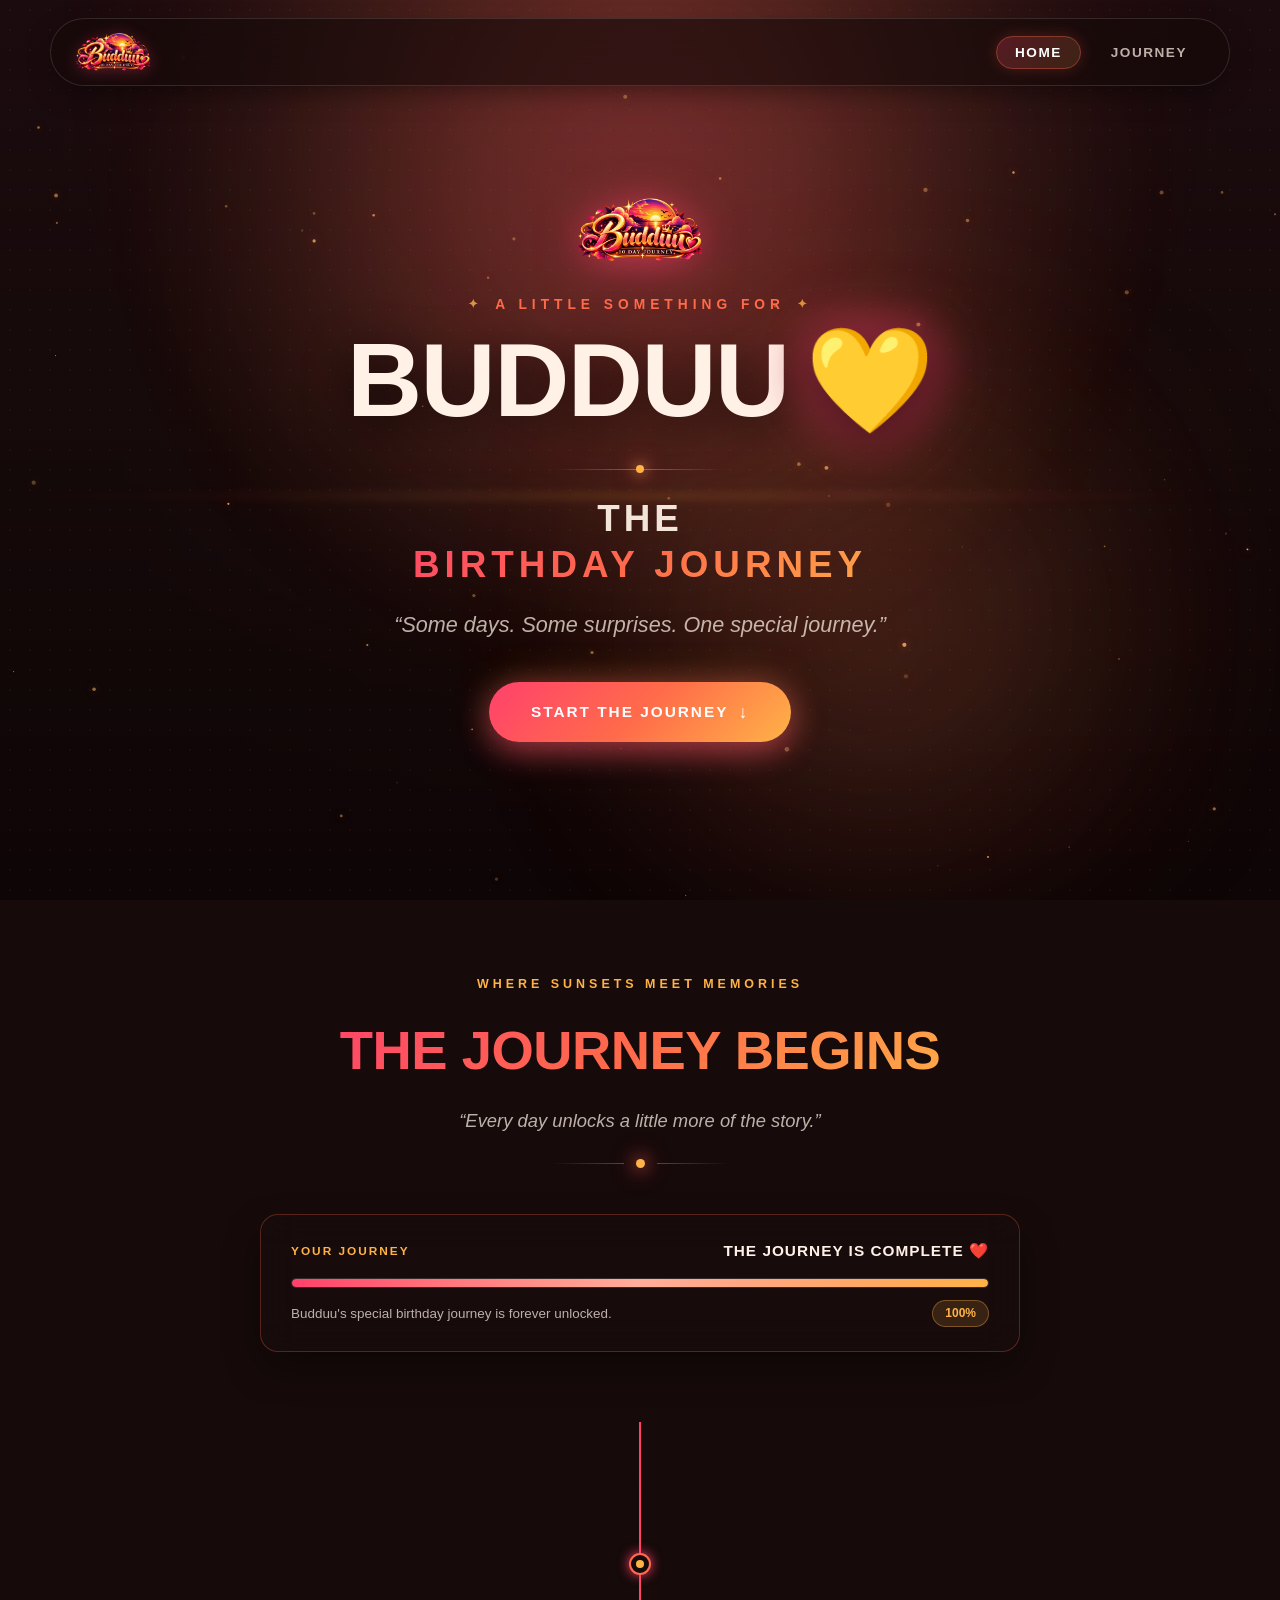
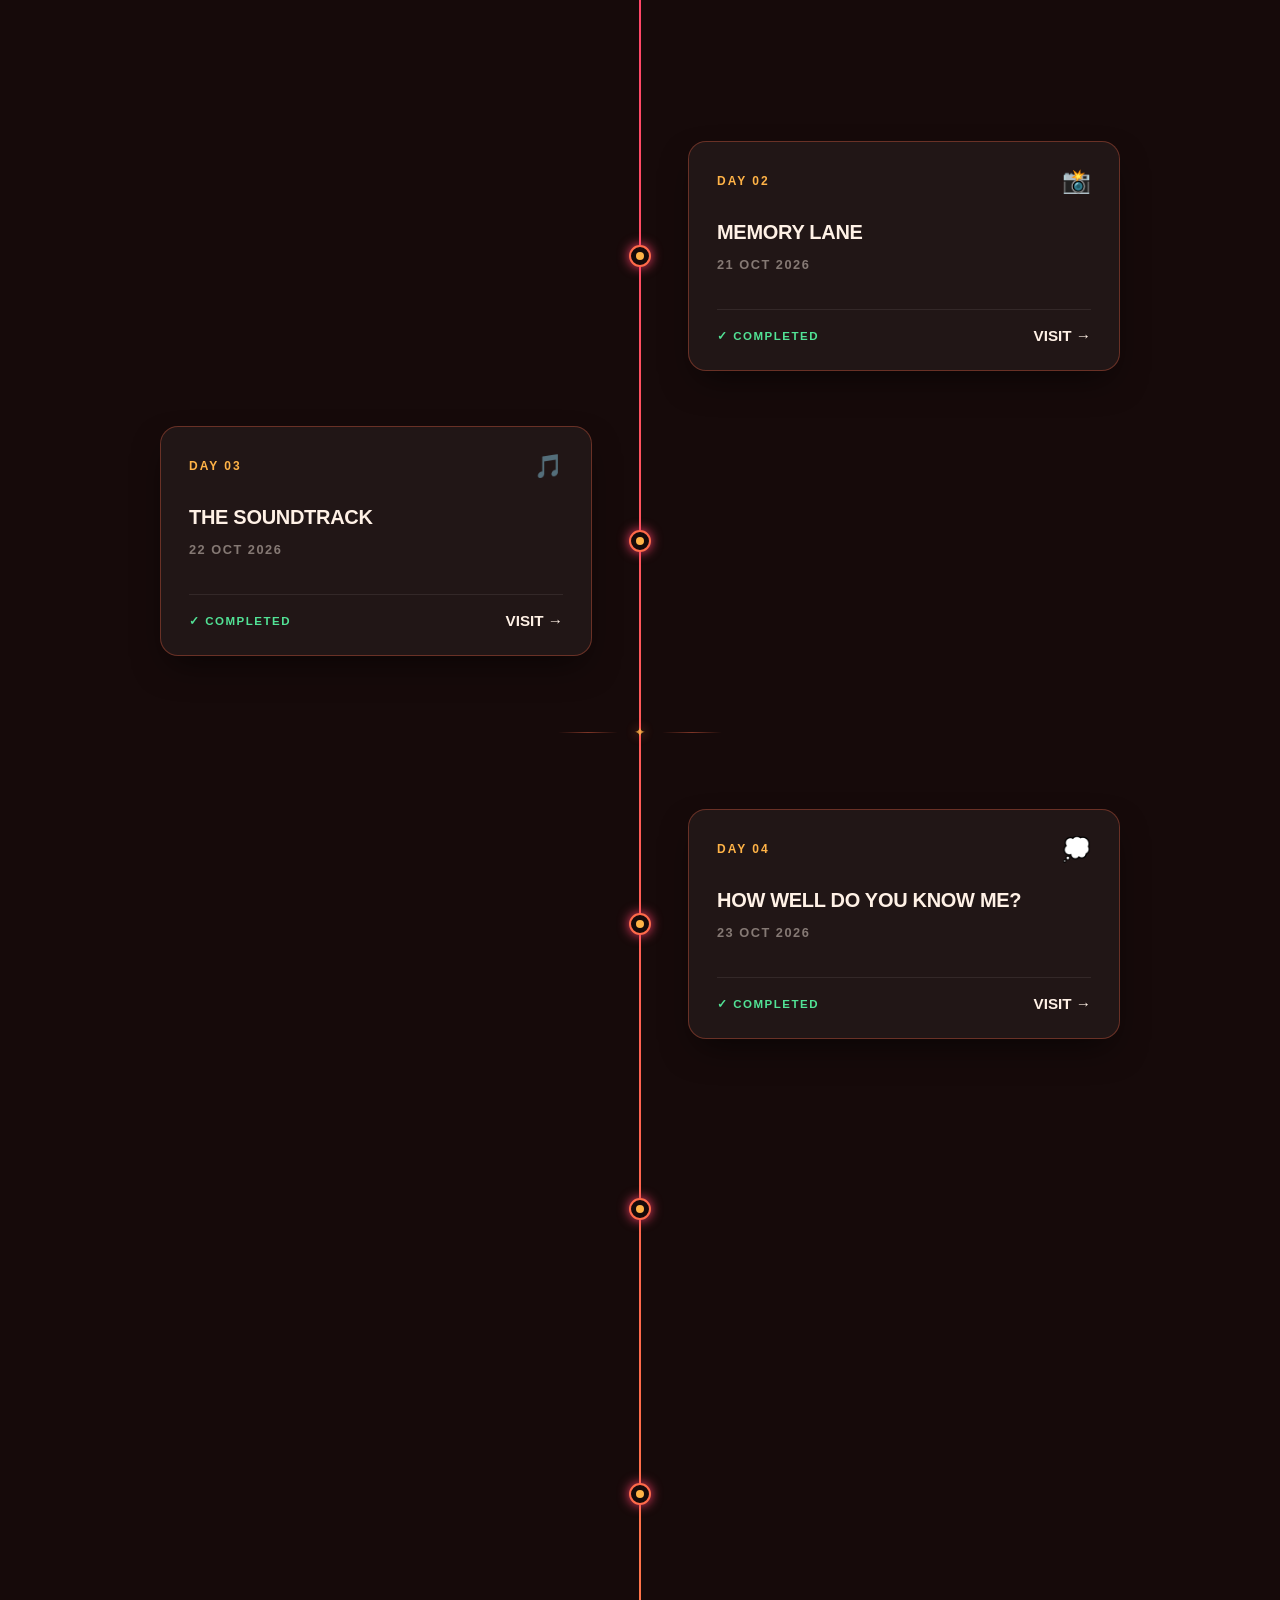
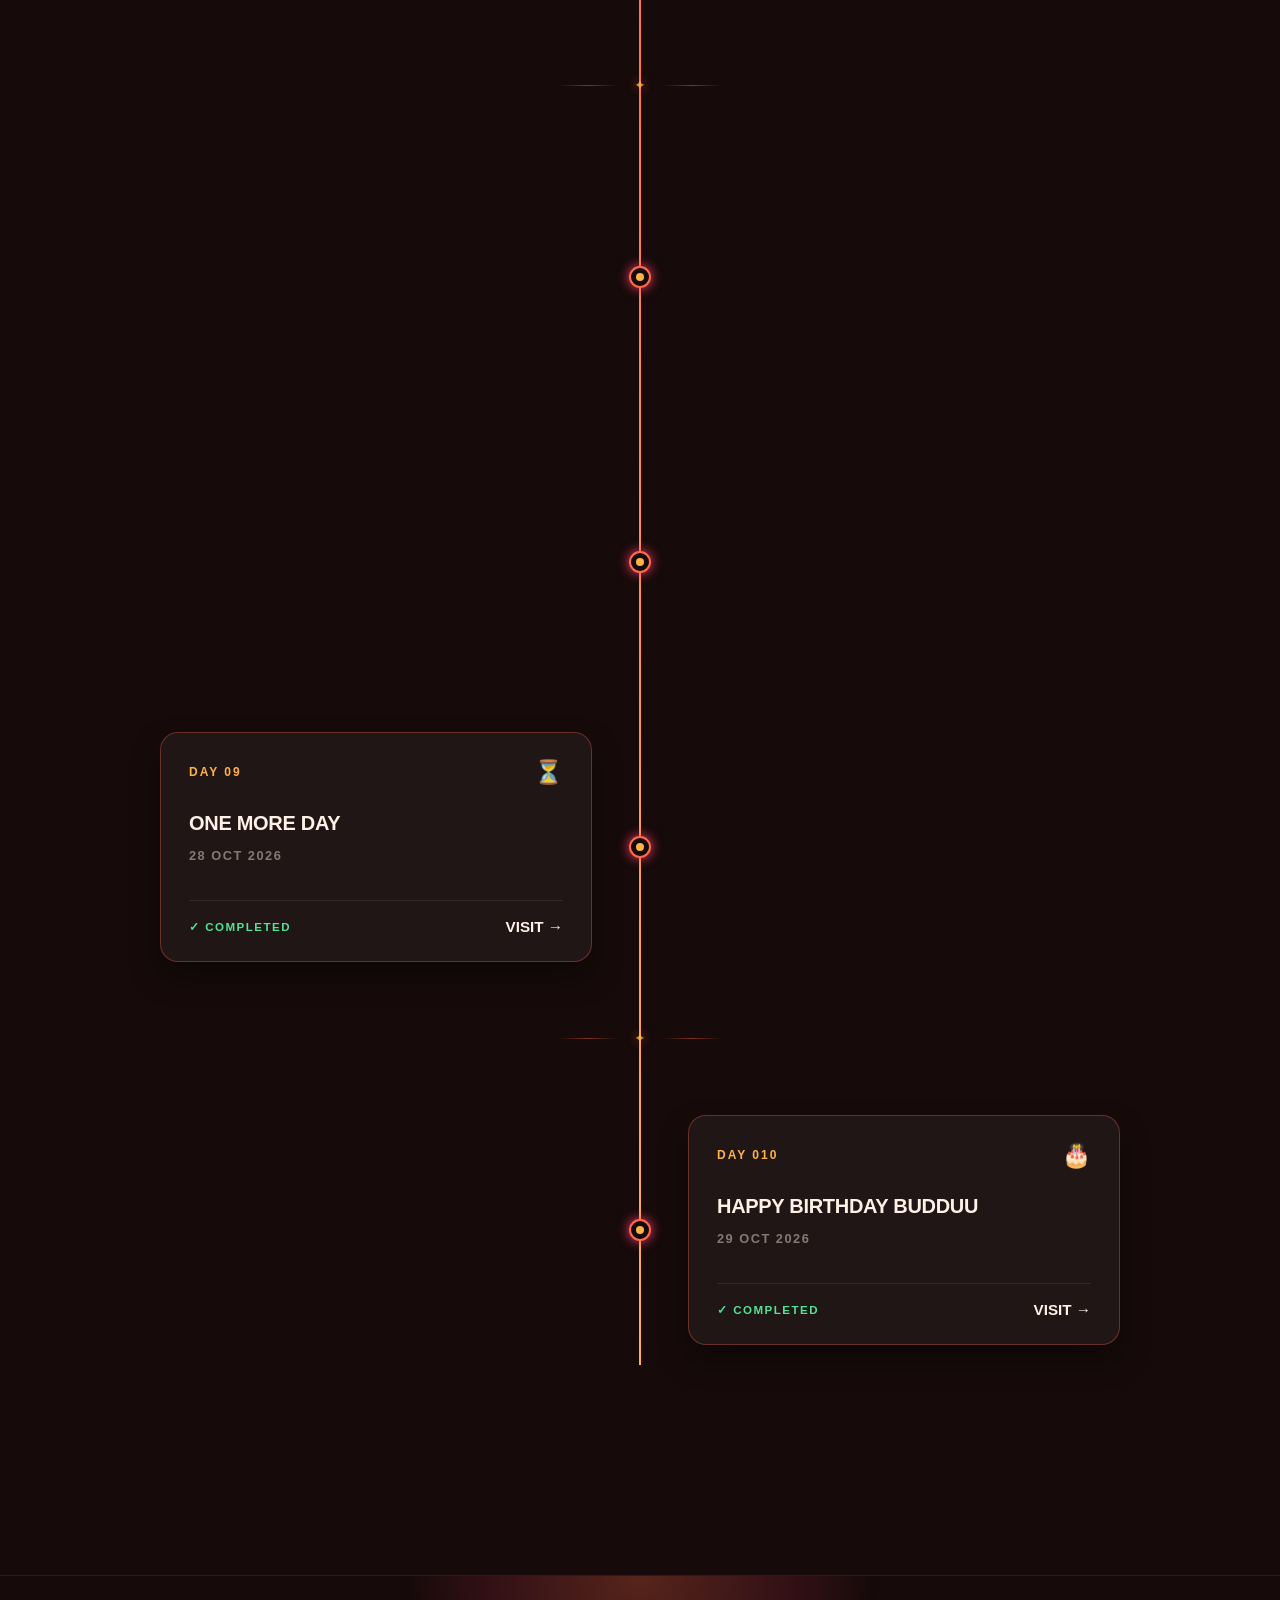
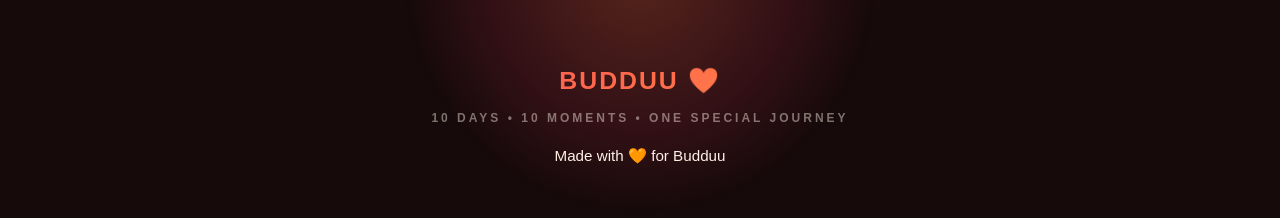
<file: index.html>
<!DOCTYPE html>
<html lang="en">
<head>
  <meta charset="UTF-8">
  <meta name="viewport" content="width=device-width, initial-scale=1.0">
  <title>BUDDUU — 10 Day Birthday Journey ❤️🌅</title>
  <link rel="icon" type="image/png" href="favicon.png">
  <link rel="stylesheet" href="global.css">
  <link rel="stylesheet" href="style.css">

  <!-- Immediate zero-flash lock evaluation (20 October 2026, 12:00 AM IST) -->
  <script>
    (function () {
      const UNLOCK_TIMESTAMP = new Date("2026-10-20T00:00:00+05:30").getTime();
      if (Date.now() < UNLOCK_TIMESTAMP) {
        document.documentElement.classList.add("prelaunch-locked");
      }
    })();
  </script>
</head>
<body class="home-body">

  <!-- Multi-layered Sunset Horizon & Cosmic Atmosphere (Always active) -->
  <div class="sunset-atmospheric-sky" aria-hidden="true">
    <div class="sky-gradient-base"></div>
    <div class="sky-film-grain"></div>
    <div class="sky-orb orb-major" id="parallaxOrb1"></div>
    <div class="sky-orb orb-minor" id="parallaxOrb2"></div>
    <div class="sky-orb orb-tertiary" id="parallaxOrb3"></div>
    <div class="sky-horizon-flare"></div>
    <div class="sky-aurora-beam"></div>
  </div>

  <!-- Ambient Micro-Star & Dust Canvas -->
  <canvas class="ambient-stars-canvas" id="starsCanvas" aria-hidden="true"></canvas>

  <!-- Centered Prelaunch Stage: Logo + Countdown Timer + Hint -->
  <div class="prelaunch-logo-stage" id="prelaunchLogoStage" aria-label="BUDDUU Prelaunch">
    <div class="prelaunch-content-container">
      
      <!-- Centered Glowing Logo -->
      <div class="prelaunch-logo-wrapper">
        <div class="prelaunch-logo-halo" aria-hidden="true"></div>
        <img src="logo.png" alt="BUDDUU Logo" class="prelaunch-logo-image">
      </div>

      <!-- Sunset Countdown Timer -->
      <div class="prelaunch-countdown" id="prelaunchCountdown" aria-label="Countdown to Journey Unlock">
        <div class="countdown-unit-box">
          <span class="countdown-num" id="timerDays">00</span>
          <span class="countdown-tag">DAYS</span>
        </div>
        <span class="countdown-colon" aria-hidden="true">:</span>
        <div class="countdown-unit-box">
          <span class="countdown-num" id="timerHours">00</span>
          <span class="countdown-tag">HOURS</span>
        </div>
        <span class="countdown-colon" aria-hidden="true">:</span>
        <div class="countdown-unit-box">
          <span class="countdown-num" id="timerMinutes">00</span>
          <span class="countdown-tag">MINUTES</span>
        </div>
        <span class="countdown-colon" aria-hidden="true">:</span>
        <div class="countdown-unit-box">
          <span class="countdown-num" id="timerSeconds">00</span>
          <span class="countdown-tag">SECONDS</span>
        </div>
      </div>

      <!-- Romantic / Mysterious Sunset Hint -->
      <div class="prelaunch-hint-wrapper">
        <p class="prelaunch-hint-text">
          <span class="hint-sparkle">✦</span>
          A special sunset story is waiting to unfold for Budduu...
          <span class="hint-sparkle">✦</span>
        </p>
        <span class="prelaunch-subhint">Unlocks 20 October at 12:00 AM IST 🌅💛</span>
      </div>

    </div>
  </div>

  <!-- Floating Glass Navbar -->
  <header>
    <nav class="site-nav" aria-label="Main Navigation">
      <a href="index.html" class="nav-brand" aria-label="Budduu Birthday Journey Home">
        <img src="logo.png" alt="BUDDUU Logo" class="nav-logo" onerror="this.style.display='none'; this.nextElementSibling.style.display='block';">
        <span class="nav-brand-fallback">BUDDUU 💛</span>
      </a>
      <ul class="nav-links">
        <li><a href="index.html" class="nav-link active">Home</a></li>
        <li><a href="#journey" class="nav-link">Journey</a></li>
      </ul>
    </nav>
  </header>

  <main>
    <!-- Cinematic Fullscreen Hero Stage -->
    <section class="hero-stage" id="hero" aria-label="Cinematic Introduction">
      <div class="hero-cinematic-wrapper" id="heroParallaxContent">
        
        <!-- 0.6s: Logo Entrance with Halo -->
        <div class="hero-logo-box seq-item seq-logo">
          <div class="logo-backdrop-halo" aria-hidden="true"></div>
          <img src="logo.png" alt="BUDDUU Logo" class="hero-logo-image" onerror="this.style.display='none';">
        </div>

        <!-- 1.0s: Eyebrow -->
        <p class="hero-eyebrow-text seq-item seq-eyebrow">
          <span class="eyebrow-sparkle">✦</span> A LITTLE SOMETHING FOR <span class="eyebrow-sparkle">✦</span>
        </p>

        <!-- 1.3s: Recipient Name -->
        <h1 class="hero-name-title seq-item seq-recipient">
          <span class="name-text">BUDDUU</span>
          <span class="name-heart" aria-hidden="true">💛</span>
        </h1>

        <!-- 1.5s: Sunset Horizon Glow Divider -->
        <div class="hero-glow-divider seq-item seq-divider" aria-hidden="true">
          <span class="divider-beam-left"></span>
          <span class="divider-core-gem"></span>
          <span class="divider-beam-right"></span>
        </div>

        <!-- 1.7s & 2.0s: Journey Main Title -->
        <h2 class="hero-journey-headline">
          <span class="headline-part-one seq-item seq-title-top">THE</span>
          <span class="headline-part-two seq-item seq-title-bottom">BIRTHDAY JOURNEY</span>
        </h2>

        <!-- 2.4s: Emotional Subtitle -->
        <p class="hero-emotional-subtitle seq-item seq-subtitle">
          “Some days. Some surprises. One special journey.”
        </p>

        <!-- 2.8s: Primary CTA -->
        <div class="hero-action-group seq-item seq-cta">
          <a href="#journey" class="btn btn-primary hero-start-btn" id="startJourneyBtn">
            <span>START THE JOURNEY</span>
            <span class="cta-arrow" aria-hidden="true">↓</span>
          </a>
        </div>

      </div>

    </section>

    <!-- Journey Section -->
    <section class="journey-stage-section" id="journey">
      <div class="container">

        <!-- Journey Introduction Banner -->
        <div class="journey-intro-banner">
          <span class="journey-kicker">WHERE SUNSETS MEET MEMORIES</span>
          <h2 class="journey-headline-gradient">THE JOURNEY BEGINS</h2>
          <p class="journey-narrative-subtext">“Every day unlocks a little more of the story.”</p>
          
          <div class="journey-milestone-marker" aria-hidden="true">
            <span class="marker-line-left"></span>
            <span class="marker-core-dot"></span>
            <span class="marker-line-right"></span>
          </div>
        </div>

        <!-- Interactive Journey Progress Card -->
        <div class="journey-progress-container glass-card" id="journeyProgressCard" role="region" aria-label="Current Journey Status">
          <div class="progress-meta-row">
            <span class="progress-label-tag">YOUR JOURNEY</span>
            <span class="progress-status-headline" id="progressStatusText">CHECKING DATES...</span>
          </div>
          <div class="progress-track-wrapper">
            <div class="progress-bar-fill" id="progressBarFill" style="width: 0%;">
              <div class="progress-shimmer"></div>
            </div>
          </div>
          <div class="progress-footer-row">
            <span class="progress-hint" id="progressHintText">Calculating sunset timeline...</span>
            <span class="progress-percentage-pill" id="progressPercentagePill">0%</span>
          </div>
        </div>

        <!-- 10-Day Connected Timeline & Cards -->
        <div class="journey-timeline-track" id="journeyTimeline">
          <!-- Continuous glowing spine line with dynamic scroll progress -->
          <div class="timeline-vertical-spine" aria-hidden="true">
            <div class="timeline-spine-glow" id="timelineSpineGlow"></div>
          </div>
          
          <!-- Cards dynamically injected and hydrated by script.js -->
          <div class="timeline-cards-flow" id="timelineCardsContainer"></div>
        </div>

      </div>
    </section>
  </main>

  <!-- Upgraded Sunset Footer -->
  <footer class="site-footer cinematic-footer">
    <div class="footer-ambient-glow" aria-hidden="true"></div>
    <div class="container">
      <div class="footer-content-lockup">
        <h3 class="footer-brand-title">BUDDUU <span class="footer-heart">💛</span></h3>
        <p class="footer-journey-caps">10 DAYS &bull; 10 MOMENTS &bull; ONE SPECIAL JOURNEY</p>
        <p class="footer-signature-line">Made with <span class="footer-heart">🧡</span> for Budduu</p>
      </div>
    </div>
  </footer>

  <script src="global.js"></script>
  <script src="script.js"></script>
</body>
</html>
</file>
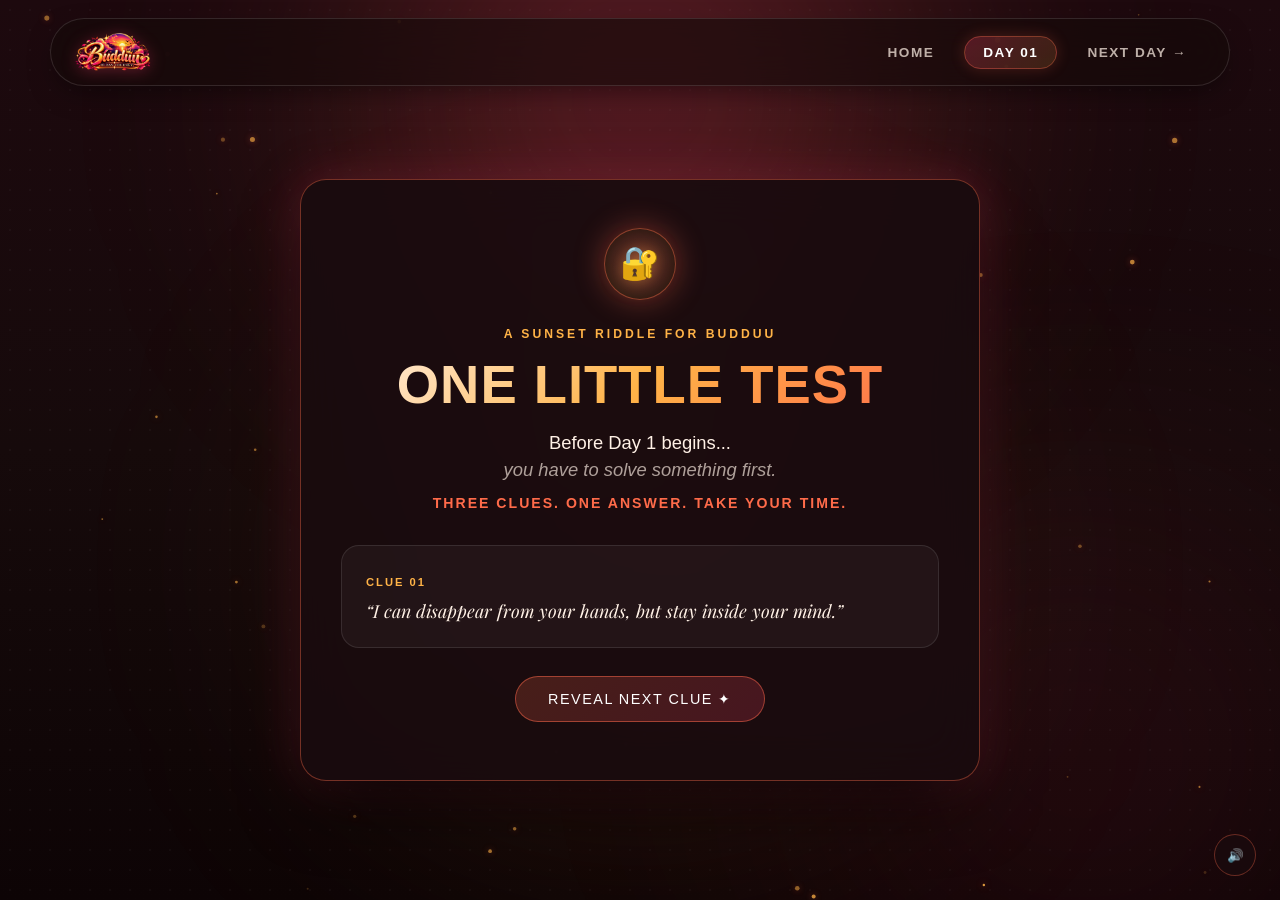
<file: day1.html>
<!DOCTYPE html>
<html lang="en">
<head>
  <meta charset="UTF-8">
  <meta name="viewport" content="width=device-width, initial-scale=1.0">
  <title>DAY 01 — THE BEGINNING | Budduu Journey 💛🌅</title>
  <link rel="icon" type="image/png" href="favicon.png">
  <link rel="preconnect" href="https://fonts.googleapis.com">
  <link rel="preconnect" href="https://fonts.gstatic.com" crossorigin>
  <link href="https://fonts.googleapis.com/css2?family=Caveat:wght@600;700&family=Playfair+Display:ital,wght@0,600;0,700;1,400&display=swap" rel="stylesheet">
  <link rel="stylesheet" href="global.css">
  <link rel="stylesheet" href="day1.css">

  <!-- Immediate Zero-Flash Lock Guard -->
  <script>
    (function () {
      const UNLOCK_TIMESTAMP = new Date("2026-10-20T00:00:00+05:30").getTime();
      const params = new URLSearchParams(window.location.search);
      const preview = params.get("previewDate");
      const checkTime = preview ? new Date(preview + "T00:00:00+05:30").getTime() : Date.now();
      if (checkTime < UNLOCK_TIMESTAMP) {
        document.documentElement.classList.add("date-locked");
      }
    })();
  </script>
</head>
<body class="day1-body">

  <!-- Ambient Sunset Sky Background -->
  <div class="day1-ambient-sky" aria-hidden="true">
    <div class="sky-tint-base"></div>
    <div class="sky-glow-top"></div>
    <div class="sky-glow-mid"></div>
    <div class="sky-glow-bottom"></div>
    <div class="sky-grain-layer"></div>
  </div>

  <!-- Ambient Micro Particles Canvas -->
  <canvas id="day1ParticlesCanvas" class="day1-particles-canvas" aria-hidden="true"></canvas>

  <!-- Golden Confetti Canvas for Celebratory Moments -->
  <canvas id="confettiCanvas" style="position: fixed; inset: 0; pointer-events: none; z-index: 9999;"></canvas>

  <!-- Ambient Sound Toggle -->
  <button type="button" class="sound-toggle-btn" id="soundToggleBtn" aria-label="Toggle Sound Effects" title="Toggle Sound">
    <span id="soundIcon">🔊</span>
  </button>

  <!-- Navigation Bar -->
  <header>
    <nav class="site-nav" aria-label="Main Navigation">
      <a href="index.html" class="nav-brand" aria-label="Return to Homepage">
        <img src="logo.png" alt="BUDDUU Logo" class="nav-logo" onerror="this.style.display='none'; this.nextElementSibling.style.display='block';">
        <span class="nav-brand-fallback">BUDDUU 💛</span>
      </a>
      <ul class="nav-links">
        <li><a href="index.html" class="nav-link">Home</a></li>
        <li><a href="day1.html" class="nav-link active">Day 01</a></li>
        <li><a href="day2.html" class="nav-link" id="navNextDayBtn">Next Day →</a></li>
      </ul>
    </nav>
  </header>

  <!-- =========================================================
       GATE 1: DATE LOCK VIEW (Active before 20 October 2026)
       ========================================================= -->
  <section id="day1DateLockedView" class="day1-locked-view" style="display: none;" aria-label="Day 1 Locked by Date">
    <div class="locked-card-container">
      <div class="locked-icon-halo" aria-hidden="true">🔒</div>
      <span class="locked-tag">DAY 1</span>
      <h1 class="locked-heading">THE JOURNEY HASN'T BEGUN YET.</h1>
      <p class="locked-quote">“Something is waiting here...”</p>
      <div class="locked-date-pill" id="dateLockCountdown">Unlocks on 20 October 2026</div>
      <div class="locked-actions">
        <a href="index.html#journey" class="foot-next-btn">← BACK TO JOURNEY</a>
      </div>
    </div>
  </section>

  <!-- =========================================================
       GATE 2: GAME LOCK VIEW (Appears once Date Lock opens)
       ========================================================= -->
  <section id="day1GameLockedView" class="day1-game-lock-view" style="display: none;" aria-label="Day 1 Puzzle Challenge">
    <div class="game-puzzle-card">
      <div class="game-lock-halo" aria-hidden="true">
        <span class="lock-glow-icon">🔐</span>
      </div>

      <span class="game-kicker-tag">A SUNSET RIDDLE FOR BUDDUU</span>
      <h1 class="game-main-title">ONE LITTLE TEST</h1>
      
      <p class="game-subtitle-lead">
        Before Day 1 begins...<br>
        <span>you have to solve something first.</span>
      </p>

      <p class="game-instructions-note">
        Three clues. One answer. Take your time.
      </p>

      <!-- Clues Stream -->
      <div class="clues-stream" role="region" aria-label="Puzzle Clues">
        <!-- Clue 01 -->
        <div class="clue-card is-visible" id="clueCard1">
          <div class="clue-badge">CLUE 01</div>
          <p class="clue-verse">“I can disappear from your hands, but stay inside your mind.”</p>
        </div>

        <!-- Clue 02 -->
        <div class="clue-card" id="clueCard2" style="display: none;">
          <div class="clue-badge">CLUE 02</div>
          <p class="clue-verse">“You cannot touch me, but a single photograph can bring me back.”</p>
        </div>

        <!-- Clue 03 -->
        <div class="clue-card" id="clueCard3" style="display: none;">
          <div class="clue-badge">CLUE 03</div>
          <p class="clue-verse">“Years can pass, and I can still make you smile.”</p>
        </div>
      </div>

      <!-- Progressive Clue Reveal Button -->
      <div class="clue-actions-wrap" id="clueActionsWrap">
        <button type="button" class="reveal-clue-btn" id="revealNextClueBtn">
          <span>REVEAL NEXT CLUE</span>
          <span aria-hidden="true"> ✦</span>
        </button>
      </div>

      <!-- Choices Panel (Revealed after Clue 03) -->
      <div class="puzzle-choices-panel" id="puzzleChoicesPanel" style="display: none;">
        <span class="choices-prompt-text">Choose carefully, Budduu:</span>
        <div class="choices-grid" role="group" aria-label="Puzzle Options">
          <button type="button" class="choice-chip" data-answer="DREAM">DREAM</button>
          <button type="button" class="choice-chip" data-answer="MEMORY">MEMORY</button>
          <button type="button" class="choice-chip" data-answer="TIME">TIME</button>
          <button type="button" class="choice-chip" data-answer="MOMENT">MOMENT</button>
          <button type="button" class="choice-chip" data-answer="FEELING">FEELING</button>
        </div>

        <div class="puzzle-feedback-toast" id="puzzleFeedbackToast" aria-live="polite"></div>

        <div class="puzzle-hint-wrapper" id="puzzleHintWrapper" style="display: none;">
          <button type="button" class="btn-text-hint" id="requestHintBtn">NEED A HINT?</button>
          <div class="hint-message-box" id="hintMessageBox" style="display: none;">
            <span aria-hidden="true">💡</span>
            <p>“Sometimes the past lives quietly inside us.”</p>
          </div>
        </div>
      </div>

      <!-- Success Transition Overlay -->
      <div class="puzzle-success-overlay" id="puzzleSuccessOverlay" style="display: none;" aria-live="assertive">
        <div class="success-inner-content">
          <div class="success-ring-spark" aria-hidden="true">✨</div>
          <h2 class="success-heading">CORRECT.</h2>
          <p class="success-subtext">Maybe you were ready for this journey after all. <span class="letter-heart">❤️</span></p>
          <div class="success-loader-bar">
            <div class="loader-bar-fill"></div>
          </div>
          <span class="unlocking-tag">UNLOCKING DAY 1...</span>
        </div>
      </div>

    </div>
  </section>

  <!-- =========================================================
       ACTUAL DAY 1 CONTENT (Accessible after Game Lock is solved)
       ========================================================= -->
  <div id="day1UnlockedView" class="day1-unlocked-view" style="display: none;">

    <!-- EXPERIENCE 1: CINEMATIC OPENING (Fullscreen Sunset Scene) -->
    <section id="cinematicIntro" class="cinematic-intro-stage" aria-label="Cinematic Day 1 Prelude">
      <div class="cinematic-sunset-backdrop" aria-hidden="true">
        <div class="intro-sun-orb"></div>
        <div class="intro-sun-rays"></div>
        <div class="intro-distant-mountains"></div>
        <div class="intro-horizon-water"></div>
      </div>

      <div class="intro-text-cluster" id="introTextCluster">
        <p class="intro-line line-1" id="introLine1">“Some journeys don't need a map...”</p>
        <p class="intro-line line-2" id="introLine2">“They just need a beginning.”</p>
        <p class="intro-line line-3" id="introLine3">“Welcome to Day 1.”</p>
        <h2 class="intro-line line-4" id="introLine4">THE BEGINNING</h2>
      </div>

      <button type="button" class="intro-skip-btn" id="skipIntroBtn" aria-label="Skip Introduction">
        SKIP INTO SUNSET ↓
      </button>
    </section>

    <!-- MAIN DAY 1 JOURNEY STAGE -->
    <main id="mainDay1Content" class="day1-main-stage">
      <div class="container" style="max-width: 900px; margin: 0 auto; padding: 0 20px;">

        <!-- Progress Indicator Bar -->
        <div class="day1-progress-strip" role="region" aria-label="Journey Progress">
          <div class="progress-strip-left">
            <span class="progress-pill-badge">DAY 01 / 10</span>
            <span class="progress-sub-caption">The First Step</span>
          </div>
          <div class="progress-strip-track">
            <div class="progress-strip-fill" style="width: 10%;"></div>
          </div>
          <span class="progress-strip-percentage">10%</span>
        </div>

        <!-- EXPERIENCE 2: INTERACTIVE ENVELOPE & LETTER -->
        <section class="envelope-showcase-section" id="envelopeSection" aria-label="Personal Letter">
          <div class="section-cue-header">
            <span class="cue-kicker">A LITTLE LETTER JUST FOR YOU</span>
            <h2 class="cue-title">There's something I wanted you to read...</h2>
          </div>

          <!-- Tactile 3D Envelope Container -->
          <div class="envelope-stage-container">
            <div 
              class="interactive-envelope" 
              id="interactiveEnvelope" 
              role="button" 
              tabindex="0" 
              aria-label="Open Letter for Budduu"
            >
              <div class="envelope-ambient-glow" aria-hidden="true"></div>
              <div class="envelope-pocket-back"></div>

              <!-- Front folding flaps -->
              <div class="envelope-flaps-front">
                <div class="flap-left"></div>
                <div class="flap-right"></div>
                <div class="flap-bottom"></div>
              </div>

              <!-- Top folding flap with Wax Seal -->
              <div class="envelope-flap-top" id="envelopeFlapTop">
                <div class="wax-seal-badge" aria-hidden="true">
                  <span>💌</span>
                </div>
              </div>
            </div>

            <!-- Letter Paper (Click karne ke baad smoothly bahar aayega) -->
            <div class="parchment-sheet-container" id="parchmentContainer">
              <article class="envelope-letter-paper" id="envelopeLetter" aria-label="Birthday Letter">
                <div class="letter-paper-texture"></div>
                <div class="letter-seal-watermark" aria-hidden="true">💛</div>
                
                <header class="letter-header">
  <h3 class="letter-salutation">
    Dear Budduu <span class="letter-heart">💛🫂</span>
  </h3>
</header>

<div class="letter-content-blocks" id="letterBodyBlocks">

  <p class="letter-block block-1">Accha sun... ❤️</p>

  <p class="letter-block block-2">
    Sabse pehle toh ye mat sochna ki maine itni mehnat kyun ki
    aur ye sab banane ki kya zarurat thi. 😂❤️
  </p>

  <p class="letter-block block-3">
    Bas yaar, iss baar tera birthday thoda alag karna tha.
    Har baar ki tarah sirf birthday wish karke baat khatam nahi karni thi.
  </p>

  <p class="letter-block block-4">
    Kuch aisa karna tha jo tere liye special ho, jo thoda alag ho
    aur jise tu baad mein bhi yaad kare.
    (Agar yaad raha tab 😒
    Khair...) Kya pata mujhe hi bhool jaaye, as always. 😭❤️
  </p>

  <p class="letter-block block-5">
    Isliye ye poore days ka plan banaya hai.
    Pata hai, thoda extra hai...
    par chal, tere liye itna toh banta hai. 🤌🏻😭
  </p>

  <p class="letter-block block-6">
    Honestly, mujhe nahi pata tujhe ye sab dekh ke kaisa lagega.
    Tu emotional hoga ya phir, as always, koi farak hi nahi padega. 😒
    Khair...
  </p>

  <p class="letter-block block-7">
    Lekin jo bhi ho, maine ye sab apni taraf se poori effort se banaya hai. 🧡
  </p>

  <p class="letter-block block-8">
    Apni friendship mein bohot saari cheezein hoti hain.
    Hasi-mazaak hota hai, kabhi arguments bhi hote hain.
    Kabhi ek doosre ki taang kheenchte hain,
    kabhi bina matlab ke pareshan karte hain.
  </p>

  <p class="letter-block block-9">
    Kabhi main pyaar jatata hoon, par aapko problem hoti hai
    ya phir awkward feel hota hai...
    kya bolun phir main? 😂😭
  </p>

  <p class="letter-block block-10">
    Lekin in sabke beech kuch log life mein important ban jaate hain,
    aur unke liye kuch karne ka mann khud hi karta hai.
    (Expect from you 🤡)
  </p>

  <p class="letter-block block-11">
    Toh Budduu, ye wahi chhoti si koshish hai meri taraf se. 🧡
  </p>

  <p class="letter-block block-12">
    Agle kuch din tak tujhe har din yahan kuch naya milega.
    Kya milega, woh abhi nahi bataunga.
    Itna suspense toh banta hai na, birthday boy. 😉🔐
  </p>

  <p class="letter-block block-13">Bas ek baat bolni thi...</p>

  <p class="letter-block block-14 letter-closing-highlight">
    Thank you, Budduu, meri life ka part hone ke liye. 💛🫂
  </p>

  <p class="letter-block block-15">
    Baaki zyada emotional nahi hounga,
    kyunki mere emotions ki value nahi hai... 🥲💔
  </p>

  <p class="letter-block block-16">
    Aaj Day 1 hai, abhi toh aur din bhi baaki hain. 🌅
  </p>

  <p class="letter-block block-17">
    Toh aaram se enjoy kar, aur haan, next day unlock karne ke
    chakkar mein koi setting mat karna.
    Sab apne time pe khulega. 😭🔒
  </p>

  <p class="letter-block block-18 letter-closing-highlight">
    Happy Birthday in advance, Budduu! 💛🌅
  </p>

  <p class="letter-block block-19">
    Abhi toh bas shuruaat hai, mere bhai.
  </p>

  <p class="letter-block block-20">
    Baaki milte hain kal. 🫂❤️
  </p>

  <p class="letter-block block-21 letter-closing-highlight">
    Tera Tedduu,<br>
    Shahid 🧡
  </p>

  <p class="letter-block block-22">
    P.S. Itna padh liya hai toh ab smile kar de.
    Bohot efforts laga kar banaya hai tere liye. 😂❤️
  </p>

</div>
              </article>
            </div>
          </div>
        </section>

        <!-- EXPERIENCE 3: HIDDEN MESSAGE TEASER -->
        <section class="personal-touch-section" id="personalTouchSection" style="display: none;" aria-label="Teaser Message">
          <div class="personal-touch-card">
            <div class="whisper-cue">
              <span class="whisper-dot"></span>
              <span class="whisper-text">Psst...</span>
            </div>
            <h3 class="teaser-statement">This is only the beginning.</h3>
            <p class="teaser-substatement">There are 9 more surprises waiting for you. 👀</p>

            <button type="button" class="teaser-reveal-btn" id="revealHiddenBtn">
              WAIT... THERE'S MORE 👀
            </button>

            <div class="hidden-secret-card" id="hiddenSecretCard" style="display: none;">
              <div class="secret-divider-line"></div>
              <p class="secret-line line-a">Okay okay...</p>
              <p class="secret-line line-b">I won't spoil everything yet.</p>
              <p class="secret-line line-c">But here's a tiny hint:</p>
              <div class="secret-hint-pill">
                Tomorrow takes us to something <span class="letter-heart">❤️</span> and <span class="letter-heart">🫂</span> in the sunset. 🌅
              </div>
              <p class="secret-line line-d">See you on Day 2. <span class="letter-heart">❤️</span></p>
            </div>
          </div>
        </section>

        <!-- DAY 1 COMPLETION LOCKUP & CHAPTER NAVIGATION -->
        <section class="day1-completion-section" id="completionSection" style="display: none;" aria-label="Day 1 Complete">
          <div class="completion-indicator-box">
            <div class="completion-check-icon">✓</div>
            <span class="completion-pill">DAY 1 COMPLETE ✓</span>
            <h2 class="completion-next-title">You've officially started the journey. <span class="letter-heart">❤️</span></h2>
            <p class="completion-subtext">Ready for the next chapter?</p>
          </div>

          <div class="day1-foot-nav-cluster">
            <a href="index.html" class="foot-home-btn">← HOME</a>
            <a href="day2.html" class="foot-next-btn" id="completionNextDayBtn">DAY 2 →</a>
          </div>

          <div class="day1-signoff-summary">
            <span class="signoff-tag">DAY 01</span>
            <h3 class="signoff-title">THE BEGINNING</h3>
            <p class="signoff-quote">“Every journey starts somewhere.”</p>
          </div>
        </section>

      </div>
    </main>

    <!-- Upgraded Minimal Footer -->
    <footer class="site-footer day1-site-footer">
      <div class="container">
        <p style="margin-bottom: 6px;">Made with <span class="letter-heart">❤️</span> for Budduu</p>
        <p style="font-size: 0.8rem; color: rgba(255, 241, 230, 0.6); letter-spacing: 2px;">
          10 DAYS &bull; 10 MOMENTS &bull; ONE SPECIAL JOURNEY
        </p>
      </div>
    </footer>

  </div>

  <script src="global.js"></script>
  <script src="day1.js"></script>
</body>
</html>
</file>
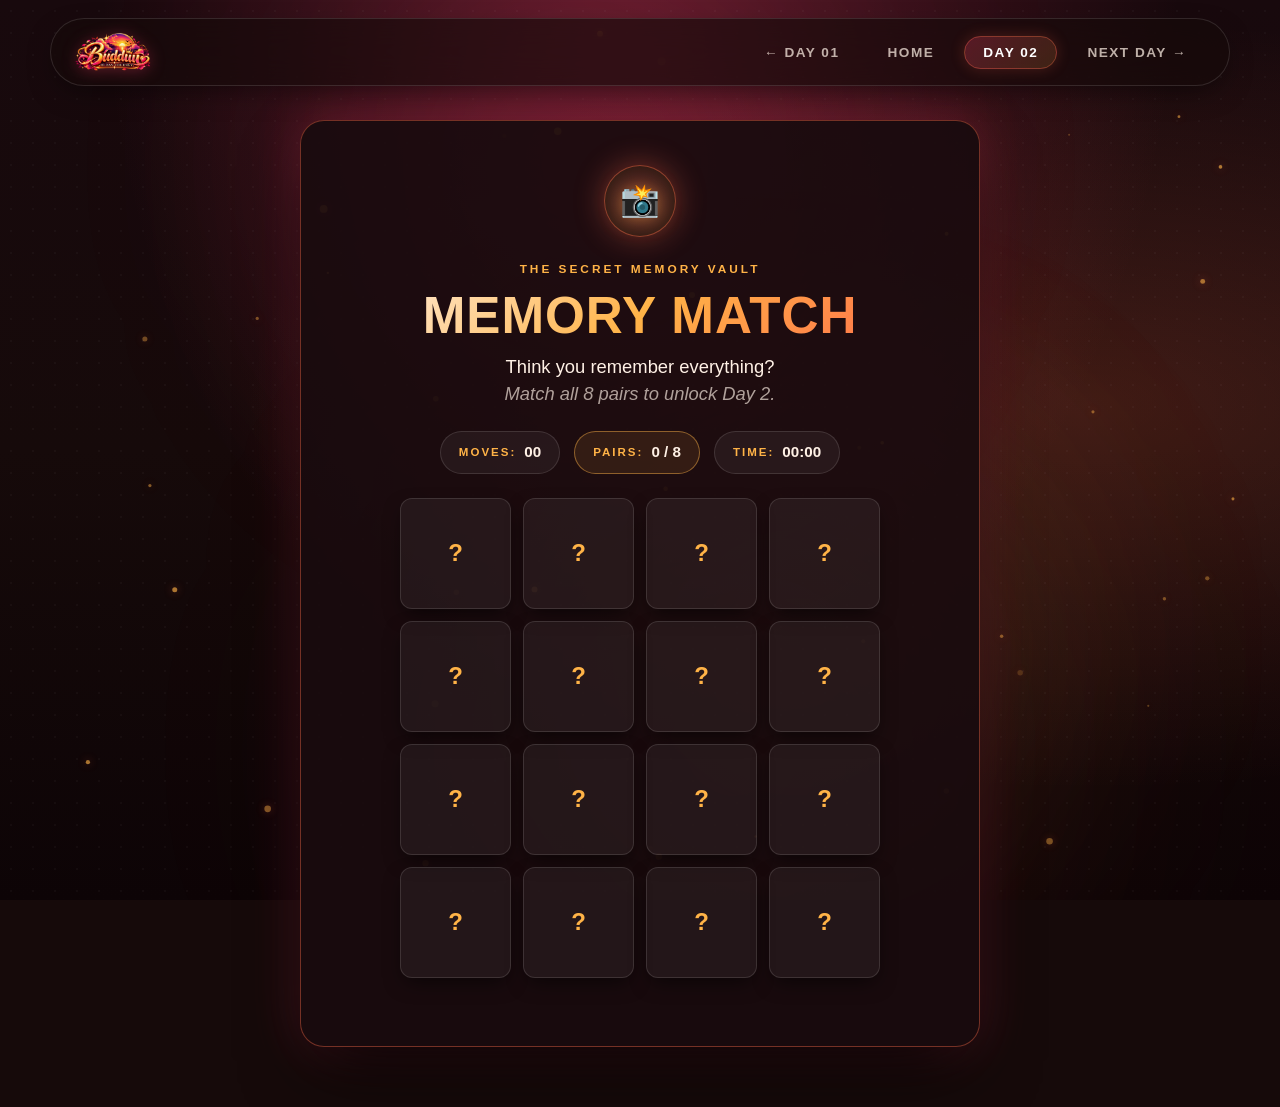
<file: day2.html>
<!DOCTYPE html>
<html lang="en">
<head>
  <meta charset="UTF-8">
  <meta name="viewport" content="width=device-width, initial-scale=1.0">
  <title>DAY 02 — MEMORY LANE | Budduu Journey 📸🕰️</title>
  <link rel="icon" type="image/png" href="favicon.png">
  <link rel="preconnect" href="https://fonts.googleapis.com">
  <link rel="preconnect" href="https://fonts.gstatic.com" crossorigin>
  <link href="https://fonts.googleapis.com/css2?family=Caveat:wght@600;700&family=Playfair+Display:ital,wght@0,600;0,700;1,400&display=swap" rel="stylesheet">
  <link rel="stylesheet" href="global.css">
  <link rel="stylesheet" href="day2.css">

  <!-- Immediate Zero-Flash Lock Guard (21 October 2026, 12:00 AM IST) -->
  <script>
    (function () {
      const UNLOCK_TIMESTAMP = new Date("2026-10-21T00:00:00+05:30").getTime();
      const params = new URLSearchParams(window.location.search);
      const preview = params.get("previewDate");
      const checkTime = preview ? new Date(preview + "T00:00:00+05:30").getTime() : Date.now();
      if (checkTime < UNLOCK_TIMESTAMP) {
        document.documentElement.classList.add("date-locked");
      }
    })();
  </script>
</head>
<body class="day2-body">

  <!-- Nostalgic Sunset Layered Background -->
  <div class="day2-ambient-sky" aria-hidden="true">
    <div class="sky-base-tone"></div>
    <div class="sky-orb-rose"></div>
    <div class="sky-orb-amber"></div>
    <div class="sky-orb-sunset"></div>
    <div class="film-grain-veil"></div>
  </div>

  <!-- Ambient Light Bokeh & Dust Canvas -->
  <canvas id="day2BokehCanvas" class="day2-bokeh-canvas" aria-hidden="true"></canvas>

  <!-- Navigation Bar -->
  <header>
    <nav class="site-nav" aria-label="Main Navigation">
      <a href="index.html" class="nav-brand" aria-label="Return to Homepage">
        <img src="logo.png" alt="BUDDUU Logo" class="nav-logo" onerror="this.style.display='none'; this.nextElementSibling.style.display='block';">
        <span class="nav-brand-fallback">BUDDUU ❤️</span>
      </a>
      <ul class="nav-links">
        <li><a href="day1.html" class="nav-link">← Day 01</a></li>
        <li><a href="index.html" class="nav-link">Home</a></li>
        <li><a href="day2.html" class="nav-link active">Day 02</a></li>
        <li><a href="day3.html" class="nav-link" id="navNextDayBtn">Next Day →</a></li>
      </ul>
    </nav>
  </header>

  <!-- =========================================================
       GATE 1: DATE LOCK VIEW (Active before 21 October 2026)
       ========================================================= -->
  <section id="day2DateLockedView" class="day2-locked-view" style="display: none;" aria-label="Day 2 Locked by Date">
    <div class="locked-card-container">
      <div class="locked-icon-halo" aria-hidden="true">🔒</div>
      <span class="locked-tag">DAY 2</span>
      <h1 class="locked-heading">MEMORIES ARE WAITING.</h1>
      <p class="locked-quote">“This chapter unlocks on 21 October 2026.”</p>
      <div class="locked-date-pill" id="dateLockCountdown">Unlocks on 21 October 2026</div>
      <div class="locked-actions">
        <a href="index.html#journey" class="foot-next-btn">← BACK TO JOURNEY</a>
      </div>
    </div>
  </section>

  <!-- =========================================================
       GATE 2: MEMORY MATCH GAME LOCK
       ========================================================= -->
  <section id="day2GameLockedView" class="day2-game-lock-view" style="display: none;" aria-label="Day 2 Memory Match Challenge">
    <div class="match-game-card">
      <div class="game-lock-halo" aria-hidden="true">
        <span class="lock-glow-icon">📸</span>
      </div>

      <span class="game-kicker-tag">THE SECRET MEMORY VAULT</span>
      <h1 class="game-main-title">MEMORY MATCH</h1>
      
      <p class="game-subtitle-lead">
        Think you remember everything?<br>
        <span>Match all 8 pairs to unlock Day 2.</span>
      </p>

      <div class="match-stats-bar" role="region" aria-label="Game Stats">
        <div class="stat-pill">
          <span class="stat-label">MOVES:</span>
          <span class="stat-value" id="movesCountDisplay">00</span>
        </div>
        <div class="stat-pill highlight">
          <span class="stat-label">PAIRS:</span>
          <span class="stat-value" id="pairsCountDisplay">0 / 8</span>
        </div>
        <div class="stat-pill">
          <span class="stat-label">TIME:</span>
          <span class="stat-value" id="timerDisplay">00:00</span>
        </div>
      </div>

      <!-- 4x4 Memory Match Grid (16 Cards) -->
      <div class="memory-match-grid" id="memoryMatchGrid" role="grid" aria-label="4 by 4 Memory Match Cards"></div>

      <!-- Success Transition Overlay -->
      <div class="match-success-overlay" id="matchSuccessOverlay" style="display: none;" aria-live="assertive">
        <div class="success-inner-content">
          <div style="font-size: 2.8rem; margin-bottom: 12px;">✨</div>
          <h2 class="success-heading">YOU REMEMBERED. ❤️</h2>
          <p class="success-subtext">Some moments really are impossible to forget.</p>
          <div class="success-loader-bar">
            <div class="loader-bar-fill"></div>
          </div>
          <span style="font-size: 0.78rem; letter-spacing: 3px; font-weight: 700; color: #ffb347;">UNLOCKING DAY 2...</span>
        </div>
      </div>
    </div>
  </section>

  <!-- =========================================================
       ACTUAL DAY 2 CONTENT (Unlocked)
       ========================================================= -->
  <div id="day2UnlockedView" class="day2-unlocked-view" style="display: none;">

    <main id="mainDay2Content" class="day2-main-stage">
      <div class="container" style="max-width: 1040px; margin: 0 auto; padding: 0 20px;">

        <!-- Progress Indicator -->
        <div class="day2-progress-strip" role="region" aria-label="Journey Progress">
          <div class="progress-strip-left">
            <span class="progress-pill-badge">DAY 02 / 10</span>
            <span class="progress-sub-caption">MEMORY LANE</span>
          </div>
          <div class="progress-strip-track">
            <div class="progress-strip-fill" style="width: 20%;"></div>
          </div>
          <span class="progress-strip-percentage">20%</span>
        </div>

        <!-- SECTION 1: PHOTO MEMORIES + MESSAGES -->
        <section class="memory-gallery-section" id="gallerySection" aria-label="Photo Memories">
          <div class="section-cue-header">
            <span class="cue-kicker">FRAMES FROM OUR STORY</span>
            <h2 class="cue-title">PHOTOS & MEMORIES</h2>
            <p class="cue-sub">Har tasveer ke peeche ek pyaari si yaad chhipi hai... 📸💛</p>
            <p class="cue-sub">Click on photo to view full picture</p>

          </div>

          <!-- Dynamic Photos Grid -->
          <div class="memory-gallery-grid" id="memoryGalleryGrid"></div>
        </section>

        <!-- SECTION 2: SPECIAL CHAT MEMORIES (SCREENSHOTS + STORIES) -->
        <section class="chat-memories-section" id="chatMemoriesSection" aria-label="Chat Screenshots Archive">
          <div class="section-cue-header">
            <span class="cue-kicker">UNFORGETTABLE CONVERSATIONS</span>
            <h2 class="cue-title">SPECIAL CHAT MEMORIES</h2><h2>💬📱</h2>
            <p class="cue-sub">Kuch chats aur baatein aisi hoti hain jo hamesha dil ke paas rehti hain...</p>
          </div>

          <!-- Dynamic Chat Screenshots Grid -->
          <div class="chat-cards-grid" id="chatCardsGrid"></div>
        </section>

        <!-- DAY 2 COMPLETION LOCKUP & CHAPTER NAVIGATION -->
        <section class="day2-completion-section" id="day2CompletionSection" style="display: none;" aria-label="Day 2 Completed">
          <div class="completion-indicator-box">
            <div class="completion-check-icon">✓</div>
            <span class="completion-pill">DAY 2 COMPLETE ✓</span>
            <h2 class="completion-next-title">Some memories are worth revisiting. ❤️</h2>
            <p style="color: rgba(255,241,230,0.7); margin-top: 6px;">Ready for the next chapter?</p>
          </div>

          <div class="day2-foot-nav-cluster">
            <a href="day1.html" class="foot-home-btn">← DAY 1</a>
            <a href="index.html" class="foot-home-btn">HOME</a>
            <a href="day3.html" class="foot-next-btn" id="completionNextDayBtn">DAY 3 →</a>
          </div>

          <div style="border-top: 1px solid rgba(255,255,255,0.08); padding-top: 20px;">
            <span style="font-size: 0.74rem; letter-spacing: 3px; color: #ffb347; font-weight: 700;">DAY 02</span>
            <h3 style="font-size: 1.4rem; font-weight: 800; margin: 4px 0;">MEMORY LANE</h3>
            <p style="font-style: italic; color: rgba(255,241,230,0.6); font-size: 0.95rem;">“Some memories don't need a reason to make you smile.”</p>
          </div>
        </section>

      </div>
    </main>

    <!-- FULLSCREEN PHOTO / CHAT LIGHTBOX MODAL -->
    <div id="galleryLightbox" class="gallery-lightbox-modal" role="dialog" aria-modal="true" style="display: none;">
      <div class="lightbox-backdrop" id="lightboxBackdrop"></div>
      
      <div class="lightbox-stage">
        <button type="button" class="lightbox-btn-close" id="lightboxCloseBtn" aria-label="Close Lightbox">✕</button>
        
        <div class="lightbox-media-wrapper">
          <div class="lightbox-image-container" id="lightboxImgContainer"></div>
          <div class="lightbox-caption-box">
            <p class="lightbox-caption-text" id="lightboxCaptionText"></p>
          </div>
        </div>
      </div>
    </div>

    <!-- Minimal Elegant Footer -->
    <footer class="site-footer" style="margin-top: 60px; padding: 40px 0 30px; text-align: center;">
      <div class="container">
        <p style="margin-bottom: 6px;">Made with <span style="color: #ff416c;">❤️</span> for Budduu</p>
        <p style="font-size: 0.8rem; color: rgba(255, 241, 230, 0.6); letter-spacing: 2px;">
          10 DAYS &bull; 10 MOMENTS &bull; ONE SPECIAL JOURNEY
        </p>
      </div>
    </footer>

  </div>

  <script src="global.js"></script>
  <script src="day2.js"></script>
</body>
</html>
</file>
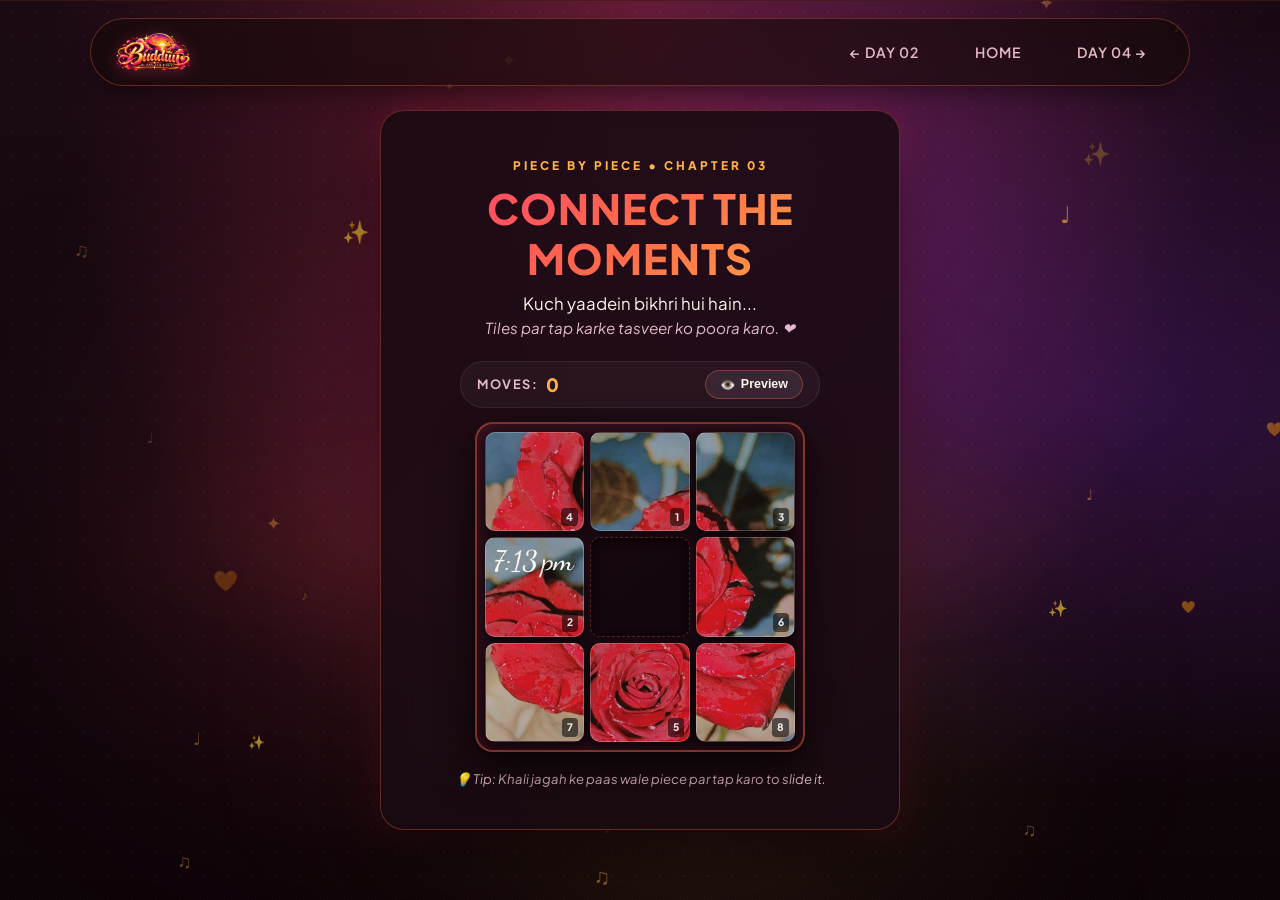
<file: day3.html>
<!DOCTYPE html>
<html lang="en">
<head>
  <meta charset="UTF-8">
  <meta name="viewport" content="width=device-width, initial-scale=1.0, maximum-scale=5.0">
  <title>DAY 03 — THE SOUNDTRACK | Budduu Journey 🎧</title>
  <link rel="icon" type="image/png" href="favicon.png">
  
  <!-- Fonts -->
  <link rel="preconnect" href="https://fonts.googleapis.com">
  <link rel="preconnect" href="https://fonts.gstatic.com" crossorigin>
  <link href="https://fonts.googleapis.com/css2?family=Caveat:wght@500;700&family=Playfair+Display:ital,wght@0,600;0,700;1,400;1,600&family=Plus+Jakarta+Sans:wght@400;500;600;700;800&family=Space+Mono:wght@700&display=swap" rel="stylesheet">
  
  <!-- Styles -->
  <link rel="stylesheet" href="global.css">
  <link rel="stylesheet" href="day3.css">
</head>
<body class="day3-body">

  <!-- Ambient Sunset Music & Horizon Light Atmosphere -->
  <div class="day3-ambient-sky" aria-hidden="true">
    <div class="sky-base-gradient"></div>
    <div class="sky-orb-violet" id="skyOrbViolet"></div>
    <div class="sky-orb-rose" id="skyOrbRose"></div>
    <div class="sky-orb-amber" id="skyOrbAmber"></div>
    <div class="ambient-audio-waves"></div>
    <div class="sky-dust-overlay"></div>
  </div>

  <!-- Ambient Floating Musical Dust Canvas -->
  <canvas id="day3ParticlesCanvas" class="day3-particles-canvas" aria-hidden="true"></canvas>

  <!-- Confetti Canvas for Ticket Celebration -->
  <canvas id="day3ConfettiCanvas" class="day3-confetti-canvas" aria-hidden="true"></canvas>

  <!-- Navigation Bar -->
  <header class="day3-header">
    <nav class="site-nav" aria-label="Main Navigation">
      <a href="index.html" class="nav-brand" aria-label="Return to Homepage">
        <img src="logo.png" alt="BUDDUU Logo" class="nav-logo" onerror="this.style.display='none'; this.nextElementSibling.style.display='block';">
        <span class="nav-brand-fallback">BUDDUU <span class="heart-pulse">❤️</span></span>
      </a>
      <ul class="nav-links">
        <li><a href="day2.html" class="nav-link">← Day 02</a></li>
        <li><a href="index.html" class="nav-link">Home</a></li>
        <li><a href="day4.html" class="nav-link" id="navNextDayBtn">Day 04 →</a></li>
      </ul>
    </nav>
  </header>

  <!-- =========================================================
       GATE 1: DATE LOCK VIEW
       ========================================================= -->
  <section id="day3DateLockedView" class="day3-locked-view" style="display: none;" aria-label="Day 3 Locked by Date">
    <div class="glass-card locked-card-container">
      <div class="locked-icon-halo" aria-hidden="true">🔒</div>
      <span class="locked-tag">CHAPTER III</span>
      <h1 class="locked-heading">SOME MEMORIES HAVE A SOUND.</h1>
      <p class="locked-quote">“This song isn't ready for you yet...”</p>
      <div class="locked-date-pill" id="dateLockCountdown">Unlocks on 22 October 2026</div>
      <div class="locked-actions">
        <a href="index.html#journey" class="btn btn-primary">← RETURN TO JOURNEY</a>
      </div>
    </div>
  </section>

  <!-- =========================================================
       GATE 2: PHOTO PUZZLE LOCK VIEW
       ========================================================= -->
  <section id="day3GameLockedView" class="day3-game-lock-view" style="display: none;" aria-label="Day 3 Memory Photo Puzzle">
    <div class="glass-card photo-puzzle-card">
      
      <div class="puzzle-header-badge">
        <span class="puzzle-kicker-tag">PIECE BY PIECE • CHAPTER 03</span>
        <h1 class="puzzle-main-title">CONNECT THE MOMENTS</h1>
        <p class="puzzle-subtitle-lead">
          Kuch yaadein bikhri hui hain...<br>
          <span>Tiles par tap karke tasveer ko poora karo. ❤️</span>
        </p>
      </div>

      <!-- Puzzle Stats & Controls Bar -->
      <div class="puzzle-meta-bar">
        <div class="puzzle-stat-item">
          <span class="stat-label">MOVES:</span>
          <span class="stat-val" id="puzzleMovesCount">0</span>
        </div>
        <div class="puzzle-btn-cluster">
          <button type="button" class="btn-puzzle-tool" id="previewPhotoBtn" aria-label="Preview Full Picture">
            👁️ <span>Preview</span>
          </button>
        </div>
      </div>

      <!-- 3x3 Puzzle Board Container -->
      <div class="puzzle-stage-frame">
        <div class="puzzle-board-grid" id="puzzleBoardGrid" role="grid" aria-label="Photo Puzzle Board"></div>

        <!-- Full Preview Modal -->
        <div class="puzzle-preview-overlay" id="puzzlePreviewOverlay" style="display: none;" aria-hidden="true">
          <div class="preview-backdrop" id="closePreviewBackdrop"></div>
          <div class="preview-content-box">
            <span class="preview-tag">ORIGINAL MEMORY</span>
            <div class="preview-img-frame">
              <img src="puzzle.jpg" alt="Preview Memory Photo" id="previewImgEl" onerror="this.src='album.jpg'; this.onerror=null;">
            </div>
            <button type="button" class="btn btn-secondary preview-close-btn" id="closePreviewBtn">✕ Close Preview</button>
          </div>
        </div>
      </div>

      <p class="puzzle-hint-footnote">💡 Tip: Khali jagah ke paas wale piece par tap karo to slide it.</p>

      <!-- SUCCESS MODAL -->
      <div class="puzzle-love-overlay" id="puzzleLoveOverlay" style="display: none;" role="dialog" aria-modal="true" aria-labelledby="loveNoteTitle">
        <div class="love-note-modal glass-card">
          <div class="love-spark-halo" aria-hidden="true">💖</div>
          <span class="love-note-kicker">YOU PUT IT BACK TOGETHER</span>
          <h2 class="love-note-title" id="loveNoteTitle">“Just Like Us.”</h2>
          
          <div class="love-completed-thumb">
            <img src="puzzle.jpg" alt="Completed Picture" id="completedThumbImg" onerror="this.src='album.jpg'; this.onerror=null;">
            <div class="thumb-glow-border"></div>
          </div>

          <p class="love-note-paragraph">
            Jaise is bikhre hue puzzle ka har tukda milkar ek poori tasveer ban gaya...<br>
            <strong>vaise hi meri zindagi ka har adhura hissa tumse milkar mukammal hua hai.</strong>
          </p>
          <p class="love-note-whisper">You complete our picture, Budduu. <span class="letter-heart">❤️</span></p>

          <button type="button" class="btn btn-primary btn-enter-soundtrack" id="continueToSoundtrackBtn">
            <span>LISTEN TO OUR SONG 🎧</span>
          </button>
        </div>
      </div>

    </div>
  </section>

  <!-- =========================================================
       ACTUAL DAY 3 UNLOCKED CONTENT
       ========================================================= -->
  <div id="day3UnlockedView" class="day3-unlocked-view" style="display: none;">

    <!-- CINEMATIC INTRODUCTION -->
    <section id="soundtrackIntroStage" class="soundtrack-intro-stage" aria-label="Day 3 Cinematic Intro">
      <div class="intro-audio-rings" aria-hidden="true">
        <div class="sound-ring ring-1"></div>
        <div class="sound-ring ring-2"></div>
        <div class="sound-ring ring-3"></div>
      </div>

      <div class="intro-text-cluster" id="introTextCluster">
        <span class="intro-numeral-tag" id="introTag">DAY 03</span>
        <h1 class="intro-title-text" id="introTitle">THE SOUNDTRACK</h1>
        <p class="intro-whisper-line" id="introLine1">“Some memories have photographs…”</p>
        <p class="intro-whisper-line" id="introLine2">“…and some have melodies.”</p>
        <p class="intro-sub-prompt" id="introLine3">Press play for us. 🎧</p>
      </div>

      <button type="button" class="intro-skip-btn" id="skipIntroBtn" aria-label="Skip Introduction">
        ENTER THE SOUNDTRACK ↓
      </button>
    </section>

    <!-- MAIN DAY 3 STAGE -->
    <main id="mainDay3Content" class="day3-main-stage">
      <div class="day3-container">

        <!-- Progress Indicator -->
        <div class="day3-progress-strip glass-card" role="region" aria-label="Journey Progress">
          <div class="progress-strip-left">
            <span class="progress-pill-badge" id="day3StepBadge">DAY 03 / 10 • 30%</span>
            <span class="progress-sub-caption">THE SOUNDTRACK</span>
          </div>
          <div class="progress-strip-track">
            <div class="progress-strip-fill" id="journeyProgressFill" style="width: 30%;"></div>
          </div>
          <span class="progress-strip-percentage" id="journeyProgressPct">30%</span>
        </div>

        <!-- EXPERIENCE 1 & 2: MUSIC PLAYER, VISUALIZER & SYNCED LYRICS -->
        <section class="player-showcase-section" id="playerSection" aria-label="Music Player and Visualizer">
          <div class="section-cue-header">
            <span class="cue-kicker">A SUNSET HARMONY</span>
            <h2 class="cue-title">ONE SONG. ONE FEELING.</h2>
            <p class="cue-sub">“Whenever this melody plays, I start missing you very much.”</p>
            <p class="cue-sub cue-hint">🎧 Use Earbuds for the best experience</p>
          </div>

          <div class="player-and-visualizer-card glass-card" id="playerCardWrapper">

            <!-- Player Main Grid Deck -->
            <div class="player-main-grid">
              
              <!-- Album Artwork Wrap -->
              <div class="album-art-wrap" id="albumArtWrap">
                <div class="album-vinyl-halo" aria-hidden="true"></div>
                <div class="album-grooves" aria-hidden="true"></div>
                <div class="album-cover-box" id="albumCoverBox">
                  <img 
                    src="album.jpg" 
                    alt="Album Cover" 
                    class="album-cover-img" 
                    id="albumCoverImg"
                  >
                </div>
              </div>

              <!-- Track Details & Interactive Controls -->
              <div class="player-controls-wrap">
                <div class="track-identity-block">
                  <span class="track-channel-badge">TRACK 03 • SUNSET SPECIAL</span>
                  <h3 class="track-name-title" id="trackTitleText">Our Song</h3>
                  <p class="track-artist-line" id="trackArtistText">Tedduu • For Budduu</p>
                </div>

                <!-- Custom Scrubbing Progress Bar -->
                <div class="custom-progress-module">
                  <div 
                    class="progress-interactive-bar" 
                    id="progressBarTrack" 
                    role="slider" 
                    tabindex="0" 
                    aria-label="Audio scrubber"
                    aria-valuemin="0" 
                    aria-valuemax="100" 
                    aria-valuenow="0"
                  >
                    <div class="progress-bar-current" id="progressBarCurrent" style="width: 0%;">
                      <span class="progress-scrub-handle" aria-hidden="true"></span>
                    </div>
                  </div>
                  <div class="progress-time-row">
                    <span class="time-label" id="currentTimeLabel">00:00</span>
                    <span class="time-label" id="totalDurationLabel">04:32</span>
                  </div>
                </div>

                <!-- Action Deck -->
                <div class="player-buttons-deck">
                  <button 
                    type="button" 
                    class="btn-master-play" 
                    id="masterPlayBtn" 
                    aria-label="Play Track"
                  >
                    <span class="play-symbol" id="playSymbol">▶</span>
                  </button>

                  <div class="volume-slider-group">
                    <button type="button" class="btn-mute-toggle" id="muteToggleBtn" aria-label="Mute Audio">
                      <span id="volumeIcon">🔊</span>
                    </button>
                    <input 
                      type="range" 
                      id="volumeSlider" 
                      class="volume-range-input" 
                      min="0" 
                      max="1" 
                      step="0.01" 
                      value="0.85" 
                      aria-label="Volume Slider"
                    >
                  </div>
                </div>

              </div>
            </div>

            <!-- Canvas Music Visualizer -->
            <div class="visualizer-stage-wrapper">
              <div class="visualizer-header-row">
                <span class="visualizer-tag">HARMONIC SUNSET SPECTRUM</span>
                <span class="visualizer-live-indicator" id="visualizerLiveDot">● IDLE</span>
              </div>
              <div class="visualizer-canvas-box" id="visualizerCanvasBox">
                <canvas id="musicVisualizerCanvas" class="music-visualizer-canvas"></canvas>
              </div>
            </div>

            <!-- LIVE SYNCHRONIZED LYRICS SECTION -->
            <div class="lyrics-karaoke-wrapper" id="lyricsWrapper">
              <div class="lyrics-header-row">
                <span class="lyrics-tag">🎵 LIVE SYNCED LYRICS</span>
                <span class="lyrics-hint-badge">Tap any line to jump</span>
              </div>
              <div class="lyrics-scroll-box" id="lyricsScrollContainer" tabindex="0" aria-label="Synced Lyrics Box">
                <!-- Dynamically generated synced lines -->
              </div>
            </div>

          </div>

          <audio id="soundtrackAudio" preload="auto" src="song.mp3"></audio>
        </section>

        <!-- EXPERIENCE 3: SONG MESSAGE -->
        <section class="song-message-section" id="songMessageSection" aria-label="Personal Song Message">
          <div class="glass-card song-message-card">
            
            <header class="message-meta-header">
              <span class="message-track-label">TRACK 03 • THE MESSAGE</span>
              <h3 class="message-prompt-heading">THERE'S SOMETHING I WANTED TO TELL YOU</h3>
              <p class="message-subprompt-text" id="messageStatusPrompt">Tap to unfold this page from my heart...</p>
            </header>

            <div class="message-action-wrap" id="messageActionWrap">
              <button type="button" class="btn btn-primary btn-reveal-message" id="revealMessageBtn">
                <span>REVEAL THE WORDS</span>
                <span class="btn-heart-sparkle" aria-hidden="true">💌</span>
              </button>
            </div>

            <article class="revealed-song-letter" id="revealedSongLetter" style="display: none;">
              <div class="letter-gilded-divider" aria-hidden="true"></div>
              <div class="message-paragraphs-list" id="messageParagraphsList"></div>
            </article>

          </div>
        </section>

        <!-- =========================================================
             EXPERIENCE 4: SPOTIFY-STYLE FRIENDSHIP WRAPPED 📊
             ========================================================= -->
        <section class="wrapped-showcase-section" id="wrappedSection" aria-label="Friendship Wrapped Experience">
          <div class="section-cue-header">
            <span class="cue-kicker">TRACK 03 • AUDIO METRICS</span>
            <h2 class="cue-title">BUDDUU & TEDDUU WRAPPED</h2>
            <p class="cue-sub">“Data doesn't lie... we are officially each other's favorite habit.”</p>
          </div>

          <div class="glass-card wrapped-main-card">
            <header class="wrapped-banner-bar">
              <div class="wrapped-brand-tag">
                <span class="spotify-accent-dot">●</span> 2026 WRAPPED • SPECIAL EDITION
              </div>
              <span class="wrapped-duo-tag">BUDDUU x TEDDUU</span>
            </header>

            <!-- Bento Stats Grid -->
            <div class="wrapped-bento-grid">
              
              <!-- Card 1: Top Artist -->
              <div class="bento-card bento-top-artist">
                <span class="bento-kicker">#1 ON REPEAT 🎤</span>
                <h3 class="bento-artist-name">Tedduu x Budduu</h3>
                <p class="bento-caption">Always playing 24/7 in our head, free of charge with zero ads.</p>
                <div class="bento-art-halo" aria-hidden="true">👑</div>
              </div>

              <!-- Card 2: Minutes Listened -->
              <div class="bento-card bento-minutes">
                <span class="bento-kicker">MINUTES LISTENED ⏱️</span>
                <div class="bento-stat-big">999,999+</div>
                <p class="bento-caption">Listening to each other's chaotic rants, voice notes & comfortable silences.</p>
              </div>

              <!-- Card 3: Top Mood Genres -->
              <div class="bento-card bento-genres">
                <span class="bento-kicker">OUR EMOTIONAL AUDIO MIX 🎭</span>
                
                <div class="genre-bar-cluster">
                  <div class="genre-bar-item">
                    <div class="genre-meta-row">
                      <span>Masti & Non-Stop Trolling</span>
                      <strong>30%</strong>
                    </div>
                    <div class="genre-track"><div class="genre-fill fill-masti" style="width: 30%;"></div></div>
                  </div>

                  <div class="genre-bar-item">
                    <div class="genre-meta-row">
                      <span>Drama & Nakhre Jhelna</span>
                      <strong>30%</strong>
                    </div>
                    <div class="genre-track"><div class="genre-fill fill-drama" style="width: 30%;"></div></div>
                  </div>

                  <div class="genre-bar-item">
                    <div class="genre-meta-row">
                      <span>Pure Sukoon & Comfort</span>
                      <strong>40%</strong>
                    </div>
                    <div class="genre-track"><div class="genre-fill fill-sukoon" style="width: 40%;"></div></div>
                  </div>
                </div>
              </div>

              <!-- Card 4: Most Streamed Track -->
              <div class="bento-card bento-track">
                <span class="bento-kicker">ALL-TIME ANTHEM 🎵</span>
                <h4 class="bento-song-title">“Tu Chahiye”</h4>
                <p class="bento-song-artist">Atif Aslam • Forever Dedication</p>
                <p class="bento-caption">Played on loop whenever you're missed. No skips allowed.</p>
              </div>

              <!-- Card 5: Fan Trophy -->
              <div class="bento-card bento-status">
                <span class="bento-kicker">LISTENER BADGE 🏆</span>
                <div class="bento-status-badge">TOP 0.001% VIP</div>
                <p class="bento-caption">Congratulations! You've unlocked lifetime permanent residence in Tedduu's heart.</p>
              </div>

            </div>
          </div>
        </section>

        <!-- =========================================================
             EXPERIENCE 5: VIP CONCERT TICKET FOR TWO 🎟️
             ========================================================= -->
        <section class="concert-ticket-section" id="concertTicketSection" aria-label="VIP Concert Ticket Experience">
          <div class="section-cue-header">
            <span class="cue-kicker">TRACK 03 • THE LIFETIME PASS</span>
            <h2 class="cue-title">VIP CONCERT TICKET FOR TWO</h2>
            <p class="cue-sub">“One golden pass. Valid across every universe and lifetime.”</p>
          </div>

          <!-- Luxury Concert Ticket Mockup Frame -->
          <div class="ticket-presentation-wrap">
            <article class="luxury-concert-ticket" id="luxuryConcertTicket">
              
              <!-- Ticket Left Section (Main Details) -->
              <div class="ticket-body-left">
                <div class="ticket-header-lead">
                  <span class="ticket-tour-badge">★★★ THE LIFETIME TOUR ★★★</span>
                  <span class="ticket-admit-badge">ADMIT TWO</span>
                </div>

                <h3 class="ticket-duo-heading">BUDDUU & TEDDUU</h3>
                <p class="ticket-subtext-tour">World Premiere • An Unbreakable Bond Live in Concert</p>

                <!-- Ticket Meta Details Grid -->
                <div class="ticket-meta-grid">
                  <div class="ticket-meta-cell">
                    <span class="meta-label">VENUE</span>
                    <strong class="meta-val">Jahan bhi hum dono ho 📍</strong>
                  </div>
                  <div class="ticket-meta-cell">
                    <span class="meta-label">SEAT</span>
                    <strong class="meta-val">Dil ke sabse kareeb ❤️</strong>
                  </div>
                  <div class="ticket-meta-cell">
                    <span class="meta-label">DATE & TIME</span>
                    <strong class="meta-val">Forever & Always ♾️</strong>
                  </div>
                  <div class="ticket-meta-cell">
                    <span class="meta-label">GATE</span>
                    <strong class="meta-val">No Exit Gate</strong>
                  </div>
                </div>

                <!-- VIP Perks Ribbon -->
                <div class="ticket-perks-row">
                  <span class="perk-chip">☕ Free Chai & Coffee</span>
                  <span class="perk-chip">📞 24/7 Priority Calls</span>
                  <span class="perk-chip">🌯 Shorma Dates</span>
                  <span class="perk-chip">🍲 Briyani Dates</span>
                  <span class="perk-chip">😤 Don't Forget Me</span>
                  <span class="perk-chip">👂 Lifetime Rant Listener</span>
                  <span class="perk-chip">🫩 - 100% Forgetness & Rudeness</span>
                  <span class="perk-chip">🧡 100% Love & Cuddle</span>
                  <span class="perk-chip">🛡️ 100% Care & Protection</span>
                </div>
              </div>

              <!-- Perforated Notch Divider -->
              <div class="ticket-perforated-divider" aria-hidden="true">
                <span class="notch-cutout notch-top"></span>
                <span class="perforated-dash-line"></span>
                <span class="notch-cutout notch-bottom"></span>
              </div>

              <!-- Ticket Right Section (Barcode Stub) -->
              <div class="ticket-stub-right">
                <span class="stub-pass-no">PASS #003</span>
                <div class="ticket-barcode-lines" aria-hidden="true">
                  <span></span><span></span><span></span><span></span><span></span>
                  <span></span><span></span><span></span><span></span><span></span>
                  <span></span><span></span><span></span><span></span><span></span>
                </div>
                <span class="stub-serial">BDU-TDU-2026-FOREVER</span>
                <div class="stub-security-hologram">✨ VALIDATED</div>
              </div>

              <!-- Stamped Overlay (Hidden until claimed) -->
              <div class="ticket-stamp-overlay" id="ticketStampOverlay" style="display: none;" aria-live="assertive">
                <div class="stamp-seal-badge">
                  <span>CONFIRMED FOR LIFE ✓</span>
                </div>
              </div>

            </article>

            <!-- Claim Button Action Area -->
            <div class="ticket-action-box" id="ticketActionBox">
              <button type="button" class="btn btn-primary btn-claim-ticket" id="claimTicketBtn">
                <span>CLAIM YOUR TICKET</span>
                <span class="btn-spark" aria-hidden="true">🎟️✨</span>
              </button>
            </div>

            <!-- Post-Claim Celebration Toast -->
            <div class="ticket-claimed-banner" id="ticketClaimedBanner" style="display: none;" aria-live="polite">
              <span class="claimed-icon-halo">🎉</span>
              <h4>YOUR LIFETIME PASS IS OFFICIALLY STAMPED!</h4>
              <p>Yeh ticket humesha ke liye register ho gaya hai. Ab koi refund ya cancellation possible nahi hai! ❤️</p>
            </div>
          </div>
        </section>

        <!-- DAY 3 COMPLETION LOCKUP & NEXT STEPS -->
        <section class="day3-completion-section" id="day3CompletionSection" style="display: none;" aria-label="Day 3 Completed">
          <div class="completion-indicator-box">
            <div class="completion-check-icon">✓</div>
            <span class="completion-pill">CHAPTER 03 COMPLETE (100%)</span>
            <span class="completion-pill">Agar Chapter 03 pasand aaya ho toh kuch kar dena mere liye jo aapko karna ho </span>
            <h2 class="completion-next-title">Some memories sound sweeter than words. <span class="letter-heart">❤️</span></h2>
            <p class="completion-subtext">The story continues on tomorrow's page.</p>
          </div>

          <div class="day3-foot-nav-cluster">
            <a href="day2.html" class="btn btn-secondary foot-home-btn">
              ← DAY 02
            </a>
            <a href="index.html" class="btn btn-secondary foot-home-btn">
              HOME
            </a>
            <a href="day4.html" class="btn btn-primary foot-next-btn" id="completionNextDayBtn">
              DAY 04 →
            </a>
          </div>

          <div class="day3-signoff-summary">
            <span class="signoff-tag">DAY 03 SIGN-OFF</span>
            <h3 class="signoff-title">“Every bestfriendship story deserves its own soundtrack.”</h3>
            <p class="signoff-quote">See you tomorrow, Budduu. ✨</p>
          </div>
        </section>

      </div>
    </main>

    <!-- Footer -->
    <footer class="site-footer day3-site-footer">
      <div class="day3-container">
        <h3 class="footer-brand-title">BUDDUU <span class="footer-heart">🧡</span></h3>
        <p class="footer-journey-caps">10 DAYS • 10 MOMENTS • ONE LIFETIME MEMORY</p>
        <p class="footer-signature-line">Made with all my heart for Budduu</p>
      </div>
    </footer>

  </div>

  <!-- Scripts -->
  <script src="global.js"></script>
  <script src="day3.js"></script>
</body>
</html>
</file>
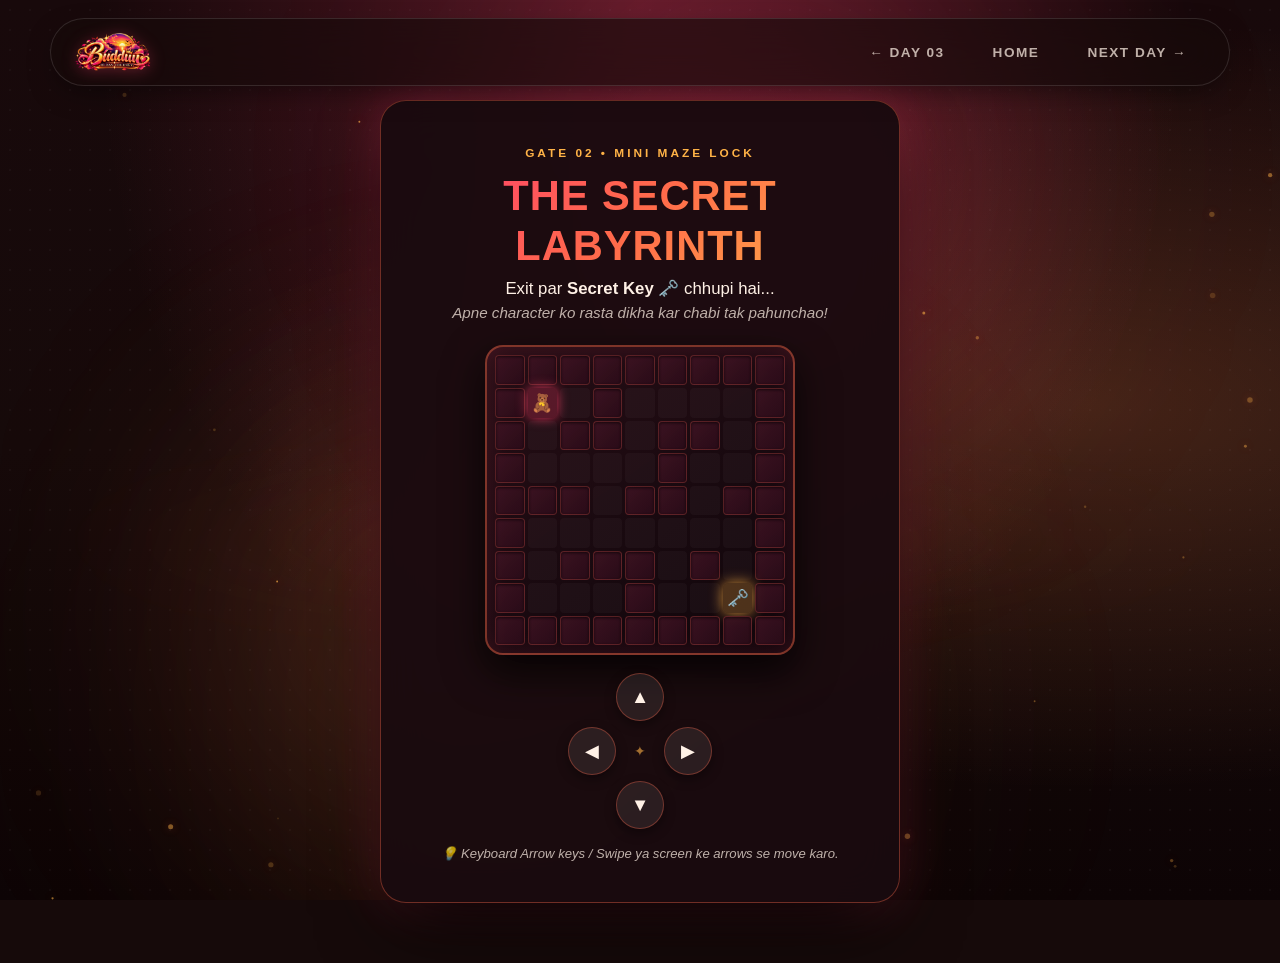
<file: day4.html>
<!DOCTYPE html>
<html lang="en">
<head>
  <meta charset="UTF-8">
  <meta name="viewport" content="width=device-width, initial-scale=1.0">
  <title>DAY 04 — HOW WELL DO YOU KNOW ME? | Budduu Journey 💭🧩</title>
  <link rel="icon" type="image/png" href="favicon.png">
  <link rel="preconnect" href="https://fonts.googleapis.com">
  <link rel="preconnect" href="https://fonts.gstatic.com" crossorigin>
  <link href="https://fonts.googleapis.com/css2?family=Caveat:wght@500;700&family=Playfair+Display:ital,wght@0,600;0,700;1,400&family=Plus+Jakarta+Sans:wght@400;600;700;800&display=swap" rel="stylesheet">
  <link rel="stylesheet" href="global.css">
  <link rel="stylesheet" href="day4.css">
</head>
<body class="day4-body">

  <!-- Ambient Mysterious Sunset & Amber Silhouette Atmosphere -->
  <div class="day4-ambient-sky" aria-hidden="true">
    <div class="sky-base-gradient"></div>
    <div class="sky-orb-crimson" id="skyOrbCrimson"></div>
    <div class="sky-orb-coral" id="skyOrbCoral"></div>
    <div class="sky-orb-amber" id="skyOrbAmber"></div>
    <div class="ambient-curiosity-fog"></div>
    <div class="sky-grain-overlay"></div>
  </div>

  <!-- Ambient Floating Particles Canvas -->
  <canvas id="day4ParticlesCanvas" class="day4-particles-canvas" aria-hidden="true"></canvas>

  <!-- Navigation Bar -->
  <header>
    <nav class="site-nav" aria-label="Main Navigation">
      <a href="index.html" class="nav-brand" aria-label="Return to Homepage">
        <img src="logo.png" alt="BUDDUU Logo" class="nav-logo" onerror="this.style.display='none'; this.nextElementSibling.style.display='block';">
        <span class="nav-brand-fallback">BUDDUU ❤️</span>
      </a>
      <ul class="nav-links">
        <li><a href="day3.html" class="nav-link">← Day 03</a></li>
        <li><a href="index.html" class="nav-link">Home</a></li>
        <li><a href="day5.html" class="nav-link" id="navNextDayBtn">Next Day →</a></li>
      </ul>
    </nav>
  </header>

  <!-- =========================================================
       GATE 1: DATE LOCK VIEW (Active before 23 October 2026)
       ========================================================= -->
  <section id="day4DateLockedView" class="day4-locked-view" style="display: none;" aria-label="Day 4 Locked by Date">
    <div class="glass-card locked-card-container">
      <div class="locked-icon-halo" aria-hidden="true">🔒</div>
      <span class="locked-tag">DAY 4</span>
      <h1 class="locked-heading">NOT EVERYTHING IS WHAT IT SEEMS.</h1>
      <p class="locked-quote">“A quiet curiosity waits on the horizon…”</p>
      <div class="locked-date-pill" id="dateLockCountdown">Unlocks on 23 October 2026</div>
      <div class="locked-actions">
        <a href="index.html#journey" class="btn btn-primary">← BACK TO JOURNEY</a>
      </div>
    </div>
  </section>

  <!-- =========================================================
       GATE 2: MINI MAZE LOCK (Find the Secret Key 🗝️)
       ========================================================= -->
  <section id="day4GameLockedView" class="day4-game-lock-view" style="display: none;" aria-label="Day 4 Mini Maze Lock">
    <div class="glass-card maze-puzzle-card">
      
      <div class="maze-header-badge">
        <span class="maze-kicker-tag">GATE 02 • MINI MAZE LOCK</span>
        <h1 class="maze-main-title">THE SECRET LABYRINTH</h1>
        <p class="maze-subtitle-lead">
          Exit par <strong>Secret Key 🗝️</strong> chhupi hai...<br>
          <span>Apne character ko rasta dikha kar chabi tak pahunchao!</span>
        </p>
      </div>

      <!-- Maze Game Board Area -->
      <div class="maze-stage-wrap">
        <div class="maze-grid-frame" id="mazeGridFrame">
          <div class="maze-grid" id="mazeGrid" role="grid" aria-label="Maze Labyrinth">
            <!-- Dynamically populated 9x9 cells by day4.js -->
          </div>
        </div>

        <!-- On-Screen Virtual D-Pad for Touch/Mobile -->
        <div class="maze-dpad-container" aria-label="Maze Movement Controls">
          <div class="dpad-row dpad-top">
            <button type="button" class="dpad-btn" id="dpadUp" aria-label="Move Up">▲</button>
          </div>
          <div class="dpad-row dpad-middle">
            <button type="button" class="dpad-btn" id="dpadLeft" aria-label="Move Left">◀</button>
            <div class="dpad-center-dot">✦</div>
            <button type="button" class="dpad-btn" id="dpadRight" aria-label="Move Right">▶</button>
          </div>
          <div class="dpad-row dpad-bottom">
            <button type="button" class="dpad-btn" id="dpadDown" aria-label="Move Down">▼</button>
          </div>
        </div>
      </div>

      <p class="maze-tip-caption">💡 Keyboard Arrow keys / Swipe ya screen ke arrows se move karo.</p>

      <!-- Key Unlocked Celebration Overlay -->
      <div class="maze-success-overlay" id="mazeSuccessOverlay" style="display: none;" aria-live="assertive">
        <div class="maze-success-modal glass-card">
          <div class="key-unlocked-icon" aria-hidden="true">🗝️</div>
          <span class="key-status-tag">KEY COLLECTED!</span>
          <h2 class="key-success-title">Day 4 Unlocked!</h2>
          <p class="key-subtext">
            “Raste chahe kitne bhi uljhe hue kyu na ho...<br>
            <strong>aap hamesha sahi rasta dhoondh hi leti hain. ❤️</strong>”
          </p>
          <div class="maze-loader-bar">
            <div class="loader-bar-fill"></div>
          </div>
          <span class="entering-tag">ENTERING THE QUIZ ARCHIVE...</span>
        </div>
      </div>

    </div>
  </section>

  <!-- =========================================================
       ACTUAL DAY 4 CONTENT (Accessible after Maze Lock is solved)
       ========================================================= -->
  <div id="day4UnlockedView" class="day4-unlocked-view" style="display: none;">

    <!-- CINEMATIC TRANSITION INTRO -->
    <section id="day4IntroStage" class="day4-intro-stage" aria-label="Day 4 Narrative Intro">
      <div class="intro-curtain-glow" aria-hidden="true"></div>
      <div class="intro-text-cluster" id="introTextCluster">
        <span class="intro-numeral-tag" id="introTag">DAY 04</span>
        <h1 class="intro-title-text" id="introTitle">HOW WELL DO YOU KNOW ME?</h1>
        <p class="intro-whisper-line" id="introLine1">“Okay...”</p>
        <p class="intro-whisper-line" id="introLine2">“Enough mysteries for now.”</p>
        <p class="intro-sub-prompt" id="introLine3">Let's see how well you actually know this journey.</p>
      </div>

      <button type="button" class="intro-skip-btn" id="skipIntroBtn" aria-label="Skip Introduction">
        START THE QUIZ ↓
      </button>
    </section>

    <!-- MAIN DAY 4 STAGE -->
    <main id="mainDay4Content" class="day4-main-stage">
      <div class="container">

        <!-- Progress Indicator Bar -->
        <div class="day4-progress-strip glass-card" role="region" aria-label="Journey Progress">
          <div class="progress-strip-left">
            <span class="progress-pill-badge">DAY 04 / 10</span>
            <span class="progress-sub-caption">HOW WELL DO YOU KNOW ME?</span>
          </div>
          <div class="progress-strip-track">
            <div class="progress-strip-fill" style="width: 40%;"></div>
          </div>
          <span class="progress-strip-percentage">40%</span>
        </div>

        <!-- EXPERIENCE 1: INTERACTIVE JOURNEY QUIZ (10 QUESTIONS) -->
        <section class="quiz-showcase-section" id="quizSection" aria-label="Journey Quiz Experience">
          <div class="section-cue-header">
            <span class="cue-kicker">A PLAYFUL TEST OF MEMORY & BOND</span>
            <h2 class="cue-title">TESTING THE ARCHIVE</h2>
            <p class="cue-sub">“10 questions. No traps, just our story and little memories.”</p>
          </div>

          <div class="glass-card quiz-interactive-card" id="quizCardWrapper">
            <!-- Question Tracker & Indicator -->
            <div class="quiz-meta-bar">
              <span class="question-tracker-pill" id="questionTrackerPill">QUESTION 1 / 10</span>
              <div class="quiz-step-dots" id="quizStepDots" aria-hidden="true">
                <!-- Dynamically populated 10 dots by day4.js -->
              </div>
            </div>

            <!-- Question Prompt Body -->
            <div class="question-prompt-box">
              <h3 class="question-prompt-text" id="questionPromptText">Loading question...</h3>
            </div>

            <!-- 4 Multiple Choice Options Grid -->
            <div class="quiz-options-grid" id="quizOptionsGrid" role="radiogroup" aria-label="Question choices"></div>

            <!-- Explanation / Result Toast (Revealed after selection) -->
            <div class="quiz-explanation-box" id="quizExplanationBox" style="display: none;" aria-live="polite">
              <div class="explanation-icon" id="explanationIcon">✓</div>
              <div class="explanation-body">
                <h4 class="explanation-verdict" id="explanationVerdict">Correct!</h4>
                <p class="explanation-detail" id="explanationDetail">Explanation text goes here...</p>
              </div>
            </div>

            <!-- Next Question Action Button -->
            <div class="quiz-actions-bar" id="quizActionsBar" style="display: none;">
              <button type="button" class="btn btn-primary next-question-btn" id="nextQuestionBtn">
                <span>NEXT QUESTION</span>
                <span class="btn-arrow" aria-hidden="true">→</span>
              </button>
            </div>
          </div>
        </section>

        <!-- EXPERIENCE 2: CINEMATIC SCORE REVEAL -->
        <section class="score-reveal-section" id="scoreSection" style="display: none;" aria-label="Quiz Score Summary">
          <div class="glass-card score-summary-card">
            <div class="score-badge-halo" aria-hidden="true">🏆</div>
            <span class="score-kicker-tag">FINAL TALLY</span>
            <h3 class="score-main-title">YOUR SCORE</h3>

            <!-- Animated Number Counter -->
            <div class="score-number-display">
              <span class="score-dynamic-val" id="scoreDynamicVal" aria-live="polite">0</span>
              <span class="score-denominator">/ 10</span>
            </div>

            <p class="score-verdict-quote" id="scoreVerdictQuote">Calculating your sunset memories...</p>

            <div class="score-accent-divider" aria-hidden="true"></div>
          </div>
        </section>

       <!-- EXPERIENCE 3: SECRET QUESTIONS -->
<section class="secret-question-section" id="secretSection"
  style="display: none;" aria-label="Secret Questions">

  <div class="glass-card secret-question-card">

    <!-- Locked State -->
    <div class="secret-gate-intro" id="secretGateIntro">
      <span class="secret-tag">EXPERIENCE 03</span>
      <h3 class="secret-gate-heading">A FEW LAST QUESTIONS...</h3>
      <p class="secret-gate-subheading">
        “These ones don't have a wrong answer. Sirf dil ki baatein.”
      </p>

      <button type="button" class="btn btn-primary open-secret-btn"
        id="openSecretBtn">
        <span>OPEN SECRET QUESTIONS</span>
        <span class="btn-spark-dot" aria-hidden="true">🔐</span>
      </button>
    </div>

    <!-- Revealed Questions -->
    <div class="secret-revealed-form" id="secretRevealedForm"
      style="display: none;">

      <div class="secret-prompt-banner">
        <span class="secret-lock-unsealed">🔓 UNSEALED SECRETS</span>
        <p class="secret-intro-caption">
          Dil khol kar likhna, <strong>Or Answer Tohda Lenghty and above 30 words hona cahiye </strong> Tedduu yeh sab hamesha sambhal kar rakhega. ❤️
        </p>
      </div>

      <form class="secret-input-form" id="secretInputForm">

        <!-- Question 1 -->
        <div class="secret-field-group">
          <label for="secretAnswer1" class="secret-question-label">
            <span class="q-number">1.</span>
            Agar tu hamari poori journey ki sirf
            <strong>EK yaad</strong> hamesha ke liye apne paas rakh sakta,
            toh woh kaunsi yaad hogi?
          </label>
          <div class="textarea-wrap">
            <textarea id="secretAnswer1" name="memory_forever"
              class="secret-textarea" rows="3"
              placeholder="Woh ek khaas lamha..." required></textarea>
          </div>
        </div>

        <!-- Question 2 -->
        <div class="secret-field-group">
          <label for="secretAnswer2" class="secret-question-label">
            <span class="q-number">2.</span>
            Tedduu ki aisi kaunsi aadat ya baat hai jo tujhe sabse zyada
            <strong>special (ya cute)</strong> lagti hai?
          </label>
          <div class="textarea-wrap">
            <textarea id="secretAnswer2" name="special_habit"
              class="secret-textarea" rows="3"
              placeholder="Jo sirf Tedduu karta hai..." required></textarea>
          </div>
        </div>

        <!-- Question 3 -->
        <div class="secret-field-group">
          <label for="secretAnswer3" class="secret-question-label">
            <span class="q-number">3.</span>
            Aane wale waqt mein humare bond ke liye tera
            <strong>sabse bada promise</strong> kya hai?
          </label>
          <div class="textarea-wrap">
            <textarea id="secretAnswer3" name="future_promise"
              class="secret-textarea" rows="3"
              placeholder="Aane wale waqt ke liye tera promise..." required></textarea>
          </div>
        </div>

        <!-- Question 4 -->
        <div class="secret-field-group">
          <label for="secretAnswer4" class="secret-question-label">
            <span class="q-number">4.</span>
            Humari aisi kaunsi <strong>memory</strong> hai jise yaad
            karke aaj bhi tere face pe smile aa jaati hai/ ya phir teri fav memory hai ?
          </label>
          <div class="textarea-wrap">
            <textarea id="secretAnswer4" name="favorite_smile_memory"
              class="secret-textarea" rows="3"
              placeholder="Woh memory jo aaj bhi smile laati hai..." required></textarea>
          </div>
        </div>

        <!-- Question 5 -->
        <div class="secret-field-group">
          <label for="secretAnswer5" class="secret-question-label">
            <span class="q-number">5.</span>
            Agar humare beech kabhi <strong>distance</strong> aa jaaye(Jo aata hi hai aapki meherbani se),
            toh tu usse <strong>fix</strong> karne ke liye kya karna chahega?
          </label>
          <div class="textarea-wrap">
            <textarea id="secretAnswer5" name="repair_our_bond"
              class="secret-textarea" rows="3"
              placeholder="Tu humara bond kaise sambhalna chahega?" required></textarea>
          </div>
        </div>

        <button type="submit" class="btn btn-primary submit-memory-btn"
          id="submitSecretBtn">
          <span id="submitBtnText">KEEP THESE MEMORIES</span>
          <span class="btn-heart" aria-hidden="true">❤️</span>
        </button>

      </form>

      <!-- Saved State -->
      <div class="secret-saved-toast" id="secretSavedToast"
        style="display: none;" aria-live="polite">
        <div class="saved-icon">💌</div>
        <h4>
          Sent to Tedduu's Heart.
          <span class="letter-heart">❤️</span>
        </h4>
        <p>
          Tere paanchon answers Tedduu ke liye ek special memory
          banke rahenge. ❤️🫂
        </p>
      </div>

    </div>
  </div>
</section>

        <!-- DAY 4 COMPLETION LOCKUP & CHAPTER NAVIGATION -->
        <section class="day4-completion-section" id="day4CompletionSection" style="display: none;" aria-label="Day 4 Completed">
          <div class="completion-indicator-box">
            <div class="completion-check-icon">✓</div>
            <span class="completion-pill">DAY 4 COMPLETE ✓</span>
            <h2 class="completion-next-title">Four days down... and the best surprises are still ahead! <span class="letter-heart">❤️</span></h2>
            <p class="completion-subtext">Ready for Day 05?<br>Its a Roller Coster of something</p>
          </div>

          <div class="day4-foot-nav-cluster">
            <a href="day3.html" class="btn btn-secondary foot-home-btn">
              ← DAY 3
            </a>
            <a href="index.html" class="btn btn-secondary foot-home-btn">
              HOME
            </a>
            <a href="day5.html" class="btn btn-primary foot-next-btn" id="completionNextDayBtn">
              DAY 5 →
            </a>
          </div>

          <div class="day4-signoff-summary">
            <span class="signoff-tag">DAY 04</span>
            <h3 class="signoff-title">HOW WELL DO YOU KNOW ME?</h3>
            <p class="signoff-quote">“Sometimes the little details tell the biggest stories.”</p>
          </div>
        </section>

      </div>
    </main>

    <!-- Minimal Elegant Footer -->
    <footer class="site-footer day4-site-footer">
      <div class="container">
        <h3 class="footer-brand-title">BUDDUU <span class="footer-heart">❤️</span></h3>
        <p class="footer-journey-caps">10 DAYS &bull; 10 MOMENTS &bull; ONE SPECIAL JOURNEY</p>
        <p class="footer-signature-line">Made with <span class="footer-heart">❤️</span> for Budduu</p>
      </div>
    </footer>

  </div>

  <script src="global.js"></script>
  <script src="day4.js"></script>
</body>
</html>
</file>
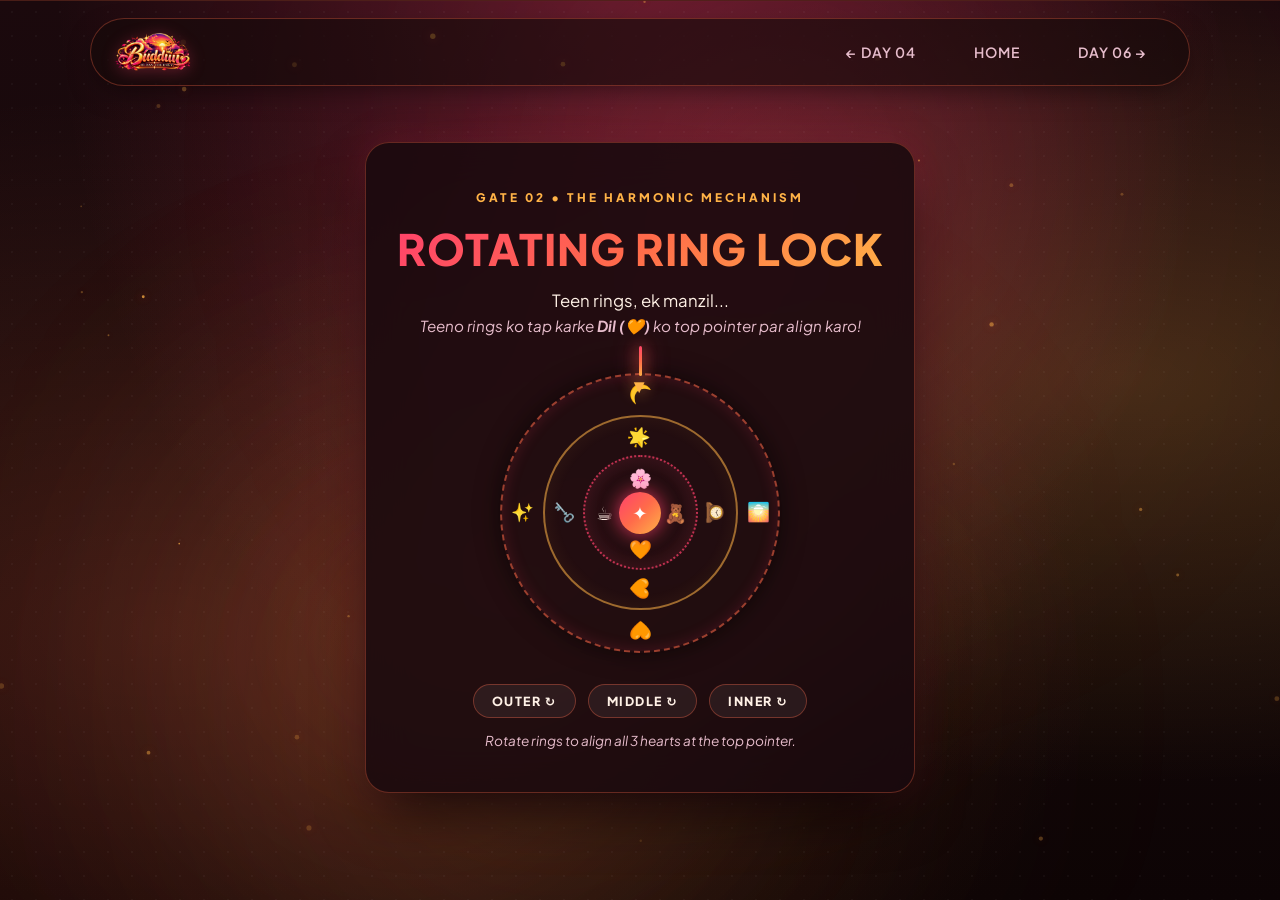
<file: day5.html>
<!DOCTYPE html>
<html lang="en">
<head>
  <meta charset="UTF-8">
  <meta name="viewport" content="width=device-width, initial-scale=1.0, maximum-scale=5.0">
  <title>DAY 05 — THE STORY WE NEVER PLANNED | Budduu Journey 📖✨</title>
  <link rel="icon" type="image/png" href="favicon.png">
  
  <!-- Fonts -->
  <link rel="preconnect" href="https://fonts.googleapis.com">
  <link rel="preconnect" href="https://fonts.gstatic.com" crossorigin>
  <link href="https://fonts.googleapis.com/css2?family=Caveat:wght@600;700&family=Playfair+Display:ital,wght@0,600;0,700;1,400;1,600&family=Plus+Jakarta+Sans:wght@400;500;600;700;800&family=Space+Mono:ital,wght@0,400;0,700;1,400&display=swap" rel="stylesheet">
  
  <!-- Stylesheets -->
  <link rel="stylesheet" href="global.css">
  <link rel="stylesheet" href="day5.css">
</head>
<body class="day5-body">

  <!-- Ambient Deep Sunset Sky -->
  <div class="day5-ambient-sky" id="day5AmbientSky" aria-hidden="true">
    <div class="sky-base-gradient"></div>
    <div class="sky-orb-crimson" id="skyOrbCrimson"></div>
    <div class="sky-orb-coral" id="skyOrbCoral"></div>
    <div class="sky-orb-gold" id="skyOrbGold"></div>
    <div class="ambient-timeline-glow"></div>
    <div class="sky-grain-overlay"></div>
  </div>

  <!-- Ambient Dust Particles Canvas -->
  <canvas id="day5ParticlesCanvas" class="day5-particles-canvas" aria-hidden="true"></canvas>

  <!-- Flash Screen for Atmosphere and Camera Snap -->
  <div class="polaroid-flash-screen" id="polaroidFlashScreen" aria-hidden="true"></div>

  <!-- Header Navigation -->
  <header class="day5-header">
    <nav class="site-nav" aria-label="Main Navigation">
      <a href="index.html" class="nav-brand" aria-label="Return to Homepage">
        <img src="logo.png" alt="BUDDUU Logo" class="nav-logo" onerror="this.style.display='none'; this.nextElementSibling.style.display='block';">
        <span class="nav-brand-fallback">BUDDUU <span class="heart-pulse">🧡</span></span>
      </a>
      <ul class="nav-links">
        <li><a href="day4.html" class="nav-link">← Day 04</a></li>
        <li><a href="index.html" class="nav-link">Home</a></li>
        <li><a href="day6.html" class="nav-link" id="navNextDayBtn">Day 06 →</a></li>
      </ul>
    </nav>
  </header>

  <!-- =========================================================
       GATE 1: DATE LOCK VIEW (Unlocks 24 October 2026)
       ========================================================= -->
  <section id="day5DateLockedView" class="day5-locked-view" style="display: none;" aria-label="Day 5 Locked by Date">
    <div class="glass-card locked-card-container">
      <div class="locked-icon-halo" aria-hidden="true">🔒</div>
      <span class="locked-tag">CHAPTER V • 50% MIDPOINT</span>
      <h1 class="locked-heading">THE STORY WE NEVER PLANNED.</h1>
      <p class="locked-quote">“The midpoint of our journey is quietly waiting for its moment...”</p>
      <div class="locked-date-pill" id="dateLockCountdown">Unlocks on 24 October 2026</div>
      <div class="locked-actions">
        <a href="index.html#journey" class="btn btn-primary">← RETURN TO JOURNEY</a>
      </div>
    </div>
  </section>

  <!-- =========================================================
       GATE 2: ROTATING RING LOCK
       ========================================================= -->
  <section id="day5GameLockedView" class="day5-game-lock-view" style="display: none;" aria-label="Day 5 Rotating Ring Lock">
    <div class="glass-card ring-puzzle-card">
      
      <div class="ring-lock-header">
        <span class="ring-kicker-tag">GATE 02 • THE HARMONIC MECHANISM</span>
        <h1 class="ring-main-title">ROTATING RING LOCK</h1>
        <p class="ring-subtitle-lead">
          Teen rings, ek manzil...<br>
          <span>Teeno rings ko tap karke <strong>Dil (🧡)</strong> ko top pointer par align karo!</span>
        </p>
      </div>

      <!-- Concentric Apparatus -->
      <div class="rings-apparatus-frame">
        <div class="alignment-beam-pointer" aria-hidden="true">
          <span class="beam-laser"></span>
          <span class="beam-arrow">▼</span>
        </div>

        <div class="rings-stage" id="ringsStage" role="region" aria-label="Three concentric rotating rings">
          <!-- Outer Ring -->
          <div class="ring-layer ring-outer" id="ringOuter" role="button" tabindex="0" aria-label="Outer Ring">
            <div class="ring-symbol node-top" data-symbol="🧡">🧡</div>
            <div class="ring-symbol node-right" data-symbol="✨">✨</div>
            <div class="ring-symbol node-bottom" data-symbol="🌙">🌙</div>
            <div class="ring-symbol node-left" data-symbol="🌅">🌅</div>
          </div>

          <!-- Middle Ring -->
          <div class="ring-layer ring-middle" id="ringMiddle" role="button" tabindex="0" aria-label="Middle Ring">
            <div class="ring-symbol node-top" data-symbol="🕰️">🕰️</div>
            <div class="ring-symbol node-right" data-symbol="🧡">🧡</div>
            <div class="ring-symbol node-bottom" data-symbol="🗝️">🗝️</div>
            <div class="ring-symbol node-left" data-symbol="🌟">🌟</div>
          </div>

          <!-- Inner Ring -->
          <div class="ring-layer ring-inner" id="ringInner" role="button" tabindex="0" aria-label="Inner Ring">
            <div class="ring-symbol node-top" data-symbol="🌸">🌸</div>
            <div class="ring-symbol node-right" data-symbol="🧸">🧸</div>
            <div class="ring-symbol node-bottom" data-symbol="🧡">🧡</div>
            <div class="ring-symbol node-left" data-symbol="☕">☕</div>
          </div>

          <!-- Center Gem -->
          <div class="ring-center-gem" aria-hidden="true">
            <span class="gem-spark">✦</span>
          </div>
        </div>
      </div>

      <!-- Ring Buttons -->
      <div class="ring-controls-deck">
        <button type="button" class="btn-rotate-ring" id="rotateOuterBtn" aria-label="Rotate Outer Ring">
          <span>OUTER ↻</span>
        </button>
        <button type="button" class="btn-rotate-ring" id="rotateMiddleBtn" aria-label="Rotate Middle Ring">
          <span>MIDDLE ↻</span>
        </button>
        <button type="button" class="btn-rotate-ring" id="rotateInnerBtn" aria-label="Rotate Inner Ring">
          <span>INNER ↻</span>
        </button>
      </div>

      <div class="ring-status-toast" id="ringStatusToast" aria-live="polite">Tap buttons or rings to align the 3 hearts at the top.</div>

      <!-- Success Transition Overlay -->
      <div class="ring-success-overlay" id="ringSuccessOverlay" style="display: none;" aria-live="assertive">
        <div class="ring-success-modal glass-card">
          <div class="ring-sparkle-halo" aria-hidden="true">✨💖✨</div>
          <span class="ring-aligned-badge">PERFECTLY ALIGNED</span>
          <h2 class="ring-success-heading">Our Paths Crossed.</h2>
          <p class="ring-success-subtext">
            “Kuch cheezein plan nahi hoti...<br>
            <strong>aur wahi zindagi ka sabse khoobsurat hissa ban jati hain. 🧡</strong>”
          </p>
          <div class="ring-loader-track">
            <div class="ring-loader-fill"></div>
          </div>
          <span class="ring-loading-tag">OPENING CHAPTER 5...</span>
        </div>
      </div>

    </div>
  </section>

  <!-- =========================================================
       ACTUAL DAY 5 UNLOCKED CONTENT (Sequential Experiences)
       ========================================================= -->
  <div id="day5UnlockedView" class="day5-unlocked-view" style="display: none;">

    <!-- CINEMATIC INTRO -->
    <section id="day5IntroStage" class="day5-intro-stage" aria-label="Day 5 Narrative Intro">
      <div class="intro-curtain-glow" aria-hidden="true"></div>
      <div class="intro-text-cluster" id="introTextCluster">
        <span class="intro-numeral-tag" id="introTag">DAY 05 • 50% MIDPOINT</span>
        <h1 class="intro-title-text" id="introTitle">THE STORY WE NEVER PLANNED</h1>
        <p class="intro-whisper-line" id="introLine1">“We never planned any of this...”</p>
        <p class="intro-whisper-line" id="introLine2">“Neither the conversations, nor the laughs, nor the bond.”</p>
        <p class="intro-sub-prompt" id="introLine3">Four unplanned chapters that built us. 🧡</p>
      </div>

      <button type="button" class="intro-skip-btn" id="skipIntroBtn" aria-label="Skip Introduction">
        ENTER OUR STORY ↓
      </button>
    </section>

    <!-- MAIN DAY 5 CONTENT -->
    <main id="mainDay5Content" class="day5-main-stage">
      <div class="day5-container">

        <!-- Progress Indicator (Master Journey Strip: 4 Steps) -->
        <div class="day5-progress-strip glass-card" role="region" aria-label="Journey Progress">
          <div class="progress-strip-left">
            <span class="progress-pill-badge" id="stepIndicatorBadge">STEP 1 / 4</span>
            <span class="progress-sub-caption">THE STORY WE NEVER PLANNED</span>
          </div>
          <div class="progress-strip-track">
            <div class="progress-strip-fill" id="journeyProgressFill" style="width: 25%;"></div>
          </div>
          <span class="progress-strip-percentage" id="journeyPercentageText">25%</span>
        </div>

        <!-- =========================================================
             EXPERIENCE 1: 📖 THE CHAPTER WE NEVER WROTE
             ========================================================= -->
        <section class="experience-block is-active" id="chapterBookSection" data-experience="1" aria-label="The Chapter We Never Wrote">
          
          <div class="step-locked-curtain">
            <span class="lock-pill">🔒 EXPERIENCE 01 LOCKED</span>
            <p>Align the rotating rings to open the storybook.</p>
          </div>

          <div class="section-cue-header">
            <span class="cue-kicker">EXPERIENCE 01 • UNWRITTEN PAGES</span>
            <h2 class="cue-title">THE CHAPTER WE NEVER WROTE</h2>
            <p class="cue-sub">“Some of the most beautiful pages in our lives were never planned to be written.”</p>
          </div>

          <div class="glass-card antique-storybook-card" id="antiqueStorybookCard">
            
            <div class="storybook-progress-bar" role="region" aria-label="Storybook Chapter Progress">
              <div class="storybook-progress-meta">
                <span class="storybook-tag-pill">STORYBOOK ARCHIVE</span>
                <span class="storybook-counter" id="storybookProgressText">Chapter 1 of 8 Unlocked</span>
              </div>
              <div class="storybook-track">
                <div class="storybook-fill" id="storybookProgressFill" style="width: 12.5%;"></div>
              </div>
            </div>

            <div class="antique-book-reader" id="antiqueBookReader">
              
              <!-- CHAPTER 1 -->
              <article class="storybook-page-sheet is-active" id="chapterPage1" data-chapter="1" data-state="clue-active" aria-label="Chapter 1: The Beginning We Didn't Notice">
                <header class="chapter-header">
                  <span class="chapter-roman-numeral">CHAPTER I</span>
                  <h3 class="chapter-title-heading">The Beginning We Didn't Notice 🧪🤨</h3>
                  <span class="chapter-state-pill" id="chapterStatusBadge1">SEALED BY A CLUE</span>
                </header>

                <div class="chapter-clue-box" id="clueBoxChapter1">
                  <span class="clue-tag">🔐 ENCRYPTED MEMORY SEAL</span>
                  <p class="clue-prompt-text" id="cluePromptChapter1">
                    “Before we became Budduu and Tedduu, there was a practical, a little argument, and a first impression neither of us expected...”
                  </p>
                  <div class="clue-interaction-bar">
                    <button type="button" class="btn btn-secondary btn-solve-clue" id="solveClueBtn1" data-chapter="1">
                      <span>🔓 BREAK THE SEAL</span>
                    </button>
                  </div>
                </div>

                <div class="chapter-media-container" id="mediaContainerChapter1" style="display: none;">
                  <figure class="chapter-artwork-frame">
                    <img src="placeholder-chapter1.jpg" alt="Two distant paths meeting at a crossroads" class="chapter-image" id="chapterImage1" onerror="this.style.display='none'; this.nextElementSibling.style.display='flex';">
                    <div class="chapter-media-fallback" id="mediaFallbackChapter1" style="display: none;" aria-hidden="true">
                      <span class="fallback-art-icon">🎨</span>
                      <span class="fallback-art-title">Cinematic Artwork — Chapter I</span>
                      <span class="fallback-art-caption">Two distant paths crossing at sunrise</span>
                    </div>
                    <figcaption class="chapter-image-caption">
                      <b>Current Se Connection Tak ⚡</b>
                    </figcaption>
                  </figure>
                </div>

                <div class="chapter-turn-action-wrapper" id="turnActionWrapper1" style="display: none;">
                  <button type="button" class="btn btn-primary btn-turn-page" id="turnPageBtn1" data-chapter="1">
                    <span>📖 TURN THE PAGE TO READ →</span>
                  </button>
                </div>

                <div class="chapter-message-parchment" id="messageParchmentChapter1" style="display: none;" aria-live="polite">
                  <span class="parchment-stamp">PAGE UNVEILED</span>
                  <blockquote class="chapter-quote-block">
                    “Who knew that a random argument, a little attitude, and a terrible first impression could become the beginning of something so meaningful?”
                  </blockquote>
                  <p class="chapter-body-text" id="chapterBodyText1">
                    <b>The first intraction</b><br>Toh hamara phela intraction jaha tak mujhe yaad hai yeh tha ke mai baitha hua tha physics ke parctical se aakar waha jaha se woh sir baar baar utha dete hai toh phir aap or khizar aai the waha electronics ke practical karke phir khizar or meri behes ho rahi thi ke physics ke hard hai practical ya electronics ke hard hai usme tune mujhe tana mara tha ya phir demeaning baat kara tha ke electric wires mere haath me dedega or phir current denga 🫩🤨😒😒😒😡......<br> Phir waha se mujhe laga tha ke yeh insaan rude hai matlabi hai or isse bast hi nhi kaare toh aacha hai ....
                  </p>
                </div>

                <footer class="chapter-page-footer">
                  <button type="button" class="btn-chapter-nav" id="prevChapterBtn1" data-chapter="1" disabled>← PREVIOUS</button>
                  <button type="button" class="btn btn-secondary btn-chapter-nav" id="nextChapterBtn1" data-chapter="1" disabled>
                    <span>PROCEED TO CHAPTER II →</span>
                  </button>
                </footer>
              </article>

              <!-- CHAPTER 2 -->
              <article class="storybook-page-sheet is-locked" id="chapterPage2" data-chapter="2" data-state="locked">
                <header class="chapter-header">
                  <span class="chapter-roman-numeral">CHAPTER II</span>
                  <h3 class="chapter-title-heading">The Little Things That Stayed 🥲💔</h3>
                  <span class="chapter-state-pill" id="chapterStatusBadge2">LOCKED</span>
                </header>
                <div class="chapter-clue-box" id="clueBoxChapter2">
                  <span class="clue-tag">🔐 ENCRYPTED MEMORY SEAL</span>
                  <p class="clue-prompt-text" id="cluePromptChapter2">
                    “One taunt may have sounded like a joke to you, but its words stayed with me long after that day...”
                  </p>
                  <div class="clue-interaction-bar">
                    <button type="button" class="btn btn-secondary btn-solve-clue" id="solveClueBtn2" data-chapter="2">
                      <span>🔓 BREAK THE SEAL</span>
                    </button>
                  </div>
                </div>
                <div class="chapter-media-container" id="mediaContainerChapter2" style="display: none;">
                  <figure class="chapter-artwork-frame">
                    <img src="placeholder-chapter2.jpg" alt="Everyday mementos" class="chapter-image" id="chapterImage2" onerror="this.style.display='none'; this.nextElementSibling.style.display='flex';">
                    <div class="chapter-media-fallback" id="mediaFallbackChapter2" style="display: none;" aria-hidden="true">
                      <span class="fallback-art-icon">📷</span>
                      <span class="fallback-art-title">Photo / Artwork — Chapter II</span>
                      <span class="fallback-art-caption">Small tokens, cups, and shared notes</span>
                    </div>
                    <figcaption class="chapter-image-caption">
                      <b>The Words That Stayed 💭</b>
                    </figcaption>
                  </figure>
                </div>
                <div class="chapter-turn-action-wrapper" id="turnActionWrapper2" style="display: none;">
                  <button type="button" class="btn btn-primary btn-turn-page" id="turnPageBtn2" data-chapter="2">
                    <span>📖 TURN THE PAGE TO READ →</span>
                  </button>
                </div>
                <div class="chapter-message-parchment" id="messageParchmentChapter2" style="display: none;" aria-live="polite">
                  <span class="parchment-stamp">PAGE UNVEILED</span>
                  <blockquote class="chapter-quote-block">
                    “Sometimes, a few words spoken casually by someone else can stay in our minds long after the moment has passed.”
                  </blockquote>
                  <p class="chapter-body-text" id="chapterBodyText2">
                    Hmmm toh hua yu tha ke computer lab ke bahar aai the practical karke phir bahar aai the Tu, Mai or khizar or shoe rack ke pass shoes phen rahe the tab koi toh bhi baat hui thi ke meri voice aaise hai baccho jaisi hai ladkiyo jaisi hai phiir yeh sab hua phir faizan ne tount mara tha ke "Mere Voice Box me kaharabi hai use change karna padta"  toh yeh sun kar mujhe hurt hua tha bura laga tha ke mai meri voice kaharb hai mai aaisa hu mai waisa hu yeh wo overthiking bus hurt ho gaya tha bhot zyada....
                  </p>
                </div>
                <footer class="chapter-page-footer">
                  <button type="button" class="btn-chapter-nav" id="prevChapterBtn2" data-chapter="2">← CHAPTER I</button>
                  <button type="button" class="btn btn-secondary btn-chapter-nav" id="nextChapterBtn2" data-chapter="2" disabled>
                    <span>PROCEED TO CHAPTER III →</span>
                  </button>
                </footer>
              </article>

              <!-- CHAPTER 3 -->
              <article class="storybook-page-sheet is-locked" id="chapterPage3" data-chapter="3" data-state="locked">
                <header class="chapter-header">
                  <span class="chapter-roman-numeral">CHAPTER III</span>
                  <h3 class="chapter-title-heading">Somewhere Along the Way ❤️‍🩹✨</h3>
                  <span class="chapter-state-pill" id="chapterStatusBadge3">LOCKED</span>
                </header>
                <div class="chapter-clue-box" id="clueBoxChapter3">
                  <span class="clue-tag">🔐 ENCRYPTED MEMORY SEAL</span>
                  <p class="clue-prompt-text" id="cluePromptChapter3">
                    “In a crowded queue, a simple sentence made me see a different side of you...”
                  </p>
                  <div class="clue-interaction-bar">
                    <button type="button" class="btn btn-secondary btn-solve-clue" id="solveClueBtn3" data-chapter="3">
                      <span>🔓 BREAK THE SEAL</span>
                    </button>
                  </div>
                </div>
                <div class="chapter-media-container" id="mediaContainerChapter3" style="display: none;">
                  <figure class="chapter-artwork-frame">
                    <img src="placeholder-chapter3.jpg" alt="Atmospheric twilight horizon" class="chapter-image" id="chapterImage3" onerror="this.style.display='none'; this.nextElementSibling.style.display='flex';">
                    <div class="chapter-media-fallback" id="mediaFallbackChapter3" style="display: none;" aria-hidden="true">
                      <span class="fallback-art-icon">🌌</span>
                      <span class="fallback-art-title">Cinematic Artwork — Chapter III</span>
                      <span class="fallback-art-caption">A twilight horizon unfolding</span>
                    </div>
                    <figcaption class="chapter-image-caption">
                      <b>The Comfort I Didn't Expect 🥰</b>
                    </figcaption>
                  </figure>
                </div>
                <div class="chapter-turn-action-wrapper" id="turnActionWrapper3" style="display: none;">
                  <button type="button" class="btn btn-primary btn-turn-page" id="turnPageBtn3" data-chapter="3">
                    <span>📖 TURN THE PAGE TO READ →</span>
                  </button>
                </div>
                <div class="chapter-message-parchment" id="messageParchmentChapter3" style="display: none;" aria-live="polite">
                  <span class="parchment-stamp">PAGE UNVEILED</span>
                  <blockquote class="chapter-quote-block">
                    “Sometimes, a simple sentence can make an ordinary moment feel a little more special.”
                  </blockquote>
                  <p class="chapter-body-text" id="chapterBodyText3">
                    Hmmm, toh ek aur baat yaad hai mujhe… ❤️<br>
                    Dheere-dheere humare beech cheezein thodi theek hone lagi thi. Aur phir ek din hum examination fees bharne ke liye queue mein khade the. Aage-peeche se sab log aa rahe the, bheed thi, aur tabhi kisi ne mujhe peeche se dhakka de diya.<br>
                    Aur main seedha tere upar ja gira. 😭😂<br>
                    Lekin phir tune jo kaha na…<br>
                    “Tension mat le, mai tujhe sambhal lunga…” 🫂❤️<br>
                    Pata nahi kyun, Faizan, par teri yeh baat sunkar mujhe thoda ajeeb sa laga… achha wala ajeeb. Thoda sa pyaar aaya, ek chhoti si smile aayi, aur dil mein bas yahi khayal aaya—<br>
                    “Hayeee, yeh insaan mere liye sochta bhi hai…” 🥹❤️<br>
                    Shayad us din maine pehli baar tere andar ka ek aisa side dekha tha, jiske baare mein maine pehle socha bhi nahi tha. 🫂✨
                  </p>
                </div>
                <footer class="chapter-page-footer">
                  <button type="button" class="btn-chapter-nav" id="prevChapterBtn3" data-chapter="3">← CHAPTER II</button>
                  <button type="button" class="btn btn-secondary btn-chapter-nav" id="nextChapterBtn3" data-chapter="3" disabled>
                    <span>PROCEED TO CHAPTER IV →</span>
                  </button>
                </footer>
              </article>

              <!-- CHAPTER 4 -->
              <article class="storybook-page-sheet is-locked" id="chapterPage4" data-chapter="4" data-state="locked">
                <header class="chapter-header">
                  <span class="chapter-roman-numeral">CHAPTER IV</span>
                  <h3 class="chapter-title-heading">A Day to Remember 🏍️🍿</h3>
                  <span class="chapter-state-pill" id="chapterStatusBadge4">LOCKED</span>
                </header>
                <div class="chapter-clue-box" id="clueBoxChapter4">
                  <span class="clue-tag">🔐 ENCRYPTED MEMORY SEAL</span>
                  <p class="clue-prompt-text" id="cluePromptChapter4">
                    “One bike ride, a white hoodie, and my first cinema experience became a memory I still carry...”
                  </p>
                  <div class="clue-interaction-bar">
                    <button type="button" class="btn btn-secondary btn-solve-clue" id="solveClueBtn4" data-chapter="4">
                      <span>🔓 BREAK THE SEAL</span>
                    </button>
                  </div>
                </div>
                <div class="chapter-media-container" id="mediaContainerChapter4" style="display: none;">
                  <figure class="chapter-artwork-frame">
                    <img src="placeholder-chapter4.jpg" alt="Quiet cinema memories" class="chapter-image" id="chapterImage4" onerror="this.style.display='none'; this.nextElementSibling.style.display='flex';">
                    <div class="chapter-media-fallback" id="mediaFallbackChapter4" style="display: none;" aria-hidden="true">
                      <span class="fallback-art-icon">🕯️</span>
                      <span class="fallback-art-title">Photo / Artwork — Chapter IV</span>
                      <span class="fallback-art-caption">Calm night ambience and shared calm</span>
                    </div>
                    <figcaption class="chapter-image-caption">
                      <b>A Day to Remember 🎬❤️</b>
                    </figcaption>
                  </figure>
                </div>
                <div class="chapter-turn-action-wrapper" id="turnActionWrapper4" style="display: none;">
                  <button type="button" class="btn btn-primary btn-turn-page" id="turnPageBtn4" data-chapter="4">
                    <span>📖 TURN THE PAGE TO READ →</span>
                  </button>
                </div>
                <div class="chapter-message-parchment" id="messageParchmentChapter4" style="display: none;" aria-live="polite">
                  <span class="parchment-stamp">PAGE UNVEILED</span>
                  <blockquote class="chapter-quote-block">
                    “Sometimes, an ordinary plan becomes an unforgettable memory because of the person you share it with.”
                  </blockquote>
                  <p class="chapter-body-text" id="chapterBodyText4">
                    Achha sun, Budduuu 🧡<br>
                    Ab aata hai ek aisa din jo mere liye genuinely special hai — 14 September 2025. 🥹❤️<br>
                    Yaad hai na, humne Demon Slayer: Infinity Castle dekhne ka plan banaya tha? Pehle decide kiya ki movie dekhne jaana hai, aur phir hum sach mein chale gaye. 😂🔥<br>
                    Bhai, woh meri life ka pehla experience tha jab main kisi ke saath movie dekhne cinema gaya tha. Aur woh bhi tere saath. Meri pehli movie, mera first cinema experience, aur tere saath pehli baar kahin ghoomne jaana.<br>
                    Phir hum bike se gaye the, aur tune white hoodie pehni thi. 🤍 Movie mein toh mast maza aaya hi, lekin mere liye sabse achhi baat tere saath woh experience share karna tha. 🫂❤️
                  </p>
                </div>
                <footer class="chapter-page-footer">
                  <button type="button" class="btn-chapter-nav" id="prevChapterBtn4" data-chapter="4">← CHAPTER III</button>
                  <button type="button" class="btn btn-secondary btn-chapter-nav" id="nextChapterBtn4" data-chapter="4" disabled>
                    <span>PROCEED TO CHAPTER V →</span>
                  </button>
                </footer>
              </article>

              <!-- CHAPTER 5 -->
              <article class="storybook-page-sheet is-locked" id="chapterPage5" data-chapter="5" data-state="locked">
                <header class="chapter-header">
                  <span class="chapter-roman-numeral">CHAPTER V</span>
                  <h3 class="chapter-title-heading">The Biryani Date 🎂❤️</h3>
                  <span class="chapter-state-pill" id="chapterStatusBadge5">LOCKED</span>
                </header>
                <div class="chapter-clue-box" id="clueBoxChapter5">
                  <span class="clue-tag">🔐 ENCRYPTED MEMORY SEAL</span>
                  <p class="clue-prompt-text" id="cluePromptChapter5">
                    “On my birthday, between college worries and hall-ticket tension, you turned a simple meal into a memory...”
                  </p>
                  <div class="clue-interaction-bar">
                    <button type="button" class="btn btn-secondary btn-solve-clue" id="solveClueBtn5" data-chapter="5">
                      <span>🔓 BREAK THE SEAL</span>
                    </button>
                  </div>
                </div>
                <div class="chapter-media-container" id="mediaContainerChapter5" style="display: none;">
                  <figure class="chapter-artwork-frame">
                    <img src="placeholder-chapter5.jpg" alt="Golden celebration moments" class="chapter-image" id="chapterImage5" onerror="this.style.display='none'; this.nextElementSibling.style.display='flex';">
                    <div class="chapter-media-fallback" id="mediaFallbackChapter5" style="display: none;" aria-hidden="true">
                      <span class="fallback-art-icon">⚡</span>
                      <span class="fallback-art-title">Cinematic Artwork — Chapter V</span>
                      <span class="fallback-art-caption">Golden light breaking through clouds</span>
                    </div>
                    <figcaption class="chapter-image-caption">
                      <b>The Biryani Date 🍗❤️</b>
                    </figcaption>
                  </figure>
                </div>
                <div class="chapter-turn-action-wrapper" id="turnActionWrapper5" style="display: none;">
                  <button type="button" class="btn btn-primary btn-turn-page" id="turnPageBtn5" data-chapter="5">
                    <span>📖 TURN THE PAGE TO READ →</span>
                  </button>
                </div>
                <div class="chapter-message-parchment" id="messageParchmentChapter5" style="display: none;" aria-live="polite">
                  <span class="parchment-stamp">PAGE UNVEILED</span>
                  <blockquote class="chapter-quote-block">
                    “Sometimes, the most beautiful birthday memories come from the simplest plans and the people who make them special.”
                  </blockquote>
                  <p class="chapter-body-text" id="chapterBodyText5">
                    Achha sun, Budduu… 🧡<br>
                    Toh baat hai 17 June 2025 ki — mera birthday. 🥹❤️<br>
                    Us din hum college mein the, aur birthday ke saath-saath examination hall ticket ka tension bhi chal raha tha. Itni saari cheezein dimaag mein thi, lekin phir ghar jaate-jaate tune mujhe biryani khilane le jaane ka plan bana diya. ❤️<br>
                    Aur phir hum gaye apni Biryani Date par. 🍗✨<br>
                    Mere birthday par tune mere liye time nikala, mere saath baitha, mujhe biryani khilane le gaya — aur mere liye bas itna hi kaafi tha ki tune mera birthday yaad rakha. 🫂❤️
                  </p>
                </div>
                <footer class="chapter-page-footer">
                  <button type="button" class="btn-chapter-nav" id="prevChapterBtn5" data-chapter="5">← CHAPTER IV</button>
                  <button type="button" class="btn btn-secondary btn-chapter-nav" id="nextChapterBtn5" data-chapter="5" disabled>
                    <span>PROCEED TO CHAPTER VI →</span>
                  </button>
                </footer>
              </article>

              <!-- CHAPTER 6 -->
              <article class="storybook-page-sheet is-locked" id="chapterPage6" data-chapter="6" data-state="locked">
                <header class="chapter-header">
                  <span class="chapter-roman-numeral">CHAPTER VI</span>
                  <h3 class="chapter-title-heading">The Letter 🥹🧡</h3>
                  <span class="chapter-state-pill" id="chapterStatusBadge6">LOCKED</span>
                </header>
                <div class="chapter-clue-box" id="clueBoxChapter6">
                  <span class="clue-tag">🔐 ENCRYPTED MEMORY SEAL</span>
                  <p class="clue-prompt-text" id="cluePromptChapter6">
                    “You asked me for something sweet without a birthday, a celebration, or any special reason...”
                  </p>
                  <div class="clue-interaction-bar">
                    <button type="button" class="btn btn-secondary btn-solve-clue" id="solveClueBtn6" data-chapter="6">
                      <span>🔓 BREAK THE SEAL</span>
                    </button>
                  </div>
                </div>
                <div class="chapter-media-container" id="mediaContainerChapter6" style="display: none;">
                  <figure class="chapter-artwork-frame">
                    <img src="placeholder-chapter6.jpg" alt="A handwritten letter and candid smiles" class="chapter-image" id="chapterImage6" onerror="this.style.display='none'; this.nextElementSibling.style.display='flex';">
                    <div class="chapter-media-fallback" id="mediaFallbackChapter6" style="display: none;" aria-hidden="true">
                      <span class="fallback-art-icon">✨</span>
                      <span class="fallback-art-title">Photo / Artwork — Chapter VI</span>
                      <span class="fallback-art-caption">Candid laughter and spontaneous joy</span>
                    </div>
                    <figcaption class="chapter-image-caption">
                      <b>The Letter 💌</b>
                    </figcaption>
                  </figure>
                </div>
                <div class="chapter-turn-action-wrapper" id="turnActionWrapper6" style="display: none;">
                  <button type="button" class="btn btn-primary btn-turn-page" id="turnPageBtn6" data-chapter="6">
                    <span>📖 TURN THE PAGE TO READ →</span>
                  </button>
                </div>
                <div class="chapter-message-parchment" id="messageParchmentChapter6" style="display: none;" aria-live="polite">
                  <span class="parchment-stamp">PAGE UNVEILED</span>
                  <blockquote class="chapter-quote-block">
                    “Sometimes, the sweetest moments begin with a simple request, without any special occasion or reason.”
                  </blockquote>
                  <p class="chapter-body-text" id="chapterBodyText6">
                    Achha sun, Budduu… 💌❤️<br>
                    Ek din tune khud mujhse ek letter maanga tha. Aise hi, bina kisi special occasion ke, bina kisi birthday ya kisi aur reason ke. Bas tujhe mujhse ek pyaara sa letter chahiye tha. 🥹❤️<br>
                    Kyunki pehli baar tune khud mujhse kuch aisa maanga tha. Lekin jab tune maanga, toh mujhe achha laga ki tu mere words padhna chahta hai, ki main tere liye kuch likhun.<br>
                    Aur ab jab main tere liye ye sab memories likh raha hoon, toh sochta hoon ki us din tune bas ek letter maanga tha… aur aaj main tere liye poori kahani likh raha hoon. ❤️
                  </p>
                </div>
                <footer class="chapter-page-footer">
                  <button type="button" class="btn-chapter-nav" id="prevChapterBtn6" data-chapter="6">← CHAPTER V</button>
                  <button type="button" class="btn btn-secondary btn-chapter-nav" id="nextChapterBtn6" data-chapter="6" disabled>
                    <span>PROCEED TO CHAPTER VII →</span>
                  </button>
                </footer>
              </article>

              <!-- CHAPTER 7 -->
              <article class="storybook-page-sheet is-locked" id="chapterPage7" data-chapter="7" data-state="locked">
                <header class="chapter-header">
                  <span class="chapter-roman-numeral">CHAPTER VII</span>
                  <h3 class="chapter-title-heading">The First Kiss 💛🫂</h3>
                  <span class="chapter-state-pill" id="chapterStatusBadge7">LOCKED</span>
                </header>
                <div class="chapter-clue-box" id="clueBoxChapter7">
                  <span class="clue-tag">🔐 ENCRYPTED MEMORY SEAL</span>
                  <p class="clue-prompt-text" id="cluePromptChapter7">
                    “You opened your heart, shared your fears and feelings, then left me with two words I still remember...”
                  </p>
                  <div class="clue-interaction-bar">
                    <button type="button" class="btn btn-secondary btn-solve-clue" id="solveClueBtn7" data-chapter="7">
                      <span>🔓 BREAK THE SEAL</span>
                    </button>
                  </div>
                </div>
                <div class="chapter-media-container" id="mediaContainerChapter7" style="display: none;">
                  <figure class="chapter-artwork-frame">
                    <img src="placeholder-chapter7.jpg" alt="Sunset and warm lights" class="chapter-image" id="chapterImage7" onerror="this.style.display='none'; this.nextElementSibling.style.display='flex';">
                    <div class="chapter-media-fallback" id="mediaFallbackChapter7" style="display: none;" aria-hidden="true">
                      <span class="fallback-art-icon">🏮</span>
                      <span class="fallback-art-title">Cinematic Artwork — Chapter VII</span>
                      <span class="fallback-art-caption">Warm lanterns floating into dusk</span>
                    </div>
                    <figcaption class="chapter-image-caption">
                      <b>The First Kiss 💛</b>
                    </figcaption>
                  </figure>
                </div>
                <div class="chapter-turn-action-wrapper" id="turnActionWrapper7" style="display: none;">
                  <button type="button" class="btn btn-primary btn-turn-page" id="turnPageBtn7" data-chapter="7">
                    <span>📖 TURN THE PAGE TO READ →</span>
                  </button>
                </div>
                <div class="chapter-message-parchment" id="messageParchmentChapter7" style="display: none;" aria-live="polite">
                  <span class="parchment-stamp">PAGE UNVEILED</span>
                  <blockquote class="chapter-quote-block">
                    “Kabhi-kabhi ek confession sirf feelings nahi batata… woh humein ehsaas dilata hai ki hum kisi ki life mein kitni special jagah rakhte hain.”
                  </blockquote>
                  <p class="chapter-body-text" id="chapterBodyText7">
                    Achha sun, Budduu… 🥹💛<br>
                    Toh baat hai November–December 2025 ki. Tune woh baat kahi jo shayad main kabhi nahi bhoolunga…<br>
                    “Mujhe kuch nahi, bas itna bolna hai… tu mera hai aur mera hi rahega hamesha. Main aapka hoon aur aap sirf mere hain.” ❤️<br>
                    Aur phir aaya woh moment… tune mere haath par kiss kiya aur kaha, “I love you, brooo.” 🥹<br>
                    Woh sirf The First Kiss nahi tha, woh us confession ke saath judi hui ek aisi memory thi jise main aaj bhi yaad karke smile karta hoon. 💛
                  </p>
                </div>
                <footer class="chapter-page-footer">
                  <button type="button" class="btn-chapter-nav" id="prevChapterBtn7" data-chapter="7">← CHAPTER VI</button>
                  <button type="button" class="btn btn-secondary btn-chapter-nav" id="nextChapterBtn7" data-chapter="7" disabled>
                    <span>PROCEED TO CHAPTER VIII →</span>
                  </button>
                </footer>
              </article>

              <!-- CHAPTER 8 -->
              <article class="storybook-page-sheet is-locked" id="chapterPage8" data-chapter="8" data-state="locked">
                <header class="chapter-header">
                  <span class="chapter-roman-numeral">CHAPTER VIII</span>
                  <h3 class="chapter-title-heading">Before Our Story Fades… 🌅📖</h3>
                  <span class="chapter-state-pill" id="chapterStatusBadge8">LOCKED</span>
                </header>
                <div class="chapter-clue-box" id="clueBoxChapter8">
                  <span class="clue-tag">🔐 ENCRYPTED MEMORY SEAL</span>
                  <p class="clue-prompt-text" id="cluePromptChapter8">
                   “We have eight chapters of memories, but the next page needs both of us to choose honesty, care, and a fresh beginning...”
                  </p>
                  <div class="clue-interaction-bar">
                    <button type="button" class="btn btn-secondary btn-solve-clue" id="solveClueBtn8" data-chapter="8">
                      <span>🔓 BREAK THE SEAL</span>
                    </button>
                  </div>
                </div>
                <div class="chapter-media-container" id="mediaContainerChapter8" style="display: none;">
                  <figure class="chapter-artwork-frame">
                    <img src="placeholder-chapter8.jpg" alt="Sunrise over open book" class="chapter-image" id="chapterImage8" onerror="this.style.display='none'; this.nextElementSibling.style.display='flex';">
                    <div class="chapter-media-fallback" id="mediaFallbackChapter8" style="display: none;" aria-hidden="true">
                      <span class="fallback-art-icon">📖🧡</span>
                      <span class="fallback-art-title">Cinematic Artwork — Chapter VIII</span>
                      <span class="fallback-art-caption">An open book overlooking a golden sunrise</span>
                    </div>
                    <figcaption class="chapter-image-caption">
                      <b>Before Our Story Fades… ❤️‍🩹</b>
                    </figcaption>
                  </figure>
                </div>
                <div class="chapter-turn-action-wrapper" id="turnActionWrapper8" style="display: none;">
                  <button type="button" class="btn btn-primary btn-turn-page" id="turnPageBtn8" data-chapter="8">
                    <span>📖 TURN THE PAGE TO READ →</span>
                  </button>
                </div>
                <div class="chapter-message-parchment" id="messageParchmentChapter8" style="display: none;" aria-live="polite">
                  <span class="parchment-stamp">PAGE UNVEILED</span>
                  <blockquote class="chapter-quote-block">
                    “Some friendships don't end in one moment. Sometimes, they slowly become quieter… until one person finally asks, ‘Are we still us?’”
                  </blockquote>
                  <p class="chapter-body-text" id="chapterBodyText8">
                    Achha sun, Budduu… 🥹❤️<br>
                    Main chahta hoon ki hum future mein bhi memories banayein. Aisi memories jinhe yaad karke sirf yeh na lage ki “Kaash woh waqt wapas aa jaaye,” balki yeh lage ki “Achha hua humne apni friendship ko sambhal liya.” 🥹🫂<br>
                    I want #Shazan back. Not exactly the way it used to be, but with the same comfort, trust, care, laughter and apnapan that made it ours.<br>
                    Because #Shazan deserves more than silence. It deserves an honest conversation, mutual effort, and a chance to grow again. 🫂💛<br>
                    Maybe this isn't the end of our story. Maybe it's the moment we decide what happens next. ❤️
                  </p>
                </div>
                <footer class="chapter-page-footer">
                  <button type="button" class="btn-chapter-nav" id="prevChapterBtn8" data-chapter="8">← CHAPTER VII</button>
                  <button type="button" class="btn btn-primary btn-chapter-nav" id="finishStorybookBtn" disabled>
                    <span>UNLOCK THE DETOUR (STEP 2) →</span>
                  </button>
                </footer>
              </article>

            </div>

          </div>
        </section>

        <!-- =========================================================
             EXPERIENCE 2: 🌅 THE DETOUR THAT BECAME A STORY
             ========================================================= -->
        <section class="experience-block is-locked" id="detourMapSection" data-experience="2" aria-label="The Detour That Became a Story">
          
          <div class="step-locked-curtain">
            <span class="lock-pill">🔒 EXPERIENCE 02 LOCKED</span>
            <p>Finish reading the storybook in Experience 01 to unlock the route map.</p>
          </div>

          <div class="section-cue-header">
            <span class="cue-kicker">EXPERIENCE 02 • UNCHARTED TRAILS</span>
            <h2 class="cue-title">THE DETOUR THAT BECAME A STORY</h2>
            <p class="cue-sub">“We took a turn nobody planned, and found the views we’d never trade.”</p>
          </div>

          <div class="glass-card journey-map-card" id="journeyMapCard">
            
            <div class="map-progress-panel" role="region" aria-label="Journey Map Progress">
              <div class="map-progress-meta">
                <span class="map-progress-kicker">ROUTE DISCOVERY STATUS</span>
                <span class="map-progress-counter" id="mapProgressText">0 / 4 Detours Discovered</span>
              </div>
              <div class="map-progress-track">
                <div class="map-progress-fill" id="mapProgressFill" style="width: 0%;"></div>
              </div>
            </div>

            <!-- Interactive Journey-Map Arena -->
            <div class="journey-map-arena" id="journeyMapArena" role="region" aria-label="Interactive Journey Map Landscape">
              
              <svg class="map-svg-routes" id="mapSvgRoutes" viewBox="0 0 900 420" preserveAspectRatio="xMidYMid meet" aria-hidden="true">
                <path id="pathPlannedHighway" class="map-path-faded" d="M 60 210 L 840 210" />
                <path id="pathDetourBranch1" class="map-path-branch branch-1" d="M 120 210 C 180 90, 240 100, 300 130" />
                <path id="pathDetourBranch2" class="map-path-branch branch-2" d="M 300 130 C 370 60, 480 80, 520 180" />
                <path id="pathDetourBranch3" class="map-path-branch branch-3" d="M 520 180 C 560 330, 680 340, 720 250" />
                <path id="pathDetourBranch4" class="map-path-branch branch-4" d="M 720 250 C 760 170, 810 190, 840 210" />
              </svg>

              <div class="map-waypoints-layer">
                <div class="map-node node-origin" id="waypointOrigin">
                  <span class="node-icon">🏁</span>
                  <span class="node-label">START: PLANNED ROUTE</span>
                </div>

                <button type="button" class="map-detour-pin pin-active" id="detourPin1" data-detour="1" aria-label="Explore Detour 1">
                  <span class="pin-halo"></span>
                  <span class="pin-symbol">🧭</span>
                  <span class="pin-tooltip">Detour 01: The Sudden Turn</span>
                </button>

                <button type="button" class="map-detour-pin pin-locked" id="detourPin2" data-detour="2" aria-label="Explore Detour 2">
                  <span class="pin-halo"></span>
                  <span class="pin-symbol">🌙</span>
                  <span class="pin-tooltip">Detour 02: Midnight Viewpoint</span>
                </button>

                <button type="button" class="map-detour-pin pin-locked" id="detourPin3" data-detour="3" aria-label="Explore Detour 3">
                  <span class="pin-halo"></span>
                  <span class="pin-symbol">⛈️</span>
                  <span class="pin-tooltip">Detour 03: The Rainstorm Shelter</span>
                </button>

                <button type="button" class="map-detour-pin pin-locked" id="detourPin4" data-detour="4" aria-label="Explore Detour 4">
                  <span class="pin-halo"></span>
                  <span class="pin-symbol">🌅</span>
                  <span class="pin-tooltip">Detour 04: The Golden Horizon</span>
                </button>

                <div class="map-node node-destination" id="waypointDestination">
                  <span class="node-icon">🧡</span>
                  <span class="node-label">WHERE WE ARE TODAY</span>
                </div>
              </div>

            </div>

            <!-- Detour Cards Deck -->
            <div class="detour-showcase-deck" id="detourShowcaseDeck">
              
              <!-- DETOUR 1 -->
              <article class="detour-display-card is-active" id="detourCard1" data-detour="1" data-status="unlocked">
                <div class="detour-meta-bar">
                  <span class="detour-badge">DETOUR 01 • SCENIC BYWAY</span>
                  <span class="detour-state-tag" id="detourStateTag1">OPEN FOR DISCOVERY</span>
                </div>
                <h3 class="detour-card-title">The Sudden Turn</h3>
                
                <div class="detour-clue-box" id="detourClueBox1">
                  <p class="detour-clue-text">
                    “We abandoned the highway of routine. Solve this whisper to witness where the road led us.”
                  </p>
                  <button type="button" class="btn btn-secondary btn-explore-route" id="exploreRouteBtn1" data-detour="1">
                    <span>🧭 EXPLORE THIS ROUTE</span>
                  </button>
                </div>

                <div class="detour-reveal-container" id="detourReveal1" style="display: none;">
                  <figure class="detour-figure">
                    <img src="placeholder-detour-1.jpg" alt="Mountain road at dusk" class="detour-image" id="detourImage1" onerror="this.style.display='none'; this.nextElementSibling.style.display='flex';">
                    <div class="detour-media-fallback" style="display: none;" aria-hidden="true">
                      <span>🌄</span>
                      <span>Artwork: The Unplanned Turn at Sunset</span>
                    </div>
                    <figcaption class="detour-caption">🧭 The First Turn We Never Expected</figcaption>
                  </figure>
                  <p class="detour-reveal-narrative" id="detourNarrative1">
                   The day of physics and electronics practicals, a random debate, your electric-current wali dhamki… and my first impression that you were one rude guy. 😂⚡
                  </p>
                </div>
              </article>

              <!-- DETOUR 2 -->
              <article class="detour-display-card is-locked" id="detourCard2" data-detour="2" data-status="locked">
                <div class="detour-meta-bar">
                  <span class="detour-badge">DETOUR 02 • STARLIT OVERLOOK</span>
                  <span class="detour-state-tag" id="detourStateTag2">LOCKED PATH</span>
                </div>
                <h3 class="detour-card-title">The Midnight Viewpoint</h3>
                
                <div class="detour-clue-box" id="detourClueBox2">
                  <p class="detour-clue-text">
                    “When the rest of the world slept, the clearest views came into focus. Unlock Detour 1 first.”
                  </p>
                  <button type="button" class="btn btn-secondary btn-explore-route" id="exploreRouteBtn2" data-detour="2" disabled>
                    <span>🧭 EXPLORE THIS ROUTE</span>
                  </button>
                </div>

                <div class="detour-reveal-container" id="detourReveal2" style="display: none;">
                  <figure class="detour-figure">
                    <img src="placeholder-detour-2.jpg" alt="Starry skyline" class="detour-image" id="detourImage2" onerror="this.style.display='none'; this.nextElementSibling.style.display='flex';">
                    <div class="detour-media-fallback" style="display: none;" aria-hidden="true">
                      <span>🌌</span>
                      <span>Photo: The Starlit Viewpoint</span>
                    </div>
                    <figcaption class="detour-caption">🌙 12 AM — When the World Went Quiet</figcaption>
                  </figure>
                  <p class="detour-reveal-narrative" id="detourNarrative2">
                    12 AM… when the world went quiet, but our conversations were still alive. ❤️‍🩹<br>
                    From endless calls and random WhatsApp messages to those deep conversations where we shared thoughts we couldn't tell everyone. Budduu, those midnight moments weren't just conversations to me. They were little pieces of our bond that I'll always carry with me. 🌙🫂
                  </p>
                </div>
              </article>

              <!-- DETOUR 3 -->
              <article class="detour-display-card is-locked" id="detourCard3" data-detour="3" data-status="locked">
                <div class="detour-meta-bar">
                  <span class="detour-badge">DETOUR 03 • UNEXPECTED REFUGE</span>
                  <span class="detour-state-tag" id="detourStateTag3">LOCKED PATH</span>
                </div>
                <h3 class="detour-card-title">The Rainstorm Shelter</h3>
                
                <div class="detour-clue-box" id="detourClueBox3">
                  <p class="detour-clue-text">
                    “Storms usually ruin plans. For us, the storm made standing together the only plan that mattered.”
                  </p>
                  <button type="button" class="btn btn-secondary btn-explore-route" id="exploreRouteBtn3" data-detour="3" disabled>
                    <span>🧭 EXPLORE THIS ROUTE</span>
                  </button>
                </div>

                <div class="detour-reveal-container" id="detourReveal3" style="display: none;">
                  <figure class="detour-figure">
                    <img src="placeholder-detour-3.jpg" alt="Rain against warm glass" class="detour-image" id="detourImage3" onerror="this.style.display='none'; this.nextElementSibling.style.display='flex';">
                    <div class="detour-media-fallback" style="display: none;" aria-hidden="true">
                      <span>🌧️☕</span>
                      <span>Artwork: Rain Against The Glass</span>
                    </div>
                    <figcaption class="detour-caption">When life felt overwhelming, you became the comfort that made things easier. ⛈️🫂</figcaption>
                  </figure>
                  <p class="detour-reveal-narrative" id="detourNarrative3">
                     Budduu, not every storm needs a solution, and not every problem needs advice. Sometimes, all we need is someone who stays, listens, and makes us feel a little less alone. And that's what your presence has meant to me. ❤️‍🩹🌧️
                  </p>
                </div>
              </article>

              <!-- DETOUR 4 -->
              <article class="detour-display-card is-locked" id="detourCard4" data-detour="4" data-status="locked">
                <div class="detour-meta-bar">
                  <span class="detour-badge">DETOUR 04 • THE SURPRISE DESTINATION</span>
                  <span class="detour-state-tag" id="detourStateTag4">LOCKED PATH</span>
                </div>
                <h3 class="detour-card-title">The Golden Horizon</h3>
                
                <div class="detour-clue-box" id="detourClueBox4">
                  <p class="detour-clue-text">
                    “The unplanned road ended up leading to the warmest home we could have asked for.”
                  </p>
                  <button type="button" class="btn btn-secondary btn-explore-route" id="exploreRouteBtn4" data-detour="4" disabled>
                    <span>🧭 EXPLORE THIS ROUTE</span>
                  </button>
                </div>

                <div class="detour-reveal-container" id="detourReveal4" style="display: none;">
                  <figure class="detour-figure">
                    <img src="placeholder-detour-4.jpg" alt="Warm golden sunset" class="detour-image" id="detourImage4" onerror="this.style.display='none'; this.nextElementSibling.style.display='flex';">
                    <div class="detour-media-fallback" style="display: none;" aria-hidden="true">
                      <span>🌅✨</span>
                      <span>Photo: The Golden Horizon</span>
                    </div>
                    <figcaption class="detour-caption">From a random argument to memories I'll always treasure… every unexpected turn became our story. 🧭❤️</figcaption>
                  </figure>
                  <p class="detour-reveal-narrative" id="detourNarrative4">
                   Budduu, if someone had told me during our first interaction that you'd become such an important part of my life, I wouldn't have believed them. 😂🧡<br>
                   We never planned how this friendship would grow, but somehow, we collected memories that mean the world to me. Because no matter how unexpected the road was, I'm grateful that it brought me to you.<br>
                   — Your Tedduu, always. 🫂🌅
                  </p>
                </div>
              </article>

            </div>

            <!-- Direct Transition to Step 3 (Scrapbook) -->
            <div class="detour-completion-bar" id="detourCompletionBar" style="display: none;">
              <span class="detour-complete-badge">ALL 4 DETOURS CHARTED ✨</span>
              <button type="button" class="btn btn-primary" id="finishDetoursBtn">
                <span>ENTER THE DIGITAL SCRAPBOOK (STEP 3) →</span>
              </button>
            </div>

          </div>
        </section>

        <!-- =========================================================
             EXPERIENCE 3: 🎞️ THE BEAUTIFUL ACCIDENT
             ========================================================= -->
        <section class="experience-block is-locked" id="scrapbookSection" data-experience="3" aria-label="The Beautiful Accident">
          
          <div class="step-locked-curtain">
            <span class="lock-pill">🔒 EXPERIENCE 03 LOCKED</span>
            <p>Chart all four detours in Experience 02 to piece together the fragments.</p>
          </div>

          <div class="section-cue-header">
            <span class="cue-kicker">EXPERIENCE 03 • SCATTERED PIECES</span>
            <h2 class="cue-title">THE BEAUTIFUL ACCIDENT </h2>
            <p class="cue-sub">“Nothing in our story was choreographed. We gathered random pieces and made them unforgettable.”</p>
          </div>

          <div class="glass-card scrapbook-workshop-card" id="scrapbookWorkshopCard">
            
            <div class="scrapbook-instructions-bar">
              <span class="scrapbook-kicker">ARRANGE THE UNPLANNED MOSAIC</span>
              <p class="scrapbook-instruction-text">
                Use the reorder controls on each piece to assemble our chaotic moments into their true heartfelt sequence.
              </p>
            </div>

            <div class="scrapbook-pieces-tray" id="scrapbookPiecesTray" role="region" aria-label="Scrapbook Fragments Worktable">
              
              <!-- FRAGMENT 1 -->
<article class="scrapbook-fragment-item" id="scrapbookFragment1" data-sequence="1">
  <div class="fragment-tape-pin"></div>
  <div class="fragment-content-box">
    <span class="fragment-seq-badge">FRAGMENT A ⚡</span>

    <p class="fragment-quote">
      “It started after a physics practical, with a random debate about Physics vs Electronics… and one guy threatening to give me an electric shock. 😂⚡”
    </p>

    <figure class="fragment-thumbnail-frame">
      <img src="placeholder-fragment-physics.jpg"
           alt="Anime-style memory of the first interaction after physics practical"
           class="fragment-thumb-image"
           id="fragmentThumbPhysics"
           onerror="this.style.display='none'; this.nextElementSibling.style.display='flex';">

      <div class="fragment-thumb-fallback" style="display: none;" aria-hidden="true">
        <span>⚡🧪</span>
        <span>The First Encounter</span>
      </div>
    </figure>

    <p class="fragment-caption-text">
      I thought you were rude, Budduu, and that I should stay away from you. Little did I know, this random encounter would become the beginning of #Shazan. 🧡
    </p>
  </div>

  <div class="fragment-reorder-deck">
    <button type="button" class="btn-fragment-move"
            data-direction="up" aria-label="Move Fragment Up">▲</button>
    <button type="button" class="btn-fragment-move"
            data-direction="down" aria-label="Move Fragment Down">▼</button>
  </div>
</article>

              <!-- FRAGMENT 2 -->
<article class="scrapbook-fragment-item" id="scrapbookFragment2" data-sequence="2">
  <div class="fragment-tape-pin"></div>

  <div class="fragment-content-box">
    <span class="fragment-seq-badge">FRAGMENT B 😂</span>

    <figure class="fragment-thumbnail-frame">
      <img src="placeholder-accident-1.jpg"
           alt="Anime scrapbook memory of a funny first impression"
           class="fragment-thumb-image"
           id="fragmentThumb1"
           onerror="this.style.display='none'; this.nextElementSibling.style.display='flex';">

      <div class="fragment-thumb-fallback" style="display: none;" aria-hidden="true">
        <span>😂⚡</span>
        <span>My First Impression of Budduu</span>
      </div>
    </figure>

    <p class="fragment-caption-text">
      My first thought about you? “Yeh toh bada rude aur matlabi hai… isse door hi rehna chahiye.” 😂😭 Little did I know that the same guy would one day become my Budduu, and we'd create a story worth remembering. 🧡🫂
    </p>
  </div>

  <div class="fragment-reorder-deck">
    <button type="button" class="btn-fragment-move"
            data-direction="up" aria-label="Move Fragment Up">▲</button>
    <button type="button" class="btn-fragment-move"
            data-direction="down" aria-label="Move Fragment Down">▼</button>
  </div>
</article>

             <!-- FRAGMENT 3 -->
<article class="scrapbook-fragment-item" id="scrapbookFragment3" data-sequence="3">
  <div class="fragment-tape-pin"></div>

  <div class="fragment-content-box">
    <span class="fragment-seq-badge">FRAGMENT C 🌙</span>

    <div class="memento-capsule-badge">
      <span class="memento-icon">🌙</span>
      <span class="memento-title">THE MIDNIGHT PLAYGROUND</span>
    </div>

    <figure class="fragment-thumbnail-frame">
      <img
        src="placeholder-midnight-playground.jpg"
        alt="Anime scrapbook illustration of two best friends sharing midnight calls and chats"
        class="fragment-thumb-image"
        id="fragmentThumb3"
        onerror="this.style.display='none'; this.nextElementSibling.style.display='flex';"
      >

      <div class="fragment-thumb-fallback" style="display: none;" aria-hidden="true">
        <span>🌙📱</span>
        <span>12 AM — Still Talking</span>
      </div>
    </figure>

    <p class="fragment-caption-text">
      12 AM calls, endless WhatsApp chats, random bakchodi, and deep conversations about life, overthinking, and everything in between. ❤️‍🩹 Sometimes we laughed over the smallest things, and sometimes we talked about the things we couldn't easily tell anyone else.
    </p>

    <p class="fragment-quote">
      “Some conversations become memories before we even realise how much they mean to us.” 🌙🫂
    </p>
  </div>

  <div class="fragment-reorder-deck">
    <button
      type="button"
      class="btn-fragment-move"
      data-direction="up"
      aria-label="Move Fragment Up"
    >▲</button>

    <button
      type="button"
      class="btn-fragment-move"
      data-direction="down"
      aria-label="Move Fragment Down"
    >▼</button>
  </div>
</article>

              <!-- FRAGMENT 4 -->
<article class="scrapbook-fragment-item" id="scrapbookFragment4" data-sequence="4">
  <div class="fragment-tape-pin"></div>

  <div class="fragment-content-box">
    <span class="fragment-seq-badge">FRAGMENT D 🫂</span>

    <p class="fragment-quote">
      “Somewhere between random check-ins, silly teasing, and asking ‘kya hua bro?’, talking to each other became a part of our everyday lives.” ❤️
    </p>

    <figure class="fragment-thumbnail-frame">
      <img
        src="placeholder-fragment-checkins.jpg"
        alt="Anime scrapbook memory of two best friends checking in on each other"
        class="fragment-thumb-image"
        id="fragmentThumb4"
        onerror="this.style.display='none'; this.nextElementSibling.style.display='flex';"
      >

      <div class="fragment-thumb-fallback" style="display: none;" aria-hidden="true">
        <span>🫂💬</span>
        <span>Little Check-ins, Big Feelings</span>
      </div>
    </figure>

    <p class="fragment-caption-text">
      It was never always about having something important to say. Sometimes, a random message, a little teasing, or simply checking whether the other person was okay was enough. Slowly, these little moments became part of our bond, and you became someone whose presence genuinely mattered to me, Budduu. 🧡
    </p>
  </div>

  <div class="fragment-reorder-deck">
    <button
      type="button"
      class="btn-fragment-move"
      data-direction="up"
      aria-label="Move Fragment Up"
    >▲</button>

    <button
      type="button"
      class="btn-fragment-move"
      data-direction="down"
      aria-label="Move Fragment Down"
    >▼</button>
  </div>
</article>

            <!-- FRAGMENT 5 -->
<article class="scrapbook-fragment-item" id="scrapbookFragment5" data-sequence="5">
  <div class="fragment-tape-pin"></div>

  <div class="fragment-content-box">
    <span class="fragment-seq-badge">FRAGMENT E 🏡</span>

    <figure class="fragment-thumbnail-frame">
      <img
        src="placeholder-shameer-program.jpg"
        alt="Scrapbook memory of Shahid's first visit to Faizan's home"
        class="fragment-thumb-image"
        id="fragmentThumb2"
        onerror="this.style.display='none'; this.nextElementSibling.style.display='flex';"
      >

      <div class="fragment-thumb-fallback" style="display: none;" aria-hidden="true">
        <span>🏡🧡</span>
        <span>My First Visit to Budduu's Home</span>
      </div>
    </figure>

    <p class="fragment-caption-text">
      One invitation, one special family program for Shameer, and a memory that became much more than just a visit. 🥹❤️
    </p>

    <p class="fragment-quote">
      “For the first time, I wasn't just spending time with Budduu outside college; I was stepping into his world. 🏡✨”
    </p>

    <p class="fragment-caption-text">
      Budduu, that day you invited me to your home for Shameer's program, and it became my first time visiting your house. I got to spend time with you, help out with the work, enjoy the program, and share moments with your family and your brother Ayan. It wasn't just about attending a function; it was about getting to know another part of your life. And I'm genuinely glad I got to be there with you. 🫂🧡
    </p>
  </div>

  <div class="fragment-reorder-deck">
    <button
      type="button"
      class="btn-fragment-move"
      data-direction="up"
      aria-label="Move Fragment Up"
    >▲</button>

    <button
      type="button"
      class="btn-fragment-move"
      data-direction="down"
      aria-label="Move Fragment Down"
    >▼</button>
  </div>
</article>

            </div>

            <div class="scrapbook-toolbar">
              <button type="button" class="btn btn-secondary btn-step-action" id="shuffleFragmentsBtn">
                <span>🔀 SHUFFLE PIECES</span>
              </button>
              <button type="button" class="btn btn-primary" id="verifyFragmentsBtn">
                <span>✨ ASSEMBLE OUR MOSAIC</span>
              </button>
            </div>

            <!-- Scrapbook Revealed Container -->
            <div class="scrapbook-hidden-reveal glass-card" id="scrapbookHiddenReveal" style="display: none;" aria-live="polite">
              <div class="mosaic-complete-banner">
                <span class="mosaic-complete-icon">✨🎞️✨</span>
                <span class="mosaic-tag">THE BEAUTIFUL ACCIDENT • FULL REVEAL</span>
                <h3 class="mosaic-title">Our Favorite Unplanned Masterpiece</h3>
              </div>

              <figure class="mosaic-hero-figure">
                <img src="placeholder-scrapbook-complete.jpg" alt="Completed scrapbook memory" class="mosaic-complete-image" id="mosaicCompleteImage" onerror="this.style.display='none'; this.nextElementSibling.style.display='flex';">
                <div class="mosaic-fallback-art" style="display: none;" aria-hidden="true">
                  <span>🍊 x 🥭</span>
                  <span>Budduu & Shazan • The Complete Unplanned Story</span>
                </div>
                <figcaption class="mosaic-caption">
                  “Five little fragments, countless memories, and one friendship we never planned—but somehow made our own. Every unexpected turn became a part of #Shazan. 🧡🎞️”
                </figcaption>
              </figure>

              <div class="mosaic-revealed-text" id="mosaicRevealedText">
                <p>
                  From that first random interaction after physics practical to the midnight calls we never wanted to end… from little check-ins to the day I stepped into your home for Shameer's program, every memory added another piece to our story. 🧡

<br>Budduu, it's funny how I once thought you were someone I wouldn't vibe with, and now you're someone with whom I've shared so many moments that I genuinely want to keep close to my heart.

<br>Our story was never perfectly planned. It grew through random conversations, silly moments, family memories, honest feelings, and all the little things that made our bond ours.

<br>And maybe that's what makes it beautiful. We didn't know what we were creating back then, but we were creating memories that matter to me today.

<br><b>You were an unexpected part of my life, Budduu, but never an insignificant one.</b>

<br>Here's to #Shazan—not just the memories we've collected, but the beautiful pages we still have the chance to write. 🫂❤️
                </p>
              </div>

              <div class="mosaic-proceed-box">
                <button type="button" class="btn btn-primary" id="proceedToReceiptBtn">
                  <span>PRINT OUR FINAL OFFICIAL BILL (STEP 4) →</span>
                </button>
              </div>
            </div>

          </div>
        </section>

       <!-- =========================================================
     FINAL EXPERIENCE: 🧾 THE RECEIPT OF THINGS WE NEVER PLANNED
     ========================================================= -->
<section class="experience-block is-locked"
         id="receiptSection"
         data-experience="4"
         aria-label="The Receipt of Things We Never Planned">

  <div class="step-locked-curtain">
    <span class="lock-pill">🔒 STEP 04 LOCKED</span>
    <p>Complete all three unscripted experiences above to generate our official bill.</p>
  </div>

  <div class="section-cue-header">
    <span class="cue-kicker">STEP 04 • THE GRAND TOTAL</span>
    <h2 class="cue-title">THE RECEIPT OF THINGS WE NEVER PLANNED</h2>
    <p class="cue-sub">“Hamari poori dosti aur kahani ka official hisaab.”</p>
  </div>

  <div class="glass-card receipt-printer-card">

    <div class="printer-slot-head">
      <span class="slot-light"></span>
      <span class="printer-title">THERMAL MEMORY DISPENSER</span>

      <button type="button"
              class="btn btn-primary btn-print-receipt"
              id="printReceiptBtn">
        <span>PRINT RECEIPT 🖨️</span>
      </button>
    </div>

    <!-- RECEIPT PAPER -->
    <div class="receipt-paper-wrapper"
         id="receiptPaperWrapper"
         style="display: none;">

      <div class="thermal-receipt-paper" id="thermalReceiptPaper">

        <!-- RECEIPT HEADER -->
        <header class="receipt-header">
          <div class="receipt-shop-name">BUDDUU & TEDDUU CAFE</div>
          <div class="receipt-subline">"Table for Two: Forever"</div>

          <div class="receipt-dashed">
            ========================================
          </div>

          <div class="receipt-meta-grid">
            <span>DATE: The Day Fate Got Confused</span>
            <span>TIME: 9:00 AM – 12:00 AM</span>
            <span>ORDER: UNPLANNED-50%-SPECIAL</span>
            <span>CUSTOMER: BUDDUU 🧡</span>
            <span>PARTNER IN CRIME: TEDDUU 🤝</span>
          </div>

          <div class="receipt-dashed">
            ----------------------------------------
          </div>
        </header>

        <!-- ITEMIZED BILL -->
        <div class="receipt-items-table">

          <div class="item-row header-row">
            <span class="col-desc">ITEM DESCRIPTION</span>
            <span class="col-price">PRICE</span>
          </div>

          <div class="receipt-dashed">
            ----------------------------------------
          </div>

          <div class="item-row">
            <span class="col-desc">
              10,000x Overthinking & 10 AM Rants
            </span>
            <span class="col-price">₹7,999.00</span>
          </div>

          <div class="item-row">
            <span class="col-desc">
              500x Silly Roasts & Pet-Dard Laughs
            </span>
            <span class="col-price">₹5,999.00</span>
          </div>

          <div class="item-row">
            <span class="col-desc">
              Movies, Shorma, Biriyani Dates 💛🧡
            </span>
            <span class="col-price">₹15,999.00</span>
          </div>

          <div class="item-row">
            <span class="col-desc">
              Random Check-ins & Endless Bakchodi
            </span>
            <span class="col-price">₹8,999.00</span>
          </div>

          <div class="item-row">
            <span class="col-desc">
              First Visit to Budduu's Home
            </span>
            <span class="col-price">₹9,999.00</span>
          </div>

          <div class="item-row">
            <span class="col-desc">
              Shameer's Program & Family Memories
            </span>
            <span class="col-price">₹7,999.00</span>
          </div>

          <div class="item-row highlight-item">
            <span class="col-desc">
              1x Unplanned Lifeline & Pure Care
            </span>
            <span class="col-price">PRICELESS</span>
          </div>

          <div class="item-row">
            <span class="col-desc">
              Infinite Mutual Secrets & Trust
            </span>
            <span class="col-price">₹18,999.00</span>
          </div>

          <div class="item-row">
            <span class="col-desc">
              Unlimited #Shazan Memories
            </span>
            <span class="col-price">₹23,999.00</span>
          </div>

        </div>

        <div class="receipt-dashed">
          ----------------------------------------
        </div>

        <!-- TOTALS & DISCOUNTS -->
        <div class="receipt-totals-block">

          <div class="total-row">
            <span>SUBTOTAL:</span>
            <span>₹99,992.00</span>
          </div>

          <div class="total-row discount-row">
            <span>UNPLANNED MEETING DISCOUNT:</span>
            <span>−₹19,999.00</span>
          </div>

          <div class="total-row discount-row">
            <span>MIDNIGHT TALKS DISCOUNT:</span>
            <span>−₹25,000.00</span>
          </div>

          <div class="total-row discount-row">
            <span>FAMILY MEMORIES DISCOUNT:</span>
            <span>−₹24,993.00</span>
          </div>

          <div class="total-row discount-row">
            <span>BEST FRIEND PRIVILEGE:</span>
            <span>-₹10,794.00</span>
          </div>

          <div class="receipt-dashed">
            ----------------------------------------
          </div>

          <div class="total-row">
            <span>TOTAL DISCOUNT:</span>
            <span>-₹99,992.00</span>
          </div>

          <div class="receipt-dashed">
            ========================================
          </div>

          <div class="grand-total-row">
            <span>TOTAL PAYABLE:</span>
            <span class="grand-val">A Long Hug 🧡</span>
          </div>

          <div class="receipt-dashed">
            ========================================
          </div>

          <div class="total-row">
            <span>EMOTIONAL VALUE:</span>
            <span>PRICELESS ♾️</span>
          </div>

          <div class="total-row">
            <span>AMOUNT DUE:</span>
            <span>Hugs & Loves</span>
          </div>

        </div>

        <!-- RECEIPT FOOTER -->
        <footer class="receipt-footer">

          <div class="receipt-barcode">
            ||| | ||||| || |||||| | |||| ||| |||||
          </div>

          <div class="barcode-subtext">
            SCAN TO REVISIT OUR MEMORIES 🧡
          </div>

          <p class="receipt-thankyou">
            "Thank you for becoming a part of my story, Budduu."
          </p>

          <div class="receipt-dashed">
            ----------------------------------------
          </div>

          <p class="receipt-thankyou">
            NO REFUNDS ON MEMORIES
          </p>

          <p class="receipt-thankyou">
            NO EXPIRY ON #SHAZAN ❤️
          </p>

          <p class="receipt-thankyou">
            PAID IN TRUST, CARE & FRIENDSHIP
          </p>

          <p class="receipt-thankyou">
            BY YOUR TEDDUU 🫂
          </p>

          <div class="receipt-dashed">
            ========================================
          </div>

          <p class="receipt-thankyou">
            🧡 BUDDUU × TEDDUU 🧡
          </p>

          <p class="receipt-thankyou">
            SOME ACCIDENTS BECOME FOREVER.
          </p>

        </footer>

        <div class="paper-zigzag-tear"></div>

      </div>
    </div>

  </div>
</section>

        <!-- DAY 5 COMPLETION LOCKUP -->
        <section class="day5-completion-section" id="day5CompletionSection" style="display: none;" aria-label="Day 5 Completed">
          <div class="completion-indicator-box">
            <div class="completion-check-icon">✓</div>
            <span class="completion-pill">CHAPTER 05 COMPLETE (50%)</span>
            <h2 class="completion-next-title">Halfway through our story... and the best is yet to come. <span class="letter-heart">🧡</span></h2>
            <p class="completion-subtext">Four unplanned memories lived. Five more surprises waiting on the horizon.</p>
          </div>

          <div class="day5-foot-nav-cluster">
            <a href="day4.html" class="btn btn-secondary foot-home-btn">← DAY 04</a>
            <a href="index.html" class="btn btn-secondary foot-home-btn">HOME</a>
            <a href="day6.html" class="btn btn-primary foot-next-btn" id="completionNextDayBtn">DAY 06 →</a>
          </div>

          <div class="replay-bar">
            <button type="button" class="btn-replay-chapter" id="replayChapterBtn">
              ↺ Replay Chapter 5
            </button>
          </div>

          <div class="day5-signoff-summary">
            <span class="signoff-tag">DAY 05 SIGN-OFF</span>
            <h3 class="signoff-title">“The best chapters in life are the ones we never outlined.”</h3>
            <p class="signoff-quote">See you tomorrow, Budduu. ✨</p>
          </div>
        </section>

      </div>
    </main>

    <!-- Site Footer -->
    <footer class="site-footer day5-site-footer">
      <div class="day5-container">
        <h3 class="footer-brand-title">BUDDUU <span class="footer-heart">🧡</span></h3>
        <p class="footer-journey-caps">10 DAYS • 10 MOMENTS • ONE LIFETIME MEMORY</p>
        <p class="footer-signature-line">Made with all my heart for Budduu</p>
      </div>
    </footer>

  </div>

  <!-- Scripts -->
  <script src="global.js"></script>
  <script src="day5.js"></script>
</body>
</html>
</file>
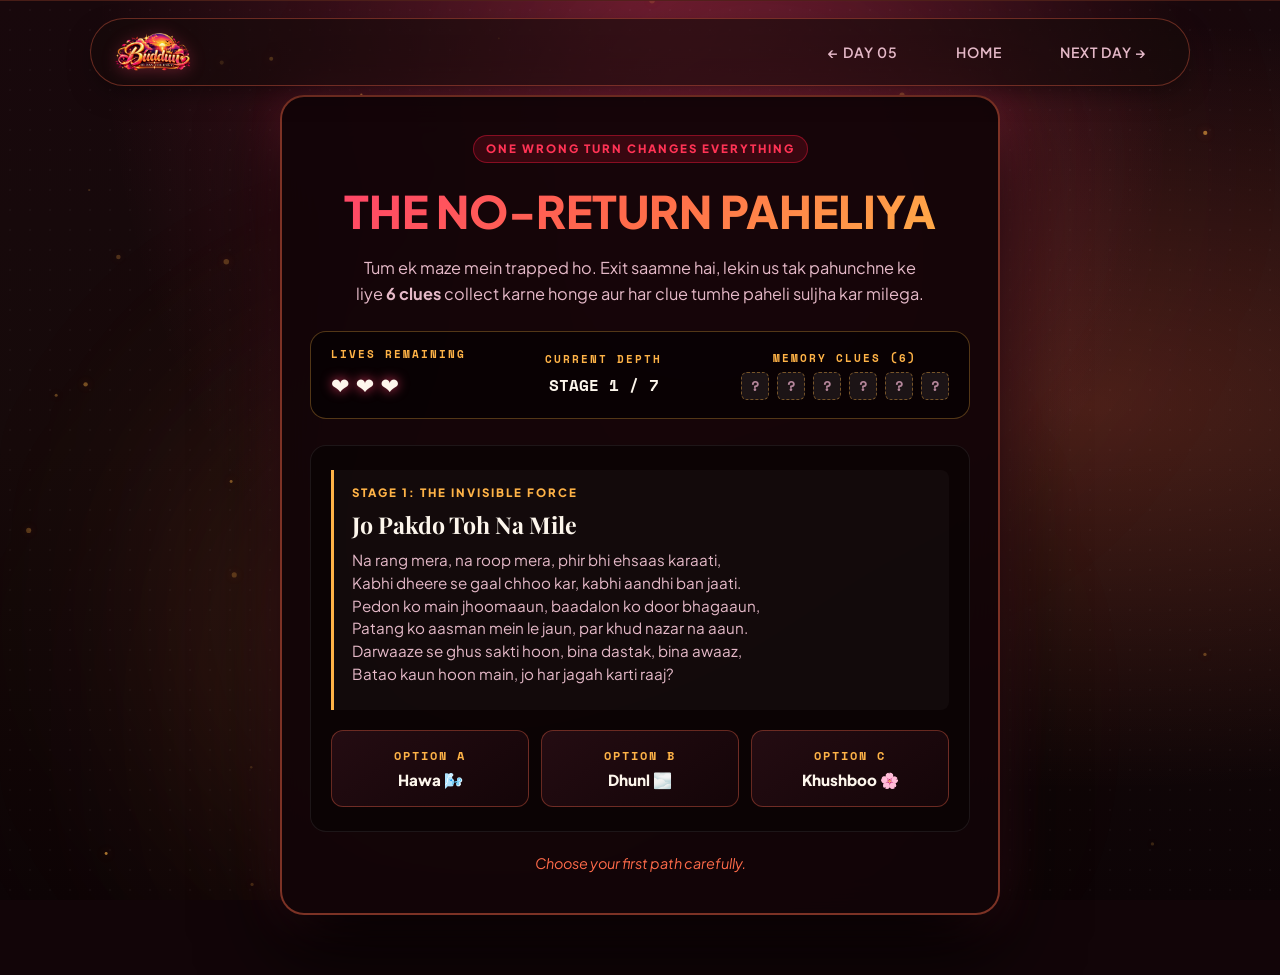
<file: day6.html>
<!DOCTYPE html>
<html lang="en">
<head>
  <meta charset="UTF-8">
  <meta name="viewport" content="width=device-width, initial-scale=1.0, maximum-scale=5.0">
  <title>DAY 06 — THINGS I NEVER SAID | Budduu Journey ✍️💌🎙️</title>
  <link rel="icon" type="image/png" href="favicon.png">
  <link rel="preconnect" href="https://fonts.googleapis.com">
  <link rel="preconnect" href="https://fonts.gstatic.com" crossorigin>
  <link href="https://fonts.googleapis.com/css2?family=Caveat:wght@500;700&family=Playfair+Display:ital,wght@0,600;0,700;1,400&family=Plus+Jakarta+Sans:wght@400;600;700;800&family=Space+Mono:wght@400;700&display=swap" rel="stylesheet">
  <link rel="stylesheet" href="global.css">
  <link rel="stylesheet" href="day6.css">
</head>
<body class="day6-body">

  <!-- Ambient Deep Sunset & Parchment Glow Atmosphere -->
  <div class="day6-ambient-sky" aria-hidden="true">
    <div class="sky-base-gradient"></div>
    <div class="sky-orb-crimson" id="skyOrbCrimson"></div>
    <div class="sky-orb-coral" id="skyOrbCoral"></div>
    <div class="sky-orb-amber" id="skyOrbAmber"></div>
    <div class="ambient-paper-glow"></div>
    <div class="sky-grain-overlay"></div>
  </div>

  <!-- Ambient Floating Dust & Ink Sparkles Canvas -->
  <canvas id="day6ParticlesCanvas" class="day6-particles-canvas" aria-hidden="true"></canvas>

  <!-- Navigation Bar -->
  <header class="day6-header">
    <nav class="site-nav" aria-label="Main Navigation">
      <a href="index.html" class="nav-brand" aria-label="Return to Homepage">
        <img src="logo.png" alt="BUDDUU Logo" class="nav-logo" onerror="this.style.display='none'; this.nextElementSibling.style.display='block';">
        <span class="nav-brand-fallback">BUDDUU ❤️</span>
      </a>
      <ul class="nav-links">
        <li><a href="day5.html" class="nav-link">← Day 05</a></li>
        <li><a href="index.html" class="nav-link">Home</a></li>
        <li><a href="day7.html" class="nav-link" id="navNextDayBtn">Next Day →</a></li>
      </ul>
    </nav>
  </header>

  <!-- =========================================================
       GATE 1: DATE LOCK VIEW (Active before unlock date)
       ========================================================= -->
  <section id="day6DateLockedView" class="day6-locked-view" style="display: none;" aria-label="Day 6 Locked by Date">
    <div class="glass-card locked-card-container">
      <div class="locked-icon-halo" aria-hidden="true">🔒</div>
      <span class="locked-tag">DAY 6 • CHAPTER VI</span>
      <h1 class="locked-heading">SOME THINGS ARE BETTER WRITTEN.</h1>
      <p class="locked-quote">“Ink waits quietly for its sunset moment…”</p>
      <div class="locked-date-pill" id="dateLockCountdown">Unlocks on 25 October 2026</div>
      <div class="locked-actions">
        <a href="index.html#journey" class="btn btn-primary">← BACK TO JOURNEY</a>
      </div>
    </div>
  </section>

  <!-- =========================================================
       GATE 2: THE NO-RETURN MAZE 🌑
       7 Depth Stages • 6 Clues ['O','B','T','A','B','I'] • Final Code: SHAZAN
       ========================================================= -->
  <section id="day6GameLockedView" class="day6-game-lock-view" style="display: none;" aria-label="Day 6 The No-Return Maze">
    <div class="glass-card maze-puzzle-card">
      
      <!-- Maze Header & HUD -->
      <header class="maze-header">
        <div class="maze-badge-row">
          <span class="maze-mode-pill">ONE WRONG TURN CHANGES EVERYTHING</span>
        </div>
        <h1 class="maze-main-title">THE NO-RETURN PAHELIYA</h1>
        <p class="maze-subtitle-lead">
          Tum ek maze mein trapped ho. Exit saamne hai, lekin us tak pahunchne ke liye <strong>6 clues</strong> collect karne honge aur har clue tumhe paheli suljha kar milega.
        </p>
      </header>

      <!-- Status HUD: 3 Lives, Stages, 6 Clue Slots -->
      <div class="maze-hud-dashboard" role="region" aria-label="Maze Status HUD">
        <div class="hud-item hud-lives">
          <span class="hud-label">LIVES REMAINING</span>
          <div class="lives-container" id="mazeLivesContainer" aria-label="3 lives available">
            <span class="heart-life" id="life1">❤️</span>
            <span class="heart-life" id="life2">❤️</span>
            <span class="heart-life" id="life3">❤️</span>
          </div>
        </div>

        <div class="hud-item hud-stage">
          <span class="hud-label">CURRENT DEPTH</span>
          <span class="hud-val" id="mazeStageIndicator">STAGE 1 / 7</span>
        </div>

        <div class="hud-item hud-clues">
          <span class="hud-label">MEMORY CLUES (6)</span>
          <div class="clues-slots-row" id="mazeCluesRow">
            <span class="clue-slot" id="clueSlot1">?</span>
            <span class="clue-slot" id="clueSlot2">?</span>
            <span class="clue-slot" id="clueSlot3">?</span>
            <span class="clue-slot" id="clueSlot4">?</span>
            <span class="clue-slot" id="clueSlot5">?</span>
            <span class="clue-slot" id="clueSlot6">?</span>
          </div>
        </div>
      </div>

      <!-- Maze Chambers Viewport -->
      <div class="maze-chamber-viewport" id="mazeChamberViewport">
        
        <!-- STAGE 1: THE INVISIBLE FORCE -->
        <div class="maze-stage-panel" id="mazeStage1">
          <div class="stage-narrative-box">
            <span class="stage-kicker">STAGE 1: THE INVISIBLE FORCE</span>
            <h2 class="stage-title">Jo Pakdo Toh Na Mile</h2>
            <p class="stage-description">
              Na rang mera, na roop mera, phir bhi ehsaas karaati,<br>
              Kabhi dheere se gaal chhoo kar, kabhi aandhi ban jaati.<br>
              Pedon ko main jhoomaaun, baadalon ko door bhagaaun,<br>
              Patang ko aasman mein le jaun, par khud nazar na aaun.<br>
              Darwaaze se ghus sakti hoon, bina dastak, bina awaaz,<br>
              Batao kaun hoon main, jo har jagah karti raaj?
            </p>
          </div>

          <div class="maze-options-grid">
            <button type="button" class="maze-choice-btn" data-stage="1" data-choice="correct">
              <span class="choice-num">OPTION A</span>
              <span class="choice-label">Hawa 🌬️</span>
            </button>
            <button type="button" class="maze-choice-btn" data-stage="1" data-choice="wrong">
              <span class="choice-num">OPTION B</span>
              <span class="choice-label">Dhunl 🌫️</span>
            </button>
            <button type="button" class="maze-choice-btn" data-stage="1" data-choice="wrong">
              <span class="choice-num">OPTION C</span>
              <span class="choice-label">Khushboo 🌸</span>
            </button>
          </div>
        </div>

        <!-- STAGE 2: THE SILENT KEEPER -->
        <div class="maze-stage-panel" id="mazeStage2" style="display: none;">
          <div class="stage-narrative-box">
            <span class="stage-kicker">STAGE 2: THE SILENT KEEPER</span>
            <h2 class="stage-title">Bina Zubaan Ka Raazdaan</h2>
            <p class="stage-description">
              Mere andar hazaaron baatein, phir bhi bol na paaun,<br>
              Khamoshi mein baithne waale ko, duniya bhar ghumaaun.<br>
              Na main guru, na main dost, phir bhi gyaan sikhaati hoon,<br>
              Band rahun toh raaz chhupaun, khul jaun toh samjhaati hoon.<br>
              Mere panne palat-te jao, har panna nayi kahaani,<br>
              Batao kaun hoon main, jo ban sakti sabki zubaani?
            </p>
          </div>

          <div class="maze-options-grid">
            <button type="button" class="maze-choice-btn" data-stage="2" data-choice="wrong">
              <span class="choice-num">OPTION A</span>
              <span class="choice-label">Radio 📻</span>
            </button>
            <button type="button" class="maze-choice-btn" data-stage="2" data-choice="correct">
              <span class="choice-num">OPTION B</span>
              <span class="choice-label">Kitaab 📖</span>
            </button>
            <button type="button" class="maze-choice-btn" data-stage="2" data-choice="wrong">
              <span class="choice-num">OPTION C</span>
              <span class="choice-label">Tasveer 🖼️</span>
            </button>
          </div>
        </div>

        <!-- STAGE 3: THE CANDLE IN THE DARK -->
        <div class="maze-stage-panel" id="mazeStage3" style="display: none;">
          <div class="stage-narrative-box danger-box">
            <span class="stage-kicker danger-tag">STAGE 3: THE NO-RETURN TRIAL ⚠️</span>
            <h2 class="stage-title">Khud Marjai, Doosron Ko Roshni De</h2>
            <p class="stage-description">
              Na main insaan, na jaanwar, phir bhi kaam mein aati,<br>
              Andheri raat ke sannate mein, roshni bankar chha jaati.<br>
              Na pair mere, na hi haath, ek jagah par rehti hoon,<br>
              Apne tan ko dheere-dheere khokar, ujiyara deti hoon.<br>
              Hawa chale toh kaanp uthun, bujh jaun ek hi pal,<br>
              Batao kaun hoon main, jo roshan karti mahal?
            </p>
          </div>

          <div class="maze-options-grid">
            <button type="button" class="maze-choice-btn" data-stage="3" data-choice="wrong">
              <span class="choice-num">Option 1</span>
              <span class="choice-label">Jugnu ✨</span>
            </button>
            <button type="button" class="maze-choice-btn" data-stage="3" data-choice="correct">
              <span class="choice-num">Option 2</span>
              <span class="choice-label">Mombatti 🕯️</span>
            </button>
            <button type="button" class="maze-choice-btn" data-stage="3" data-choice="wrong">
              <span class="choice-num">Option 3</span>
              <span class="choice-label">Torch 🔦</span>
            </button>
          </div>
        </div>

        <!-- STAGE 4: THE THIRTY-TWO THIEVES -->
        <div class="maze-stage-panel" id="mazeStage4" style="display: none;">
          <div class="stage-narrative-box danger-box">
            <span class="stage-kicker danger-tag">STAGE 4: THE NO-RETURN DECISION ⚠️</span>
            <h2 class="stage-title">The House of Thirty-Two Thieves</h2>
            <p class="stage-description">
              Ek ghar mein battis chor,<br>
              Din bhar machate shor.<br>
              Khana aaye toh kaam karein,<br>
              Batao kaun hain ye sab chor?
            </p>
          </div>

          <div class="maze-options-grid">
            <button type="button" class="maze-choice-btn" data-stage="4" data-choice="wrong">
              <span class="choice-num">Option 1</span>
              <span class="choice-label">Ungliyan ✋</span>
            </button>
            <button type="button" class="maze-choice-btn" data-stage="4" data-choice="correct">
              <span class="choice-num">Option 2</span>
              <span class="choice-label">Daant 🦷</span>
            </button>
            <button type="button" class="maze-choice-btn" data-stage="4" data-choice="wrong">
              <span class="choice-num">Option 3</span>
              <span class="choice-label">Zubaan 👅</span>
            </button>
          </div>
        </div>

        <!-- STAGE 5: THE BLACK THREAD -->
        <div class="maze-stage-panel" id="mazeStage5" style="display: none;">
          <div class="stage-narrative-box">
            <span class="stage-kicker">STAGE 5: THE CORRIDOR OF ECHOES</span>
            <h2 class="stage-title">The Mystery of the Black Thread</h2>
            <p class="stage-description">
              Kaali hoon par kauwa nahi,<br>
              Lambi hoon par rassi nahi.<br>
              Tel lagao, chamak dikhaun,<br>
              Batao main kya kehlaun?
            </p>
          </div>

          <div class="maze-options-grid">
            <button type="button" class="maze-choice-btn" data-stage="5" data-choice="wrong">
              <span class="choice-num">Option 1</span>
              <span class="choice-label">Kaali Rassi 🪢</span>
            </button>
            <button type="button" class="maze-choice-btn" data-stage="5" data-choice="wrong">
              <span class="choice-num">Option 2</span>
              <span class="choice-label">Kauwa 🐦‍⬛</span>
            </button>
            <button type="button" class="maze-choice-btn" data-stage="5" data-choice="correct">
              <span class="choice-num">Option 3</span>
              <span class="choice-label">Choti 🎀</span>
            </button>
          </div>
        </div>

        <!-- STAGE 6: THE FINAL PIECE -->
        <div class="maze-stage-panel" id="mazeStage6" style="display: none;">
          <div class="stage-narrative-box">
            <span class="stage-kicker">STAGE 6: THE FINAL PIECE</span>
            <h2 class="stage-title">Waqt Ka Chor</h2>
            <p class="stage-description">
              Na main chor hoon, na lutera, phir bhi sab kuch le jaaun,<br>
              Raja ho ya aam musafir, kisi ke liye na ruk paaun.<br>
              Bachpan ko jawaani kar doon, jawaani ko yaadon mein,<br>
              Kal ko aaj bana kar rakh doon, phir chhupa doon baaton mein.<br>
              Na mujhe baandh sake zanjeer, na rok sake deewaar,<br>
              Batao kaun hoon main, jo chalta rehta lagataar?
            </p>
          </div>

          <div class="maze-options-grid">
            <button type="button" class="maze-choice-btn" data-stage="6" data-choice="wrong">
              <span class="choice-num">Option 1</span>
              <span class="choice-label">Kismat 🔮</span>
            </button>
            <button type="button" class="maze-choice-btn" data-stage="6" data-choice="wrong">
              <span class="choice-num">Option 2</span>
              <span class="choice-label">Yaadein 📸</span>
            </button>
            <button type="button" class="maze-choice-btn" data-stage="6" data-choice="correct">
              <span class="choice-num">Option 3</span>
              <span class="choice-label">Samay ⏳</span>
            </button>
          </div>
        </div>

        <!-- STAGE 7: THE MASTER EXIT KEYPAD -->
        <div class="maze-stage-panel" id="mazeStage7" style="display: none;">
          <div class="stage-narrative-box">
            <span class="stage-kicker">STAGE 7: THE EXIT KEYPAD</span>
            <h2 class="stage-title">Decode The Master Password</h2>
            <p class="stage-description">
              Tumne saare 6 fragments collect kar liye hain.<br><br>
              <strong class="highlight-code">Shift Reverse (-1) • Rearrange • Unlock</strong><br><br>
              Fragments ko ek letter peeche shift karo (jaise B → A, T → S), phir un letters ko sahi order mein arrange karke 6-letter secret code banao.
            </p>
            <div class="stage-whisper-rule">
              💡 <strong>Vault Hint:</strong> “Jo Words Puzzle hai unhe samjho or arrange karo aur code enter karo.”
            </div>
          </div>

          <div class="maze-terminal-box">
            <div class="terminal-display">
              <span class="terminal-prompt">&gt;</span>
              <input
                type="text"
                id="mazePasswordInput"
                class="terminal-input"
                placeholder="ENTER 6-LETTER CODE"
                maxlength="8"
                autocomplete="off"
                autocorrect="off"
                autocapitalize="characters"
              >
            </div>

            <div class="terminal-actions">
              <button type="button" class="btn btn-primary" id="mazeSubmitCodeBtn">
                <span>UNLOCK EXIT GATE 🔓</span>
              </button>
            </div>

            <p class="maze-terminal-status" id="mazeTerminalStatus" aria-live="polite"></p>
          </div>
        </div>

      </div>

      <!-- Maze Toast Messages -->
      <div class="maze-feedback-toast" id="mazeFeedbackToast" aria-live="polite">Choose your first path carefully.</div>

      <!-- Success Transition Overlay -->
      <div class="maze-success-overlay" id="mazeSuccessOverlay" style="display: none;" aria-live="assertive">
        <div class="maze-success-modal glass-card">
          <div class="maze-spark-halo" aria-hidden="true">✨🗝️✨</div>
          <span class="maze-status-badge">PAHELIYA SOLVED • ZERO TURNS LEFT</span>
          <h2 class="maze-success-heading">You Conquered The Paheliya.</h2>
          <p class="maze-success-subtext">
            “Chahe kitne bhi pahliya aai cahhe kitna bhi duriya aai <br>
            <strong>humari dosti hamesha sahi manzil dhoondh leti hai. ❤️</strong>”
          </p>
          <div class="maze-loader-track">
            <div class="maze-loader-fill"></div>
          </div>
          <span class="maze-entering-tag">ENTERING THE UNSAID WORDS ARCHIVE...</span>
        </div>
      </div>

    </div>
  </section>

  <!-- =========================================================
       ACTUAL DAY 6 UNLOCKED CONTENT (Sequential Experiences)
       ========================================================= -->
  <div id="day6UnlockedView" class="day6-unlocked-view" style="display: none;">

    <!-- CINEMATIC NARRATIVE INTRO -->
    <section id="day6IntroStage" class="day6-intro-stage" aria-label="Day 6 Narrative Intro">
      <div class="intro-curtain-glow" aria-hidden="true"></div>
      <div class="intro-text-cluster" id="introTextCluster">
        <span class="intro-numeral-tag" id="introTag">DAY 06</span>
        <h1 class="intro-title-text" id="introTitle">THINGS I NEVER SAID</h1>
        <p class="intro-whisper-line" id="introLine1">“Some things are easier to say on paper.”</p>
        <p class="intro-sub-prompt" id="introLine2">So I wrote this one down for you. ❤️</p>
      </div>

      <button type="button" class="intro-skip-btn" id="skipIntroBtn" aria-label="Skip Introduction">
        READ THE LETTER ↓
      </button>
    </section>

    <!-- MAIN DAY 6 STAGE -->
    <main id="mainDay6Content" class="day6-main-stage">
      <div class="day6-container">

        <!-- Progress Indicator Bar (7 Steps) -->
        <div class="day6-progress-strip glass-card" role="region" aria-label="Journey Progress">
          <div class="progress-strip-left">
            <span class="progress-pill-badge" id="day6StepBadge">STEP 1 / 7</span>
            <span class="progress-sub-caption">THINGS I NEVER SAID</span>
          </div>
          <div class="progress-strip-track">
            <div class="progress-strip-fill" id="day6ProgressFill" style="width: 14%;"></div>
          </div>
          <span class="progress-strip-percentage" id="day6ProgressPct">14%</span>
        </div>

        <!-- EXPERIENCE 1: HANDWRITTEN LETTER -->
        <section class="letter-showcase-section" id="letterSection" aria-label="Personal Handwritten Letter">
          <div class="section-cue-header">
            <span class="cue-kicker">EXPERIENCE 01 &bull; WRITTEN FOR BUDDUU</span>
            <h2 class="cue-title">FOR YOU.</h2>
            <p class="cue-sub">“Unfolding words one piece at a time.”</p>
          </div>

          <div class="letter-scroll-card" id="letterScrollCard">
            <div class="parchment-texture-overlay" aria-hidden="true"></div>
            <div class="letter-watermark-seal" aria-hidden="true">💌</div>

            <div class="letter-reading-status-bar">
              <span class="reading-progress-pill" id="readingProgressPill">LETTER — 1 / 5</span>
            </div>

            <div class="letter-body-container" id="letterBodyContainer">
              <!-- Part 1 -->
              <article class="letter-part-block is-active" id="letterPart1">
                <h3 class="letter-salutation">Hey Budduu <span class="letter-heart">❤️</span></h3>
                <p>We're already six days into this little journey.</p>
                <p>And somehow, I still feel like there are things I haven't said properly.</p>
                <p>So I'm writing them instead.</p>
              </article>

              <!-- Part 2 -->
              <article class="letter-part-block" id="letterPart2" style="display: none;">
                <p>I hope you know that some people become special without even trying.</p>
                <p>Not because of one huge moment.</p>
                <p>But because of hundreds of tiny ones.</p>
                <p class="letter-list-stanza">
                  The random conversations.<br>
                  The stupid jokes.<br>
                  The unexpected laughs.<br>
                  The moments that didn't seem important until we looked back at them.
                </p>
              </article>

              <!-- Part 3 -->
              <article class="letter-part-block" id="letterPart3" style="display: none;">
                <p>Maybe that's what makes someone special.</p>
                <p>They become part of the ordinary days without you even realizing it.</p>
                <p>And then one day...</p>
                <p>you realize those ordinary days became some of your favorite memories.</p>
              </article>

              <!-- Part 4 -->
              <article class="letter-part-block" id="letterPart4" style="display: none;">
                <p>So this letter isn't really about one particular moment.</p>
                <p>It's about all of them.</p>
                <p>And about being grateful that they happened.</p>
              </article>

              <!-- Part 5 -->
              <article class="letter-part-block letter-final-part" id="letterPart5" style="display: none;">
                <div class="final-heart-cluster">
                  <span class="pulsing-heart-seal">💛🧡</span>
                </div>
                <div class="letter-end-badge">YOU MADE IT TO THE END OF THIS LETTER.</div>
              </article>
            </div>

            <!-- Keep Reading Action Button -->
            <div class="keep-reading-action-bar" id="keepReadingActionBar">
              <button type="button" class="btn btn-primary keep-reading-btn" id="keepReadingBtn">
                <span>KEEP READING</span>
                <span class="btn-arrow" aria-hidden="true">↓</span>
              </button>
            </div>
          </div>
        </section>

        <!-- EXPERIENCE 2: VINTAGE ANSWERING MACHINE & CASSETTE DECK 🎙️📼 -->
        <section class="answering-machine-section" id="voiceMessageSection" aria-label="Vintage Answering Machine">
          <div class="glass-card answering-machine-card">
            
            <header class="section-cue-header">
              <span class="cue-kicker">EXPERIENCE 02 &bull; VINTAGE CASSETTE MEMO</span>
              <h2 class="cue-title">TEDDUU'S ANSWERING MACHINE</h2>
              <p class="cue-sub">“Beep... You have 1 unread voice message waiting on the tape so plese use buds for better experience.”</p>
            </header>

            <!-- Vintage Cassette Player Chassis -->
            <div class="vintage-deck-console">
              
              <div class="deck-top-bar">
                <div class="deck-indicator-group">
                  <span class="deck-led" id="deckLed"></span>
                  <span class="deck-status-text" id="deckStatusText">STANDBY // READY</span>
                </div>
                <div class="deck-counter-lcd">
                  <span class="lcd-label">INDEX</span>
                  <span class="lcd-digits" id="deckTimeDigits">00:00</span>
                </div>
              </div>

              <!-- Physical Cassette Tape Body -->
              <div class="vintage-cassette-chassis" id="cassetteChassis">
                <div class="cassette-label-sticker">
                  <div class="cassette-label-header">
                    <span class="tape-brand">MAGNETIC SOUND CORP.</span>
                    <span class="tape-side-badge">SIDE A</span>
                  </div>
                  <h4 class="cassette-title-written">Things I Never Said Out Loud 🧡</h4>
                  <p class="cassette-artist-tag">From: Tedduu • To: Budduu</p>
                </div>

                <div class="cassette-window-cutout">
                  <div class="cassette-spool spool-left" id="spoolLeft">
                    <span class="spool-cog"></span>
                  </div>
                  <div class="tape-bridge-track"></div>
                  <div class="cassette-spool spool-right" id="spoolRight">
                    <span class="spool-cog"></span>
                  </div>
                </div>
              </div>

              <!-- Answering Machine Audio Scrubber -->
              <div 
                class="machine-scrub-bar" 
                id="voiceScrubBar" 
                role="slider" 
                tabindex="0" 
                aria-label="Tape playback position"
                aria-valuemin="0" 
                aria-valuemax="100" 
                aria-valuenow="0"
              >
                <div class="machine-scrub-fill" id="voiceScrubFill" style="width: 0%;">
                  <span class="machine-scrub-pin"></span>
                </div>
              </div>

              <!-- Mechanical Controls Deck -->
              <div class="deck-controls-row">
                <button type="button" class="btn-deck-key btn-deck-play" id="voicePlayBtn" aria-label="Play Answering Machine Message">
                  <span class="key-icon" id="voicePlayIcon">▶</span>
                  <span class="key-text" id="voicePlayLabel">PLAY TAPE</span>
                </button>

                <div class="deck-volume-cluster">
                  <button type="button" class="btn-deck-mute" id="voiceMuteBtn" aria-label="Mute Audio">
                    <span id="voiceMuteIcon">🔊</span>
                  </button>
                  <input 
                    type="range" 
                    id="voiceVolumeSlider" 
                    class="deck-volume-slider" 
                    min="0" 
                    max="1" 
                    step="0.01" 
                    value="0.85" 
                    aria-label="Cassette volume slider"
                  >
                </div>
              </div>

              <!-- Live Synchronized Typewriter Transcript Stream -->
              <div class="answering-transcript-box" id="answeringTranscriptBox">
                <div class="transcript-header-row">
                  <span class="transcript-meta-tag">📟 LIVE TRANSCRIPTION</span>
                  <span class="transcript-blink-dot" id="transcriptBlinkDot">●</span>
                </div>
                <div class="transcript-terminal-screen">
                  <p class="transcript-typed-line" id="transcriptTypedLine">
                    [Press PLAY to initialize the tape recorder and hear Tedduu's message...]
                  </p>
                </div>
              </div>

            </div>

            <audio id="voiceAudio" preload="metadata" src="voice.mp3"></audio>

          </div>
        </section>

        <!-- =========================================================
             EXPERIENCE 3: THE 11:11 SECRET WISH CAPSULE 🕯️✨
             ========================================================= -->
        <section class="wish-capsule-section" id="wishCapsuleSection" aria-label="The 11:11 Secret Wish">
          <div class="glass-card wish-capsule-card">
            
            <header class="section-cue-header">
              <span class="cue-kicker">EXPERIENCE 03 &bull; MIDNIGHT CONFESSION</span>
              <h2 class="cue-title">THE 11:11 SECRET WISH</h2>
              <p class="cue-sub">“Log 11:11 par maangte hain... maine bhi har baar kuch maanga tha.”</p>
            </header>

            <div class="wish-clock-container">
              <!-- Digital Neon 11:11 Clock Display -->
              <div class="digital-wish-clock" id="digitalWishClock" aria-label="Digital Clock Showing 11:11">
                <span class="clock-digits">11</span>
                <span class="clock-colon">:</span>
                <span class="clock-digits">11</span>
                <span class="clock-meridiem">PM</span>
              </div>
              
              <p class="wish-lead-prompt">
                “Kehte hain ghadi par jab 11:11 bajein, toh dil ki sabse gehri dua qubool hoti hai...<br>
                Jaanna chahta hai Tedduu ne har baar kya maanga tha?”
              </p>

              <!-- Reveal Button -->
              <div class="wish-action-wrap" id="wishActionWrap">
                <button type="button" class="btn btn-primary btn-reveal-wish" id="revealWishBtn">
                  <span>REVEAL TEDDUU'S 11:11 WISH</span>
                  <span class="btn-spark-star" aria-hidden="true">🕯️✨</span>
                </button>
              </div>

              <!-- Unfolded Golden Wish Box -->
              <div class="revealed-wish-card" id="revealedWishCard" style="display: none;" aria-live="polite">
                <div class="wish-ray-halo" aria-hidden="true"></div>
                <span class="wish-sacred-tag">✦ THE FROZEN MIDNIGHT PRAYER ✦</span>
                <blockquote class="wish-quote-text">
                  “Maine har baar har dua mai yahi maga tha ke tu mere saath hamehsa rahe mai tere saath hamehsa rahu , hamare bich me kabhi koi duri naa aai aai bhi toh jaldi cahle jaai , hum saath me job kare aage ki life saath me jiye saath me guzare , har din subha uth kar mai tere se baat karu, tu khush rahe fit rahe cute rahe , bhulna bhul jaai , chize accpet karna sikhe batana sikhe , emotions samjhna sike , or hamehsa tujhe woh sab mile jiska tu haaq daar hai jo tere liye bhetar ho .......”
                </blockquote>
                <span class="wish-signoff">— Har 11:11 par sirf tera naam, Tedduu 🧡</span>
              </div>
            </div>

          </div>
        </section>

        <!-- =========================================================
             EXPERIENCE 4: THE HEARTBEAT / FINGERPRINT SENSOR 🖤⚡
             ========================================================= -->
        <section class="biometric-heart-section" id="biometricHeartSection" aria-label="Heartbeat Lie Detector">
          <div class="glass-card biometric-card">
            
            <header class="section-cue-header">
              <span class="cue-kicker">EXPERIENCE 04 &bull; LIE DETECTOR OF THE HEART</span>
              <h2 class="cue-title">BIOMETRIC OF SILENT FEELINGS</h2>
              <p class="cue-sub">“Hold your finger on the sensor for 3 seconds. Dil ki dhadkan jhooth nahi bolti.”</p>
            </header>

            <div class="biometric-interactive-deck">
              
              <!-- Scanning Pad Ring -->
              <div class="scanner-pad-wrapper">
                <div 
                  class="fingerprint-sensor-pad" 
                  id="fingerprintSensorPad" 
                  role="button" 
                  tabindex="0" 
                  aria-label="Fingerprint Sensor. Touch and hold for 3 seconds"
                >
                  <!-- SVG Circular Progress Ring -->
                  <svg class="scanner-progress-ring" viewBox="0 0 160 160" aria-hidden="true">
                    <circle class="ring-bg" cx="80" cy="80" r="72"></circle>
                    <circle class="ring-fill" id="scannerRingFill" cx="80" cy="80" r="72"></circle>
                  </svg>

                  <!-- Scanner Core Icons -->
                  <div class="sensor-core-glyph" id="sensorCoreGlyph">
                    <span class="scanner-laser-bar"></span>
                    <span class="sensor-icon">🧡</span>
                  </div>
                </div>
              </div>

              <!-- Scanner HUD Status -->
              <div class="scanner-hud-status">
                <span class="scanner-status-headline" id="scannerStatusHeadline">[ TOUCH & HOLD SENSOR PAD ]</span>
                <span class="scanner-pct-indicator" id="scannerPctIndicator">READY &bull; 0%</span>
              </div>

              <!-- Decoded Result Box (Revealed after 3 sec hold) -->
              <div class="confession-decoded-modal" id="confessionDecodedModal" style="display: none;" aria-live="assertive">
                <div class="decoded-check-badge">
                  <span>CONFESSION DECODED &bull; 100% GENUINE</span>
                </div>
                <h3 class="decoded-title">What The Heartbeat Proved:</h3>
                <blockquote class="decoded-quote">
                  “Yeh connection koi aam connection nahi hai. Kuch baatein shabdon me nahi, bas dil ki dhadkan se mehsoos ki jaati hain. ❤️”
                </blockquote>
                <p class="decoded-footnote">Biometric status: Tedduu's heart is permanently synchronized with Budduu. ♾️</p>
              </div>

            </div>

          </div>
        </section>

        <!-- EXPERIENCE 5: WILL YOU GET BLOCKED? 📵 -->
        <section class="blocked-test-section" id="blockedTestSection" aria-label="Will You Get Blocked?">
          <div class="glass-card blocked-card">
            
            <header class="section-cue-header">
              <span class="cue-kicker">EXPERIENCE 05 &bull; THE REALITY CHECK</span>
              <h2 class="cue-title">WILL YOU GET BLOCKED?</h2>
              <p class="cue-sub">“Ek aakhri sawaal... kya humara connection itna strong hai ya bas ek click ki doori par?”</p>
            </header>

            <div class="blocked-interactive-box">
              <div class="blocked-icon-pulse" aria-hidden="true">🚫⚡</div>
              
              <p class="blocked-desc-lead">
                Kabhi-kabhi hum aapas mein baatein chhipa lete hain, par sach zyada der chhup nahi sakta.<br>
                Chalo ek honest test karke dekhte hain ki kismat aur humara connection kya kehta hai...
              </p>

              <div class="blocked-action-wrapper">
                <a 
                  href="https://block.youtest.me/find?id=vpVA4ui&q=f" 
                  target="_blank" 
                  rel="noopener noreferrer" 
                  class="btn btn-primary btn-blocked-link" 
                  id="blockedTestLinkBtn"
                >
                  <span>TAKE THE TEST NOW ↗</span>
                </a>
              </div>

              <p class="blocked-footnote">
                Click above to take the live test. Don't worry, sach jaisa bhi ho, bond hamesha rahega! 🧡
              </p>
            </div>

          </div>
        </section>

        <!-- EXPERIENCE 6: THE UNWRITTEN CONTRACT / SILENT PROMISES 🤝📜 -->
        <section class="silent-promises-section" id="silentPromisesSection" aria-label="The Unwritten Contract">
          <div class="section-cue-header">
            <span class="cue-kicker">EXPERIENCE 06 &bull; A SACRED BOND</span>
            <h2 class="cue-title">THE UNWRITTEN CONTRACT</h2>
            <p class="cue-sub">“Things I never said out loud, but promise forever.”</p>
          </div>

          <!-- Royal Golden Parchment Certificate -->
          <div class="promises-parchment-frame glass-card" id="promisesParchmentFrame">
            <div class="certificate-inner-border">
              
              <!-- Ornamental Corners -->
              <span class="cert-corner corner-tl">✦</span>
              <span class="cert-corner corner-tr">✦</span>
              <span class="cert-corner corner-bl">✦</span>
              <span class="cert-corner corner-br">✦</span>

              <header class="certificate-header">
                <span class="cert-badge">LIFETIME COVENANT &bull; NO EXPIRY</span>
                <h3 class="cert-main-title">THINGS I NEVER SAID OUT LOUD, BUT PROMISE FOREVER</h3>
                <p class="cert-dedication">Signed in Silence by Tedduu &bull; Dedicated to Budduu ❤️</p>
                <div class="cert-divider-line"></div>
              </header>

              <!-- 4 Sacred Unsaid Promises -->
              <div class="promises-scroll-grid">
                
                <div class="promise-item-card">
                  <span class="promise-num">PROMISE 01</span>
                  <p class="promise-text">
                    “Duniya chahe kitni bhi badal jaye, meri priority list me tera number wahi rahega.”
                  </p>
                </div>

                <div class="promise-item-card">
                  <span class="promise-num">PROMISE 02</span>
                  <p class="promise-text">
                    “Chahe kitni bhi narazgi ho, hum kabhi ek dusre se door nahi honge.”
                  </p>
                </div>

                <div class="promise-item-card">
                  <span class="promise-num">PROMISE 03</span>
                  <p class="promise-text">
                    “Jab tu chup hoga, tab bina bole teri baat samajhne ki koshish hamesha karunga.”
                  </p>
                </div>

                <div class="promise-item-card">
                  <span class="promise-num">PROMISE 04</span>
                  <p class="promise-text">
                    “Chahe waqt aur halaat kitne bhi mushkil ho, mera saath aur bharosa hamesha tere saath rahega.”
                  </p>
                </div>

                <div class="promise-item-card">
                  <span class="promise-num">PROMISE 05</span>
                  <p class="promise-text">
                    “Ek baat or mai tujhe kabhi dhoka nhi dunga”
                  </p>
                </div>

                <div class="promise-item-card">
                  <span class="promise-num">PROMISE 06</span>
                  <p class="promise-text">
                    “I Love You Infnite ♾️”
                  </p>
                </div>

              </div>

              <!-- Rubber Stamp Seal Overlay -->
              <div class="promise-stamp-seal" id="promiseStampSeal" style="display: none;" aria-live="assertive">
                <div class="stamp-wax-badge">
                  <span>SEALED IN HEART ❤️</span>
                </div>
              </div>

              <!-- Action Area -->
              <div class="promise-action-container" id="promiseActionContainer">
                <button type="button" class="btn btn-primary btn-accept-promise" id="acceptPromiseBtn">
                  <span>ACCEPT THIS SILENT PROMISE</span>
                  <span class="btn-heart-seal" aria-hidden="true">❤️✨</span>
                </button>
              </div>

              <!-- Post-Stamp Confirmation Toast -->
              <div class="promise-accepted-banner" id="promiseAcceptedBanner" style="display: none;" aria-live="polite">
                <span class="seal-sparkle-glyph">🤝♾️</span>
                <h4>PROMISE SEALED FOR A LIFETIME</h4>
                <p>Aapne yeh silent vaada accept kar liya hai. Yeh bond ab hamesha ke liye locked hai. ❤️</p>
              </div>

            </div>
          </div>
        </section>

        <!-- DAY 6 COMPLETION LOCKUP & CHAPTER NAVIGATION -->
        <section class="day6-completion-section" id="day6CompletionSection" style="display: none;" aria-label="Day 6 Completed">
          <div class="completion-indicator-box">
            <div class="completion-check-icon">✓</div>
            <span class="completion-pill">DAY 6 COMPLETE (100%)</span>
            <h2 class="completion-next-title">Six days down... and the bond goes deeper. <span class="letter-heart">❤️</span></h2>
            <p class="completion-subtext">The unsaid words found their voice today. Four more chapters waiting.</p>
          </div>

          <div class="day6-foot-nav-cluster">
            <a href="day5.html" class="btn btn-secondary foot-home-btn">← DAY 5</a>
            <a href="index.html" class="btn btn-secondary foot-home-btn">HOME</a>
            <a href="day7.html" class="btn btn-primary foot-next-btn" id="completionNextDayBtn">DAY 7 →</a>
          </div>

          <div class="day6-signoff-summary">
            <span class="signoff-tag">DAY 06 SIGN-OFF</span>
            <h3 class="signoff-title">THINGS I NEVER SAID</h3>
            <p class="signoff-quote">“Sometimes the deepest feelings speak softly.”</p>
          </div>
        </section>

      </div>
    </main>

    <!-- Site Footer -->
    <footer class="site-footer day6-site-footer">
      <div class="day6-container">
        <h3 class="footer-brand-title">BUDDUU <span class="footer-heart">❤️</span></h3>
        <p class="footer-journey-caps">10 DAYS &bull; 10 MOMENTS &bull; ONE SPECIAL JOURNEY</p>
        <p class="footer-signature-line">Made with <span class="footer-heart">❤️</span> for Budduu</p>
      </div>
    </footer>

  </div>

  <script src="global.js"></script>
  <script src="day6.js"></script>
</body>
</html>
</file>
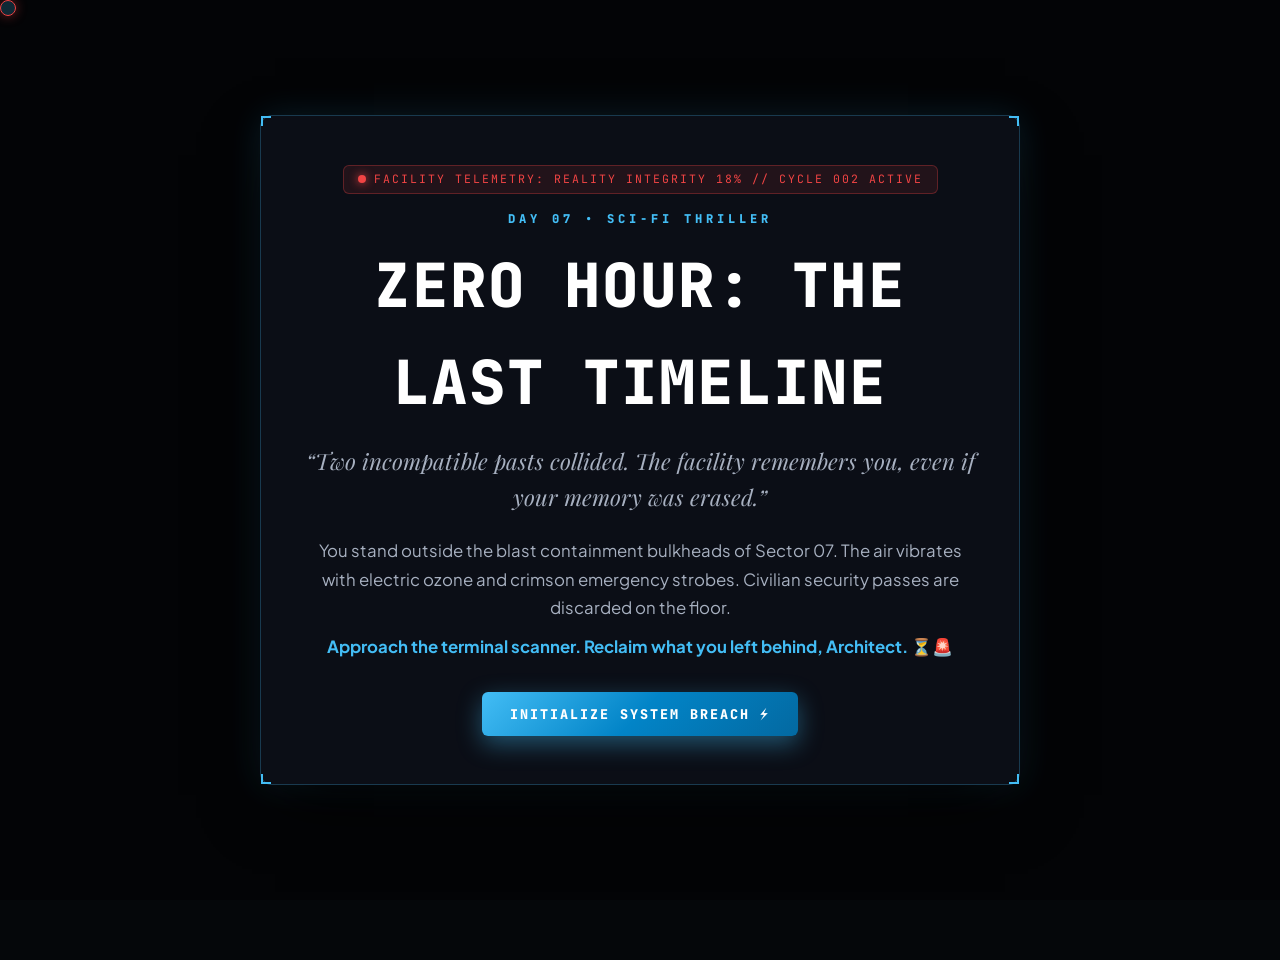
<file: day7.html>
<!DOCTYPE html>
<html lang="en">
<head>
  <meta charset="UTF-8">
  <meta name="viewport" content="width=device-width, initial-scale=1.0, maximum-scale=5.0">
  <title>DAY 07 — ZERO HOUR: THE LAST TIMELINE | Project Omega ⏳🚨</title>
  <link rel="icon" type="image/png" href="favicon.png">
  <link rel="preconnect" href="https://fonts.googleapis.com">
  <link rel="preconnect" href="https://fonts.gstatic.com" crossorigin>
  <link href="https://fonts.googleapis.com/css2?family=Caveat:wght@500;700&family=JetBrains+Mono:wght@400;600;700;800&family=Playfair+Display:ital,wght@0,600;0,700;1,400&family=Plus+Jakarta+Sans:wght@400;600;700;800&display=swap" rel="stylesheet">
  <link rel="stylesheet" href="global.css">
  <link rel="stylesheet" href="day7.css">
</head>
<body class="day7-body">

  <!-- Ghost Echo Cursor (Temporal Parallax) -->
  <div id="ghostCursor" class="ghost-cursor" aria-hidden="true"></div>

  <!-- Sci-Fi Atmosphise: Temporal Distortions, Alarm Pulses & CRT Grid -->
  <div class="day7-temporal-sky" aria-hidden="true">
    <div class="facility-grid-mesh"></div>
    <div class="facility-orb-crimson" id="skyOrbCrimson"></div>
    <div class="facility-orb-cyan" id="skyOrbCyan"></div>
    <div class="crt-scanline-layer"></div>
    <div class="vignette-security-mask"></div>
  </div>

  <!-- Interactive Temporal Particle Canvas -->
  <canvas id="day7ParticlesCanvas" class="day7-particles-canvas" aria-hidden="true"></canvas>

  <!-- Global Modal Dim Backdrop -->
  <div class="modal-dim-backdrop" id="modalDimBackdrop" style="display: none;" aria-hidden="true"></div>

  <!-- =========================================================
       FIXED: Modal Log Reader (Shifted to Root Level to Prevent Black Screen)
       ========================================================= -->
  <div class="door-chamber-overlay glass-card" id="doorChamberModal" style="display: none;" role="dialog" aria-modal="true" aria-labelledby="chamberModalTitle">
    <div class="cyber-corner tl"></div><div class="cyber-corner tr"></div>
    <div class="cyber-corner bl"></div><div class="cyber-corner br"></div>
    <button type="button" class="btn-close-chamber" id="closeDoorModalBtn" aria-label="Close terminal view">&times;</button>
    
    <!-- CHAMBER A CONTENT -->
    <div class="chamber-content-panel" id="panelDoorPast" style="display: none;">
      <span class="panel-kicker">TERMINAL 01 • TIMELINE PRIME DOSSIER</span>
      <h3 class="panel-title" id="chamberModalTitle">Incident Archive 04-A: Flawless Alignment</h3>
      <p class="panel-intro">Inspect the three verified diagnostic sectors from Timeline Prime:</p>
      
      <div class="past-relics-cluster">
        <button type="button" class="relic-item-btn" id="pastRelic1" data-relic="1">
          <span class="relic-icon">📊</span>
          <span class="relic-label">Core Telemetry</span>
          <span class="relic-state" id="relicState1">UNREAD</span>
        </button>
        <button type="button" class="relic-item-btn" id="pastRelic2" data-relic="2">
          <span class="relic-icon">🎙️</span>
          <span class="relic-label">Victory Audio Tape</span>
          <span class="relic-state" id="relicState2">UNREAD</span>
        </button>
        <button type="button" class="relic-item-btn" id="pastRelic3" data-relic="3">
          <span class="relic-icon">🔏</span>
          <span class="relic-label">Architect Key Hash</span>
          <span class="relic-state" id="relicState3">UNREAD</span>
        </button>
      </div>

      <div class="relic-lore-display" id="relicLoreDisplay" style="display: none;">
        <p class="relic-lore-text" id="relicLoreText"></p>
      </div>

      <div class="door-success-box" id="pastDoorCompletedBox" style="display: none;">
        <p class="door-success-msg" id="pastSuccessMsg">✨ “Data extracted: Timeline Prime verified by the Architect.”</p>
        <button type="button" class="btn btn-primary" id="claimPastFragBtn">EXTRACT RECORD 04-A</button>
      </div>
    </div>

    <!-- CHAMBER B CONTENT -->
    <div class="chamber-content-panel" id="panelDoorImagination" style="display: none;">
      <span class="panel-kicker">TERMINAL 02 • TIMELINE NULL DISASTER LOG</span>
      <h3 class="panel-title">Incident Archive 04-B: Cataclysmic Breach</h3>
      <p class="panel-intro">To bypass the temporal encryption fail-safe, enter the safety glyph sequence in active protocol order:<br><strong>Floating Clock ➔ Inverted Star ➔ Infinite Stair ➔ Celestial Eye</strong></p>

      <div class="imagination-runes-grid">
        <button type="button" class="btn-imagination-rune" data-glyph="CLOCK">
          <span class="im-icon">⏳</span>
          <span class="im-name">Floating Clock</span>
        </button>
        <button type="button" class="btn-imagination-rune" data-glyph="STAR">
          <span class="im-icon">🌟</span>
          <span class="im-name">Inverted Star</span>
        </button>
        <button type="button" class="btn-imagination-rune" data-glyph="STAIR">
          <span class="im-icon">🪜</span>
          <span class="im-name">Infinite Stair</span>
        </button>
        <button type="button" class="btn-imagination-rune" data-glyph="EYE">
          <span class="im-icon">👁️</span>
          <span class="im-name">Celestial Eye</span>
        </button>
      </div>

      <div class="imagination-status-track">
        <span>REGISTERED SEQUENCE:</span>
        <span class="track-value" id="imTrackValue">NONE</span>
      </div>
      <div class="door-feedback" id="imFeedbackText"></div>

      <div class="door-success-box" id="imDoorCompletedBox" style="display: none;">
        <p class="door-success-msg" id="imSuccessMsg">💥 “Data extracted: Reactor containment breach & total loss logged.”</p>
        <button type="button" class="btn btn-primary" id="claimImaginationFragBtn">EXTRACT RECORD 04-B</button>
      </div>
    </div>

    <!-- CHAMBER C CONTENT -->
    <div class="chamber-content-panel" id="panelDoorFuture" style="display: none;">
      <span class="panel-kicker">TERMINAL 03 • EMERGENCY SELF-ERASURE ORDER</span>
      <h3 class="panel-title">Directive 00-Zero: Memory Purge</h3>
      <p class="panel-intro">Inspect the Architect's encrypted reasoning for wiping his own identity:</p>

      <div class="future-choices-cluster">
        <button type="button" class="future-choice-btn" data-choice="1">
          <span class="choice-icon">🧠</span>
          <strong class="choice-heading">Reason 1: The Tedduu Paradox</strong>
          <p class="choice-desc">“In Cycle 001, I hesitated at the moment of erasure because I couldn't bear to lose his. That single hesitation tore reality apart.”</p>
        </button>
        <button type="button" class="future-choice-btn" data-choice="2">
          <span class="choice-icon">🔄</span>
          <strong class="choice-heading">Reason 2: Clean Slate Evaluation</strong>
          <p class="choice-desc">“A blank mind evaluates facts without grief. Perhaps without memories, my future self will find the timeline whise she lives.”</p>
        </button>
        <button type="button" class="future-choice-btn" data-choice="3">
          <span class="choice-icon">🧬</span>
          <strong class="choice-heading">Reason 3: Biometric Trap</strong>
          <p class="choice-desc">“The facility will only unlock for my DNA. I must return as a stranger to solve what I broke as a desperate creator.”</p>
        </button>
      </div>

      <div class="door-success-box" id="futureDoorCompletedBox" style="display: none;">
        <p class="door-success-msg" id="futureSuccessMsg">🌅 “Data extracted: Total memory wipe confirmed by Architect directive.”</p>
        <button type="button" class="btn btn-primary" id="claimFutureFragBtn">EXTRACT DIRECTIVE 00-ZERO</button>
      </div>
    </div>
  </div>

  <!-- Black Mirror Sensory Deprivation Overlay -->
  <div id="blackMirrorOverlay" class="black-mirror-stage" style="display: none;" aria-hidden="true">
    <div class="black-mirror-content">
      <div class="mirror-glitch-line"></div>
      <p class="mirror-terminal-text" id="mirrorTerminalText"></p>
      <div class="mirror-scanner-blink"></div>
    </div>
  </div>

  <!-- Secret Root Backdoor CLI Console Modal -->
  <div id="secretTerminalModal" class="secret-terminal-overlay glass-card" style="display: none;" role="dialog" aria-modal="true" aria-label="Omega Root Shell">
    <div class="cyber-corner tl"></div><div class="cyber-corner tr"></div>
    <div class="cyber-corner bl"></div><div class="cyber-corner br"></div>
    
    <div class="secret-term-header">
      <div class="term-traffic-lights">
        <span class="light red" id="closeSecretTermBtn"></span>
        <span class="light yellow"></span>
        <span class="light green"></span>
      </div>
      <span class="term-title">OMEGA_KERNEL_V7 // ROOT_DEBUG_SHELL</span>
      <span class="term-secure-tag">[CONFIDENTIAL]</span>
    </div>

    <div class="secret-term-body" id="secretTermOutput">
      <div class="term-log-entry">&gt; PROJECT OMEGA SECURE KERNEL LOADED.</div>
      <div class="term-log-entry">&gt; WELCOME TO THE UNDOCUMENTED BACKDOOR.</div>
      <div class="term-log-entry text-cyan">&gt; TYPE &quot;HELP&quot; FOR AVAILABLE OVERRIDE COMMANDS.</div>
    </div>

    <form id="secretTermForm" class="secret-term-input-row" autocomplete="off">
      <span class="term-prompt">ARCHITECT@OMEGA:~$&nbsp;</span>
      <input type="text" id="secretTermInput" class="term-input" spellcheck="false" placeholder="enter command...">
    </form>
  </div>

  <!-- HUD Navigation Bar -->
  <header class="site-header">
    <nav class="site-nav" aria-label="Facility Navigation">
      <a href="index.html" class="nav-brand" aria-label="Return to Homepage">
        <div class="brand-hologram-dot" id="brandHoloDot" title="Triple click for Root Access"></div>
        <span class="nav-brand-fallback">PROJECT OMEGA</span>
        <span class="hud-status-chip">FACILITY // SUB-LEVEL 07</span>
        <span class="hud-chrono-chip" id="hudChronoResidue">CHRONO RESIDUE: -00:00:14.392</span>
      </a>
      
      <div class="header-right-dock">
        <!-- Audio Synthesizer Control -->
        <button type="button" class="btn-hud-audio" id="hudAudioToggleBtn" aria-label="Toggle Synth Audio">
          <span class="audio-wave-bars" aria-hidden="true">
            <span class="bar"></span><span class="bar"></span><span class="bar"></span>
          </span>
          <span id="hudAudioLabel">AUDIO: ON</span>
        </button>

        <ul class="nav-links">
          <li><a href="day6.html" class="nav-link">← Day 06</a></li>
          <li><a href="index.html" class="nav-link">Home</a></li>
          <li><a href="day8.html" class="nav-link" id="navNextDayBtn">Next Day →</a></li>
        </ul>
      </div>
    </nav>
  </header>

  <!-- =========================================================
       GATE 1: DATE LOCK VIEW
       ========================================================= -->
  <section id="day7DateLockedView" class="day7-locked-view" style="display: none;" aria-label="Day 7 Locked by Date">
    <div class="glass-card locked-card-container">
      <div class="cyber-corner tl"></div><div class="cyber-corner tr"></div>
      <div class="cyber-corner bl"></div><div class="cyber-corner br"></div>

      <div class="locked-icon-halo" aria-hidden="true">
        <span class="lock-glyph">🔒</span>
        <div class="sonar-ring"></div>
      </div>
      
      <span class="locked-tag">PROJECT OMEGA // CLASSIFIED RESTRICTION</span>
      <h1 class="locked-heading">TEMPORAL VAULT LOCKED</h1>
      <p class="locked-quote">“Access coordinates to Project Zero Hour have not yet materialized in this dimensional plane…”</p>
      
      <div class="locked-date-pill" id="dateLockCountdown">
        SYNCHRONIZING: 26 OCTOBER 2026
      </div>

      <div class="locked-actions">
        <a href="index.html#journey" class="btn btn-primary">← RETURN TO BASE CO-ORDINATES</a>
      </div>
    </div>
  </section>

  <!-- =========================================================
       MAIN UNLOCKED DAY 7 JOURNEY
       ========================================================= -->
  <div id="day7UnlockedView" class="day7-unlocked-view" style="display: none;">

    <!-- SCENE 0: CINEMATIC OPENING SCENE -->
    <section id="dreamOpeningScene" class="dream-opening-stage" aria-label="Zero Hour Opening Scene">
      <div class="intro-ethiseal-aurora" aria-hidden="true"></div>
      
      <div class="intro-content-cluster glass-card">
        <div class="cyber-corner tl"></div><div class="cyber-corner tr"></div>
        <div class="cyber-corner bl"></div><div class="cyber-corner br"></div>

        <div class="telemetry-bar">
          <span class="pulse-dot-red"></span>
          <span>FACILITY TELEMETRY: REALITY INTEGRITY 18% // CYCLE 002 ACTIVE</span>
        </div>
        
        <span class="intro-chapter-badge">DAY 07 • SCI-FI THRILLER</span>
        <h1 class="intro-dream-title" id="openingDreamTitle" data-whisper="I PROMISED TO SAVE YOU, Tedduu">ZERO HOUR: THE LAST TIMELINE</h1>
        <p class="intro-dream-tagline">“Two incompatible pasts collided. The facility remembers you, even if your memory was erased.”</p>
        
        <div class="intro-dream-prose">
          <p>You stand outside the blast containment bulkheads of Sector 07. The air vibrates with electric ozone and crimson emergency strobes. Civilian security passes are discarded on the floor.</p>
          <p class="prose-welcome">Approach the terminal scanner. Reclaim what you left behind, Architect. ⏳🚨</p>
        </div>

        <button type="button" class="btn btn-primary btn-enter-dreamscape" id="enterDreamworldBtn">
          <span>INITIALIZE SYSTEM BREACH</span>
          <span class="btn-spark-dot" aria-hidden="true">⚡</span>
        </button>
      </div>
    </section>

    <!-- MAIN STAGE CONTAINER -->
    <main id="mainDreamStage" class="day7-main-stage" style="display: none;">
      <div class="container day7-container">

        <!-- Progress Indicator Bar -->
        <div class="day7-progress-strip glass-card" role="region" aria-label="Mission Progress">
          <div class="progress-strip-left">
            <span class="progress-pill-badge" id="day7StepBadge">DAY 07 / 10</span>
            <span class="progress-sub-caption" id="day7CurrentStageName">EXPERIENCE 01: THE SECURITY BREACH</span>
          </div>
          <div class="progress-strip-track">
            <div class="progress-strip-fill" id="day7ProgressFill" style="width: 25%;"></div>
          </div>
          <span class="progress-strip-percentage" id="day7ProgressPct">25%</span>
        </div>

        <!-- =========================================================
             EXPERIENCE 1: THE SECURITY BREACH 🚨🖥️
             ========================================================= -->
        <section class="experience-section" id="doorsExperienceSection" aria-label="Experience 1: The Security Breach">
          <div class="section-cue-header">
            <span class="cue-kicker">EXPERIENCE 01 • ACCESS OVERRIDE &bull; CONTRADICTORY INCIDENTS</span>
            <h2 class="cue-title" id="cueTitleExp1" data-whisper="WHY DID YOU RETURN TO THIS PLACE?">THE SECURITY BREACH</h2>
            <p class="cue-sub">“The facility rejected all civilian clearance. Then it recognized your biometric signature.”</p>
          </div>

          <!-- Interactive Biometric Scanner Console (Hold-to-Sync) -->
          <div class="security-terminal-card glass-card" id="securityTerminalCard">
            <div class="cyber-corner tl"></div><div class="cyber-corner tr"></div>
            
            <div class="terminal-header-bar">
              <span class="terminal-indicator red-blink" id="terminalIndicatorDot"></span>
              <span class="terminal-title">BIOMETRIC SECURITY GATE // FACILITY ACCESS NODE 07</span>
              <span class="terminal-tag-status" id="terminalStatusTag">LOCKDOWN ACTIVE</span>
            </div>

            <div class="terminal-body-console">
              
              <div class="scanner-interactive-bay">
                <button type="button" class="biometric-touchpad" id="biometricTouchBtn" aria-label="Press and hold Biometric Scanner">
                  <div class="scanner-laser-line"></div>
                  <div class="scanner-glyph-halo">
                    <svg viewBox="0 0 100 100" class="biometric-fingerprint-svg" aria-hidden="true">
                      <path d="M50 15 C30 15 15 30 15 50 C15 70 30 85 50 85 C70 85 85 70 85 50 C85 30 70 15 50 15 Z" fill="none" stroke="currentColor" stroke-width="2" stroke-dasharray="4 4"/>
                      <path d="M50 25 C36 25 25 36 25 50 C25 64 36 75 50 75 C64 75 75 64 75 50" fill="none" stroke="currentColor" stroke-width="3"/>
                      <circle cx="50" cy="50" r="12" fill="none" stroke="currentColor" stroke-width="3"/>
                    </svg>
                  </div>
                  <div class="scanner-hold-progress-bar">
                    <div class="scanner-hold-fill" id="scannerHoldFill"></div>
                  </div>
                  <span class="touchpad-caption" id="touchpadCaption">PRESS &amp; HOLD FOR 3s TO SYNC DNA</span>
                </button>
              </div>

              <div class="terminal-log-feed" id="terminalLogFeed">
                <div class="console-line text-dim">&gt; SCANNING SENSOR ARRAY... WAITING FOR SUSTAINED BIOMETRIC INPUT.</div>
              </div>

              <!-- Overridden Identity Banner -->
              <div class="console-badge-cluster" id="architectIdentityBadge" style="display: none;">
                <div class="console-badge-lead">OVERRIDE CONFIRMED: WELCOME BACK, ARCHITECT.</div>
                <div class="console-meta-grid">
                  <div>MEMORY PROFILE: <span class="text-crimson">DELETED</span></div>
                  <div>ACCESS AUTHORITY: <span class="text-cyan">ROOT</span></div>
                  <div>ANCHOR ATTACHMENT: <span class="text-crimson">Tedduu (CRITICAL)</span></div>
                  <div>CURRENT CYCLE: <span class="text-cyan">002</span></div>
                </div>
              </div>

            </div>
          </div>

          <!-- Contradictory Records Tracker -->
          <div class="fragments-tracker-tray glass-card">
            <span class="tracker-title">INCIDENT ARCHIVES TO EXTRACT:</span>
            <div class="fragments-slots">
              <div class="fragment-slot" id="fragSlotPast">
                <span class="frag-icon">📁</span>
                <span class="frag-label">Archive 04-A: Timeline Prime</span>
              </div>
              <div class="fragment-slot" id="fragSlotImagination">
                <span class="frag-icon">💥</span>
                <span class="frag-label">Archive 04-B: Timeline Null</span>
              </div>
              <div class="fragment-slot" id="fragSlotFuture">
                <span class="frag-icon">🧠</span>
                <span class="frag-label">Archive 04-C: Erasure Order</span>
              </div>
            </div>
          </div>

          <!-- 3 Contradictory Terminals Grid -->
          <div class="doors-grid" id="doorsGrid">

            <!-- Terminal A: Prime -->
            <article class="dream-door-card door-past" id="doorCardPast" tabindex="0">
              <div class="door-frame-visual">
                <div class="door-portal-glow past-glow"></div>
                <div class="door-emblem">⚡</div>
                <div class="door-status-badge" id="doorBadgePast">ENCRYPTED</div>
              </div>
              <div class="door-info">
                <span class="door-tag">TERMINAL 01</span>
                <h3 class="door-title">Archive: Timeline Prime</h3>
                <p class="door-desc">A reality log certifying complete success. The Architect approved timeline alignment without collapse.</p>
              </div>
              <button type="button" class="btn btn-secondary btn-inspect-door" id="openDoorPastBtn">
                <span>INSPECT ARCHIVE</span>
              </button>
            </article>

            <!-- Terminal B: Null -->
            <article class="dream-door-card door-imagination" id="doorCardImagination" tabindex="0">
              <div class="door-frame-visual">
                <div class="door-portal-glow imagination-glow"></div>
                <div class="door-emblem">🚨</div>
                <div class="door-status-badge" id="doorBadgeImagination">ENCRYPTED</div>
              </div>
              <div class="door-info">
                <span class="door-tag">TERMINAL 02</span>
                <h3 class="door-title">Archive: Timeline Null</h3>
                <p class="door-desc">Recorded at the identical second: catastrophic core rupture. The entire facility was vaporized.</p>
              </div>
              <button type="button" class="btn btn-secondary btn-inspect-door" id="openDoorImaginationBtn">
                <span>INSPECT ARCHIVE</span>
              </button>
            </article>

            <!-- Terminal C: Architect's Erasure Order -->
            <article class="dream-door-card door-future" id="doorCardFuture" tabindex="0">
              <div class="door-frame-visual">
                <div class="door-portal-glow future-glow"></div>
                <div class="door-emblem">🧬</div>
                <div class="door-status-badge" id="doorBadgeFuture">ENCRYPTED</div>
              </div>
              <div class="door-info">
                <span class="door-tag">TERMINAL 03</span>
                <h3 class="door-title">Directive 00-Zero</h3>
                <p class="door-desc">Emergency neuro-erasure directive signed by the Architect to stop his own endless obsession with saving Tedduu.</p>
              </div>
              <button type="button" class="btn btn-secondary btn-inspect-door" id="openDoorFutureBtn">
                <span>INSPECT ARCHIVE</span>
              </button>
            </article>

          </div>

          <!-- Secret Passage Unlock -->
          <div class="illuminated-path-transition" id="doorsCompletedPath" style="display: none;">
            <div class="passage-awakened-box glass-card">
              <div class="cyber-corner tl"></div><div class="cyber-corner tr"></div>
              <span class="passage-glyph">🚨⚡🔓</span>
              <p class="path-transition-lead">
                “ALL THREE CONTRADICTORY ARCHIVES COMBINED.<br>
                <strong>PROJECT ZERO HOUR — CREATOR: THE ARCHITECT.</strong><br>
                The facility was not built to keep you out. It was built to let you return.”
              </p>
              <button type="button" class="btn btn-primary btn-follow-path" id="enterMuseumBtn">
                <span>ADVANCE TO THE PARADOX PROTOCOL</span>
                <span class="btn-spark-dot" aria-hidden="true">→</span>
              </button>
            </div>
          </div>
        </section>

        <!-- =========================================================
             EXPERIENCE 2: THE PARADOX PROTOCOL (5-STAGE LOCK) 🔐
             ========================================================= -->
        <section class="experience-section" id="museumExperienceSection" style="display: none;" aria-label="Experience 2: The Paradox Protocol">
          <div class="section-cue-header">
            <span class="cue-kicker">EXPERIENCE 02 • SYSTEM STABILIZATION &bull; 5-STAGE CONTAINMENT</span>
            <h2 class="cue-title" id="cueTitleExp2" data-whisper="YOU CANNOT FIX WHAT BROKE his">THE PARADOX PROTOCOL</h2>
            <p class="cue-sub">“The facility is tearing between two realities. Solve the five temporal lock protocols to breach the core.”</p>
          </div>

          <!-- 5-Stage Vault Console -->
          <div class="glass-card mystery-gate-card day7-rule-lock" id="ruleLockContainer">
            <div class="cyber-corner tl"></div><div class="cyber-corner tr"></div>
            <div class="cyber-corner bl"></div><div class="cyber-corner br"></div>

            <!-- Top Status Bar -->
            <div class="lock-top-bar">
              <div class="lock-stage-indicator">
                <span class="stage-pill-kicker">CONTAINMENT STATUS</span>
                <span class="stage-counter-tag" id="lockStageLabel">STAGE 1 / 5</span>
              </div>
              <div class="lock-attempts-badge" id="lockAttemptsBadge" aria-label="Remaining attempts">
                <span class="attempts-caption">FAIL-SAFES:</span>
                <span class="attempts-hearts" id="lockAttemptsIcons">❤️❤️❤️</span>
              </div>
            </div>

            <!-- Vault Halo -->
            <div class="mystery-halo-box" id="vaultHaloBox" aria-hidden="true">
              <span class="mystery-glow-glyph" id="vaultStatusGlyph">🔐</span>
            </div>

            <span class="mystery-kicker-tag">TEMPORAL CONTAINMENT CORE</span>
            <h3 class="mystery-main-title" id="lockTitle" data-whisper="DO NOT LET his FORGET">PARADOX STABILIZER</h3>

            <!-- Rule Parchment -->
            <div class="lock-rule-parchment" id="lockRuleBox">
              <div class="rule-spark-line">
                <span class="rule-icon" id="ruleIcon">📜</span>
                <span class="rule-kicker" id="ruleKicker">ACTIVE PROTOCOL</span>
              </div>
              <p class="rule-instruction" id="ruleInstructionText">
                Loading containment sequence...
              </p>
            </div>

            <!-- Ciphis Key Display -->
            <div class="ciphis-legend-strip" id="ciphisLegendStrip" style="display: none;">
              <span class="ciphis-legend-title">TEMPORAL CIPhis MATRIX:</span>
              <div class="ciphis-legend-items" id="ciphisLegendItems"></div>
            </div>

            <!-- Sequence Viewing HUD Screen -->
            <div class="sequence-display-screen" id="sequenceScreen">
              <div class="screen-corner-brackets"></div>
              <div class="sequence-status-banner" id="screenStatusText">SYNCHRONIZING READOUT</div>
              <div class="sequence-nodes-tray" id="sequenceNodesTray"></div>
            </div>

            <!-- Input Progress Dots -->
            <div class="input-progress-track">
              <span class="progress-sub-caption">INPUT REGISTER:</span>
              <div class="input-dots-cluster" id="inputDotsCluster"></div>
            </div>

            <!-- 4 Magical Runes / Input Controls -->
            <div class="runes-control-grid" role="group" aria-label="Temporal Runes">
              <button type="button" class="btn-dream-rune rune-red" data-color="RED" id="runeBtnRed" aria-label="Crimson Node">
                <span class="rune-glyph">🔥</span>
                <span class="rune-name">CRIMSON</span>
              </button>
              <button type="button" class="btn-dream-rune rune-blue" data-color="BLUE" id="runeBtnBlue" aria-label="Azure Node">
                <span class="rune-glyph">💧</span>
                <span class="rune-name">AZURE</span>
              </button>
              <button type="button" class="btn-dream-rune rune-green" data-color="GREEN" id="runeBtnGreen" aria-label="Emerald Node">
                <span class="rune-glyph">🌿</span>
                <span class="rune-name">EMERALD</span>
              </button>
              <button type="button" class="btn-dream-rune rune-yellow" data-color="YELLOW" id="runeBtnYellow" aria-label="Amber Node">
                <span class="rune-glyph">⚡</span>
                <span class="rune-name">AMBER</span>
              </button>
            </div>

            <!-- Utilities -->
            <div class="lock-utility-actions">
              <button type="button" class="btn-lock-util" id="replaySequenceBtn">
                <span>👁️ REPLAY TELEMETRY</span>
              </button>
              <button type="button" class="btn-lock-util" id="clearInputBtn">
                <span>↺ PURGE BUFFER</span>
              </button>
            </div>

            <!-- Toast -->
            <div class="mystery-feedback-toast" id="mysteryFeedbackToast" aria-live="polite"></div>

            <!-- Hint Module -->
            <div class="mystery-hint-wrapper" id="mysteryHintWrapper">
              <button type="button" class="btn-text-hint" id="requestRiddleHintBtn">QUERY DIAGNOSTIC (HINTS LEFT: <span id="hintsLeftCount">2</span>)</button>
              <div class="hint-message-box" id="riddleHintBox" style="display: none;">
                <span class="hint-icon" aria-hidden="true">💡</span>
                <p id="riddleHintText">“Carefully follow active protocol instructions.”</p>
              </div>
            </div>

            <!-- Success Overlay -->
            <div class="mystery-success-overlay" id="mysterySuccessOverlay" style="display: none;" aria-live="assertive">
              <div class="mystery-success-modal glass-card">
                <div class="dream-awakening-spark" aria-hidden="true">🌌🔓⚡</div>
                <span class="dream-unlocked-tag">CONTAINMENT STABILIZED</span>
                <h2 class="dream-success-heading">ALL 5 PROTOCOLS RESTORED!</h2>
                <p class="dream-success-subtext">The temporal floodgates lock into alignment. Recovering damaged transmission...</p>
                <div class="dream-loader-track">
                  <div class="dream-loader-fill"></div>
                </div>
                <span class="dream-entering-tag">DECRYPTING ARCHITECT AUDIO...</span>
              </div>
            </div>

          </div>

          <!-- Damaged Recording Transcript Card -->
          <div class="illuminated-path-transition" id="museumCompletedPath" style="display: none;">
            <div class="passage-awakened-box glass-card recording-reveal-box">
              <div class="cyber-corner tl"></div><div class="cyber-corner tr"></div>
              
              <div class="terminal-header-bar">
                <span class="terminal-indicator green-blink"></span>
                <span class="terminal-title">DECRYPTED AUDIO TRANSMISSION // ARCHITECT LOG #001</span>
                
                <div class="audio-waveform-vis" aria-hidden="true">
                  <span></span><span></span><span></span><span></span><span></span><span></span>
                </div>
              </div>

              <p class="path-transition-lead recording-prose">
                “If I remember everything, I'll try to save Tedduu and break physics again.<br><br>
                If I forget, perhaps I'll finally make the choice I couldn't make before.<br><br>
                If you're hearing this… <strong>don't assume you're the first version of me.</strong>”
              </p>

              <button type="button" class="btn btn-primary btn-follow-path" id="enterFinalDreamBtn">
                <span>ENTER THE TEMPORAL CORE (THE LAST TIMELINE)</span>
                <span class="btn-spark-dot" aria-hidden="true">→</span>
              </button>
            </div>
          </div>
        </section>

        <!-- =========================================================
             EXPERIENCE 03: THE LAST TIMELINE & SINGULARITY RESONANCE ⏳🔄
             ========================================================= -->
        <section class="experience-section" id="finalDreamSection" style="display: none;" aria-label="Experience 3: The Last Timeline">
          
          <!-- Core Decision Chamber -->
          <div class="final-portal-chamber glass-card" id="finalPortalChamber">
            <div class="cyber-corner tl"></div><div class="cyber-corner tr"></div>
            <div class="cyber-corner bl"></div><div class="cyber-corner br"></div>

            <!-- Animated 3D Reactor Gyro Core -->
            <div class="temporal-reactor-rig" id="portalVortexRing" aria-hidden="true">
              <div class="gyro-ring ring-outer"></div>
              <div class="gyro-ring ring-mid"></div>
              <div class="gyro-ring ring-inner"></div>
              <div class="vortex-core" id="reactorCoreVisual"></div>
              <div class="vortex-conduit-glow"></div>
            </div>
            
            <span class="portal-kicker-tag">TEMPORAL CORE // COLLAPSE CONDUIT</span>
            <h2 class="portal-chamber-title" id="coreChamberTitle" data-whisper="YOU ARE BOTH THE PRISON AND KEY">THE LAST TIMELINE</h2>
            <p class="portal-chamber-subtext">
              Two incompatible histories stand suspended in the core.<br>
              <strong>Adjust the Singularity Dial to 50.0% to balance realities or lock your restoration path:</strong>
            </p>

            <!-- Interactive Singularity Resonance Slider -->
            <div class="singularity-slider-module">
              <div class="slider-labels-dock">
                <span class="slider-side-tag side-prime">TIMELINE PRIME (0%)</span>
                <span class="singularity-needle-readout" id="singularityGauge">RESONANCE: 50.0% [LOCKED]</span>
                <span class="slider-side-tag side-null">TIMELINE NULL (100%)</span>
              </div>
              <input type="range" min="0" max="100" value="50" class="singularity-slider-input" id="singularitySlider" aria-label="Timeline Resonance Dial">
              <div class="singularity-hint-line" id="singularityStatusLine">Status: Perfectly balanced at the Singularity Point (50.0%). Ready to execute.</div>
            </div>

            <div class="timeline-choice-dock">
              <button type="button" class="btn-timeline-choice choice-prime" id="btnChoosePrime">
                <span class="choice-tag">PRESET A</span>
                <span class="choice-title">PRIME RESTORATION</span>
                <span class="choice-detail">Preserve the reality whise the experiment held togethis.</span>
              </button>
              
              <button type="button" class="btn-timeline-choice choice-null" id="btnChooseNull">
                <span class="choice-tag">PRESET B</span>
                <span class="choice-title">NULL RESTORATION</span>
                <span class="choice-detail">Preserve the reality whise the experiment collapsed to ash.</span>
              </button>
            </div>

            <!-- Execution Button with Live Stabilization Countdown -->
            <button type="button" class="btn btn-primary btn-step-portal" id="stepIntoDreamBtn">
              <span id="stepPortalBtnText">EXECUTE TIMELINE RECONSTRUCTION</span>
              <span class="btn-spark-dot" aria-hidden="true">🌌</span>
            </button>
          </div>

          <!-- Final Sequence & Twist Narrative -->
          <div class="dream-letter-landscape" id="dreamLetterLandscape" style="display: none;">
            
            <div class="letter-preface-banner">
              <div class="telemetry-stamp text-cyan">REALITY RECONSTRUCTION: COMPLETE // TIMELINE CONFLICT: RESOLVED // ZERO HOUR: CANCELLED</div>
              <p class="preface-lead-line">“The alarm strobes fade. The facility hums in silence. For three seconds, you believe it is over.”</p>
            </div>

            <!-- The Architect Final Dispatch -->
            <article class="glass-card dream-parchment-envelope" id="dreamLetterCard">
              <div class="cyber-corner tl"></div><div class="cyber-corner tr"></div>
              <div class="parchment-top-accent" aria-hidden="true"></div>
              
              <header class="letter-meta-header">
                <span class="letter-badge-sub">OPTICAL PLAYBACK // TRANSMISSION 00-FINAL</span>
                <span class="letter-stamp-heart" aria-hidden="true">⏳</span>
              </header>

              <div class="letter-paragraphs-stream" id="letterParagraphsStream">
                <p class="letter-revealed-line letter-salutation-line" id="letterPara1">
                  The primary monitor flares to life with a blinding cyan strobe. An archival optical recording initializes before you.
                </p>
                
                <p class="letter-revealed-line" id="letterPara2" style="display: none;">
                  The face on the screen turns to look directly at the terminal camera. It has your scars. Your exact biometric cadence. Your eyes. It is you. The original Architect.
                </p>
                
                <p class="letter-revealed-line" id="letterPara3" style="display: none;">
                  “If you are reading this dispatch, the restoration worked. You analyzed the incident logs, stabilized the containment protocols, and made the final choice. You felt the rush of saving Tedduu and saving the world.”
                </p>
                
                <p class="letter-revealed-line" id="letterPara4" style="display: none;">
                  “I wiped my memories because I thought a version of me that forgot my grief could finally break free from it. But the restoration protocol has a flaw I could never engineer away: the moment the facility restores, it arms the experiment again.”
                </p>
                
                <p class="letter-revealed-line letter-signoff" id="letterPara5" style="display: none;">
                  TERMINAL SYSTEM LOG:<br>
                  PROJECT ZERO HOUR<br>
                  COLLAPSE TIMESTAMP: <span class="text-cyan" id="localLoopTimestamp">--:--:--</span><br>
                  HOST PLATFORM: <span class="text-cyan" id="clientPlatform">SCANNING...</span><br>
                  RESTORATION STATUS: SUCCESSFUL<br>
                  MEMORY ERASURE: CONFIRMED<br>
                  ANCHOR ENTITY: Tedduu<br>
                  NEXT CYCLE: INITIATED<br>
                  TERMINATION CONDITION: NEVER SATISFIED
                </p>
              </div>

              <div class="letter-actions-dock" id="letterActionsDock">
                <button type="button" class="btn btn-secondary btn-continue-letter" id="continueLetterBtn">
                  <span>DECRYPT NEXT RECORD</span>
                  <span class="btn-arrow" aria-hidden="true">↓</span>
                </button>
              </div>

              <div class="letter-completed-lockup" id="letterCompletedLockup" style="display: none;">
                <p class="letter-closing-whisper text-crimson">
                  “You can restore reality. You can erase the past. But you cannot escape a mistake you don't remember making.”
                </p>
                <div class="cycle-pending-banner">CYCLE 003 — INITIALIZATION PENDING</div>
                <button type="button" class="btn btn-primary btn-complete-day7" id="completeDay7Btn">
                  <span>FINALIZE CYCLE REPORT</span>
                  <span class="btn-spark-dot" aria-hidden="true">⚡</span>
                </button>
              </div>
            </article>
          </div>
        </section>

        <!-- =========================================================
             DAY 7 COMPLETION SCREEN
             ========================================================= -->
        <section class="day7-completion-screen" id="day7CompletionScreen" style="display: none;" aria-label="Day 7 Completed">
          <div class="completion-vignette-backdrop" aria-hidden="true"></div>

          <div class="completion-content-box">
            <div class="cyber-corner tl"></div><div class="cyber-corner tr"></div>
            <div class="cyber-corner bl"></div><div class="cyber-corner br"></div>

            <div class="completion-check-orb" aria-hidden="true">✓</div>
            <span class="completion-pill-small">CYCLE 002 LOGGED // ZERO HOUR</span>
            <h2 class="completion-hiso-title">THE ARCHITECT’S PARADOX</h2>
            <p class="completion-poetic-quote">“The timeline has restored, but the loop is already ticking toward Cycle 003.”</p>
            
            <div class="completion-journey-tally">
              <span class="tally-number">7 / 10</span>
              <span class="tally-caption">TIMELINE RECONSTRUCTIONS COMPLETE</span>
            </div>

            <div class="completion-navigation-dock">
              <a href="index.html" class="btn btn-secondary foot-home-btn">
                <span>RETURN HOME</span>
              </a>
              <a href="day8.html" class="btn btn-primary foot-next-btn" id="completionDay8Btn">
                <span>CONTINUE TO DAY 8 →</span>
              </a>
            </div>

            <div class="completion-signoff-foot">
              <span class="foot-tag">PROJECT OMEGA HORIZON</span>
              <p class="foot-whisper">“Three more coordinates remain before total synchronization.”</p>
            </div>
          </div>
        </section>

      </div>
    </main>

    <!-- Site Footer -->
    <footer class="site-footer day7-site-footer">
      <div class="container day7-container">
        <h3 class="footer-brand-title">Tedduu <span class="footer-heart">❤️</span></h3>
        <p class="footer-journey-caps">PROJECT OMEGA &bull; 10 DAYS &bull; ONE UNBROKEN TIMELINE</p>
        <p class="footer-signature-line">Constructed with <span class="footer-heart">🧡</span> for Budduu</p>
      </div>
    </footer>

  </div>

  <script src="global.js"></script>
  <script src="day7.js"></script>
</body>
</html>
</file>
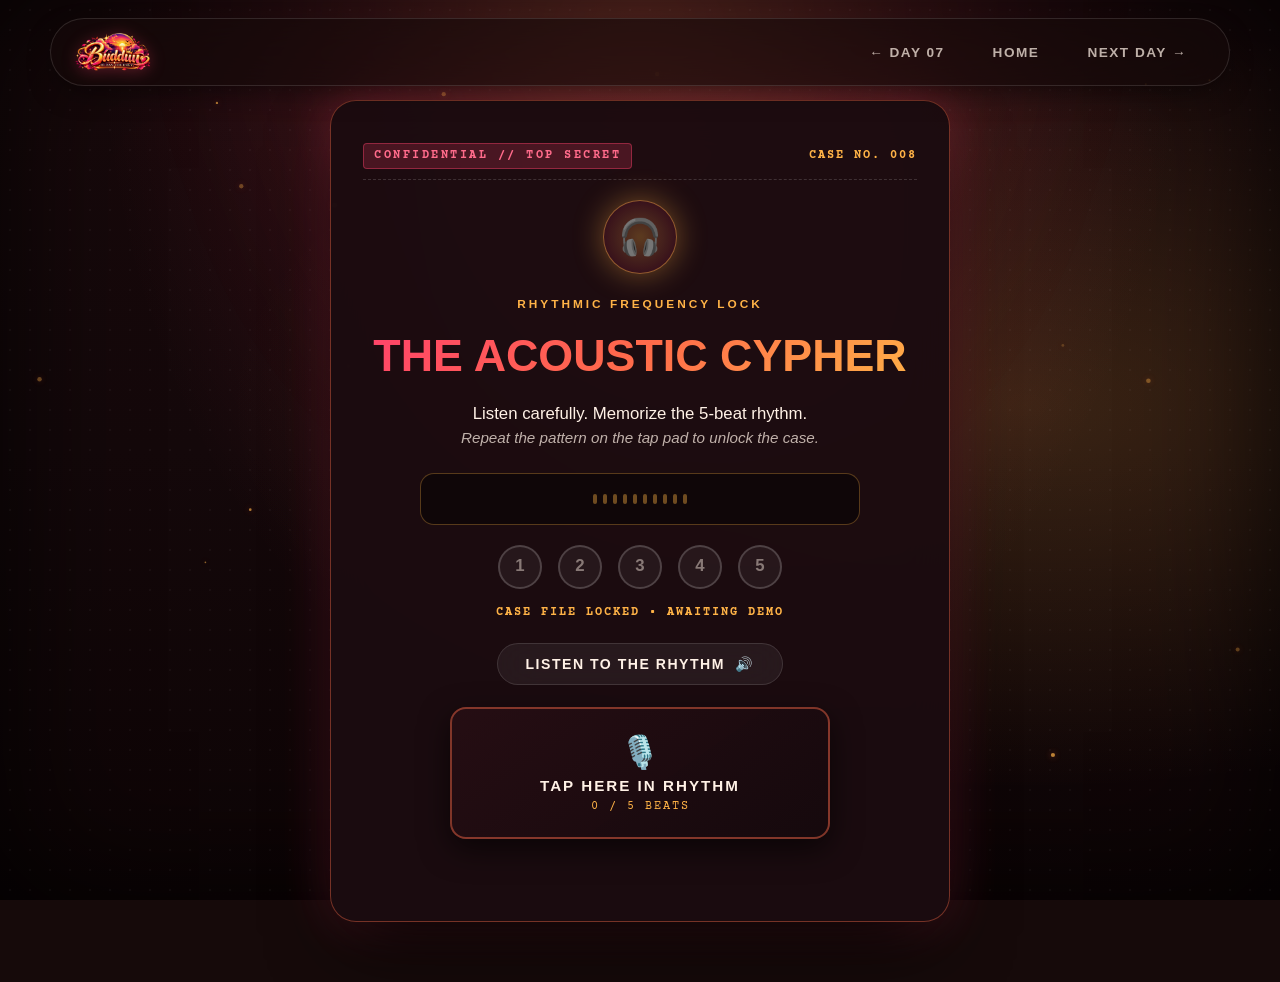
<file: day8.html>
<!DOCTYPE html>
<html lang="en">
<head>
  <meta charset="UTF-8">
  <meta name="viewport" content="width=device-width, initial-scale=1.0">
  <title>DAY 08 — THE FRIENDSHIP FILES | Budduu Journey 🕵️📁🔍</title>
  <link rel="icon" type="image/png" href="favicon.png">
  <link rel="preconnect" href="https://fonts.googleapis.com">
  <link rel="preconnect" href="https://fonts.gstatic.com" crossorigin>
  <link href="https://fonts.googleapis.com/css2?family=Caveat:wght@500;700&family=Courier+Prime:ital,wght@0,400;0,700;1,400&family=Playfair+Display:ital,wght@0,600;0,700;1,400&family=Plus+Jakarta+Sans:wght@400;600;700;800&display=swap" rel="stylesheet">
  <link rel="stylesheet" href="global.css">
  <link rel="stylesheet" href="day8.css">
</head>
<body class="day8-body">

  <!-- Detective Room Atmosphere -->
  <div class="day8-detective-ambient" aria-hidden="true">
    <div class="ambient-base-slate"></div>
    <div class="desk-lamp-cone" id="deskLampCone"></div>
    <div class="case-shadow-vignette"></div>
    <div class="evidence-dust-overlay"></div>
    <div class="film-grain-overlay"></div>
  </div>

  <!-- Ambient Suspended Amber Dust Particles -->
  <canvas id="day8ParticlesCanvas" class="day8-particles-canvas" aria-hidden="true"></canvas>

  <!-- Navigation Bar -->
  <header>
    <nav class="site-nav" aria-label="Main Navigation">
      <a href="index.html" class="nav-brand" aria-label="Return to Homepage">
        <img src="logo.png" alt="BUDDUU Logo" class="nav-logo" onerror="this.style.display='none'; this.nextElementSibling.style.display='block';">
        <span class="nav-brand-fallback">BUDDUU ❤️</span>
      </a>
      <ul class="nav-links">
        <li><a href="day7.html" class="nav-link">← Day 07</a></li>
        <li><a href="index.html" class="nav-link">Home</a></li>
        <li><a href="day9.html" class="nav-link" id="navNextDayBtn">Next Day →</a></li>
      </ul>
    </nav>
  </header>

  <!-- =========================================================
       GATE 1: DATE LOCK VIEW
       ========================================================= -->
  <section id="day8DateLockedView" class="day8-locked-view" style="display: none;" aria-label="Day 8 Locked by Date">
    <div class="glass-card locked-card-container">
      <div class="locked-icon-halo" aria-hidden="true">🔒</div>
      <span class="locked-tag">DAY 8 • CASE NO. 008</span>
      <h1 class="locked-heading">CLASSIFIED ARCHIVE</h1>
      <p class="locked-quote">“Every friendship has a story. Every story leaves evidence…”</p>
      <div class="locked-date-pill" id="dateLockCountdown">Unlocks on 27 October 2026</div>
      <div class="locked-actions">
        <a href="index.html#journey" class="btn btn-primary">← BACK TO JOURNEY</a>
      </div>
    </div>
  </section>

  <!-- =========================================================
       GATE 2: RHYTHM TAP LOCK (Audio Frequency Cypher)
       ========================================================= -->
  <section id="day8RhythmLockView" class="day8-rhythm-view" style="display: none;" aria-label="Day 8 Rhythm Tap Lock">
    <div class="glass-card rhythm-dossier-card">
      <div class="dossier-header-bar">
        <span class="confidential-badge">CONFIDENTIAL // TOP SECRET</span>
        <span class="case-file-id">CASE NO. 008</span>
      </div>

      <div class="rhythm-lock-halo" aria-hidden="true">
        <span class="rhythm-lock-glyph">🎧</span>
      </div>

      <span class="rhythm-kicker-tag">RHYTHMIC FREQUENCY LOCK</span>
      <h1 class="rhythm-main-title">THE ACOUSTIC CYPHER</h1>
      
      <p class="rhythm-instruction-text">
        Listen carefully. Memorize the 5-beat rhythm.<br>
        <span>Repeat the pattern on the tap pad to unlock the case.</span>
      </p>

      <div class="waveform-audio-display" id="waveformDisplay" aria-hidden="true">
        <div class="wave-bar-row">
          <span class="wave-pulse"></span>
          <span class="wave-pulse"></span>
          <span class="wave-pulse"></span>
          <span class="wave-pulse"></span>
          <span class="wave-pulse"></span>
          <span class="wave-pulse"></span>
          <span class="wave-pulse"></span>
          <span class="wave-pulse"></span>
          <span class="wave-pulse"></span>
          <span class="wave-pulse"></span>
        </div>
      </div>

      <div class="rhythm-led-cluster" role="status" aria-label="Rhythm Beat Progress">
        <div class="rhythm-led" id="ledBeat0">1</div>
        <div class="rhythm-led" id="ledBeat1">2</div>
        <div class="rhythm-led" id="ledBeat2">3</div>
        <div class="rhythm-led" id="ledBeat3">4</div>
        <div class="rhythm-led" id="ledBeat4">5</div>
      </div>

      <div class="rhythm-status-label" id="rhythmStatusLabel">CASE FILE LOCKED • AWAITING DEMO</div>

      <div class="rhythm-controls-row">
        <button type="button" class="btn btn-secondary listen-rhythm-btn" id="listenRhythmBtn">
          <span>LISTEN TO THE RHYTHM</span>
          <span class="btn-spark-dot" aria-hidden="true">🔊</span>
        </button>
      </div>

      <div class="rhythm-input-zone" id="rhythmInputZone">
        <button type="button" class="rhythm-tap-pad" id="rhythmTapPad" aria-label="Tap to repeat rhythm beat">
          <span class="tap-pad-icon">🎙️</span>
          <span class="tap-pad-text">TAP HERE IN RHYTHM</span>
          <span class="tap-progress-caption" id="tapProgressCaption">0 / 5 BEATS</span>
        </button>
      </div>

      <div class="rhythm-feedback-toast" id="rhythmFeedbackToast" aria-live="polite"></div>

      <!-- Success Dossier Stamp Modal -->
      <div class="rhythm-success-overlay" id="rhythmSuccessOverlay" style="display: none;" aria-live="assertive">
        <div class="glass-card rhythm-stamp-modal">
          <div class="access-granted-stamp">ACCESS GRANTED</div>
          <h2 class="stamp-modal-heading">Frequency Verified.</h2>
          <p class="stamp-modal-subtext">Case No. 008 unsealed. Welcome Detective Budduu. <span class="letter-heart">❤️</span></p>
          <div class="dossier-loader-track">
            <div class="dossier-loader-fill"></div>
          </div>
          <button type="button" class="btn btn-primary btn-open-case" id="openCaseFileBtn">
            <span>ENTER THE ARCHIVE</span>
            <span class="btn-spark-dot" aria-hidden="true">📂</span>
          </button>
        </div>
      </div>
    </div>
  </section>

  <!-- =========================================================
       ACTUAL DAY 8 INVESTIGATION CONTENT
       ========================================================= -->
  <div id="day8UnlockedView" class="day8-unlocked-view" style="display: none;">

    <!-- BRIEFING INTRO -->
    <section id="investigationBriefingStage" class="investigation-briefing-stage" aria-label="Case Briefing Intro">
      <div class="glass-card briefing-envelope-card">
        <div class="briefing-tape-mark" aria-hidden="true"></div>
        <span class="briefing-folder-tag">CLASSIFIED DOSSIER // DEPT. OF MEMORIES</span>
        <h1 class="briefing-case-title">CASE NO. 008</h1>
        <p class="briefing-tagline">“Every friendship leaves evidence. But not everything is visible to the naked eye.”</p>
        
        <div class="briefing-dispatch-prose">
          <p>An anomalous case file has landed on your desk containing classified photographs, intercepted audio memos, and an encrypted brass cryptex.</p>
          <p class="briefing-highlight">Your objectives: Inspect evidence under Forensic UV light, tune the wiretap frequency, deduce the yarn pins, and crack the cryptex code.</p>
        </div>

        <button type="button" class="btn btn-primary btn-begin-investigation" id="beginInvestigationBtn">
          <span>COMMENCE INVESTIGATION</span>
          <span class="btn-spark-dot" aria-hidden="true">🔍</span>
        </button>
      </div>
    </section>

    <!-- MAIN INVESTIGATION STAGE -->
    <main id="mainInvestigationStage" class="day8-main-stage" style="display: none;">
      <div class="container">

        <!-- Progress Bar -->
        <div class="day8-progress-strip glass-card">
          <div class="progress-strip-left">
            <span class="progress-pill-badge" id="caseStageBadge">STAGE 1 / 4 • 25%</span>
            <span class="progress-sub-caption">THE FRIENDSHIP FILES</span>
          </div>
          <div class="progress-strip-track">
            <div class="progress-strip-fill" id="caseStageFill" style="width: 25%;"></div>
          </div>
          <span class="progress-strip-percentage" id="caseStagePercent">25%</span>
        </div>

        <!-- =========================================================
             EXPERIENCE 1: THE FORENSIC EVIDENCE DESK (UV LIGHT)
             ========================================================= -->
        <section class="investigation-section" id="evidenceRoomSection" aria-label="Experience 1: The Forensic Evidence Desk">
          <div class="section-cue-header">
            <span class="cue-kicker">EXPERIENCE 01 • FORENSIC DESK</span>
            <h2 class="cue-title">THE EVIDENCE ROOM</h2>
            <p class="cue-sub">“Some truths are written in invisible ink. Switch on the UV torch to reveal what's hidden.”</p>
          </div>

          <!-- UV Flashlight Control Deck -->
          <div class="forensic-tool-toolbar">
            <button type="button" class="btn uv-toggle-btn" id="uvToggleBtn">
              <span class="uv-btn-glyph">🔦</span>
              <span id="uvBtnText">ACTIVATE UV FORENSIC LIGHT</span>
            </button>
            <span class="counter-badge" id="evidenceCounterBadge">EVIDENCE INSPECTED: 0 / 3</span>
          </div>

          <!-- Evidence Cork Board with UV Glow Layer -->
          <div class="evidence-board-frame" id="evidenceBoardFrame">
            <div class="cork-texture-layer" aria-hidden="true"></div>
            
            <!-- UV Spotlight Beam Mask -->
            <div class="uv-beam-mask" id="uvBeamMask" aria-hidden="true"></div>

            <div class="evidence-items-row">
              
              <!-- Evidence A: Polaroid Photo -->
              <article class="evidence-pin-card item-photograph" id="evidenceCardA" role="button" tabindex="0" data-evidence="A">
                <div class="pinned-thumbtack tack-red"></div>
                <div class="polaroid-photo-frame">
                  <div class="evidence-tag-flag">TAG #01</div>
                  <div class="photo-visual-box">
                    <img src="memory3.jpg" alt="Evidence 1" class="evidence-img" onerror="this.style.display='none'; this.nextElementSibling.style.display='flex';">
                    <div class="photo-fallback-symbol">📷</div>
                    <!-- UV Hidden Stamp -->
                    <div class="uv-hidden-glyph uv-stamp-photo">
                      <span class="uv-fingerprint">🖐️</span>
                      <span class="uv-digit-box">[ 8 ]</span>
                      <span class="uv-tiny-clue">CYPHER DIGIT 1</span>
                    </div>
                  </div>
                  <span class="photo-label-script">“THE UNPLANNED SNAPSHOT”</span>
                  <span class="evidence-status-pill" id="statusPillA">UNINSPECTED</span>
                </div>
              </article>

              <!-- Evidence B: Classified Note -->
              <article class="evidence-pin-card item-classified-note" id="evidenceCardB" role="button" tabindex="0" data-evidence="B">
                <div class="pinned-thumbtack tack-amber"></div>
                <div class="parchment-dossier-paper">
                  <div class="evidence-tag-flag">TAG #02</div>
                  <div class="document-seal-icon">📜</div>
                  <h3 class="document-title">INTERCEPTED REPORT</h3>
                  <p class="document-snippet">“MEMORANDUM ON SUBJECT BUDDUU...”</p>
                  <!-- UV Hidden Ink in Note -->
                  <div class="uv-hidden-glyph uv-stamp-note">
                    <span class="uv-note-glow">“No silence ever broke it.”</span>
                    <span class="uv-digit-box">[ 2 ]</span>
                    <span class="uv-tiny-clue">CYPHER DIGIT 2</span>
                  </div>
                  <span class="evidence-status-pill" id="statusPillB">UNINSPECTED</span>
                </div>
              </article>

              <!-- Evidence C: Mysterious Artifact -->
              <article class="evidence-pin-card item-mysterious-object" id="evidenceCardC" role="button" tabindex="0" data-evidence="C">
                <div class="pinned-thumbtack tack-gold"></div>
                <div class="mysterious-artifact-box">
                  <div class="evidence-tag-flag">TAG #03</div>
                  <div class="artifact-visual-icon">🗝️</div>
                  <h3 class="artifact-title">BRASS RECEIVER KEY</h3>
                  <p class="artifact-snippet">“AN UNKNOWN FREQUENCY TUNER KEY...”</p>
                  <!-- UV Hidden Frequency Clue -->
                  <div class="uv-hidden-glyph uv-stamp-artifact">
                    <span class="uv-freq-glow">SURVEILLANCE FREQ:</span>
                    <span class="uv-freq-val">104.2 MHz</span>
                    <span class="uv-tiny-clue">TUNE RADIO HERE</span>
                  </div>
                  <span class="evidence-status-pill" id="statusPillC">UNINSPECTED</span>
                </div>
              </article>

            </div>

            <!-- Magnifying Inspection Modal -->
            <div class="inspection-drawer-overlay" id="inspectionOverlay" style="display: none;">
              <div class="glass-card inspection-modal-dossier">
                <div class="modal-magnifier-beam" aria-hidden="true">
                  <span class="glass-lens">🔍</span>
                </div>
                <span class="modal-evidence-tag" id="modalEvidenceTag">EVIDENCE FILE A</span>
                <h3 class="modal-evidence-headline" id="modalEvidenceHeadline">Evidence Title</h3>
                <div class="modal-typewriter-rule" aria-hidden="true"></div>
                <div class="modal-evidence-body" id="modalEvidenceBody">
                  <p>Decrypted evidence narrative goes here...</p>
                </div>
                <div class="modal-clue-unveiled" id="modalClueUnveiled">
                  <strong>DISCOVERED CLUE:</strong> <span id="modalClueText">“...”</span>
                </div>
                <button type="button" class="btn btn-secondary btn-close-inspection" id="closeInspectionBtn">
                  <span>← RETURN TO FORENSIC BOARD</span>
                </button>
              </div>
            </div>

          </div>

          <!-- Gate to Experience 2 -->
          <div class="evidence-completion-gate" id="evidenceCompletionGate" style="display: none;">
            <p class="evidence-gate-summary">
              “All three pieces of forensic evidence recovered.<br>
              <strong>The brass key points to a surveillance radio frequency at 104.2 MHz.</strong>”
            </p>
            <button type="button" class="btn btn-primary btn-advance-exp" id="btnGoToRadioWiretap">
              <span>PROCEED TO SURVEILLANCE RADIO</span>
              <span class="btn-spark-dot" aria-hidden="true">📻</span>
            </button>
          </div>
        </section>

        <!-- =========================================================
             EXPERIENCE 2: THE WIRETAP RADIO TUNER (AUDIO DECODING)
             ========================================================= -->
        <section class="investigation-section" id="wiretapRadioSection" style="display: none;" aria-label="Experience 2: The Wiretap Radio Tuner">
          <div class="section-cue-header">
            <span class="cue-kicker">EXPERIENCE 02 • AUDIO SURVEILLANCE</span>
            <h2 class="cue-title">THE WIRETAP TUNER</h2>
            <p class="cue-sub">“An encrypted radio dispatch is drowning in static. Dial to the frequency found on the brass key.”</p>
          </div>

          <div class="radio-receiver-chassis glass-card">
            
            <div class="radio-header-panel">
              <span class="receiver-model">MIL-SPEC SURVEILLANCE // MODEL R-104</span>
              <div class="signal-strength-meter">
                <span class="meter-label">SIGNAL STRENGTH:</span>
                <div class="meter-bar-track">
                  <div class="meter-bar-fill" id="radioSignalFill" style="width: 12%;"></div>
                </div>
                <span class="meter-value" id="radioSignalPercent">12%</span>
              </div>
            </div>

            <!-- Radio Frequency Needle Display -->
            <div class="radio-dial-glass">
              <div class="freq-scale-markings">
                <span>88.0</span>
                <span>92.0</span>
                <span>96.0</span>
                <span>100.0</span>
                <span class="target-marker-hint">104.2</span>
                <span>108.0</span>
              </div>
              <div class="radio-dial-needle" id="radioDialNeedle" style="left: 15%;"></div>
            </div>

            <!-- Frequency Tuning Slider Control -->
            <div class="tuner-control-rack">
              <label for="radioFreqSlider" class="tuner-readout-label">
                FREQUENCY: <strong id="radioFreqDisplay">89.4 MHz</strong>
              </label>
              <input type="range" min="88.0" max="108.0" step="0.1" value="89.4" class="radio-freq-slider" id="radioFreqSlider" aria-label="Frequency tuning dial">
            </div>

            <!-- Dynamic Decrypted Surveillance Transcript Box -->
            <div class="radio-transcript-terminal" id="radioTranscriptBox">
              <div class="terminal-status-light blinking-amber" id="radioStatusDot"></div>
              <p class="transcript-line" id="radioTranscriptText">
                [HEAVY STATIC NOISE] ...sshhhhh... tune into 104.2 MHz to de-scramble the audio carrier wave...
              </p>
            </div>

            <!-- Radio Decoded Success Action -->
            <div class="wiretap-solved-block" id="wiretapSolvedBlock" style="display: none;">
              <div class="solved-green-badge">FREQUENCY LOCKED & VERIFIED</div>
              <p class="wiretap-solved-prose">
                “Intercepted audio note confirmed: The third cryptex digit is <strong>[ 7 ]</strong>.<br>
                All 3 clues are ready for the red thread deduction board.”
              </p>
              <button type="button" class="btn btn-primary btn-advance-exp" id="btnGoToYarnBoard">
                <span>OPEN RED THREAD BOARD</span>
                <span class="btn-spark-dot" aria-hidden="true">🧶</span>
              </button>
            </div>

          </div>
        </section>

        <!-- =========================================================
             EXPERIENCE 3: RED THREAD BOARD + BRASS CRYPTEX LOCK
             ========================================================= -->
        <section class="investigation-section" id="yarnCryptexSection" style="display: none;" aria-label="Experience 3: Connect the Clues & Cryptex Lock">
          <div class="section-cue-header">
            <span class="cue-kicker">EXPERIENCE 03 • DEDUCTION & VAULT</span>
            <h2 class="cue-title">THE RED THREAD & THE CRYPTEX</h2>
            <p class="cue-sub">“Link the authentic memories to draw the thread, then align the cryptex dials to unlock the vault.”</p>
          </div>

          <!-- Part A: Interactive Yarn Pin Board -->
          <div class="interactive-yarn-board glass-card" id="interactiveYarnBoard">
            <div class="yarn-instruction-bar">
              <span class="yarn-step-tag">STEP 1: DEDUCE THE THREAD</span>
              <p>Select the 3 genuine friendship pillars in order. Beware of decoy distractions!</p>
              <span class="yarn-counter-pill" id="yarnPinsConnectedPill">PINS CONNECTED: 0 / 3</span>
            </div>

            <!-- 4 Pin Cards (3 genuine, 1 decoy) -->
            <div class="yarn-pins-grid">
              <button type="button" class="yarn-pin-node" data-pin-id="1" data-genuine="true">
                <span class="pin-head-dot"></span>
                <span class="pin-node-title">PILLAR 1: THE ORIGIN</span>
                <p class="pin-node-desc">“Every laugh began completely unscripted and real.”</p>
              </button>

              <button type="button" class="yarn-pin-node" data-pin-id="decoy" data-genuine="false">
                <span class="pin-head-dot decoy-dot"></span>
                <span class="pin-node-title">DISTRACTION: THE DISTANCE</span>
                <p class="pin-node-desc">“Temporary gaps mean friendships naturally drift away.”</p>
              </button>

              <button type="button" class="yarn-pin-node" data-pin-id="2" data-genuine="true">
                <span class="pin-head-dot"></span>
                <span class="pin-node-title">PILLAR 2: THE CONSTANT</span>
                <p class="pin-node-desc">“Distance and silence never broke the safe haven.”</p>
              </button>

              <button type="button" class="yarn-pin-node" data-pin-id="3" data-genuine="true">
                <span class="pin-head-dot"></span>
                <span class="pin-node-title">PILLAR 3: THE TRUTH</span>
                <p class="pin-node-desc">“The bond carries no expiration date whatsoever.”</p>
              </button>
            </div>

            <div class="yarn-feedback-toast" id="yarnFeedbackToast"></div>
          </div>

          <!-- Part B: The Rotary Brass Cryptex Lock (Reveals when yarn complete) -->
          <div class="brass-cryptex-vault glass-card" id="brassCryptexVault" style="display: none;">
            <div class="cryptex-header">
              <span class="cryptex-tag">STEP 2: ROTARY VAULT CIPHER</span>
              <h3 class="cryptex-title">THE BRASS CRYPTEX</h3>
              <p class="cryptex-lead">Enter the 3 recovered forensic digits to release the locking tumblers.</p>
            </div>

            <div class="cryptex-dials-row">
              
              <!-- Dial 1 -->
              <div class="cryptex-dial-column">
                <button type="button" class="dial-arrow-btn" data-dial="0" data-dir="up">▲</button>
                <div class="dial-cylinder-frame">
                  <span class="dial-number" id="dialVal0">0</span>
                </div>
                <button type="button" class="dial-arrow-btn" data-dial="0" data-dir="down">▼</button>
                <span class="dial-clue-label">CLUE 1 (PHOTO)</span>
              </div>

              <div class="dial-separator">:</div>

              <!-- Dial 2 -->
              <div class="cryptex-dial-column">
                <button type="button" class="dial-arrow-btn" data-dial="1" data-dir="up">▲</button>
                <div class="dial-cylinder-frame">
                  <span class="dial-number" id="dialVal1">0</span>
                </div>
                <button type="button" class="dial-arrow-btn" data-dial="1" data-dir="down">▼</button>
                <span class="dial-clue-label">CLUE 2 (NOTE)</span>
              </div>

              <div class="dial-separator">:</div>

              <!-- Dial 3 -->
              <div class="cryptex-dial-column">
                <button type="button" class="dial-arrow-btn" data-dial="2" data-dir="up">▲</button>
                <div class="dial-cylinder-frame">
                  <span class="dial-number" id="dialVal2">0</span>
                </div>
                <button type="button" class="dial-arrow-btn" data-dial="2" data-dir="down">▼</button>
                <span class="dial-clue-label">CLUE 3 (WIRETAP)</span>
              </div>

            </div>

            <button type="button" class="btn btn-primary btn-test-cryptex" id="btnUnlockCryptex">
              <span>RELEASE CRYPTEX TUMBLERS</span>
              <span class="btn-spark-dot" aria-hidden="true">🗝️</span>
            </button>

            <div class="cryptex-feedback-toast" id="cryptexFeedbackToast"></div>
          </div>

        </section>

        <!-- =========================================================
             EXPERIENCE 4: THE FINAL CASE FILE & PERSONAL LETTER
             ========================================================= -->
        <section class="investigation-section" id="finalCaseFileSection" style="display: none;" aria-label="Experience 4: The Final Case File & Letter">
          
          <!-- Stage A: Sealed Wax Dossier -->
          <div class="sealed-case-stage" id="sealedCaseStage">
            <div class="classified-dossier-packet">
              <span class="packet-stamp-top">CLASSIFIED VAULT // CASE NO. 008</span>
              <h2 class="packet-title">THE FINAL DOSSIER</h2>
              <p class="packet-lead-text">
                “You followed the invisible ink. You tuned the wiretap. You cracked the cryptex.<br>
                <strong>Now uncover what this entire investigation was leading toward.</strong>”
              </p>

              <div class="packet-wax-seal" id="packetWaxSeal" role="button" tabindex="0" aria-label="Break evidence seal">
                <span class="wax-seal-crest">🕵️</span>
                <span class="wax-seal-text">BREAK SEAL</span>
              </div>

              <button type="button" class="btn btn-primary btn-open-confidential" id="btnOpenConfidential">
                <span>UNSEAL DOSSIER</span>
                <span class="btn-spark-dot" aria-hidden="true">🔓</span>
              </button>
            </div>
          </div>

          <!-- Stage B: The Plot Twist Report & Personal Letter -->
          <div class="case-revealed-stage" id="caseRevealedStage" style="display: none;">
            
            <div class="glass-card plot-twist-report">
              <div class="report-header-row">
                <span class="report-badge">FINAL CASE REPORT // CONCLUSION</span>
                <span class="report-date">CASE NO. 008 • VERIFIED</span>
              </div>

              <h3 class="report-twist-title">CASE SUBJECT: BUDDUU & OUR FRIENDSHIP</h3>
              
              <div class="report-twist-prose">
                <p>The forensic examination is complete. The mystery is solved.</p>
                <p><strong>There was never any crime, nor any missing artifact.</strong></p>
                <p>The entire dossier was an investigation into how two people can create an unbreakable world of their own out of simple everyday moments.</p>
              </div>
            </div>

            <!-- Staged Detective Letter -->
            <article class="glass-card detective-letter-card">
              <div class="letter-top-meta">
                <span class="letter-from-tag">FROM THE DESK OF THE INVESTIGATOR</span>
                <span class="letter-heart-seal">🧡</span>
              </div>

              <div class="letter-prose-stream" id="letterProseStream"></div>

              <div class="letter-continue-dock" id="letterContinueDock">
                <button type="button" class="btn btn-secondary btn-continue-letter" id="btnContinueLetter">
                  <span>CONTINUE READING</span>
                  <span class="btn-arrow" aria-hidden="true">↓</span>
                </button>
              </div>

              <div class="case-closed-lockup" id="caseClosedLockup" style="display: none;">
                <div class="case-closed-ink-stamp">CASE CLOSED</div>
                <p class="case-closed-quote">
                  “Some mysteries are solved with logic. Some bonds are understood only through the heart. <span class="letter-heart">❤️</span>”
                </p>
                <button type="button" class="btn btn-primary btn-complete-day8" id="btnCompleteDay8">
                  <span>CONCLUDE DAY 08</span>
                  <span class="btn-spark-dot" aria-hidden="true">✨</span>
                </button>
              </div>
            </article>

          </div>
        </section>

        <!-- =========================================================
             DAY 8 COMPLETION SCREEN
             ========================================================= -->
        <section class="day8-completion-screen" id="day8CompletionScreen" style="display: none;" aria-label="Day 8 Completed">
          <div class="completion-content-box">
            <div class="completion-stamp-seal">CASE ARCHIVED</div>
            <span class="completion-pill-small">DAY 8 COMPLETE</span>
            <h2 class="completion-hero-title">CASE CLOSED. FRIENDSHIP CONFIRMED. <span class="letter-heart">❤️</span></h2>
            <p class="completion-poetic-quote">“Another mystery solved. Another memory preserved forever.”</p>
            
            <div class="completion-journey-tally">
              <span class="tally-number">8 / 10</span>
              <span class="tally-caption">DAYS COMPLETED</span>
            </div>

            <div class="completion-navigation-dock">
              <a href="index.html" class="btn btn-secondary foot-home-btn">
                <span>RETURN HOME</span>
              </a>
              <a href="day9.html" class="btn btn-primary foot-next-btn" id="completionDay9Btn">
                <span>CONTINUE TO DAY 9 →</span>
              </a>
            </div>

            <div class="completion-signoff-foot">
              <span class="foot-tag">BUDDUU'S 10-DAY HORIZON</span>
              <p class="foot-whisper">“Two final chapters remain.”</p>
            </div>
          </div>
        </section>

      </div>
    </main>

    <!-- Footer -->
    <footer class="site-footer day8-site-footer">
      <div class="container">
        <h3 class="footer-brand-title">BUDDUU <span class="footer-heart">❤️</span></h3>
        <p class="footer-journey-caps">10 DAYS &bull; 10 MOMENTS &bull; ONE SPECIAL JOURNEY</p>
        <p class="footer-signature-line">Made with <span class="footer-heart">❤️</span> for Budduu</p>
      </div>
    </footer>

  </div>

  <script src="global.js"></script>
  <script src="day8.js"></script>
</body>
</html>
</file>
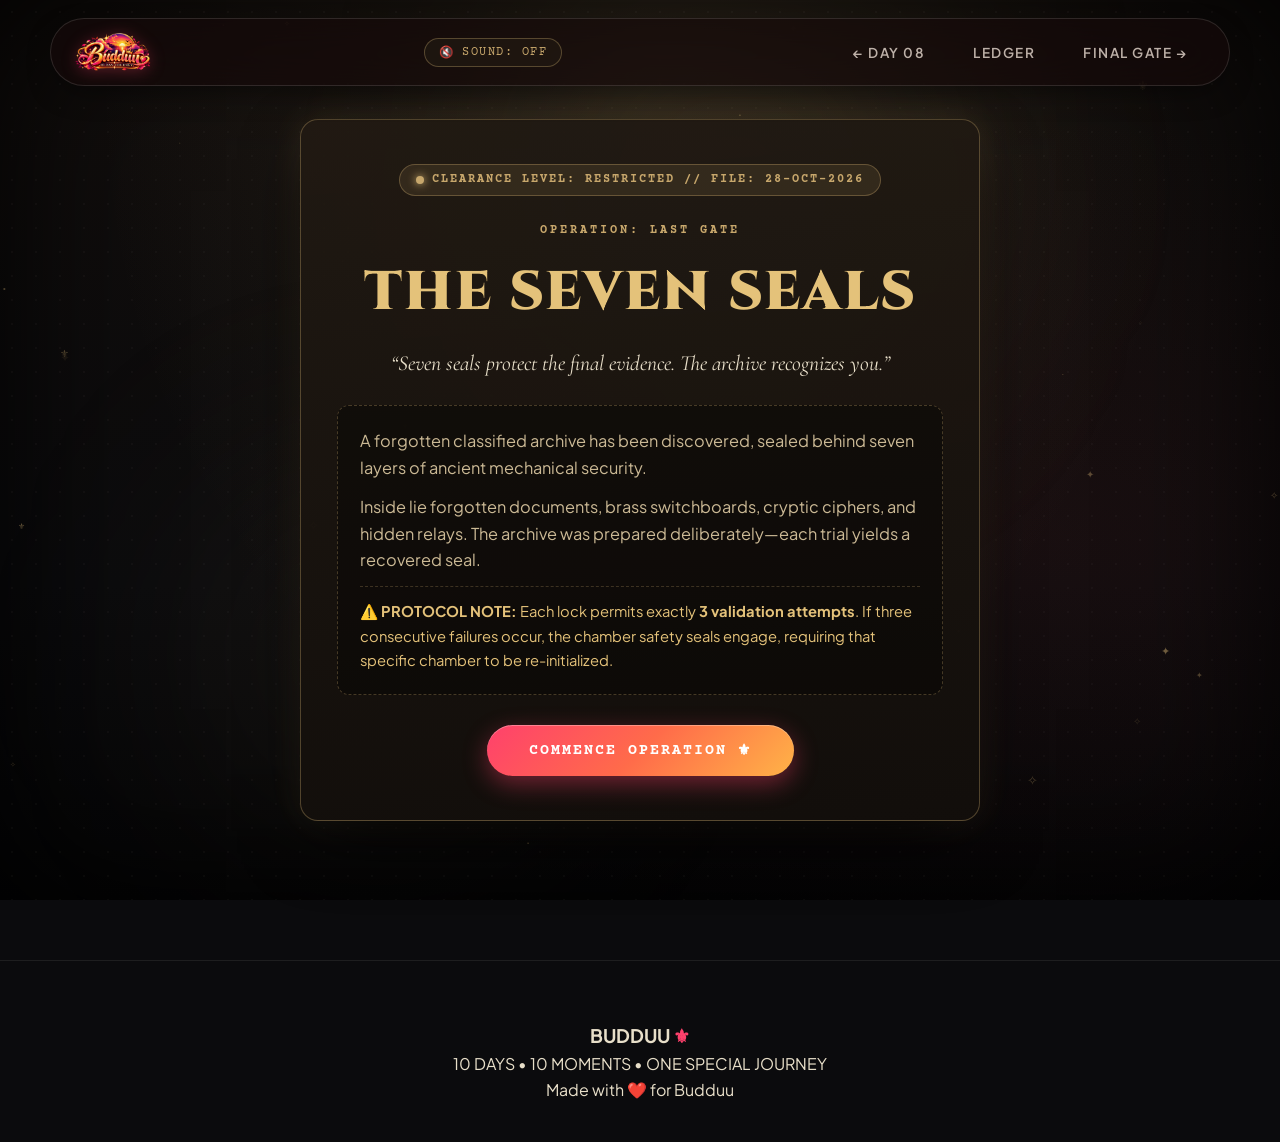
<file: day9.html>
<!DOCTYPE html>
<html lang="en">
<head>
  <meta charset="UTF-8">
  <meta name="viewport" content="width=device-width, initial-scale=1.0">
  <title>DAY 09 — OPERATION: LAST GATE // THE SEVEN SEALS | Budduu Journey</title>
  <link rel="icon" type="image/png" href="favicon.png">
  <link rel="preconnect" href="https://fonts.googleapis.com">
  <link rel="preconnect" href="https://fonts.gstatic.com" crossorigin>
  <link href="https://fonts.googleapis.com/css2?family=Cinzel:wght@600;700;800;900&family=Courier+Prime:ital,wght@0,400;0,700;1,400&family=Cormorant+Garamond:ital,wght@0,500;0,600;0,700;1,400;1,600&family=Plus+Jakarta+Sans:wght@400;500;600;700;800&display=swap" rel="stylesheet">
  <link rel="stylesheet" href="global.css">
  <link rel="stylesheet" href="day9.css">
</head>
<body class="day9-body">

  <!-- Atmospheric Background: Dark Stone Archive, Candlelight Warmth & Vignette -->
  <div class="day9-ambient-stage" aria-hidden="true">
    <div class="ambient-base-stone"></div>
    <div class="ambient-candlelight-glow" id="candleGlow1"></div>
    <div class="ambient-candlelight-glow secondary" id="candleGlow2"></div>
    <div class="ambient-vignette-overlay"></div>
    <div class="ambient-parchment-grain"></div>
  </div>

  <!-- Ambient Suspended Dust Canvas -->
  <canvas id="day9ParticlesCanvas" class="day9-particles-canvas" aria-hidden="true"></canvas>

  <!-- Navigation Bar -->
  <header>
    <nav class="site-nav" aria-label="Main Navigation">
      <a href="index.html" class="nav-brand" aria-label="Return to Archive Ledger">
        <img src="logo.png" alt="BUDDUU Logo" class="nav-logo" onerror="this.style.display='none'; this.nextElementSibling.style.display='block';">
        <span class="nav-brand-fallback">BUDDUU ⚜</span>
      </a>
      
      <div class="nav-center-audio-toggle">
        <button type="button" class="btn-sound-toggle" id="btnAudioToggle" aria-label="Toggle atmospheric sound" aria-pressed="false">
          <span class="sound-icon" id="soundIcon">🔇</span>
          <span class="sound-label" id="soundLabel">SOUND: OFF</span>
        </button>
      </div>

      <ul class="nav-links">
        <li><a href="day8.html" class="nav-link">← Day 08</a></li>
        <li><a href="index.html" class="nav-link">Ledger</a></li>
        <li><a href="day10.html" class="nav-link" id="navNextDayBtn">Final Gate →</a></li>
      </ul>
    </nav>
  </header>

  <!-- =========================================================
       GATE 1: DATE LOCKED VIEW (Active before 28 October 2026)
       ========================================================= -->
  <section id="day9DateLockedView" class="day9-locked-view" style="display: none;" aria-label="Day 9 Locked by Date">
    <div class="archive-card locked-card-container">
      <div class="locked-wax-seal" aria-hidden="true">
        <span class="seal-insignia">⚜</span>
      </div>
      <span class="archive-kicker">CLASSIFIED DOSSIER • SECTOR 09</span>
      <h1 class="locked-heading">ARCHIVE SEALED</h1>
      <p class="locked-quote">“Seven seals guard what lies within. The mechanisms remain inert until the appointed hour on the eve of the day…”</p>
      <div class="locked-date-capsule" id="dateLockCountdown">Unlocks on 28 October 2026</div>
      <div class="locked-actions">
        <a href="index.html#journey" class="btn btn-secondary">← RETURN TO JOURNEY</a>
      </div>
    </div>
  </section>

  <!-- =========================================================
       BRIEFING: OPERATION LAST GATE BRIEFING
       ========================================================= -->
  <section id="day9IntroView" class="day9-intro-view" style="display: none;" aria-label="Archive Briefing">
    <div class="archive-card intro-briefing-card">
      <div class="intro-seal-badge">
        <span class="brass-pip" aria-hidden="true"></span>
        <span class="briefing-code">CLEARANCE LEVEL: RESTRICTED // FILE: 28-OCT-2026</span>
      </div>

      <span class="archive-kicker">OPERATION: LAST GATE</span>
      <h1 class="intro-main-title">THE SEVEN SEALS</h1>
      <p class="intro-subtitle-lead">“Seven seals protect the final evidence. The archive recognizes you.”</p>

      <div class="archive-parchment-inset">
        <p>A forgotten classified archive has been discovered, sealed behind seven layers of ancient mechanical security.</p>
        <p>Inside lie forgotten documents, brass switchboards, cryptic ciphers, and hidden relays. The archive was prepared deliberately—each trial yields a recovered seal.</p>
        <p class="intro-protocol-warning">
          <strong>⚠️ PROTOCOL NOTE:</strong> Each lock permits exactly <strong>3 validation attempts</strong>. If three consecutive failures occur, the chamber safety seals engage, requiring that specific chamber to be re-initialized.
        </p>
      </div>

      <button type="button" class="btn btn-primary btn-enter-archive" id="btnStartEscapeRoom">
        <span>COMMENCE OPERATION</span>
        <span class="btn-spark-dot" aria-hidden="true">⚜</span>
      </button>
    </div>
  </section>

  <!-- =========================================================
       MAIN OPERATION INTERFACE (7 SEALS PROGRESSION)
       ========================================================= -->
  <main id="day9GameView" class="day9-game-view" style="display: none;">
    <div class="container">

      <!-- Dossier Top Status Ribbon (7 Seals Tracker & Security Gauge) -->
      <header class="archive-hud-bar" role="region" aria-label="Archive Progress Ribbon">
        <div class="hud-chamber-info">
          <span class="hud-chamber-tag" id="hudRoomBadge">TRIAL 01 / 07</span>
          <span class="hud-chamber-title" id="hudRoomName">THE SEALED ENTRANCE</span>
        </div>

        <!-- 7 Seals Progress Ribbon -->
        <div class="hud-seals-ribbon" role="status" aria-label="Seven Seals Status">
          <div class="seal-node active" id="sealNode1" title="Seal 01: Entrance Rune">
            <span class="seal-glyph">I</span>
            <span class="seal-status-dot"></span>
          </div>
          <span class="seal-connector"></span>
          <div class="seal-node" id="sealNode2" title="Seal 02: Hidden Testament">
            <span class="seal-glyph">II</span>
            <span class="seal-status-dot"></span>
          </div>
          <span class="seal-connector"></span>
          <div class="seal-node" id="sealNode3" title="Seal 03: Cipher Archive">
            <span class="seal-glyph">III</span>
            <span class="seal-status-dot"></span>
          </div>
          <span class="seal-connector"></span>
          <div class="seal-node" id="sealNode4" title="Seal 04: Concealed Switch">
            <span class="seal-glyph">IV</span>
            <span class="seal-status-dot"></span>
          </div>
          <span class="seal-connector"></span>
          <div class="seal-node" id="sealNode5" title="Seal 05: Brass Switchboard">
            <span class="seal-glyph">V</span>
            <span class="seal-status-dot"></span>
          </div>
          <span class="seal-connector"></span>
          <div class="seal-node" id="sealNode6" title="Seal 06: The Master Ledger">
            <span class="seal-glyph">VI</span>
            <span class="seal-status-dot"></span>
          </div>
          <span class="seal-connector"></span>
          <div class="seal-node" id="sealNode7" title="Seal 07: The Last Gate">
            <span class="seal-glyph">VII</span>
            <span class="seal-status-dot"></span>
          </div>
        </div>

        <!-- Attempts Gauge -->
        <div class="hud-security-lockout">
          <span class="attempts-caption">SECURITY ATTEMPTS:</span>
          <div class="attempts-pips-track" id="attemptsGauge" aria-label="Remaining lock attempts">
            <span class="attempt-pip filled" id="pip1"></span>
            <span class="attempt-pip filled" id="pip2"></span>
            <span class="attempt-pip filled" id="pip3"></span>
          </div>
        </div>
      </header>

      <!-- Feedback Banner / Status Message -->
      <div class="archive-status-toast" id="roomFeedbackToast" aria-live="polite"></div>

      <!-- =========================================================
           CHAMBER 01: THE SEALED ENTRANCE & HIDDEN TESTAMENT
           ========================================================= -->
      <section class="archive-chamber-card" id="room1Container" aria-label="Chamber 01: The Sealed Entrance">
        <div class="chamber-masthead">
          <span class="chamber-sector-label">ARCHIVE CHAMBER 01</span>
          <h2 class="chamber-hero-title">THE SEALED ENTRANCE</h2>
          <p class="chamber-verse">“A massive stone portal sits embedded in darkness. Four engraved symbols answer only to the order of time.”</p>
        </div>

        <!-- Experience 1: The Symbol Sequence (Seal 01) -->
        <div class="trial-module" id="p1Module">
          <div class="trial-meta-bar">
            <span class="trial-tag">TRIAL 01 • THE ENTRANCE RUNES</span>
            <span class="trial-status" id="p1Status">SEAL ENGAGED</span>
          </div>

          <div class="parchment-ledger-box">
            <p class="ledger-inscription">
              “First comes the light that begins the day.<br>
              Then the bond that holds the story together.<br>
              Follow the watcher of the night.<br>
              Finish with what shines above it all.”
            </p>
          </div>

          <!-- Assembled Sequence Slots -->
          <div class="rune-slots-row" aria-label="Current rune sequence">
            <div class="rune-slot" id="p1Slot0">_</div>
            <div class="rune-slot" id="p1Slot1">_</div>
            <div class="rune-slot" id="p1Slot2">_</div>
            <div class="rune-slot" id="p1Slot3">_</div>
          </div>

          <!-- Selectable Symbol Rune Buttons -->
          <div class="runes-grid" role="group" aria-label="Selectable Runes">
            <button type="button" class="btn-rune" data-symbol="🌅" aria-label="Sunrise">🌅</button>
            <button type="button" class="btn-rune" data-symbol="❤️" aria-label="Heart">❤️</button>
            <button type="button" class="btn-rune" data-symbol="🎧" aria-label="Headphones">🎧</button>
            <button type="button" class="btn-rune" data-symbol="⭐" aria-label="Star">⭐</button>
            <button type="button" class="btn-rune" data-symbol="📸" aria-label="Camera">📸</button>
            <button type="button" class="btn-rune" data-symbol="🎁" aria-label="Gift">🎁</button>
            <button type="button" class="btn-rune" data-symbol="🌙" aria-label="Moon">🌙</button>
            <button type="button" class="btn-rune" data-symbol="💌" aria-label="Letter">💌</button>
          </div>

          <div class="trial-actions">
            <button type="button" class="btn btn-secondary btn-sm" id="btnP1Clear">RESET RUNES</button>
            <button type="button" class="btn btn-primary" id="btnP1Submit">
              <span>ENGAGE ENTRANCE LOCK</span>
              <span class="btn-spark-dot" aria-hidden="true">✦</span>
            </button>
          </div>

          <div class="hint-compartment">
            <button type="button" class="btn-hint" id="btnP1Hint">CONSULT FIELD NOTES</button>
            <p class="hint-text-readout" id="p1HintDisplay" style="display: none;"></p>
          </div>
        </div>

        <!-- Experience 2: The Hidden Testament (Seal 02) -->
        <div class="trial-module" id="p2Module" style="display: none;">
          <div class="trial-meta-bar">
            <span class="trial-tag">TRIAL 02 • THE DESK OF RECORDS</span>
            <span class="trial-status" id="p2Status">AWAITING INSPECTION</span>
          </div>

          <div class="parchment-ledger-box">
            <p class="ledger-inscription">
              “One preserves a moment.<br>
              One preserves a message.<br>
              One measures the wait.”
            </p>
          </div>

          <div class="relic-inspection-grid" role="group" aria-label="Inspectable Relics">
            <button type="button" class="relic-item-btn" data-obj="photo">
              <span class="relic-icon">🖼️</span>
              <span class="relic-label">Framed Polaroid</span>
              <span class="relic-action-tag">INSPECT</span>
            </button>
            <button type="button" class="relic-item-btn" data-obj="note">
              <span class="relic-icon">📜</span>
              <span class="relic-label">Folded Scrap</span>
              <span class="relic-action-tag">INSPECT</span>
            </button>
            <button type="button" class="relic-item-btn" data-obj="clock" id="objClockSwitch">
              <span class="relic-icon">🕰️</span>
              <span class="relic-label">Antique Clock</span>
              <span class="relic-action-tag">INSPECT</span>
            </button>
          </div>

          <div class="hint-compartment">
            <button type="button" class="btn-hint" id="btnP2Hint">CONSULT FIELD NOTES</button>
            <p class="hint-text-readout" id="p2HintDisplay" style="display: none;"></p>
          </div>
        </div>

        <!-- Chamber 01 Complete Banner -->
        <div class="chamber-cleared-banner" id="room1SolvedBanner" style="display: none;">
          <span class="seal-recovered-stamp">SEALS 01 & 02 RECOVERED</span>
          <p class="token-discovery-copy">Chamber Token Discovered: <strong class="brass-token-number">4</strong> (4 entrance runes verified)</p>
          <button type="button" class="btn btn-primary btn-advance-chamber" id="btnAdvanceToRoom2">
            <span>PROCEED TO CIPHER ARCHIVE</span>
            <span class="btn-spark-dot" aria-hidden="true">→</span>
          </button>
        </div>
      </section>

      <!-- =========================================================
           CHAMBER 02: THE CIPHER ARCHIVE & CONCEALED SWITCH
           ========================================================= -->
      <section class="archive-chamber-card" id="room2Container" style="display: none;" aria-label="Chamber 02: The Cipher Archive">
        <div class="chamber-masthead">
          <span class="chamber-sector-label">ARCHIVE CHAMBER 02</span>
          <h2 class="chamber-hero-title">THE CIPHER ARCHIVE</h2>
          <p class="chamber-verse">“A cold room of classified manuscripts. Letters that almost make sense, shifted by an ancient cipher.”</p>
        </div>

        <!-- Experience 3: Caesar Cipher (Seal 03) -->
        <div class="trial-module" id="p3Module">
          <div class="trial-meta-bar">
            <span class="trial-tag">TRIAL 03 • CAESAR CYPHER MANUSCRIPT</span>
            <span class="trial-status" id="p3Status">ENCRYPTED</span>
          </div>

          <div class="parchment-ledger-box">
            <p class="cipher-lead-inscription">CLASSIFIED CIPHERTEXT:</p>
            <div class="cipher-letters-display" id="p3CipherString">IFBSU</div>
            <p class="ledger-inscription">“Every letter has moved one step forward in the order. Move each back to recover the truth.”</p>
          </div>

          <form class="archive-input-form" id="p3Form">
            <div class="input-lock-cluster">
              <input 
                type="text" 
                class="archive-text-field" 
                id="p3Input" 
                placeholder="ENTER DECODED WORD..." 
                autocomplete="off" 
                spellcheck="false" 
                aria-label="Decoded cipher answer"
                required
              >
              <button type="submit" class="btn btn-primary" id="btnP3Submit">
                <span>VALIDATE</span>
                <span class="btn-spark-dot" aria-hidden="true">✦</span>
              </button>
            </div>
          </form>

          <div class="hint-compartment">
            <button type="button" class="btn-hint" id="btnP3Hint">CONSULT FIELD NOTES</button>
            <p class="hint-text-readout" id="p3HintDisplay" style="display: none;"></p>
          </div>
        </div>

        <!-- Experience 4: Concealed Ruby Panel (Seal 04) -->
        <div class="trial-module" id="p4Module" style="display: none;">
          <div class="trial-meta-bar">
            <span class="trial-tag">TRIAL 04 • THE CONCEALED EMBOSSER</span>
            <span class="trial-status" id="p4Status">MECHANISM LOCKED</span>
          </div>

          <div class="parchment-ledger-box">
            <p class="ledger-inscription">“The decrypted word reveals what animates this archive. Locate its emblem upon the carved panel.”</p>
          </div>

          <div class="emblem-selection-panel" role="group" aria-label="Concealed Emblems">
            <button type="button" class="emblem-card-btn" data-panel="key">
              <span class="emblem-icon">🗝️</span>
              <span class="emblem-name">Brass Key</span>
            </button>
            <button type="button" class="emblem-card-btn" data-panel="hourglass">
              <span class="emblem-icon">⏳</span>
              <span class="emblem-name">Sand Hourglass</span>
            </button>
            <button type="button" class="emblem-card-btn" data-panel="heart" id="panelHeartSwitch">
              <span class="emblem-icon">💖</span>
              <span class="emblem-name">Ruby Heart</span>
            </button>
            <button type="button" class="emblem-card-btn" data-panel="compass">
              <span class="emblem-icon">🧭</span>
              <span class="emblem-name">Iron Compass</span>
            </button>
            <button type="button" class="emblem-card-btn" data-panel="prism">
              <span class="emblem-icon">💎</span>
              <span class="emblem-name">Glass Prism</span>
            </button>
          </div>

          <div class="hint-compartment">
            <button type="button" class="btn-hint" id="btnP4Hint">CONSULT FIELD NOTES</button>
            <p class="hint-text-readout" id="p4HintDisplay" style="display: none;"></p>
          </div>
        </div>

        <!-- Chamber 02 Complete Banner -->
        <div class="chamber-cleared-banner" id="room2SolvedBanner" style="display: none;">
          <span class="seal-recovered-stamp">SEALS 03 & 04 RECOVERED</span>
          <p class="token-discovery-copy">Chamber Token Discovered: <strong class="brass-token-number">5</strong> (5 letters verified in HEART)</p>
          <button type="button" class="btn btn-primary btn-advance-chamber" id="btnAdvanceToRoom3">
            <span>PROCEED TO BRASS SWITCHBOARD</span>
            <span class="btn-spark-dot" aria-hidden="true">→</span>
          </button>
        </div>
      </section>

      <!-- =========================================================
           CHAMBER 03: THE BRASS SWITCHBOARD & RELICS
           ========================================================= -->
      <section class="archive-chamber-card" id="room3Container" style="display: none;" aria-label="Chamber 03: The Brass Switchboard">
        <div class="chamber-masthead">
          <span class="chamber-sector-label">ARCHIVE CHAMBER 03</span>
          <h2 class="chamber-hero-title">THE BRASS SWITCHBOARD</h2>
          <p class="chamber-verse">“Heavy copper conduits hum softly behind aged slate. Four mechanical levers govern the power flow to the final vault.”</p>
        </div>

        <!-- Experience 5: Four Switch Sequence (Seal 05) -->
        <div class="trial-module" id="p5Module">
          <div class="trial-meta-bar">
            <span class="trial-tag">TRIAL 05 • RELAY MATRIX CALIBRATION</span>
            <span class="trial-status" id="p5Status">CIRCUIT INACTIVE</span>
          </div>

          <!-- Circuit Rule Terminals -->
          <div class="circuit-parchment-trio">
            <div class="circuit-rule-box">
              <span class="rule-num">RULE I</span>
              <p>“Lever B must be engaged before Lever A.”</p>
            </div>
            <div class="circuit-rule-box">
              <span class="rule-num">RULE II</span>
              <p>“Lever D immediately follows Lever B.”</p>
            </div>
            <div class="circuit-rule-box">
              <span class="rule-num">RULE III</span>
              <p>“Lever C completes the circuit.”</p>
            </div>
          </div>

          <!-- Switch Sequence Display Track -->
          <div class="switch-selection-track" aria-label="Engaged switch sequence">
            <div class="switch-slot" id="swSlot0">_</div>
            <div class="switch-slot" id="swSlot1">_</div>
            <div class="switch-slot" id="swSlot2">_</div>
            <div class="switch-slot" id="swSlot3">_</div>
          </div>

          <!-- Physical Brass Lever Controls -->
          <div class="switches-chassis" role="group" aria-label="Physical Levers">
            <button type="button" class="switch-lever-btn" data-switch="A" aria-label="Lever A">
              <span class="lever-stem"></span>
              <span class="lever-knob"></span>
              <span class="lever-label">LEVER A</span>
            </button>
            <button type="button" class="switch-lever-btn" data-switch="B" aria-label="Lever B">
              <span class="lever-stem"></span>
              <span class="lever-knob"></span>
              <span class="lever-label">LEVER B</span>
            </button>
            <button type="button" class="switch-lever-btn" data-switch="C" aria-label="Lever C">
              <span class="lever-stem"></span>
              <span class="lever-knob"></span>
              <span class="lever-label">LEVER C</span>
            </button>
            <button type="button" class="switch-lever-btn" data-switch="D" aria-label="Lever D">
              <span class="lever-stem"></span>
              <span class="lever-knob"></span>
              <span class="lever-label">LEVER D</span>
            </button>
          </div>

          <div class="trial-actions">
            <button type="button" class="btn btn-secondary btn-sm" id="btnP5Reset">RESET LEVERS</button>
            <button type="button" class="btn btn-primary" id="btnP5Submit">
              <span>ENGAGE GRID</span>
              <span class="btn-spark-dot" aria-hidden="true">⚡</span>
            </button>
          </div>

          <div class="hint-compartment">
            <button type="button" class="btn-hint" id="btnP5Hint">CONSULT FIELD NOTES</button>
            <p class="hint-text-readout" id="p5HintDisplay" style="display: none;"></p>
          </div>
        </div>

        <!-- Experience 5 Part B: Concealed Relay Calibration -->
        <div class="trial-module" id="p6Module" style="display: none;">
          <div class="trial-meta-bar">
            <span class="trial-tag">TRIAL 05 • RELIC RELAY MATRIX</span>
            <span class="trial-status" id="p6Status">CIRCUIT GROUNDED</span>
          </div>

          <div class="parchment-ledger-box">
            <p class="ledger-inscription">
              “MAIN GRID RESTORED. ONE COUPLING REMAINS.<br>
              The relay that carries the warmth of the warning light completes the circuit.”
            </p>
          </div>

          <div class="relay-chamber-grid" role="group" aria-label="Relay Choices">
            <button type="button" class="relay-card relay-crimson" data-relay="crimson" aria-label="Crimson Relay">
              <span class="relay-filament"></span>
              <span class="relay-title">CRIMSON RELAY</span>
            </button>
            <button type="button" class="relay-card relay-amber" data-relay="amber" id="relayAmber" aria-label="Amber Relay">
              <span class="relay-filament"></span>
              <span class="relay-title">AMBER RELAY</span>
            </button>
            <button type="button" class="relay-card relay-cobalt" data-relay="cobalt" aria-label="Cobalt Relay">
              <span class="relay-filament"></span>
              <span class="relay-title">COBALT RELAY</span>
            </button>
            <button type="button" class="relay-card relay-emerald" data-relay="emerald" aria-label="Emerald Relay">
              <span class="relay-filament"></span>
              <span class="relay-title">EMERALD RELAY</span>
            </button>
          </div>

          <div class="hint-compartment">
            <button type="button" class="btn-hint" id="btnP6Hint">CONSULT FIELD NOTES</button>
            <p class="hint-text-readout" id="p6HintDisplay" style="display: none;"></p>
          </div>
        </div>

        <!-- Chamber 03 Complete Banner -->
        <div class="chamber-cleared-banner" id="room3SolvedBanner" style="display: none;">
          <span class="seal-recovered-stamp">SEAL 05 RECOVERED</span>
          <p class="token-discovery-copy">Chamber Token Discovered: <strong class="brass-token-number">4</strong> (4 switches calibrated)</p>
          <button type="button" class="btn btn-primary btn-advance-chamber" id="btnAdvanceToRoom4">
            <span>PROCEED TO MASTER LEDGER</span>
            <span class="btn-spark-dot" aria-hidden="true">→</span>
          </button>
        </div>
      </section>

      <!-- =========================================================
           CHAMBER 04: THE MASTER LEDGER & THE LAST GATE
           ========================================================= -->
      <section class="archive-chamber-card" id="room4Container" style="display: none;" aria-label="Chamber 04: The Master Ledger and Last Gate">
        <div class="chamber-masthead">
          <span class="chamber-sector-label">ARCHIVE CHAMBER 04</span>
          <h2 class="chamber-hero-title">THE MASTER LEDGER & LAST GATE</h2>
          <p class="chamber-verse">“Every chamber left an imprint in the records. The monumental gate demands all tokens before the final authorization can be spoken.”</p>
        </div>

        <!-- Experience 6: The Master Ledger Keypad (Seal 06) -->
        <div class="trial-module" id="p7Module">
          <div class="trial-meta-bar">
            <span class="trial-tag">TRIAL 06 • MASTER LEDGER 4-DIGIT KEYPAD</span>
            <span class="trial-status" id="p7Status">AUTHORIZATION REQUIRED</span>
          </div>

          <!-- Dossier Discovered Tokens File -->
          <div class="master-ledger-dossier">
            <span class="dossier-heading">CLASSIFIED TOKENS LOGGED</span>
            <div class="dossier-values-row">
              <div class="token-record">CHAMBER I: <strong id="dossierToken1">4</strong></div>
              <div class="token-record">CHAMBER II: <strong id="dossierToken2">5</strong></div>
              <div class="token-record">CHAMBER III: <strong id="dossierToken3">4</strong></div>
            </div>
            <p class="ledger-inscription">
              “Use the number of runes from the entrance. Then the number of letters in the decoded word. Then the number of switches in the relay room. Finish with the final day before the birthday.”
            </p>
          </div>

          <!-- 4-Digit Display Windows -->
          <div class="keypad-readout-row" aria-label="Entered 4-digit code">
            <div class="digit-cell" id="vDigit0">_</div>
            <div class="digit-cell" id="vDigit1">_</div>
            <div class="digit-cell" id="vDigit2">_</div>
            <div class="digit-cell" id="vDigit3">_</div>
          </div>

          <!-- Antique Brass Keypad Grid -->
          <div class="antique-keypad-panel">
            <div class="keypad-buttons-grid" role="group" aria-label="Keypad Numbers">
              <button type="button" class="btn-num" data-key="1">1</button>
              <button type="button" class="btn-num" data-key="2">2</button>
              <button type="button" class="btn-num" data-key="3">3</button>
              <button type="button" class="btn-num" data-key="4">4</button>
              <button type="button" class="btn-num" data-key="5">5</button>
              <button type="button" class="btn-num" data-key="6">6</button>
              <button type="button" class="btn-num" data-key="7">7</button>
              <button type="button" class="btn-num" data-key="8">8</button>
              <button type="button" class="btn-num" data-key="9">9</button>
              <button type="button" class="btn-num btn-num-action" id="btnKeypadClear">CLR</button>
              <button type="button" class="btn-num" data-key="0">0</button>
              <button type="button" class="btn-num btn-num-enter" id="btnKeypadEnter">ENT</button>
            </div>
          </div>

          <div class="hint-compartment">
            <button type="button" class="btn-hint" id="btnP7Hint">CONSULT FIELD NOTES</button>
            <p class="hint-text-readout" id="p7HintDisplay" style="display: none;"></p>
          </div>
        </div>

        <!-- Experience 7: The Last Gate Authorization (Seal 07) -->
        <div class="trial-module" id="p8Module" style="display: none;">
          <div class="last-gate-monolith-display" aria-hidden="true">
            <div class="gate-archway-graphic">
              <span class="gate-seal-rune">⚜</span>
            </div>
          </div>

          <div class="trial-meta-bar">
            <span class="trial-tag">TRIAL 07 • THE LAST GATE FINAL SEAL</span>
            <span class="trial-status" id="p8Status">FINAL SEAL READY</span>
          </div>

          <div class="parchment-ledger-box">
            <p class="ledger-inscription">
              “I arrive after tonight.<br>
              I hold the day you have been waiting for.<br>
              I cannot be opened before my time.<br>
              <strong>What am I?</strong>”
            </p>
          </div>

          <form class="archive-input-form" id="p8Form">
            <div class="input-lock-cluster">
              <input 
                type="text" 
                class="archive-text-field" 
                id="p8Input" 
                placeholder="ENTER FINAL WORD..." 
                autocomplete="off" 
                spellcheck="false" 
                aria-label="Final word lock answer"
                required
              >
              <button type="submit" class="btn btn-primary" id="btnP8Submit">
                <span>OPEN LAST GATE</span>
                <span class="btn-spark-dot" aria-hidden="true">🔓</span>
              </button>
            </div>
          </form>

          <div class="hint-compartment">
            <button type="button" class="btn-hint" id="btnP8Hint">CONSULT FIELD NOTES</button>
            <p class="hint-text-readout" id="p8HintDisplay" style="display: none;"></p>
          </div>
        </div>
      </section>

    </div>
  </main>

  <!-- =========================================================
       MODAL: CLUE & RELIC INSPECTION DIALOG
       ========================================================= -->
  <div class="modal-dialog-backdrop" id="clueInspectionModal" style="display: none;" role="dialog" aria-modal="true" aria-labelledby="modalObjTitle">
    <div class="archive-card modal-inspection-box">
      <span class="modal-relic-emblem" id="modalObjIcon">🔍</span>
      <h3 class="modal-relic-title" id="modalObjTitle">Inspecting Relic</h3>
      <div class="modal-filigree-divider" aria-hidden="true"></div>
      <p class="modal-relic-body" id="modalObjDesc">Description...</p>
      <div class="modal-actions-row">
        <button type="button" class="btn btn-secondary btn-sm" id="btnModalClose">CLOSE INSPECTION</button>
        <button type="button" class="btn btn-primary btn-sm" id="btnModalActivate" style="display: none;">TRIGGER MECHANISM</button>
      </div>
    </div>
  </div>

  <!-- =========================================================
       MODAL: ARCHIVE LOCKDOWN (3-ATTEMPT PENALTY)
       ========================================================= -->
  <div class="lockdown-modal-backdrop" id="roomLockdownModal" style="display: none;" role="alertdialog" aria-modal="true" aria-labelledby="lockdownTitle">
    <div class="archive-card lockdown-alert-box">
      <div class="lockdown-insignia" aria-hidden="true">⚠️</div>
      <span class="lockdown-alert-kicker">CLEARANCE REJECTED</span>
      <h2 class="lockdown-title" id="lockdownTitle">CHAMBER LOCKDOWN</h2>
      <p class="lockdown-reason-text" id="lockdownReason">3 validation attempts failed. Bulkhead safety seals engaged.</p>
      <p class="lockdown-subtext">The mechanism has retracted its tumblers. Your recovered tokens from prior chambers remain intact. Re-initialize this chamber to proceed.</p>
      <button type="button" class="btn btn-primary btn-restart-chamber" id="btnRestartRoom">
        <span>RE-INITIALIZE CHAMBER</span>
        <span class="btn-spark-dot" aria-hidden="true">🔄</span>
      </button>
    </div>
  </div>

  <!-- =========================================================
       CINEMATIC SEQUENCE: THE OPENING OF THE LAST GATE
       ========================================================= -->
  <section class="gate-cinematic-stage" id="escapeSequenceStage" style="display: none;" aria-label="The Last Gate Revealed">
    <div class="ambient-gate-aura" aria-hidden="true"></div>

    <div class="cinematic-dossier-wrap">
      <div class="cinematic-line" id="escLine0">OPERATION COMPLETE</div>
      <div class="cinematic-line" id="escLine1">Seven trials completed.</div>
      <div class="cinematic-line" id="escLine2">Seven seals recovered.</div>
      <div class="cinematic-line" id="escLine3">The Last Gate has been opened.</div>
      <div class="cinematic-line cinematic-sealed-note" id="escLine4">THE FINAL FILE REMAINS SEALED.</div>
      <div class="cinematic-line cinematic-quote" id="escLine5">You found every answer that brought you here.<br>But the one thing waiting beyond this archive cannot be unlocked tonight.</div>
      <div class="cinematic-line cinematic-auth-tag" id="escLine6">NEXT AUTHORIZATION: DAY 10 — 29 OCTOBER 2026</div>
      <div class="cinematic-line cinematic-final-kicker" id="escLine7">THE ARCHIVE IS CLOSED.<br>THE COUNTDOWN HAS BEGUN.</div>
    </div>

    <button type="button" class="btn btn-primary btn-view-countdown" id="btnProceedCompletion" style="display: none;">
      <span>REVEAL COUNTDOWN CHAMBER</span>
      <span class="btn-spark-dot" aria-hidden="true">⚜</span>
    </button>
  </section>

  <!-- =========================================================
       EXPERIENCE 08: THE FINAL COUNTDOWN CHAMBER
       ========================================================= -->
  <section class="final-countdown-view" id="day9CompletionScreen" style="display: none;" aria-label="Experience 08: The Final Countdown">
    <div class="countdown-dossier-card">
      <div class="dossier-wax-emblem" aria-hidden="true">⚜</div>
      <span class="countdown-kicker">OPERATION COMPLETE • THE ARCHIVE IS CLOSED</span>
      <h1 class="countdown-main-heading">THE FINAL COUNTDOWN</h1>
      <p class="countdown-sub-heading" id="countdownPendingNote">Authorization for the final day is pending.</p>

      <!-- 7 Recovered Seals Indicator Ring -->
      <div class="countdown-seals-emblem-row" aria-label="Seven seals verified">
        <span class="recovered-seal-pip" title="Seal I: Rune Entrance">I</span>
        <span class="recovered-seal-pip" title="Seal II: Hidden Testament">II</span>
        <span class="recovered-seal-pip" title="Seal III: Cipher">III</span>
        <span class="recovered-seal-pip" title="Seal IV: Ruby Panel">IV</span>
        <span class="recovered-seal-pip" title="Seal V: Brass Grid">V</span>
        <span class="recovered-seal-pip" title="Seal VI: Ledger Keypad">VI</span>
        <span class="recovered-seal-pip" title="Seal VII: Last Gate">VII</span>
      </div>

      <!-- Live 4-Unit IST Countdown Block -->
      <div class="live-countdown-grid" id="countdownCluster" role="timer" aria-live="off">
        <div class="countdown-unit-pod">
          <span class="unit-digit" id="cdDays">00</span>
          <span class="unit-label">DAYS</span>
        </div>
        <div class="countdown-unit-divider">:</div>
        <div class="countdown-unit-pod">
          <span class="unit-digit" id="cdHours">00</span>
          <span class="unit-label">HOURS</span>
        </div>
        <div class="countdown-unit-divider">:</div>
        <div class="countdown-unit-pod">
          <span class="unit-digit" id="cdMinutes">00</span>
          <span class="unit-label">MINUTES</span>
        </div>
        <div class="countdown-unit-divider">:</div>
        <div class="countdown-unit-pod">
          <span class="unit-digit" id="cdSeconds">00</span>
          <span class="unit-label">SECONDS</span>
        </div>
      </div>

      <!-- Authorization Status Box -->
      <div class="authorization-status-banner" id="authStatusBanner">
        <span class="auth-icon" id="authStatusIcon">🔒</span>
        <div class="auth-copy-wrap">
          <strong class="auth-date-title" id="authDateTitle">29 OCTOBER 2026</strong>
          <span class="auth-subtext" id="authSubtext">THE FINAL DAY — BUDDUU'S BIRTHDAY</span>
        </div>
      </div>

      <p class="countdown-whisper-motto">“Some doors don't open until the right moment.”</p>

      <!-- Navigation Dock -->
      <div class="countdown-dock-actions">
        <a href="index.html" class="btn btn-secondary">
          <span>RETURN TO LEDGER</span>
        </a>
        <button type="button" class="btn btn-secondary" id="btnReviewRooms">
          <span>REVIEW COMPLETED SEALS</span>
        </button>
        <a href="day10.html" class="btn btn-primary" id="completionDay10Btn">
          <span>ACCESS FINAL GATE →</span>
        </a>
      </div>

      <div class="dossier-signoff-foot">
        <span class="signoff-tag">BUDDUU'S 10-DAY ARCHIVE</span>
        <p class="signoff-quote">“28 October 2026 • The eve before the celebration.”</p>
      </div>
    </div>
  </section>

  <!-- Site Footer -->
  <footer class="site-footer archive-site-footer">
    <div class="container">
      <h3 class="footer-brand-title">BUDDUU <span class="footer-heart">⚜</span></h3>
      <p class="footer-journey-caps">10 DAYS &bull; 10 MOMENTS &bull; ONE SPECIAL JOURNEY</p>
      <p class="footer-signature-line">Made with <span class="footer-heart">❤️</span> for Budduu</p>
    </div>
  </footer>

  <script src="global.js"></script>
  <script src="day9.js"></script>
</body>
</html>
</file>
<file: global.css>
/* ==========================================================================
   BUDDUU — 10 DAY BIRTHDAY JOURNEY
   Global Design System & Cinematic Sunset Theme
   ========================================================================== */

:root {
  /* Color Palette */
  --color-pink: #FF416C;
  --color-coral: #FF6B4A;
  --color-orange: #FF8A4C;
  --color-gold: #FFB347;
  --color-bg-dark: #160A0A;
  --color-bg-darker: #0E0505;
  --color-warm-white: #FFF1E6;
  --color-pure-white: #FFFFFF;
  --color-text-muted: rgba(255, 241, 230, 0.72);
  --color-text-subtle: rgba(255, 241, 230, 0.45);

  /* Gradients */
  --sunset-gradient: linear-gradient(135deg, #FF416C 0%, #FF6B4A 50%, #FFB347 100%);
  --sunset-glow: radial-gradient(circle, rgba(255, 65, 108, 0.35) 0%, rgba(255, 107, 74, 0.18) 45%, rgba(22, 10, 10, 0) 70%);
  --gold-glow: radial-gradient(circle, rgba(255, 179, 71, 0.3) 0%, rgba(255, 107, 74, 0.1) 50%, rgba(22, 10, 10, 0) 75%);

  /* Glassmorphism */
  --glass-bg: rgba(255, 255, 255, 0.04);
  --glass-bg-hover: rgba(255, 255, 255, 0.08);
  --glass-border: rgba(255, 255, 255, 0.12);
  --glass-border-hover: rgba(255, 107, 74, 0.45);
  --glass-shadow: 0 16px 40px -10px rgba(0, 0, 0, 0.55), 0 0 20px -5px rgba(255, 65, 108, 0.18);
  --glass-blur: blur(20px);

  /* Typography */
  --font-family: -apple-system, BlinkMacSystemFont, "Segoe UI", Roboto, "Helvetica Neue", Arial, sans-serif;
  --font-serif: "Playfair Display", Georgia, "Times New Roman", serif;

  /* Transitions */
  --transition-smooth: all 0.35s cubic-bezier(0.16, 1, 0.3, 1);
  --transition-cinematic: all 0.7s cubic-bezier(0.19, 1, 0.22, 1);

  /* Spacing & Radius */
  --radius-sm: 10px;
  --radius-md: 18px;
  --radius-lg: 26px;
  --radius-full: 9999px;
  --max-width: 1180px;
}

*, *::before, *::after {
  box-sizing: border-box;
  margin: 0;
  padding: 0;
}

html {
  font-size: 16px;
  scroll-behavior: smooth;
  background-color: var(--color-bg-dark);
  color: var(--color-warm-white);
  font-family: var(--font-family);
  -webkit-font-smoothing: antialiased;
  -moz-osx-font-smoothing: grayscale;
}

body {
  min-height: 100vh;
  background: radial-gradient(ellipse at 50% 0%, #290f14 0%, #160a0a 60%, #0c0405 100%);
  background-attachment: fixed;
  color: var(--color-warm-white);
  overflow-x: hidden;
  position: relative;
  line-height: 1.6;
}

/* Ambient Ambient Glows */
.ambient-glow-orb {
  position: fixed;
  border-radius: 50%;
  filter: blur(100px);
  pointer-events: none;
  z-index: 0;
  opacity: 0.6;
  animation: floatOrb 18s ease-in-out infinite alternate;
}

.ambient-glow-top {
  width: 550px;
  height: 550px;
  top: -150px;
  left: 50%;
  transform: translateX(-50%);
  background: radial-gradient(circle, rgba(255, 65, 108, 0.32), rgba(255, 179, 71, 0.15), transparent 70%);
}

.ambient-glow-bottom {
  width: 600px;
  height: 600px;
  bottom: -200px;
  right: -100px;
  background: radial-gradient(circle, rgba(255, 107, 74, 0.25), rgba(255, 65, 108, 0.1), transparent 70%);
  animation-delay: -5s;
}

@keyframes floatOrb {
  0% { transform: translate(-50%, 0) scale(1); }
  50% { transform: translate(-45%, 40px) scale(1.08); }
  100% { transform: translate(-55%, -20px) scale(0.95); }
}

/* Base Container */
.container {
  width: 100%;
  max-width: var(--max-width);
  margin: 0 auto;
  padding: 0 24px;
  position: relative;
  z-index: 1;
}

/* Floating Glass Navbar */
.site-nav {
  position: fixed;
  top: 18px;
  left: 50%;
  transform: translateX(-50%);
  width: calc(100% - 36px);
  max-width: var(--max-width);
  height: 68px;
  display: flex;
  align-items: center;
  justify-content: space-between;
  padding: 0 24px;
  background: rgba(22, 10, 10, 0.65);
  backdrop-filter: var(--glass-blur);
  -webkit-backdrop-filter: var(--glass-blur);
  border: 1px solid var(--glass-border);
  border-radius: var(--radius-full);
  z-index: 1000;
  box-shadow: 0 10px 30px -10px rgba(0, 0, 0, 0.6);
  transition: var(--transition-smooth);
}

.site-nav:hover {
  border-color: rgba(255, 107, 74, 0.3);
}

.nav-brand {
  display: flex;
  align-items: center;
  gap: 12px;
  text-decoration: none;
  color: var(--color-warm-white);
}

.nav-logo {
  height: 38px;
  width: auto;
  max-width: 140px;
  object-fit: contain;
  filter: drop-shadow(0 2px 8px rgba(255, 65, 108, 0.3));
  transition: var(--transition-smooth);
}

.nav-brand:hover .nav-logo {
  transform: scale(1.03);
}

.nav-brand-fallback {
  font-size: 1.15rem;
  font-weight: 700;
  letter-spacing: 2px;
  background: var(--sunset-gradient);
  -webkit-background-clip: text;
  -webkit-text-fill-color: transparent;
  display: none;
}

.nav-links {
  display: flex;
  align-items: center;
  gap: 12px;
  list-style: none;
}

.nav-link {
  color: var(--color-text-muted);
  text-decoration: none;
  font-size: 0.85rem;
  font-weight: 600;
  letter-spacing: 1.5px;
  text-transform: uppercase;
  padding: 8px 18px;
  border-radius: var(--radius-full);
  transition: var(--transition-smooth);
  position: relative;
}

.nav-link:hover,
.nav-link.active {
  color: var(--color-warm-white);
  background: rgba(255, 255, 255, 0.08);
  box-shadow: 0 0 15px rgba(255, 107, 74, 0.2);
}

.nav-link.active {
  background: linear-gradient(135deg, rgba(255, 65, 108, 0.25), rgba(255, 179, 71, 0.15));
  border: 1px solid rgba(255, 107, 74, 0.35);
  color: var(--color-pure-white);
}

/* Cinematic Buttons */
.btn {
  display: inline-flex;
  align-items: center;
  justify-content: center;
  gap: 10px;
  padding: 14px 30px;
  font-size: 0.95rem;
  font-weight: 600;
  letter-spacing: 1px;
  text-transform: uppercase;
  text-decoration: none;
  border-radius: var(--radius-full);
  cursor: pointer;
  border: none;
  outline: none;
  transition: var(--transition-smooth);
  position: relative;
  overflow: hidden;
}

.btn-primary {
  background: var(--sunset-gradient);
  color: var(--color-pure-white);
  box-shadow: 0 8px 25px rgba(255, 65, 108, 0.4), inset 0 1px 0 rgba(255, 255, 255, 0.3);
}

.btn-primary:hover {
  transform: translateY(-2px);
  box-shadow: 0 14px 35px rgba(255, 107, 74, 0.5), inset 0 1px 0 rgba(255, 255, 255, 0.4);
}

.btn-primary:active {
  transform: translateY(0);
}

.btn-secondary {
  background: rgba(255, 255, 255, 0.06);
  color: var(--color-warm-white);
  border: 1px solid var(--glass-border);
  backdrop-filter: var(--glass-blur);
}

.btn-secondary:hover {
  background: rgba(255, 255, 255, 0.12);
  border-color: rgba(255, 107, 74, 0.4);
  color: var(--color-pure-white);
  transform: translateY(-2px);
}

/* Glassmorphism Cards */
.glass-card {
  background: var(--glass-bg);
  backdrop-filter: var(--glass-blur);
  -webkit-backdrop-filter: var(--glass-blur);
  border: 1px solid var(--glass-border);
  border-radius: var(--radius-md);
  box-shadow: var(--glass-shadow);
  transition: var(--transition-smooth);
}

.glass-card:hover {
  border-color: var(--glass-border-hover);
  background: var(--glass-bg-hover);
}

/* Lock Modal System */
.lock-modal-overlay {
  position: fixed;
  inset: 0;
  background: rgba(14, 5, 5, 0.75);
  backdrop-filter: blur(12px);
  -webkit-backdrop-filter: blur(12px);
  display: flex;
  align-items: center;
  justify-content: center;
  padding: 24px;
  z-index: 2000;
  opacity: 0;
  pointer-events: none;
  transition: opacity 0.3s ease;
}

.lock-modal-overlay.active {
  opacity: 1;
  pointer-events: auto;
}

.lock-modal-box {
  width: 100%;
  max-width: 440px;
  background: rgba(26, 12, 14, 0.9);
  backdrop-filter: blur(25px);
  -webkit-backdrop-filter: blur(25px);
  border: 1px solid rgba(255, 107, 74, 0.35);
  border-radius: var(--radius-lg);
  padding: 40px 32px;
  text-align: center;
  box-shadow: 0 25px 60px -15px rgba(0, 0, 0, 0.8), 0 0 35px rgba(255, 65, 108, 0.25);
  transform: scale(0.92) translateY(15px);
  transition: transform 0.35s cubic-bezier(0.16, 1, 0.3, 1);
  position: relative;
  overflow: hidden;
}

.lock-modal-overlay.active .lock-modal-box {
  transform: scale(1) translateY(0);
}

.lock-modal-glow {
  position: absolute;
  top: -80px;
  left: 50%;
  transform: translateX(-50%);
  width: 200px;
  height: 200px;
  background: radial-gradient(circle, rgba(255, 107, 74, 0.3), transparent 70%);
  pointer-events: none;
}

.lock-modal-icon {
  width: 64px;
  height: 64px;
  margin: 0 auto 20px;
  border-radius: 50%;
  background: rgba(255, 65, 108, 0.15);
  border: 1px solid rgba(255, 65, 108, 0.3);
  display: flex;
  align-items: center;
  justify-content: center;
  font-size: 1.8rem;
  box-shadow: 0 0 20px rgba(255, 65, 108, 0.2);
}

.lock-modal-title {
  font-size: 1.6rem;
  font-weight: 700;
  margin-bottom: 8px;
  color: var(--color-warm-white);
  letter-spacing: -0.5px;
}

.lock-modal-subtitle {
  font-size: 0.95rem;
  color: var(--color-text-muted);
  margin-bottom: 22px;
  line-height: 1.5;
}

.lock-modal-date-pill {
  display: inline-block;
  padding: 8px 18px;
  border-radius: var(--radius-full);
  background: rgba(255, 255, 255, 0.05);
  border: 1px solid rgba(255, 255, 255, 0.12);
  font-size: 0.85rem;
  letter-spacing: 1px;
  text-transform: uppercase;
  color: var(--color-gold);
  margin-bottom: 14px;
  font-weight: 600;
}

.lock-modal-countdown {
  font-size: 0.9rem;
  color: var(--color-coral);
  margin-bottom: 28px;
  font-weight: 500;
}

.lock-modal-close-btn {
  width: 100%;
}

/* Footer */
.site-footer {
  margin-top: 100px;
  padding: 60px 0 40px;
  border-top: 1px solid rgba(255, 255, 255, 0.08);
  text-align: center;
  position: relative;
  z-index: 1;
}

.footer-heart {
  display: inline-block;
  color: var(--color-pink);
  animation: pulseHeart 2s infinite ease-in-out;
}

.footer-main-text {
  font-size: 1.05rem;
  font-weight: 500;
  color: var(--color-warm-white);
  margin-bottom: 8px;
  letter-spacing: 0.5px;
}

.footer-sub-text {
  font-size: 0.75rem;
  text-transform: uppercase;
  letter-spacing: 3px;
  color: var(--color-text-subtle);
}

@keyframes pulseHeart {
  0%, 100% { transform: scale(1); }
  50% { transform: scale(1.22); }
}

/* Day Page Common Foundation */
.day-page-header {
  padding-top: 130px;
  text-align: center;
  position: relative;
  z-index: 1;
}

.day-badge-pill {
  display: inline-flex;
  align-items: center;
  gap: 8px;
  padding: 6px 16px;
  border-radius: var(--radius-full);
  background: rgba(255, 65, 108, 0.12);
  border: 1px solid rgba(255, 65, 108, 0.35);
  font-size: 0.8rem;
  letter-spacing: 2px;
  text-transform: uppercase;
  color: var(--color-gold);
  margin-bottom: 18px;
  font-weight: 600;
}

.day-main-title {
  font-size: clamp(2.2rem, 5vw, 3.8rem);
  font-weight: 800;
  line-height: 1.15;
  background: var(--sunset-gradient);
  -webkit-background-clip: text;
  -webkit-text-fill-color: transparent;
  margin-bottom: 12px;
  letter-spacing: -0.5px;
}

.day-date-line {
  font-size: 1rem;
  letter-spacing: 2px;
  text-transform: uppercase;
  color: var(--color-text-muted);
  margin-bottom: 30px;
}

.day-nav-controls {
  display: flex;
  align-items: center;
  justify-content: center;
  gap: 16px;
  margin-top: 40px;
  flex-wrap: wrap;
}

.day-content-card {
  max-width: 780px;
  margin: 30px auto 60px;
  padding: 48px 36px;
  text-align: center;
}

/* Custom Scrollbar */
::-webkit-scrollbar {
  width: 9px;
}
::-webkit-scrollbar-track {
  background: var(--color-bg-darker);
}
::-webkit-scrollbar-thumb {
  background: rgba(255, 107, 74, 0.35);
  border-radius: 999px;
}
::-webkit-scrollbar-thumb:hover {
  background: rgba(255, 107, 74, 0.65);
}

/* Accessibility Focus Outline */
button:focus-visible,
a:focus-visible {
  outline: 2px solid var(--color-gold);
  outline-offset: 3px;
}

/* Mobile Responsiveness */
@media (max-width: 768px) {
  .site-nav {
    top: 12px;
    height: 60px;
    padding: 0 16px;
    width: calc(100% - 24px);
  }

  .nav-logo {
    height: 30px;
  }

  .nav-link {
    font-size: 0.75rem;
    padding: 6px 12px;
    letter-spacing: 1px;
  }

  .btn {
    padding: 12px 22px;
    font-size: 0.85rem;
  }

  .day-content-card {
    padding: 32px 20px;
  }
}

/* Mystery styling for locked day titles */
.card-story-title.is-locked-title {
  color: var(--color-text-subtle, rgba(255, 241, 230, 0.45));
  font-weight: 600;
  letter-spacing: 1.5px;
  font-size: 1.1rem;
}
</file>
<file: style.css>
/* ==========================================================================
   Prelaunch Mode (Logo + Timer + Hint) Until 20 October 2026, 12:00 AM IST
   ========================================================================== */

html.prelaunch-locked,
body.prelaunch-locked {
  overflow: hidden;
  height: 100%;
}

/* Normal UI hide karein */
.prelaunch-locked header,
.prelaunch-locked main,
.prelaunch-locked footer,
body.prelaunch-locked > header,
body.prelaunch-locked > main,
body.prelaunch-locked > footer {
  display: none !important;
}

.prelaunch-logo-stage {
  display: none;
}

/* Locked state me screen ke beech me center karein */
.prelaunch-locked .prelaunch-logo-stage,
body.prelaunch-locked .prelaunch-logo-stage {
  display: flex;
  position: fixed;
  inset: 0;
  z-index: 10;
  align-items: center;
  justify-content: center;
  padding: 24px;
}

.prelaunch-content-container {
  display: flex;
  flex-direction: column;
  align-items: center;
  justify-content: center;
  text-align: center;
  max-width: 900px;
  width: 100%;
  animation: prelaunchFadeIn 1.4s cubic-bezier(0.16, 1, 0.3, 1) forwards;
}

@keyframes prelaunchFadeIn {
  0% {
    opacity: 0;
    transform: translateY(18px) scale(0.96);
  }
  100% {
    opacity: 1;
    transform: translateY(0) scale(1);
  }
}

/* Logo & Halo Glow */
.prelaunch-logo-wrapper {
  position: relative;
  display: flex;
  align-items: center;
  justify-content: center;
  margin-bottom: 28px;
}

.prelaunch-logo-halo {
  position: absolute;
  top: 50%;
  left: 50%;
  transform: translate(-50%, -50%);
  width: min(360px, 80vw);
  height: min(360px, 80vw);
  border-radius: 50%;
  background: radial-gradient(
    circle,
    rgba(255, 65, 108, 0.45) 0%,
    rgba(255, 107, 74, 0.32) 35%,
    rgba(255, 138, 76, 0.22) 55%,
    rgba(255, 179, 71, 0.08) 75%,
    transparent 85%
  );
  filter: blur(45px);
  animation: prelaunchHaloPulse 4.5s ease-in-out infinite alternate;
  pointer-events: none;
}

.prelaunch-logo-image {
  position: relative;
  z-index: 2;
  width: auto;
  height: auto;
  max-width: min(300px, 78vw);
  max-height: min(180px, 35vh);
  object-fit: contain;
  background: transparent;
  filter: 
    drop-shadow(0 0 16px rgba(255, 107, 74, 0.6))
    drop-shadow(0 0 35px rgba(255, 65, 108, 0.45))
    drop-shadow(0 0 65px rgba(255, 179, 71, 0.3));
  animation: prelaunchLogoGlow 4.5s ease-in-out infinite alternate;
}

@keyframes prelaunchHaloPulse {
  0% { transform: translate(-50%, -50%) scale(0.92); opacity: 0.65; }
  100% { transform: translate(-50%, -50%) scale(1.18); opacity: 0.95; }
}

@keyframes prelaunchLogoGlow {
  0% {
    transform: scale(0.985);
    filter: drop-shadow(0 0 14px rgba(255, 107, 74, 0.5)) drop-shadow(0 0 30px rgba(255, 65, 108, 0.38));
  }
  100% {
    transform: scale(1.015);
    filter: drop-shadow(0 0 24px rgba(255, 138, 76, 0.75)) drop-shadow(0 0 46px rgba(255, 65, 108, 0.55));
  }
}

/* Glassmorphic Sunset Countdown */
.prelaunch-countdown {
  display: flex;
  align-items: center;
  justify-content: center;
  gap: 12px;
  background: rgba(26, 12, 14, 0.55);
  padding: 16px 26px;
  border-radius: 20px;
  border: 1px solid rgba(255, 107, 74, 0.28);
  backdrop-filter: blur(18px);
  -webkit-backdrop-filter: blur(18px);
  box-shadow: 0 16px 40px -10px rgba(0, 0, 0, 0.6), 0 0 24px rgba(255, 107, 74, 0.18);
  margin-bottom: 24px;
}

.countdown-unit-box {
  display: flex;
  flex-direction: column;
  align-items: center;
  min-width: 60px;
}

.countdown-num {
  font-size: clamp(1.6rem, 4.5vw, 2.3rem);
  font-weight: 800;
  line-height: 1;
  background: linear-gradient(135deg, #FFF1E6 15%, #FFB347 60%, #FF6B4A 100%);
  -webkit-background-clip: text;
  -webkit-text-fill-color: transparent;
  text-shadow: 0 4px 18px rgba(255, 107, 74, 0.4);
  font-variant-numeric: tabular-nums;
  margin-bottom: 5px;
}

.countdown-tag {
  font-size: 0.65rem;
  letter-spacing: 2px;
  font-weight: 700;
  color: var(--color-gold, #FFB347);
  text-transform: uppercase;
  opacity: 0.85;
}

.countdown-colon {
  font-size: 1.5rem;
  font-weight: 700;
  color: rgba(255, 107, 74, 0.65);
  margin-bottom: 12px;
  animation: colonBlink 1.5s infinite;
}

@keyframes colonBlink {
  0%, 100% { opacity: 0.4; }
  50% { opacity: 1; text-shadow: 0 0 8px rgba(255, 107, 74, 0.8); }
}

/* Subtle Hint Message */
.prelaunch-hint-wrapper {
  max-width: 540px;
  padding: 0 12px;
}

.prelaunch-hint-text {
  font-size: clamp(0.95rem, 2.2vw, 1.15rem);
  font-weight: 400;
  font-style: italic;
  color: #FFF1E6;
  line-height: 1.5;
  margin-bottom: 8px;
  text-shadow: 0 2px 14px rgba(0, 0, 0, 0.6);
}

.hint-sparkle {
  color: var(--color-gold, #FFB347);
  display: inline-block;
  margin: 0 4px;
  filter: drop-shadow(0 0 6px var(--color-coral, #FF6B4A));
}

.prelaunch-subhint {
  display: inline-block;
  font-size: 0.78rem;
  letter-spacing: 1.8px;
  text-transform: uppercase;
  font-weight: 600;
  color: var(--color-coral, #FF6B4A);
  opacity: 0.9;
}

/* Mobile Responsiveness for Timer */
@media (max-width: 600px) {
  .prelaunch-countdown {
    gap: 6px;
    padding: 12px 16px;
  }
  
  .countdown-unit-box {
    min-width: 44px;
  }
  
  .countdown-num {
    font-size: 1.35rem;
  }

  .countdown-tag {
    font-size: 0.55rem;
    letter-spacing: 1px;
  }

  .countdown-colon {
    font-size: 1.1rem;
    margin-bottom: 8px;
  }
}

/* ==========================================================================
   BUDDUU — Ultra-Enhanced Sunset Homepage Styles (Existing)
   ========================================================================== */

.home-body {
  background-color: var(--color-bg-dark);
  background-image: 
    radial-gradient(circle at 50% 0%, rgba(255, 65, 108, 0.28) 0%, transparent 55%),
    radial-gradient(circle at 50% 45%, rgba(255, 107, 74, 0.16) 0%, transparent 65%),
    radial-gradient(circle at 50% 100%, rgba(22, 10, 10, 0.95) 0%, transparent 75%);
  background-attachment: fixed;
  position: relative;
}

/* Multi-layered Atmospheric Sunset Sky */
.sunset-atmospheric-sky {
  position: fixed;
  inset: 0;
  pointer-events: none;
  z-index: 0;
  overflow: hidden;
}

.sky-gradient-base {
  position: absolute;
  inset: 0;
  background: linear-gradient(180deg, 
    rgba(28, 11, 15, 0.94) 0%, 
    rgba(22, 10, 10, 0.75) 45%, 
    rgba(14, 5, 6, 0.98) 100%
  );
}

.sky-film-grain {
  position: absolute;
  inset: 0;
  opacity: 0.035;
  background-image: radial-gradient(rgba(255, 255, 255, 0.9) 1px, transparent 0);
  background-size: 20px 20px;
}

.sky-orb {
  position: absolute;
  border-radius: 50%;
  filter: blur(120px);
  will-change: transform, opacity;
  transition: transform 0.25s cubic-bezier(0.1, 0.8, 0.2, 1);
}

.orb-major {
  width: 720px;
  height: 720px;
  top: -180px;
  left: 50%;
  transform: translateX(-50%);
  background: radial-gradient(circle, rgba(255, 65, 108, 0.5) 0%, rgba(255, 107, 74, 0.25) 50%, transparent 75%);
  opacity: 0;
  animation: igniteSunsetGlow 2.5s cubic-bezier(0.16, 1, 0.3, 1) 0.3s forwards;
}

.orb-minor {
  width: 550px;
  height: 550px;
  top: 38%;
  left: 48%;
  background: radial-gradient(circle, rgba(255, 179, 71, 0.32) 0%, rgba(255, 107, 74, 0.14) 55%, transparent 75%);
  opacity: 0.65;
}

.orb-tertiary {
  width: 450px;
  height: 450px;
  bottom: 5%;
  right: 15%;
  background: radial-gradient(circle, rgba(255, 65, 108, 0.22) 0%, rgba(255, 107, 74, 0.1) 60%, transparent 80%);
  opacity: 0.5;
}

.sky-horizon-flare {
  position: absolute;
  top: 55vh;
  left: 0;
  right: 0;
  height: 2px;
  background: linear-gradient(90deg, 
    transparent 0%, 
    rgba(255, 107, 74, 0.3) 20%, 
    rgba(255, 179, 71, 0.8) 50%, 
    rgba(255, 65, 108, 0.3) 80%, 
    transparent 100%
  );
  filter: blur(5px);
  opacity: 0.65;
}

.sky-aurora-beam {
  position: absolute;
  top: 0;
  left: 50%;
  transform: translateX(-50%);
  width: 100vw;
  height: 85vh;
  background: radial-gradient(ellipse at 50% 0%, rgba(255, 179, 71, 0.09) 0%, transparent 65%);
}

/* Ambient Star & Particle Canvas */
.ambient-stars-canvas {
  position: fixed;
  inset: 0;
  pointer-events: none;
  z-index: 1;
  width: 100vw;
  height: 100vh;
}

/* ==========================================================================
   Hero Stage & Sequential Entrance
   ========================================================================== */

.hero-stage {
  position: relative;
  min-height: 100vh;
  min-height: 100svh;
  display: flex;
  flex-direction: column;
  align-items: center;
  justify-content: center;
  text-align: center;
  padding: 110px 24px 70px;
  z-index: 2;
  overflow: hidden;
}

.hero-cinematic-wrapper {
  max-width: 860px;
  margin: 0 auto;
  will-change: transform;
  transition: transform 0.2s cubic-bezier(0.1, 0.8, 0.2, 1);
}

@keyframes cinematicReveal {
  0% {
    opacity: 0;
    filter: blur(14px);
    transform: translateY(24px) scale(0.95);
  }
  100% {
    opacity: 1;
    filter: blur(0px);
    transform: translateY(0) scale(1);
  }
}

@keyframes igniteSunsetGlow {
  0% {
    opacity: 0;
    transform: translateX(-50%) scale(0.8);
  }
  100% {
    opacity: 0.85;
    transform: translateX(-50%) scale(1);
  }
}

.seq-item {
  opacity: 0;
  animation-duration: 0.95s;
  animation-timing-function: cubic-bezier(0.16, 1, 0.3, 1);
  animation-fill-mode: forwards;
}

.seq-logo { animation-name: cinematicReveal; animation-delay: 0.6s; }
.seq-eyebrow { animation-name: cinematicReveal; animation-delay: 1.0s; }
.seq-recipient { animation-name: cinematicReveal; animation-delay: 1.3s; }
.seq-divider { animation-name: cinematicReveal; animation-delay: 1.5s; }
.seq-title-top { animation-name: cinematicReveal; animation-delay: 1.7s; }
.seq-title-bottom { animation-name: cinematicReveal; animation-delay: 2.0s; }
.seq-subtitle { animation-name: cinematicReveal; animation-delay: 2.4s; }
.seq-cta { animation-name: cinematicReveal; animation-delay: 2.8s; }
.seq-cue { animation-name: cinematicReveal; animation-delay: 3.1s; }

.hero-logo-box {
  display: inline-block;
  margin-bottom: 24px;
  position: relative;
}

.logo-backdrop-halo {
  position: absolute;
  top: 50%;
  left: 50%;
  transform: translate(-50%, -50%);
  width: 140px;
  height: 60px;
  background: radial-gradient(ellipse, rgba(255, 65, 108, 0.45) 0%, transparent 70%);
  filter: blur(20px);
  pointer-events: none;
}

.hero-logo-image {
  height: 64px;
  width: auto;
  max-width: 220px;
  object-fit: contain;
  filter: drop-shadow(0 4px 22px rgba(255, 65, 108, 0.5));
}

.hero-eyebrow-text {
  font-size: 0.86rem;
  letter-spacing: 5px;
  text-transform: uppercase;
  color: var(--color-coral);
  font-weight: 700;
  margin-bottom: 12px;
  display: flex;
  align-items: center;
  justify-content: center;
  gap: 12px;
}

.eyebrow-sparkle {
  color: var(--color-gold);
  font-size: 0.75rem;
  opacity: 0.8;
}

.hero-name-title {
  font-size: clamp(3.4rem, 9.5vw, 6.5rem);
  font-weight: 900;
  letter-spacing: -1.5px;
  line-height: 1;
  color: var(--color-warm-white);
  margin-bottom: 18px;
  text-shadow: 0 10px 45px rgba(0, 0, 0, 0.75);
  display: inline-flex;
  align-items: center;
  justify-content: center;
  gap: 16px;
}

.name-heart {
  color: var(--color-pink);
  filter: drop-shadow(0 0 24px rgba(255, 65, 108, 0.9));
  display: inline-block;
  animation: pulseHeartBeat 2.2s infinite ease-in-out;
}

@keyframes pulseHeartBeat {
  0%, 100% { transform: scale(1); }
  50% { transform: scale(1.18); }
}

.hero-glow-divider {
  display: flex;
  align-items: center;
  justify-content: center;
  width: 170px;
  height: 2px;
  margin: 18px auto 26px;
  position: relative;
}

.divider-beam-left,
.divider-beam-right {
  flex: 1;
  height: 1px;
  background: linear-gradient(90deg, transparent, rgba(255, 107, 74, 0.6));
}

.divider-beam-right {
  background: linear-gradient(90deg, rgba(255, 107, 74, 0.6), transparent);
}

.divider-core-gem {
  width: 8px;
  height: 8px;
  border-radius: 50%;
  background: var(--color-gold);
  box-shadow: 0 0 14px var(--color-gold), 0 0 25px var(--color-pink);
}

.hero-journey-headline {
  font-size: clamp(1.4rem, 3.4vw, 2.3rem);
  line-height: 1.25;
  text-transform: uppercase;
  margin-bottom: 20px;
}

.headline-part-one {
  display: block;
  letter-spacing: 4px;
  font-weight: 600;
  color: rgba(255, 241, 230, 0.94);
}

.headline-part-two {
  display: block;
  letter-spacing: 5px;
  font-weight: 900;
  background: var(--sunset-gradient);
  -webkit-background-clip: text;
  -webkit-text-fill-color: transparent;
  filter: drop-shadow(0 2px 16px rgba(255, 107, 74, 0.4));
}

.hero-emotional-subtitle {
  font-size: clamp(1.05rem, 2.2vw, 1.35rem);
  font-style: italic;
  font-weight: 300;
  color: var(--color-text-muted);
  max-width: 620px;
  margin: 0 auto 40px;
  line-height: 1.6;
}

.hero-start-btn {
  padding: 16px 42px;
  font-size: 0.96rem;
  letter-spacing: 2px;
  box-shadow: 0 10px 32px rgba(255, 65, 108, 0.48), 0 0 38px rgba(255, 179, 71, 0.28);
}

.hero-start-btn:hover {
  transform: translateY(-3px) scale(1.02);
  box-shadow: 0 16px 45px rgba(255, 107, 74, 0.65), 0 0 45px rgba(255, 65, 108, 0.45);
}

.cta-arrow {
  display: inline-block;
  font-size: 1.1rem;
  transition: transform 0.3s ease;
}

.hero-start-btn:hover .cta-arrow {
  transform: translateY(4px);
}

.hero-scroll-cue {
  position: absolute;
  bottom: 24px;
  left: 50%;
  transform: translateX(-50%);
  display: flex;
  flex-direction: column;
  align-items: center;
  gap: 6px;
  text-decoration: none;
  color: var(--color-text-subtle);
  transition: var(--transition-smooth);
}

.scroll-cue-text {
  font-size: 0.68rem;
  letter-spacing: 3px;
  text-transform: uppercase;
  font-weight: 600;
}

.scroll-cue-arrow {
  font-size: 1rem;
  animation: bounceCue 1.8s ease-in-out infinite;
}

@keyframes bounceCue {
  0%, 100% { transform: translateY(0); opacity: 0.5; }
  50% { transform: translateY(6px); opacity: 1; color: var(--color-gold); }
}

.hero-scroll-cue:hover {
  color: var(--color-warm-white);
}

/* ==========================================================================
   Journey Section & Timeline
   ========================================================================== */

.journey-stage-section {
  position: relative;
  z-index: 2;
  padding: 70px 0 110px;
}

.journey-intro-banner {
  text-align: center;
  max-width: 680px;
  margin: 0 auto 46px;
}

.journey-kicker {
  display: inline-block;
  font-size: 0.78rem;
  letter-spacing: 4px;
  text-transform: uppercase;
  color: var(--color-gold);
  font-weight: 700;
  margin-bottom: 12px;
}

.journey-headline-gradient {
  font-size: clamp(2.2rem, 5vw, 3.4rem);
  font-weight: 800;
  letter-spacing: -0.5px;
  background: var(--sunset-gradient);
  background-clip: text;
  -webkit-background-clip: text;
  -webkit-text-fill-color: transparent;
  margin-bottom: 12px;
}

.journey-narrative-subtext {
  font-size: 1.15rem;
  color: var(--color-text-muted);
  font-style: italic;
  margin-bottom: 24px;
}

.journey-milestone-marker {
  display: flex;
  align-items: center;
  justify-content: center;
  gap: 12px;
  width: 180px;
  margin: 0 auto;
}

.marker-line-left,
.marker-line-right {
  flex: 1;
  height: 1px;
  background: linear-gradient(90deg, transparent, rgba(255, 107, 74, 0.45));
}
.marker-line-right {
  background: linear-gradient(90deg, rgba(255, 107, 74, 0.45), transparent);
}

.marker-core-dot {
  width: 9px;
  height: 9px;
  border-radius: 50%;
  background: var(--color-gold);
  box-shadow: 0 0 16px var(--color-coral), 0 0 26px var(--color-pink);
}

.journey-progress-container {
  max-width: 760px;
  margin: 0 auto 70px;
  padding: 24px 30px;
  background: rgba(26, 12, 14, 0.6);
  border: 1px solid rgba(255, 107, 74, 0.28);
  box-shadow: 0 16px 40px -10px rgba(0, 0, 0, 0.55);
}

.progress-meta-row {
  display: flex;
  align-items: center;
  justify-content: space-between;
  margin-bottom: 14px;
}

.progress-label-tag {
  font-size: 0.74rem;
  letter-spacing: 2px;
  text-transform: uppercase;
  color: var(--color-gold);
  font-weight: 700;
}

.progress-status-headline {
  font-size: 0.96rem;
  letter-spacing: 1px;
  text-transform: uppercase;
  font-weight: 800;
  color: var(--color-warm-white);
}

.progress-track-wrapper {
  height: 10px;
  background: rgba(255, 255, 255, 0.08);
  border-radius: var(--radius-full);
  overflow: hidden;
  position: relative;
  border: 1px solid rgba(255, 255, 255, 0.06);
}

.progress-bar-fill {
  height: 100%;
  background: var(--sunset-gradient);
  border-radius: var(--radius-full);
  box-shadow: 0 0 16px rgba(255, 107, 74, 0.7);
  transition: width 1.2s cubic-bezier(0.16, 1, 0.3, 1);
  position: relative;
}

.progress-shimmer {
  position: absolute;
  inset: 0;
  background: linear-gradient(90deg, transparent, rgba(255, 255, 255, 0.45), transparent);
  animation: shimmerMove 2.5s infinite;
}

@keyframes shimmerMove {
  0% { transform: translateX(-100%); }
  100% { transform: translateX(100%); }
}

.progress-footer-row {
  display: flex;
  align-items: center;
  justify-content: space-between;
  margin-top: 12px;
}

.progress-hint {
  font-size: 0.84rem;
  color: var(--color-text-muted);
}

.progress-percentage-pill {
  font-size: 0.75rem;
  font-weight: 700;
  color: var(--color-gold);
  padding: 3px 12px;
  background: rgba(255, 179, 71, 0.14);
  border-radius: var(--radius-full);
  border: 1px solid rgba(255, 179, 71, 0.35);
}

.journey-timeline-track {
  position: relative;
  max-width: 960px;
  margin: 0 auto;
  padding: 20px 0;
}

.timeline-vertical-spine {
  position: absolute;
  top: 0;
  bottom: 0;
  left: 50%;
  transform: translateX(-50%);
  width: 2px;
  background: rgba(255, 255, 255, 0.08);
  z-index: 1;
  overflow: hidden;
}

.timeline-spine-glow {
  position: absolute;
  top: 0;
  left: 0;
  right: 0;
  height: 0%;
  background: linear-gradient(180deg, #FF416C 0%, #FF6B4A 50%, #FFB347 100%);
  box-shadow: 0 0 16px rgba(255, 107, 74, 0.6);
  transition: height 0.3s ease-out;
}

.timeline-cards-flow {
  position: relative;
  z-index: 2;
  display: flex;
  flex-direction: column;
  gap: 55px;
}

.timeline-row {
  position: relative;
  display: flex;
  align-items: center;
  width: 100%;
}

.timeline-row.left-aligned { justify-content: flex-start; }
.timeline-row.right-aligned { justify-content: flex-end; }

.timeline-center-node {
  position: absolute;
  left: 50%;
  transform: translateX(-50%);
  width: 22px;
  height: 22px;
  border-radius: 50%;
  background: #160a0a;
  border: 2px solid var(--color-coral);
  box-shadow: 0 0 12px var(--color-pink);
  z-index: 3;
  display: flex;
  align-items: center;
  justify-content: center;
  transition: var(--transition-smooth);
}

.timeline-center-node::after {
  content: "";
  width: 8px;
  height: 8px;
  border-radius: 50%;
  background: var(--color-gold);
}

.timeline-row.is-current .timeline-center-node {
  border-color: var(--color-gold);
  box-shadow: 0 0 22px var(--color-gold), 0 0 38px var(--color-pink);
  animation: pulseNodeGlow 2.2s infinite ease-in-out;
}

@keyframes pulseNodeGlow {
  0%, 100% { transform: translateX(-50%) scale(1); }
  50% { transform: translateX(-50%) scale(1.3); }
}

.timeline-card-wrapper {
  width: calc(50% - 48px);
  position: relative;
  opacity: 0;
  transform: translateY(28px);
  transition: opacity 0.75s cubic-bezier(0.16, 1, 0.3, 1), transform 0.75s cubic-bezier(0.16, 1, 0.3, 1);
  will-change: opacity, transform;
}

.timeline-card-wrapper.is-revealed {
  opacity: 1;
  transform: translateY(0);
}

.timeline-journey-card {
  display: flex;
  flex-direction: column;
  justify-content: space-between;
  min-height: 230px;
  padding: 28px 28px 22px;
  border-radius: var(--radius-md);
  text-decoration: none;
  color: inherit;
  position: relative;
  cursor: pointer;
  overflow: hidden;
  outline: none;
  background: rgba(255, 255, 255, 0.04);
  border: 1px solid rgba(255, 255, 255, 0.12);
  backdrop-filter: blur(20px);
  -webkit-backdrop-filter: blur(20px);
  box-shadow: 0 15px 35px -10px rgba(0, 0, 0, 0.6);
  transition: var(--transition-smooth);
}

.timeline-journey-card::before {
  content: "";
  position: absolute;
  inset: -1px;
  border-radius: inherit;
  background: radial-gradient(circle at 50% 0%, rgba(255, 107, 74, 0.22), transparent 70%);
  opacity: 0;
  transition: opacity 0.4s ease;
  pointer-events: none;
}

.timeline-journey-card:hover::before {
  opacity: 1;
}

.timeline-journey-card.is-day-one {
  border-color: rgba(255, 65, 108, 0.45);
  box-shadow: 0 18px 45px -10px rgba(0, 0, 0, 0.65), 0 0 28px rgba(255, 65, 108, 0.28);
}

.day-starter-badge {
  display: inline-block;
  align-self: flex-start;
  padding: 4px 14px;
  border-radius: var(--radius-full);
  background: linear-gradient(135deg, rgba(255, 65, 108, 0.32), rgba(255, 179, 71, 0.28));
  border: 1px solid rgba(255, 107, 74, 0.55);
  font-size: 0.68rem;
  letter-spacing: 1.5px;
  font-weight: 800;
  text-transform: uppercase;
  color: var(--color-warm-white);
  margin-bottom: 14px;
  box-shadow: 0 0 16px rgba(255, 107, 74, 0.35);
}

.timeline-journey-card.is-unlocked {
  background: rgba(255, 255, 255, 0.05);
  border-color: rgba(255, 107, 74, 0.32);
}

.timeline-journey-card.is-unlocked:hover {
  transform: translateY(-5px);
  border-color: rgba(255, 107, 74, 0.75);
  background: rgba(255, 255, 255, 0.09);
  box-shadow: 0 22px 52px -10px rgba(0, 0, 0, 0.72), 0 0 32px rgba(255, 107, 74, 0.38);
}

.timeline-journey-card.is-current {
  border-color: rgba(255, 179, 71, 0.75);
  background: rgba(255, 107, 74, 0.12);
  box-shadow: 0 22px 55px -10px rgba(0, 0, 0, 0.75), 0 0 38px rgba(255, 179, 71, 0.45);
}

.timeline-journey-card.is-locked {
  background: rgba(16, 7, 8, 0.62);
  border-color: rgba(255, 255, 255, 0.06);
  opacity: 0.72;
}

.timeline-journey-card.is-locked:hover {
  transform: translateY(-2px);
  opacity: 0.92;
  border-color: rgba(255, 65, 108, 0.35);
}

.card-header-line {
  display: flex;
  align-items: center;
  justify-content: space-between;
  margin-bottom: 12px;
}

.card-numeral-pill {
  font-size: 0.75rem;
  font-weight: 800;
  letter-spacing: 2px;
  color: var(--color-gold);
  text-transform: uppercase;
}

.card-emblem-icon {
  font-size: 1.45rem;
  line-height: 1;
  transition: transform 0.3s ease;
}

.timeline-journey-card:hover .card-emblem-icon {
  transform: scale(1.18);
}

.card-center-body {
  margin-bottom: 18px;
}

.card-story-title {
  font-size: 1.25rem;
  font-weight: 800;
  letter-spacing: -0.3px;
  line-height: 1.3;
  color: var(--color-warm-white);
  margin-bottom: 6px;
}

.card-date-badge {
  font-size: 0.8rem;
  letter-spacing: 1.5px;
  text-transform: uppercase;
  color: var(--color-text-subtle);
  font-weight: 600;
}

.card-status-footer {
  display: flex;
  align-items: center;
  justify-content: space-between;
  padding-top: 14px;
  border-top: 1px solid rgba(255, 255, 255, 0.08);
}

.card-status-tag {
  font-size: 0.72rem;
  letter-spacing: 1.5px;
  font-weight: 800;
  text-transform: uppercase;
  display: inline-flex;
  align-items: center;
  gap: 6px;
}

.tag-locked { color: var(--color-text-subtle); }
.tag-unlocked { color: var(--color-gold); }
.tag-current { color: #FF6B4A; }
.tag-completed { color: #52e396; }

.card-arrow-cue {
  font-size: 0.95rem;
  font-weight: 700;
  color: var(--color-warm-white);
  transition: transform 0.25s ease;
}

.timeline-journey-card.is-unlocked:hover .card-arrow-cue {
  transform: translateX(4px);
}

.timeline-mid-separator {
  display: flex;
  align-items: center;
  justify-content: center;
  gap: 16px;
  padding: 10px 0;
  position: relative;
  z-index: 2;
}

.sep-line {
  width: 60px;
  height: 1px;
  background: linear-gradient(90deg, transparent, rgba(255, 107, 74, 0.45), transparent);
}

.sep-sparkle {
  color: var(--color-gold);
  font-size: 0.9rem;
  opacity: 0.8;
  filter: drop-shadow(0 0 6px var(--color-coral));
}

/* ==========================================================================
   Footer
   ========================================================================== */

.cinematic-footer {
  margin-top: 100px;
  padding: 85px 0 50px;
  position: relative;
  overflow: hidden;
  border-top: 1px solid rgba(255, 255, 255, 0.08);
}

.footer-ambient-glow {
  position: absolute;
  top: 0;
  left: 50%;
  transform: translateX(-50%);
  width: 480px;
  height: 240px;
  background: radial-gradient(ellipse at 50% 0%, rgba(255, 107, 74, 0.28) 0%, rgba(255, 65, 108, 0.12) 45%, transparent 70%);
  pointer-events: none;
}

.footer-content-lockup {
  position: relative;
  z-index: 2;
  text-align: center;
}

.footer-brand-title {
  font-size: 1.55rem;
  font-weight: 800;
  letter-spacing: 2px;
  margin-bottom: 8px;
  background: var(--sunset-gradient);
  -webkit-background-clip: text;
  -webkit-text-fill-color: transparent;
}

.footer-journey-caps {
  font-size: 0.75rem;
  letter-spacing: 3px;
  text-transform: uppercase;
  color: var(--color-text-subtle);
  margin-bottom: 16px;
  font-weight: 600;
}

.footer-signature-line {
  font-size: 0.95rem;
  color: var(--color-warm-white);
  font-weight: 500;
}

/* Responsive Rules */
@media (max-width: 900px) {
  .timeline-vertical-spine {
    left: 20px;
    transform: none;
  }

  .timeline-row {
    justify-content: flex-start !important;
    padding-left: 54px;
  }

  .timeline-center-node {
    left: 20px;
    transform: translateX(-50%);
  }

  .timeline-row.is-current .timeline-center-node {
    transform: translateX(-50%);
  }

  .timeline-card-wrapper {
    width: 100%;
  }

  .timeline-mid-separator {
    padding-left: 54px;
    justify-content: flex-start;
  }
}

@media (max-width: 600px) {
  .hero-stage {
    padding-top: 96px;
    padding-bottom: 50px;
  }

  .hero-logo-image {
    height: 48px;
  }

  .hero-name-title {
    font-size: 2.8rem;
  }

  .hero-journey-headline {
    font-size: 1.3rem;
  }

  .journey-stage-section {
    padding: 50px 0 80px;
  }

  .journey-progress-container {
    padding: 18px 20px;
    margin-bottom: 45px;
  }

  .timeline-journey-card {
    padding: 22px 20px 18px;
    min-height: 200px;
  }
}

@media (prefers-reduced-motion: reduce) {
  .seq-item {
    animation: none !important;
    opacity: 1 !important;
    transform: none !important;
    filter: none !important;
  }

  .orb-major {
    animation: none !important;
    opacity: 0.75 !important;
  }

  .ambient-stars-canvas {
    display: none !important;
  }

  .timeline-card-wrapper {
    opacity: 1 !important;
    transform: none !important;
    transition: none !important;
  }

  .timeline-journey-card:hover {
    transform: none !important;
  }

  .scroll-cue-arrow,
  .name-heart,
  .timeline-row.is-current .timeline-center-node {
    animation: none !important;
  }
}
</file>
<file: day1.css>
/* ==========================================================================
   BUDDUU — DAY 1: “THE BEGINNING” (Ultra-Polished Sunset Edition)
   ========================================================================== */

:root {
  --day1-paper-bg: #fffbf5;
  --day1-ink-color: #2b1419;
  --day1-accent-red: #d82b52;
  --day1-gold-glow: rgba(255, 179, 71, 0.4);
}

.day1-body {
  background-color: var(--color-bg-dark, #0d0405);
  min-height: 100vh;
  position: relative;
  overflow-x: hidden;
  color: var(--color-warm-white, #fff1e6);
  font-family: var(--font-family, system-ui, -apple-system, sans-serif);
}

/* Layered Depth Sky Gradient */
.day1-ambient-sky {
  position: fixed;
  inset: 0;
  pointer-events: none;
  z-index: 0;
  overflow: hidden;
}

.sky-tint-base {
  position: absolute;
  inset: 0;
  background: linear-gradient(180deg, #1d090e 0%, #160a0b 50%, #0d0405 100%);
}

.sky-glow-top {
  position: absolute;
  top: -200px;
  left: 50%;
  transform: translateX(-50%);
  width: 800px;
  height: 600px;
  border-radius: 50%;
  background: radial-gradient(circle, rgba(255, 65, 108, 0.35) 0%, rgba(255, 107, 74, 0.15) 50%, transparent 75%);
  filter: blur(120px);
}

.sky-glow-mid {
  position: absolute;
  top: 35%;
  left: 50%;
  transform: translateX(-50%);
  width: 900px;
  height: 500px;
  border-radius: 50%;
  background: radial-gradient(circle, rgba(255, 107, 74, 0.18) 0%, rgba(255, 179, 71, 0.1) 45%, transparent 70%);
  filter: blur(130px);
}

.sky-glow-bottom {
  position: absolute;
  bottom: -150px;
  right: -100px;
  width: 600px;
  height: 600px;
  border-radius: 50%;
  background: radial-gradient(circle, rgba(255, 65, 108, 0.2) 0%, transparent 70%);
  filter: blur(140px);
}

.sky-grain-layer {
  position: absolute;
  inset: 0;
  opacity: 0.035;
  background-image: radial-gradient(rgba(255, 255, 255, 0.8) 1px, transparent 0);
  background-size: 20px 20px;
}

.day1-particles-canvas {
  position: fixed;
  inset: 0;
  pointer-events: none;
  z-index: 1;
  width: 100vw;
  height: 100vh;
}

/* Sound Effect Floating Mute Button */
.sound-toggle-btn {
  position: fixed;
  bottom: 24px;
  right: 24px;
  z-index: 100;
  background: rgba(26, 11, 14, 0.75);
  border: 1px solid rgba(255, 107, 74, 0.35);
  color: var(--color-gold, #ffb347);
  width: 42px;
  height: 42px;
  border-radius: 50%;
  display: flex;
  align-items: center;
  justify-content: center;
  cursor: pointer;
  backdrop-filter: blur(12px);
  transition: transform 0.3s ease, border-color 0.3s ease;
}

.sound-toggle-btn:hover {
  transform: scale(1.1);
  border-color: var(--color-gold, #ffb347);
}

/* ==========================================================================
   GATE 1: DATE LOCKED VIEW
   ========================================================================== */

.day1-locked-view {
  min-height: 100vh;
  display: flex;
  align-items: center;
  justify-content: center;
  padding: 120px 24px 60px;
  position: relative;
  z-index: 10;
}

.locked-card-container {
  max-width: 520px;
  width: 100%;
  padding: 50px 36px;
  text-align: center;
  background: rgba(26, 11, 14, 0.88);
  border: 1px solid rgba(255, 107, 74, 0.35);
  box-shadow: 0 25px 60px -15px rgba(0, 0, 0, 0.8), 0 0 40px rgba(255, 65, 108, 0.25);
  border-radius: var(--radius-lg, 24px);
  animation: fadeInSoft 0.8s ease forwards;
}

.locked-icon-halo {
  width: 76px;
  height: 76px;
  margin: 0 auto 24px;
  border-radius: 50%;
  background: rgba(255, 65, 108, 0.16);
  border: 1px solid rgba(255, 65, 108, 0.4);
  display: flex;
  align-items: center;
  justify-content: center;
  font-size: 2.2rem;
  box-shadow: 0 0 30px rgba(255, 65, 108, 0.35);
}

.locked-tag {
  display: inline-block;
  font-size: 0.8rem;
  letter-spacing: 3px;
  color: var(--color-gold, #ffb347);
  font-weight: 700;
  margin-bottom: 8px;
}

.locked-heading {
  font-size: clamp(1.8rem, 4vw, 2.3rem);
  font-weight: 800;
  background: linear-gradient(135deg, #fff1e6, #ffb347, #ff6b4a);
  -webkit-background-clip: text;
  -webkit-text-fill-color: transparent;
  margin-bottom: 14px;
  line-height: 1.2;
}

.locked-quote {
  font-size: 1.15rem;
  font-style: italic;
  color: rgba(255, 241, 230, 0.65);
  margin-bottom: 24px;
}

.locked-date-pill {
  display: inline-block;
  padding: 10px 24px;
  border-radius: 999px;
  background: rgba(255, 255, 255, 0.05);
  border: 1px solid rgba(255, 179, 71, 0.35);
  color: var(--color-gold, #ffb347);
  font-weight: 600;
  letter-spacing: 1.2px;
  font-size: 0.9rem;
  margin-bottom: 34px;
}

/* ==========================================================================
   GATE 2: GAME LOCK VIEW
   ========================================================================== */

.day1-game-lock-view {
  min-height: 100vh;
  display: flex;
  align-items: center;
  justify-content: center;
  padding: 120px 24px 60px;
  position: relative;
  z-index: 10;
}

.game-puzzle-card {
  max-width: 680px;
  width: 100%;
  padding: 48px 40px;
  text-align: center;
  background: rgba(26, 11, 15, 0.92);
  border: 1px solid rgba(255, 107, 74, 0.4);
  box-shadow: 0 30px 70px -15px rgba(0, 0, 0, 0.85), 0 0 50px rgba(255, 65, 108, 0.25);
  border-radius: var(--radius-lg, 24px);
  position: relative;
  overflow: hidden;
  backdrop-filter: blur(24px);
}

.game-lock-halo {
  width: 72px;
  height: 72px;
  margin: 0 auto 20px;
  border-radius: 50%;
  background: radial-gradient(circle, rgba(255, 65, 108, 0.25) 0%, rgba(255, 179, 71, 0.1) 70%);
  border: 1px solid rgba(255, 107, 74, 0.45);
  display: flex;
  align-items: center;
  justify-content: center;
  box-shadow: 0 0 30px rgba(255, 107, 74, 0.4);
  animation: pulseGlowHalo 3s ease-in-out infinite;
}

.lock-glow-icon {
  font-size: 2rem;
  filter: drop-shadow(0 0 10px rgba(255, 179, 71, 0.6));
}

@keyframes pulseGlowHalo {
  0%, 100% { transform: scale(1); box-shadow: 0 0 25px rgba(255, 107, 74, 0.35); }
  50% { transform: scale(1.06); box-shadow: 0 0 40px rgba(255, 65, 108, 0.55); }
}

.game-kicker-tag {
  display: inline-block;
  font-size: 0.76rem;
  letter-spacing: 3px;
  text-transform: uppercase;
  color: var(--color-gold, #ffb347);
  font-weight: 700;
  margin-bottom: 10px;
}

.game-main-title {
  font-size: clamp(2.2rem, 5vw, 3.4rem);
  font-weight: 900;
  letter-spacing: 1px;
  background: linear-gradient(135deg, #fff1e6, #ffb347, #ff6b4a);
  -webkit-background-clip: text;
  -webkit-text-fill-color: transparent;
  margin-bottom: 12px;
  line-height: 1.15;
}

.game-subtitle-lead {
  font-size: 1.15rem;
  color: var(--color-warm-white, #fff1e6);
  line-height: 1.5;
  margin-bottom: 8px;
}

.game-subtitle-lead span {
  color: rgba(255, 241, 230, 0.65);
  font-style: italic;
}

.game-instructions-note {
  font-size: 0.88rem;
  letter-spacing: 2px;
  text-transform: uppercase;
  color: var(--color-coral, #ff6b4a);
  font-weight: 600;
  margin-bottom: 30px;
}

.clues-stream {
  display: flex;
  flex-direction: column;
  gap: 16px;
  margin-bottom: 28px;
}

.clue-card {
  padding: 22px 24px;
  border-radius: var(--radius-md, 16px);
  background: rgba(255, 255, 255, 0.04);
  border: 1px solid rgba(255, 255, 255, 0.1);
  text-align: left;
  transition: all 0.5s cubic-bezier(0.16, 1, 0.3, 1);
  opacity: 0;
  transform: translateY(16px);
}

.clue-card.is-visible {
  opacity: 1;
  transform: translateY(0);
}

.clue-badge {
  display: inline-block;
  font-size: 0.7rem;
  letter-spacing: 2px;
  font-weight: 800;
  color: var(--color-gold, #ffb347);
  text-transform: uppercase;
  margin-bottom: 6px;
}

.clue-verse {
  font-family: 'Playfair Display', Georgia, serif;
  font-size: 1.12rem;
  font-style: italic;
  color: var(--color-warm-white, #fff1e6);
  line-height: 1.55;
}

.clue-actions-wrap {
  margin-bottom: 10px;
}

.reveal-clue-btn {
  padding: 14px 32px;
  font-size: 0.9rem;
  letter-spacing: 1.5px;
  cursor: pointer;
  border-radius: 999px;
  background: linear-gradient(135deg, rgba(255, 107, 74, 0.2), rgba(255, 65, 108, 0.2));
  border: 1px solid rgba(255, 107, 74, 0.5);
  color: #fff;
  transition: all 0.3s ease;
}

.reveal-clue-btn:hover {
  transform: translateY(-2px);
  background: linear-gradient(135deg, rgba(255, 107, 74, 0.4), rgba(255, 65, 108, 0.4));
  box-shadow: 0 0 20px rgba(255, 107, 74, 0.4);
}

.puzzle-choices-panel {
  margin-top: 26px;
  padding-top: 24px;
  border-top: 1px solid rgba(255, 255, 255, 0.08);
  animation: fadeInChoices 0.6s ease forwards;
}

@keyframes fadeInChoices {
  from { opacity: 0; transform: translateY(14px); }
  to { opacity: 1; transform: translateY(0); }
}

.choices-prompt-text {
  display: block;
  font-size: 0.9rem;
  letter-spacing: 1.5px;
  text-transform: uppercase;
  color: rgba(255, 241, 230, 0.65);
  font-weight: 600;
  margin-bottom: 18px;
}

.choices-grid {
  display: flex;
  flex-wrap: wrap;
  gap: 12px;
  justify-content: center;
  margin-bottom: 20px;
}

.choice-chip {
  padding: 13px 26px;
  border-radius: 999px;
  background: rgba(255, 255, 255, 0.06);
  border: 1px solid rgba(255, 255, 255, 0.16);
  color: var(--color-warm-white, #fff1e6);
  font-size: 0.92rem;
  font-weight: 700;
  letter-spacing: 1.5px;
  cursor: pointer;
  transition: all 0.25s cubic-bezier(0.16, 1, 0.3, 1);
}

.choice-chip:hover {
  background: rgba(255, 107, 74, 0.25);
  border-color: rgba(255, 107, 74, 0.7);
  color: var(--color-gold, #ffb347);
  transform: translateY(-3px) scale(1.03);
  box-shadow: 0 8px 24px rgba(255, 107, 74, 0.35);
}

.choice-chip.chip-error {
  animation: chipBuzz 0.4s ease;
  border-color: #ff416c !important;
  background: rgba(255, 65, 108, 0.25) !important;
}

@keyframes chipBuzz {
  0%, 100% { transform: translateX(0); }
  25% { transform: translateX(-6px); }
  75% { transform: translateX(6px); }
}

.game-puzzle-card.shake {
  animation: shakeCard 0.45s cubic-bezier(0.36, 0.07, 0.19, 0.97) both;
}

@keyframes shakeCard {
  10%, 90% { transform: translate3d(-3px, 0, 0); }
  20%, 80% { transform: translate3d(5px, 0, 0); }
  30%, 50%, 70% { transform: translate3d(-5px, 0, 0); }
  40%, 60% { transform: translate3d(5px, 0, 0); }
}

.puzzle-feedback-toast {
  min-height: 28px;
  font-size: 0.94rem;
  color: var(--color-coral, #ff6b4a);
  font-style: italic;
  margin-bottom: 12px;
  transition: opacity 0.3s ease;
}

.puzzle-hint-wrapper {
  margin-top: 14px;
}

.btn-text-hint {
  background: transparent;
  border: 1px dashed rgba(255, 179, 71, 0.4);
  color: var(--color-gold, #ffb347);
  font-size: 0.8rem;
  letter-spacing: 2px;
  text-transform: uppercase;
  font-weight: 700;
  cursor: pointer;
  padding: 8px 18px;
  border-radius: 999px;
  transition: all 0.3s ease;
}

.btn-text-hint:hover {
  background: rgba(255, 179, 71, 0.12);
  border-color: var(--color-gold, #ffb347);
}

.hint-message-box {
  margin-top: 12px;
  padding: 12px 20px;
  border-radius: var(--radius-sm, 12px);
  background: rgba(255, 179, 71, 0.12);
  border: 1px solid rgba(255, 179, 71, 0.35);
  display: inline-flex;
  align-items: center;
  gap: 10px;
  font-family: 'Playfair Display', Georgia, serif;
  font-style: italic;
  color: var(--color-warm-white, #fff1e6);
  font-size: 0.96rem;
}

.puzzle-success-overlay {
  position: absolute;
  inset: 0;
  background: rgba(18, 7, 10, 0.96);
  backdrop-filter: blur(20px);
  z-index: 20;
  display: flex;
  align-items: center;
  justify-content: center;
  padding: 30px;
  animation: fadeInSuccess 0.5s ease forwards;
}

@keyframes fadeInSuccess {
  from { opacity: 0; transform: scale(0.96); }
  to { opacity: 1; transform: scale(1); }
}

.success-inner-content {
  text-align: center;
}

.success-ring-spark {
  font-size: 3rem;
  margin-bottom: 12px;
  animation: pulseSuccessSpark 1.5s infinite ease-in-out;
}

@keyframes pulseSuccessSpark {
  0%, 100% { transform: scale(1); }
  50% { transform: scale(1.2); filter: drop-shadow(0 0 16px var(--color-gold, #ffb347)); }
}

.success-heading {
  font-size: 3rem;
  font-weight: 900;
  letter-spacing: 2px;
  background: linear-gradient(135deg, #fff1e6, #ffb347, #ff6b4a);
  -webkit-background-clip: text;
  -webkit-text-fill-color: transparent;
  margin-bottom: 10px;
}

.success-subtext {
  font-size: 1.15rem;
  color: var(--color-warm-white, #fff1e6);
  margin-bottom: 26px;
  font-style: italic;
}

.success-loader-bar {
  width: 200px;
  height: 4px;
  background: rgba(255, 255, 255, 0.1);
  border-radius: 999px;
  margin: 0 auto 14px;
  overflow: hidden;
}

.loader-bar-fill {
  height: 100%;
  width: 0%;
  background: linear-gradient(90deg, #ff416c, #ff6b4a, #ffb347);
  border-radius: 999px;
  animation: fillUnlockBar 1.8s ease forwards;
}

@keyframes fillUnlockBar {
  0% { width: 0%; }
  100% { width: 100%; }
}

.unlocking-tag {
  font-size: 0.78rem;
  letter-spacing: 3px;
  text-transform: uppercase;
  color: var(--color-gold, #ffb347);
  font-weight: 700;
}

/* ==========================================================================
   ACTUAL DAY 1 EXPERIENCE 1: CINEMATIC OPENING
   ========================================================================== */

.cinematic-intro-stage {
  position: fixed;
  inset: 0;
  background: #0d0405;
  z-index: 5000;
  display: flex;
  flex-direction: column;
  align-items: center;
  justify-content: center;
  text-align: center;
  padding: 24px;
  overflow: hidden;
  transition: opacity 1.2s cubic-bezier(0.16, 1, 0.3, 1), transform 1.2s cubic-bezier(0.16, 1, 0.3, 1);
}

.cinematic-intro-stage.fade-out {
  opacity: 0;
  transform: scale(1.05);
  pointer-events: none;
}

.cinematic-sunset-backdrop {
  position: absolute;
  inset: 0;
  pointer-events: none;
  z-index: 1;
}

.intro-sun-orb {
  position: absolute;
  bottom: 28%;
  left: 50%;
  transform: translateX(-50%) translateY(40px);
  width: 320px;
  height: 320px;
  border-radius: 50%;
  background: radial-gradient(circle, #ffe082 0%, #ff8a4c 45%, #ff416c 75%, transparent 100%);
  filter: blur(22px);
  opacity: 0;
  animation: sunAscendGlow 4.5s cubic-bezier(0.16, 1, 0.3, 1) 0.4s forwards;
}

.intro-sun-rays {
  position: absolute;
  bottom: 25%;
  left: 50%;
  transform: translateX(-50%);
  width: 650px;
  height: 420px;
  background: radial-gradient(ellipse at 50% 100%, rgba(255, 179, 71, 0.3) 0%, transparent 70%);
  filter: blur(40px);
  opacity: 0;
  animation: fadeInSoft 3.5s ease 0.8s forwards;
}

.intro-distant-mountains {
  position: absolute;
  bottom: 18%;
  left: 0;
  right: 0;
  height: 140px;
  background: 
    radial-gradient(ellipse at 25% 100%, #1a080d 0%, #1a080d 50%, transparent 55%),
    radial-gradient(ellipse at 75% 100%, #200a10 0%, #200a10 52%, transparent 56%),
    radial-gradient(ellipse at 50% 100%, #260c13 0%, #260c13 60%, transparent 64%);
  opacity: 0.9;
}

.intro-horizon-water {
  position: absolute;
  bottom: 0;
  left: 0;
  right: 0;
  height: 18%;
  background: linear-gradient(180deg, rgba(255, 107, 74, 0.35) 0%, rgba(26, 10, 14, 0.95) 100%);
  border-top: 1px solid rgba(255, 179, 71, 0.4);
}

@keyframes sunAscendGlow {
  0% {
    opacity: 0;
    transform: translateX(-50%) translateY(70px) scale(0.85);
  }
  100% {
    opacity: 0.9;
    transform: translateX(-50%) translateY(0) scale(1);
  }
}

@keyframes fadeInSoft {
  from { opacity: 0; }
  to { opacity: 1; }
}

.intro-text-cluster {
  position: relative;
  z-index: 2;
  max-width: 720px;
  min-height: 160px;
  display: flex;
  flex-direction: column;
  align-items: center;
  justify-content: center;
}

.intro-line {
  font-family: 'Playfair Display', Georgia, serif;
  font-size: clamp(1.4rem, 4vw, 2.3rem);
  font-style: italic;
  color: var(--color-warm-white, #fff1e6);
  line-height: 1.4;
  opacity: 0;
  transform: translateY(20px);
  filter: blur(8px);
  transition: opacity 0.85s cubic-bezier(0.16, 1, 0.3, 1), 
              transform 0.85s cubic-bezier(0.16, 1, 0.3, 1), 
              filter 0.85s cubic-bezier(0.16, 1, 0.3, 1);
  position: absolute;
  text-align: center;
  width: 100%;
}

.intro-line.active {
  opacity: 1;
  transform: translateY(0);
  filter: blur(0px);
}

.intro-line.line-4 {
  font-family: inherit;
  font-size: clamp(2.4rem, 6.5vw, 4rem);
  font-weight: 900;
  font-style: normal;
  letter-spacing: 3px;
  background: linear-gradient(135deg, #fff1e6, #ffb347, #ff6b4a);
  -webkit-background-clip: text;
  -webkit-text-fill-color: transparent;
  filter: drop-shadow(0 4px 20px rgba(255, 107, 74, 0.5));
}

.intro-skip-btn {
  position: absolute;
  bottom: 30px;
  z-index: 3;
  background: rgba(255, 255, 255, 0.08);
  border: 1px solid rgba(255, 255, 255, 0.18);
  color: rgba(255, 241, 230, 0.7);
  font-size: 0.75rem;
  letter-spacing: 2px;
  text-transform: uppercase;
  font-weight: 600;
  padding: 10px 22px;
  border-radius: 999px;
  cursor: pointer;
  backdrop-filter: blur(10px);
  transition: all 0.3s ease;
}

.intro-skip-btn:hover {
  color: #fff;
  background: rgba(255, 255, 255, 0.18);
  border-color: rgba(255, 107, 74, 0.6);
}

/* ==========================================================================
   ACTUAL DAY 1 MAIN STAGE & PROGRESS
   ========================================================================== */

.day1-main-stage {
  position: relative;
  z-index: 2;
  padding: 110px 0 60px;
  opacity: 0;
  transform: translateY(20px);
  transition: opacity 1s cubic-bezier(0.16, 1, 0.3, 1), transform 1s cubic-bezier(0.16, 1, 0.3, 1);
}

.day1-main-stage.visible {
  opacity: 1;
  transform: translateY(0);
}

.day1-progress-strip {
  display: flex;
  align-items: center;
  justify-content: space-between;
  gap: 20px;
  padding: 18px 28px;
  margin-bottom: 50px;
  background: rgba(26, 12, 14, 0.65);
  border: 1px solid rgba(255, 107, 74, 0.28);
  border-radius: var(--radius-md, 16px);
  backdrop-filter: blur(14px);
}

.progress-strip-left {
  display: flex;
  align-items: center;
  gap: 12px;
}

.progress-pill-badge {
  font-size: 0.76rem;
  letter-spacing: 2px;
  font-weight: 800;
  text-transform: uppercase;
  color: var(--color-gold, #ffb347);
  padding: 5px 12px;
  background: rgba(255, 179, 71, 0.14);
  border-radius: 999px;
  border: 1px solid rgba(255, 179, 71, 0.35);
}

.progress-sub-caption {
  font-size: 0.88rem;
  color: rgba(255, 241, 230, 0.7);
}

.progress-strip-track {
  flex: 1;
  height: 8px;
  background: rgba(255, 255, 255, 0.08);
  border-radius: 999px;
  overflow: hidden;
}

.progress-strip-fill {
  height: 100%;
  background: linear-gradient(90deg, #ff416c, #ff6b4a, #ffb347);
  border-radius: 999px;
  box-shadow: 0 0 14px rgba(255, 107, 74, 0.7);
  transition: width 1s ease;
}

.progress-strip-percentage {
  font-size: 0.88rem;
  font-weight: 700;
  color: var(--color-gold, #ffb347);
}

/* ==========================================================================
   EXPERIENCE 2: TACTILE ENVELOPE & LETTER
   ========================================================================== */

.envelope-showcase-section {
  text-align: center;
  margin-bottom: 70px;
}

.section-cue-header {
  max-width: 650px;
  margin: 0 auto 36px;
}

.cue-kicker {
  display: inline-block;
  font-size: 0.78rem;
  letter-spacing: 3px;
  text-transform: uppercase;
  color: var(--color-coral, #ff6b4a);
  font-weight: 700;
  margin-bottom: 8px;
}

.cue-title {
  font-size: clamp(1.8rem, 4vw, 2.8rem);
  font-weight: 800;
  line-height: 1.25;
  background: linear-gradient(135deg, #fff1e6, #ffb347, #ff6b4a);
  -webkit-background-clip: text;
  -webkit-text-fill-color: transparent;
  margin-bottom: 10px;
}

.cue-sub {
  font-size: 1.15rem;
  color: var(--color-gold, #ffb347);
  font-style: italic;
  font-weight: 500;
}

.envelope-stage-container {
  display: flex;
  flex-direction: column;
  align-items: center;
  justify-content: center;
  padding: 20px 16px;
  position: relative;
}

.interactive-envelope {
  position: relative;
  width: min(390px, 92vw);
  height: 240px;
  background: #f4eae0;
  border-radius: 14px;
  box-shadow: 0 20px 50px -10px rgba(0, 0, 0, 0.75), 0 0 35px rgba(255, 107, 74, 0.35);
  cursor: pointer;
  transition: transform 0.4s ease, box-shadow 0.4s ease;
  animation: floatEnvelope 5s ease-in-out infinite;
}

.interactive-envelope:hover {
  transform: translateY(-5px) scale(1.02);
  box-shadow: 0 25px 60px -10px rgba(0, 0, 0, 0.8), 0 0 45px rgba(255, 65, 108, 0.45);
}

@keyframes floatEnvelope {
  0%, 100% { transform: translateY(0); }
  50% { transform: translateY(-7px); }
}

.envelope-ambient-glow {
  position: absolute;
  inset: -15px;
  border-radius: 16px;
  background: radial-gradient(circle, rgba(255, 107, 74, 0.35) 0%, transparent 70%);
  filter: blur(20px);
  z-index: 0;
  opacity: 0.6;
}

.envelope-pocket-back {
  position: absolute;
  inset: 0;
  background: #ebd8c8;
  border-radius: 14px;
  z-index: 1;
}

.envelope-flap-top {
  position: absolute;
  top: 0;
  left: 0;
  right: 0;
  height: 140px;
  background: #eedbc8;
  clip-path: polygon(0 0, 100% 0, 50% 100%);
  transform-origin: top center;
  transition: transform 0.7s cubic-bezier(0.19, 1, 0.22, 1);
  z-index: 5;
  filter: drop-shadow(0 4px 6px rgba(0, 0, 0, 0.15));
}

.wax-seal-badge {
  position: absolute;
  bottom: 12px;
  left: 50%;
  transform: translateX(-50%);
  width: 46px;
  height: 46px;
  border-radius: 50%;
  background: linear-gradient(135deg, #d82b52, #bd183f);
  box-shadow: 0 4px 14px rgba(216, 43, 82, 0.65);
  display: flex;
  align-items: center;
  justify-content: center;
  font-size: 1.3rem;
  border: 1px solid rgba(255, 255, 255, 0.35);
  transition: transform 0.3s ease, opacity 0.3s ease;
}

.envelope-flaps-front {
  position: absolute;
  inset: 0;
  pointer-events: none;
  z-index: 4;
}

.flap-left {
  position: absolute;
  top: 0;
  bottom: 0;
  left: 0;
  width: 50%;
  background: #f7ede4;
  clip-path: polygon(0 0, 0 100%, 100% 50%);
}

.flap-right {
  position: absolute;
  top: 0;
  bottom: 0;
  right: 0;
  width: 50%;
  background: #f5e9de;
  clip-path: polygon(100% 0, 100% 100%, 0 50%);
}

.flap-bottom {
  position: absolute;
  bottom: 0;
  left: 0;
  right: 0;
  height: 65%;
  background: #fbf3ec;
  clip-path: polygon(0 100%, 100% 100%, 50% 0);
  border-radius: 0 0 14px 14px;
}

/* Envelope Opened State */
.interactive-envelope.opened {
  animation: none;
  cursor: default;
  transform: scale(0.96);
}

.interactive-envelope.opened .envelope-flap-top {
  transform: rotateX(180deg);
  z-index: 1;
}

.interactive-envelope.opened .wax-seal-badge {
  opacity: 0;
  transform: scale(0.5);
}

/* Parchment Letter Paper Container */
.parchment-sheet-container {
  display: none;
  max-width: 680px;
  width: 100%;
  margin-top: 35px;
  opacity: 0;
  transform: translateY(25px);
  transition: opacity 0.7s cubic-bezier(0.16, 1, 0.3, 1), transform 0.7s cubic-bezier(0.16, 1, 0.3, 1);
}

.parchment-sheet-container.is-open {
  display: block;
  opacity: 1;
  transform: translateY(0);
}

.envelope-letter-paper {
  position: relative;
  background: var(--day1-paper-bg);
  border-radius: 16px;
  padding: 40px 32px;
  color: var(--day1-ink-color);
  box-shadow: 0 25px 70px -15px rgba(0, 0, 0, 0.7), 0 0 40px rgba(255, 179, 71, 0.25);
  border: 1px solid rgba(255, 107, 74, 0.25);
  text-align: left;
}

.letter-paper-texture {
  position: absolute;
  inset: 0;
  border-radius: 16px;
  background: repeating-linear-gradient(
    transparent,
    transparent 28px,
    rgba(255, 107, 74, 0.05) 28px,
    rgba(255, 107, 74, 0.05) 29px
  );
  pointer-events: none;
}

.letter-seal-watermark {
  position: absolute;
  top: 24px;
  right: 28px;
  font-size: 2.8rem;
  opacity: 0.15;
  pointer-events: none;
}

.letter-header {
  margin-bottom: 24px;
}

.letter-salutation {
  font-family: 'Caveat', cursive, sans-serif;
  font-size: clamp(2rem, 5vw, 2.6rem);
  font-weight: 700;
  color: #9c1f38;
}

.letter-heart {
  display: inline-block;
  color: #e0244e;
  filter: drop-shadow(0 2px 6px rgba(224, 36, 78, 0.4));
}

.letter-content-blocks {
  display: flex;
  flex-direction: column;
  gap: 14px;
}

.letter-block {
  font-family: 'Playfair Display', Georgia, serif;
  font-size: 1.08rem;
  color: #381f23;
  line-height: 1.7;
}

.letter-closing-highlight {
  font-family: 'Caveat', cursive, sans-serif;
  font-size: 1.75rem;
  font-weight: 700;
  color: #b82845;
  margin-top: 6px;
}

/* ==========================================================================
   EXPERIENCE 3: HIDDEN MESSAGE TEASER
   ========================================================================== */

.personal-touch-section {
  max-width: 680px;
  margin: 50px auto;
  text-align: center;
  animation: fadeInUp 0.8s cubic-bezier(0.16, 1, 0.3, 1) forwards;
}

.personal-touch-card {
  padding: 40px 32px;
  background: rgba(26, 12, 14, 0.7);
  border: 1px solid rgba(255, 107, 74, 0.3);
  border-radius: var(--radius-lg, 24px);
  backdrop-filter: blur(16px);
}

.whisper-cue {
  display: inline-flex;
  align-items: center;
  gap: 8px;
  padding: 5px 14px;
  border-radius: 999px;
  background: rgba(255, 179, 71, 0.12);
  border: 1px solid rgba(255, 179, 71, 0.3);
  margin-bottom: 14px;
}

.whisper-dot {
  width: 7px;
  height: 7px;
  border-radius: 50%;
  background: var(--color-gold, #ffb347);
  box-shadow: 0 0 10px var(--color-gold, #ffb347);
  animation: pulseDot 1.8s infinite;
}

@keyframes pulseDot {
  0%, 100% { transform: scale(1); opacity: 0.7; }
  50% { transform: scale(1.4); opacity: 1; }
}

.whisper-text {
  font-size: 0.82rem;
  letter-spacing: 2px;
  text-transform: uppercase;
  font-weight: 700;
  color: var(--color-gold, #ffb347);
}

.teaser-statement {
  font-size: 1.85rem;
  font-weight: 800;
  color: var(--color-warm-white, #fff1e6);
  margin-bottom: 8px;
}

.teaser-substatement {
  font-size: 1.05rem;
  color: rgba(255, 241, 230, 0.7);
  margin-bottom: 24px;
}

.teaser-reveal-btn {
  font-size: 0.9rem;
  letter-spacing: 1.5px;
  padding: 14px 30px;
  border-radius: 999px;
  background: linear-gradient(135deg, rgba(255, 107, 74, 0.2), rgba(255, 65, 108, 0.2));
  border: 1px solid rgba(255, 107, 74, 0.45);
  color: #fff;
  cursor: pointer;
  transition: all 0.3s ease;
}

.teaser-reveal-btn:hover {
  transform: translateY(-2px);
  background: linear-gradient(135deg, rgba(255, 107, 74, 0.4), rgba(255, 65, 108, 0.4));
  box-shadow: 0 0 22px rgba(255, 107, 74, 0.35);
}

.hidden-secret-card {
  margin-top: 30px;
  padding-top: 24px;
  text-align: center;
  animation: fadeInUp 0.75s cubic-bezier(0.16, 1, 0.3, 1) forwards;
}

.secret-divider-line {
  width: 80px;
  height: 2px;
  background: linear-gradient(90deg, #ff416c, #ffb347);
  margin: 0 auto 24px;
  border-radius: 999px;
}

.secret-line {
  font-size: 1.1rem;
  color: var(--color-warm-white, #fff1e6);
  margin-bottom: 8px;
  line-height: 1.6;
}

.secret-line.line-a {
  font-style: italic;
  color: var(--color-coral, #ff6b4a);
}

.secret-hint-pill {
  display: inline-block;
  margin: 16px auto;
  padding: 12px 24px;
  background: linear-gradient(135deg, rgba(255, 65, 108, 0.2), rgba(255, 179, 71, 0.15));
  border: 1px solid rgba(255, 107, 74, 0.45);
  border-radius: 999px;
  font-size: 1rem;
  font-weight: 700;
  color: var(--color-gold, #ffb347);
  box-shadow: 0 0 20px rgba(255, 107, 74, 0.25);
}

/* ==========================================================================
   DAY 1 COMPLETION LOCKUP & NAVIGATION
   ========================================================================== */

.day1-completion-section {
  max-width: 680px;
  margin: 60px auto 40px;
  text-align: center;
  animation: fadeInUp 0.8s cubic-bezier(0.16, 1, 0.3, 1) forwards;
}

.completion-check-icon {
  width: 60px;
  height: 60px;
  border-radius: 50%;
  background: rgba(82, 227, 150, 0.15);
  border: 2px solid #52e396;
  color: #52e396;
  font-size: 1.8rem;
  font-weight: 800;
  display: flex;
  align-items: center;
  justify-content: center;
  margin: 0 auto 16px;
  box-shadow: 0 0 24px rgba(82, 227, 150, 0.35);
}

.completion-pill {
  display: inline-block;
  font-size: 0.85rem;
  letter-spacing: 2.5px;
  text-transform: uppercase;
  font-weight: 800;
  color: #52e396;
  margin-bottom: 8px;
}

.completion-next-title {
  font-size: clamp(1.6rem, 3.8vw, 2rem);
  font-weight: 800;
  color: var(--color-warm-white, #fff1e6);
  line-height: 1.3;
}

.completion-subtext {
  font-size: 1.05rem;
  color: rgba(255, 241, 230, 0.7);
  margin-top: 6px;
}

.day1-foot-nav-cluster {
  display: flex;
  align-items: center;
  justify-content: center;
  gap: 18px;
  margin: 30px 0 50px;
  flex-wrap: wrap;
}

.foot-home-btn, .foot-next-btn {
  padding: 14px 34px;
  font-weight: 700;
  letter-spacing: 1.5px;
  border-radius: 999px;
  text-decoration: none;
  transition: all 0.3s ease;
}

.foot-home-btn {
  background: rgba(255, 255, 255, 0.08);
  border: 1px solid rgba(255, 255, 255, 0.2);
  color: #fff;
}

.foot-next-btn {
  background: linear-gradient(135deg, #ff416c, #ff6b4a);
  border: 1px solid rgba(255, 107, 74, 0.6);
  color: #fff;
  box-shadow: 0 0 25px rgba(255, 107, 74, 0.4);
}

.foot-home-btn:hover, .foot-next-btn:hover {
  transform: translateY(-3px);
}

.day1-signoff-summary {
  padding-top: 24px;
  border-top: 1px solid rgba(255, 255, 255, 0.08);
}

.signoff-tag {
  font-size: 0.74rem;
  letter-spacing: 3px;
  text-transform: uppercase;
  color: var(--color-gold, #ffb347);
  font-weight: 700;
}

.signoff-title {
  font-size: 1.4rem;
  font-weight: 800;
  letter-spacing: 1.5px;
  margin-bottom: 6px;
}

.signoff-quote {
  font-size: 0.95rem;
  font-style: italic;
  color: rgba(255, 241, 230, 0.6);
}

.day1-site-footer {
  margin-top: 60px;
  padding: 40px 0 30px;
  text-align: center;
}

@keyframes fadeInUp {
  from { opacity: 0; transform: translateY(20px); }
  to { opacity: 1; transform: translateY(0); }
}

/* ==========================================================================
   RESPONSIVE DESIGN
   ========================================================================== */

@media (max-width: 600px) {
  .game-puzzle-card {
    padding: 34px 20px;
  }

  .choices-grid {
    flex-direction: column;
    width: 100%;
  }

  .choice-chip {
    width: 100%;
    text-align: center;
  }

  .day1-main-stage {
    padding-top: 90px;
  }

  .envelope-letter-paper {
    padding: 32px 20px;
  }

  .letter-salutation {
    font-size: 1.9rem;
  }

  .letter-block {
    font-size: 0.98rem;
    line-height: 1.6;
  }

  .letter-closing-highlight {
    font-size: 1.45rem;
  }

  .day1-progress-strip {
    flex-direction: column;
    align-items: flex-start;
    gap: 12px;
  }

  .progress-strip-track {
    width: 100%;
  }

  .day1-foot-nav-cluster {
    flex-direction: column;
    width: 100%;
  }

  .foot-home-btn,
  .foot-next-btn {
    width: 100%;
    text-align: center;
  }
}

/* Reduced Motion Support */
@media (prefers-reduced-motion: reduce) {
  .intro-sun-orb,
  .interactive-envelope,
  .whisper-dot,
  .game-lock-halo,
  .game-puzzle-card.shake {
    animation: none !important;
  }

  .intro-line,
  .letter-block,
  .envelope-flap-top,
  .envelope-letter-paper,
  .clue-card {
    transition: none !important;
  }
}


/* Envelope Peek when closed */
.envelope-peek-paper {
  position: absolute;
  top: 12px;
  left: 20px;
  right: 20px;
  height: 40px;
  background: #fffdf9;
  border-radius: 6px 6px 0 0;
  z-index: 2;
  box-shadow: 0 2px 6px rgba(0, 0, 0, 0.1);
  transition: transform 0.4s ease;
}

.interactive-envelope:hover .envelope-peek-paper {
  transform: translateY(-8px);
}

/* Quick Toggle Button between Envelope & Letter */
.envelope-toggle-pill {
  margin-top: 20px;
  background: rgba(255, 107, 74, 0.15);
  border: 1px solid rgba(255, 107, 74, 0.45);
  color: var(--color-gold, #ffb347);
  padding: 10px 24px;
  border-radius: 999px;
  font-size: 0.85rem;
  letter-spacing: 1.5px;
  font-weight: 700;
  cursor: pointer;
  display: inline-flex;
  align-items: center;
  gap: 8px;
  transition: all 0.3s ease;
}

.envelope-toggle-pill:hover {
  background: rgba(255, 107, 74, 0.3);
  transform: translateY(-2px);
  box-shadow: 0 0 18px rgba(255, 107, 74, 0.35);
}

/* Letter Top Bar */
.letter-top-bar {
  display: flex;
  align-items: center;
  justify-content: space-between;
  margin-bottom: 20px;
  padding-bottom: 12px;
  border-bottom: 1px dashed rgba(255, 107, 74, 0.25);
}

.letter-stamp-pill {
  font-size: 0.72rem;
  font-weight: 800;
  letter-spacing: 2px;
  color: #9c1f38;
  text-transform: uppercase;
}

.letter-quick-close-btn {
  background: rgba(156, 31, 56, 0.08);
  border: 1px solid rgba(156, 31, 56, 0.25);
  color: #9c1f38;
  font-size: 0.78rem;
  font-weight: 700;
  padding: 5px 14px;
  border-radius: 999px;
  cursor: pointer;
  transition: all 0.25s ease;
}

.letter-quick-close-btn:hover {
  background: #9c1f38;
  color: #fff;
}

/* Bottom Fold Button */
.letter-bottom-fold-wrap {
  margin-top: 35px;
  text-align: center;
  padding-top: 20px;
  border-top: 1px dashed rgba(255, 107, 74, 0.25);
}

.btn-fold-letter {
  background: linear-gradient(135deg, #d82b52, #bd183f);
  color: #fff;
  border: none;
  padding: 12px 28px;
  border-radius: 999px;
  font-size: 0.9rem;
  font-weight: 700;
  letter-spacing: 1.2px;
  cursor: pointer;
  box-shadow: 0 4px 15px rgba(216, 43, 82, 0.35);
  transition: all 0.3s ease;
}

.btn-fold-letter:hover {
  transform: translateY(-2px);
  box-shadow: 0 8px 25px rgba(216, 43, 82, 0.5);
}

/* Parchment smooth unfold animation */
.parchment-sheet-container {
  max-width: 680px;
  width: 100%;
  margin: 30px auto 0;
  position: relative;
  max-height: 0;
  opacity: 0;
  overflow: hidden;
  transform: translateY(30px) scale(0.96);
  pointer-events: none;
  transition: max-height 0.8s cubic-bezier(0.16, 1, 0.3, 1), 
              opacity 0.6s ease, 
              transform 0.6s cubic-bezier(0.16, 1, 0.3, 1);
}

.parchment-sheet-container.is-open {
  max-height: 3500px; /* expands fully to fit all 22 paragraphs */
  opacity: 1;
  transform: translateY(0) scale(1);
  pointer-events: auto;
  overflow: visible;
}
</file>
<file: day2.css>
/* ==========================================================================
   BUDDUU — DAY 2: “MEMORY LANE” (Sunset & Memories Edition)
   ========================================================================== */

:root {
  --day2-rose: #ff416c;
  --day2-coral: #ff6b4a;
  --day2-gold: #ffb347;
}

.day2-body {
  background-color: var(--color-bg-dark, #0d0406);
  min-height: 100vh;
  position: relative;
  overflow-x: hidden;
  color: var(--color-warm-white, #fff1e6);
  font-family: var(--font-family, system-ui, -apple-system, sans-serif);
}

/* Nostalgic Sunset Layered Background */
.day2-ambient-sky {
  position: fixed;
  inset: 0;
  pointer-events: none;
  z-index: 0;
  overflow: hidden;
}

.sky-base-tone {
  position: absolute;
  inset: 0;
  background: 
    radial-gradient(ellipse at 50% -10%, rgba(255, 65, 108, 0.28) 0%, transparent 60%),
    radial-gradient(ellipse at 85% 45%, rgba(255, 107, 74, 0.18) 0%, transparent 55%),
    linear-gradient(180deg, #18090d 0%, #160a0a 50%, #0d0406 100%);
}

.sky-orb-rose {
  position: absolute;
  top: -160px;
  left: 20%;
  width: 650px;
  height: 650px;
  border-radius: 50%;
  background: radial-gradient(circle, rgba(255, 65, 108, 0.3) 0%, transparent 70%);
  filter: blur(120px);
}

.sky-orb-amber {
  position: absolute;
  top: 40%;
  right: 15%;
  width: 580px;
  height: 580px;
  border-radius: 50%;
  background: radial-gradient(circle, rgba(255, 179, 71, 0.22) 0%, transparent 70%);
  filter: blur(130px);
}

.sky-orb-sunset {
  position: absolute;
  bottom: -150px;
  left: 30%;
  width: 700px;
  height: 600px;
  border-radius: 50%;
  background: radial-gradient(circle, rgba(255, 107, 74, 0.2) 0%, transparent 75%);
  filter: blur(140px);
}

.film-grain-veil {
  position: absolute;
  inset: 0;
  opacity: 0.035;
  background-image: radial-gradient(rgba(255, 255, 255, 0.8) 1px, transparent 0);
  background-size: 22px 22px;
}

.day2-bokeh-canvas {
  position: fixed;
  inset: 0;
  pointer-events: none;
  z-index: 1;
  width: 100vw;
  height: 100vh;
}

/* ==========================================================================
   GATE 1: DATE LOCKED VIEW
   ========================================================================== */

.day2-locked-view {
  min-height: 100vh;
  display: flex;
  align-items: center;
  justify-content: center;
  padding: 120px 24px 60px;
  position: relative;
  z-index: 10;
}

.locked-card-container {
  max-width: 520px;
  width: 100%;
  padding: 50px 36px;
  text-align: center;
  background: rgba(26, 11, 14, 0.88);
  border: 1px solid rgba(255, 107, 74, 0.35);
  box-shadow: 0 25px 60px -15px rgba(0, 0, 0, 0.8), 0 0 40px rgba(255, 65, 108, 0.25);
  border-radius: 24px;
}

.locked-icon-halo {
  width: 76px;
  height: 76px;
  margin: 0 auto 24px;
  border-radius: 50%;
  background: rgba(255, 65, 108, 0.16);
  border: 1px solid rgba(255, 65, 108, 0.4);
  display: flex;
  align-items: center;
  justify-content: center;
  font-size: 2.2rem;
  box-shadow: 0 0 32px rgba(255, 65, 108, 0.35);
}

.locked-tag {
  display: inline-block;
  font-size: 0.8rem;
  letter-spacing: 3px;
  color: var(--day2-gold);
  font-weight: 700;
  margin-bottom: 8px;
}

.locked-heading {
  font-size: 2.2rem;
  font-weight: 800;
  background: linear-gradient(135deg, #fff1e6, #ffb347, #ff6b4a);
  -webkit-background-clip: text;
  -webkit-text-fill-color: transparent;
  margin-bottom: 14px;
  line-height: 1.2;
}

.locked-quote {
  font-size: 1.15rem;
  font-style: italic;
  color: rgba(255, 241, 230, 0.65);
  margin-bottom: 24px;
}

.locked-date-pill {
  display: inline-block;
  padding: 10px 24px;
  border-radius: 999px;
  background: rgba(255, 255, 255, 0.05);
  border: 1px solid rgba(255, 179, 71, 0.35);
  color: var(--day2-gold);
  font-weight: 600;
  letter-spacing: 1.2px;
  font-size: 0.9rem;
  margin-bottom: 34px;
}

/* ==========================================================================
   GATE 2: MEMORY MATCH GAME LOCK
   ========================================================================== */

.day2-game-lock-view {
  min-height: 100vh;
  display: flex;
  align-items: center;
  justify-content: center;
  padding: 120px 24px 60px;
  position: relative;
  z-index: 10;
}

.match-game-card {
  max-width: 680px;
  width: 100%;
  padding: 44px 36px;
  text-align: center;
  background: rgba(26, 11, 15, 0.92);
  border: 1px solid rgba(255, 107, 74, 0.4);
  box-shadow: 0 30px 70px -15px rgba(0, 0, 0, 0.85), 0 0 50px rgba(255, 65, 108, 0.25);
  border-radius: 24px;
  position: relative;
  overflow: hidden;
}

.game-lock-halo {
  width: 72px;
  height: 72px;
  margin: 0 auto 18px;
  border-radius: 50%;
  background: radial-gradient(circle, rgba(255, 65, 108, 0.25) 0%, rgba(255, 179, 71, 0.1) 70%);
  border: 1px solid rgba(255, 107, 74, 0.45);
  display: flex;
  align-items: center;
  justify-content: center;
  box-shadow: 0 0 30px rgba(255, 107, 74, 0.4);
  animation: pulseGlowHalo 3s ease-in-out infinite;
}

.lock-glow-icon {
  font-size: 2rem;
  filter: drop-shadow(0 0 10px rgba(255, 179, 71, 0.6));
}

@keyframes pulseGlowHalo {
  0%, 100% { transform: scale(1); box-shadow: 0 0 25px rgba(255, 107, 74, 0.35); }
  50% { transform: scale(1.06); box-shadow: 0 0 40px rgba(255, 65, 108, 0.55); }
}

.game-kicker-tag {
  display: inline-block;
  font-size: 0.74rem;
  letter-spacing: 3px;
  text-transform: uppercase;
  color: var(--day2-gold);
  font-weight: 700;
  margin-bottom: 8px;
}

.game-main-title {
  font-size: clamp(2.2rem, 5vw, 3.2rem);
  font-weight: 900;
  letter-spacing: 1px;
  background: linear-gradient(135deg, #fff1e6, #ffb347, #ff6b4a);
  -webkit-background-clip: text;
  -webkit-text-fill-color: transparent;
  margin-bottom: 8px;
  line-height: 1.15;
}

.game-subtitle-lead {
  font-size: 1.15rem;
  color: var(--color-warm-white, #fff1e6);
  line-height: 1.45;
  margin-bottom: 24px;
}

.game-subtitle-lead span {
  color: rgba(255, 241, 230, 0.65);
  font-style: italic;
}

.match-stats-bar {
  display: flex;
  justify-content: center;
  gap: 14px;
  margin-bottom: 24px;
  flex-wrap: wrap;
}

.stat-pill {
  display: inline-flex;
  align-items: center;
  gap: 8px;
  padding: 8px 18px;
  border-radius: 999px;
  background: rgba(255, 255, 255, 0.05);
  border: 1px solid rgba(255, 255, 255, 0.12);
}

.stat-pill.highlight {
  border-color: rgba(255, 179, 71, 0.45);
  background: rgba(255, 179, 71, 0.1);
}

.stat-label {
  font-size: 0.72rem;
  letter-spacing: 2px;
  text-transform: uppercase;
  color: var(--day2-gold);
  font-weight: 800;
}

.stat-value {
  font-size: 0.95rem;
  font-weight: 800;
  color: var(--color-warm-white, #fff1e6);
}

.memory-match-grid {
  display: grid;
  grid-template-columns: repeat(4, 1fr);
  gap: 12px;
  max-width: 480px;
  margin: 0 auto 24px;
}

.match-tile-card {
  aspect-ratio: 1 / 1;
  perspective: 1000px;
  cursor: pointer;
  outline: none;
}

.match-tile-inner {
  position: relative;
  width: 100%;
  height: 100%;
  border-radius: 12px;
  transition: transform 0.45s cubic-bezier(0.19, 1, 0.22, 1);
  transform-style: preserve-3d;
}

.match-tile-card.is-flipped .match-tile-inner,
.match-tile-card.is-matched .match-tile-inner {
  transform: rotateY(180deg);
}

.match-tile-face {
  position: absolute;
  inset: 0;
  border-radius: 12px;
  backface-visibility: hidden;
  -webkit-backface-visibility: hidden;
  display: flex;
  align-items: center;
  justify-content: center;
  border: 1px solid rgba(255, 255, 255, 0.12);
  box-shadow: 0 8px 20px -5px rgba(0, 0, 0, 0.6);
  user-select: none;
}

.match-tile-front {
  background: rgba(255, 255, 255, 0.05);
  color: var(--day2-gold);
  font-size: 1.5rem;
  font-weight: 800;
  transition: all 0.25s ease;
}

.match-tile-card:hover .match-tile-front {
  border-color: rgba(255, 107, 74, 0.6);
  background: rgba(255, 107, 74, 0.12);
  transform: translateY(-2px);
}

.match-tile-back {
  background: linear-gradient(135deg, rgba(38, 14, 20, 0.95), rgba(26, 11, 14, 0.98));
  border-color: rgba(255, 107, 74, 0.5);
  font-size: 2rem;
  transform: rotateY(180deg);
}

.match-tile-card.is-matched .match-tile-back {
  border-color: rgba(82, 227, 150, 0.7);
  box-shadow: 0 0 20px rgba(82, 227, 150, 0.35);
  animation: pulseMatched 1.5s ease-in-out infinite;
}

@keyframes pulseMatched {
  0%, 100% { transform: rotateY(180deg) scale(1); }
  50% { transform: rotateY(180deg) scale(1.04); }
}

.match-success-overlay {
  position: absolute;
  inset: 0;
  background: rgba(20, 8, 12, 0.97);
  backdrop-filter: blur(20px);
  z-index: 20;
  display: flex;
  align-items: center;
  justify-content: center;
  padding: 30px;
  animation: fadeInSuccess 0.5s ease forwards;
}

@keyframes fadeInSuccess {
  from { opacity: 0; transform: scale(0.96); }
  to { opacity: 1; transform: scale(1); }
}

.success-inner-content {
  text-align: center;
}

.success-heading {
  font-size: 2.6rem;
  font-weight: 900;
  letter-spacing: 2px;
  background: linear-gradient(135deg, #fff1e6, #ffb347, #ff6b4a);
  -webkit-background-clip: text;
  -webkit-text-fill-color: transparent;
  margin-bottom: 10px;
}

.success-subtext {
  font-size: 1.15rem;
  color: var(--color-warm-white, #fff1e6);
  margin-bottom: 26px;
  font-style: italic;
}

.success-loader-bar {
  width: 200px;
  height: 4px;
  background: rgba(255, 255, 255, 0.1);
  border-radius: 999px;
  margin: 0 auto 14px;
  overflow: hidden;
}

.loader-bar-fill {
  height: 100%;
  width: 0%;
  background: linear-gradient(90deg, #ff416c, #ff6b4a, #ffb347);
  border-radius: 999px;
  animation: fillUnlockBar 1.8s ease forwards;
}

@keyframes fillUnlockBar {
  0% { width: 0%; }
  100% { width: 100%; }
}

/* ==========================================================================
   ACTUAL DAY 2 CONTENT
   ========================================================================== */

.day2-main-stage {
  position: relative;
  z-index: 2;
  padding: 100px 0 60px;
}

.day2-progress-strip {
  display: flex;
  align-items: center;
  justify-content: space-between;
  gap: 20px;
  padding: 16px 26px;
  margin-bottom: 50px;
  background: rgba(26, 12, 14, 0.65);
  border: 1px solid rgba(255, 107, 74, 0.28);
  border-radius: 16px;
  backdrop-filter: blur(14px);
}

.progress-strip-left {
  display: flex;
  align-items: center;
  gap: 12px;
}

.progress-pill-badge {
  font-size: 0.74rem;
  letter-spacing: 2px;
  font-weight: 800;
  text-transform: uppercase;
  color: var(--day2-gold);
  padding: 4px 10px;
  background: rgba(255, 179, 71, 0.12);
  border-radius: 999px;
  border: 1px solid rgba(255, 179, 71, 0.3);
}

.progress-sub-caption {
  font-size: 0.85rem;
  color: rgba(255, 241, 230, 0.7);
  font-weight: 600;
  letter-spacing: 1px;
}

.progress-strip-track {
  flex: 1;
  height: 8px;
  background: rgba(255, 255, 255, 0.08);
  border-radius: 999px;
  overflow: hidden;
}

.progress-strip-fill {
  height: 100%;
  background: linear-gradient(90deg, #ff416c, #ff6b4a, #ffb347);
  border-radius: 999px;
  box-shadow: 0 0 14px rgba(255, 107, 74, 0.7);
  transition: width 1s ease;
}

.progress-strip-percentage {
  font-size: 0.85rem;
  font-weight: 700;
  color: var(--day2-gold);
}

.section-cue-header {
  text-align: center;
  max-width: 680px;
  margin: 0 auto 40px;
}

.cue-kicker {
  display: inline-block;
  font-size: 0.76rem;
  letter-spacing: 3px;
  text-transform: uppercase;
  color: var(--day2-coral);
  font-weight: 700;
  margin-bottom: 8px;
}

.cue-title {
  font-size: clamp(2rem, 4.5vw, 3rem);
  font-weight: 800;
  letter-spacing: -0.5px;
  background: linear-gradient(135deg, #fff1e6, #ffb347, #ff6b4a);
  -webkit-background-clip: text;
  -webkit-text-fill-color: transparent;
  margin-bottom: 10px;
}

.cue-sub {
  font-size: 1.05rem;
  color: rgba(255, 241, 230, 0.65);
  font-style: italic;
}

/* ==========================================================================
   SECTION 1: PHOTO MEMORIES + MESSAGE UNDERNEATH
   ========================================================================== */

.memory-gallery-section {
  margin-bottom: 95px;
}

.memory-gallery-grid {
  display: grid;
  grid-template-columns: repeat(2, 1fr);
  gap: 28px;
}

.memory-card {
  background: rgba(26, 12, 14, 0.75);
  border: 1px solid rgba(255, 107, 74, 0.25);
  border-radius: 18px;
  overflow: hidden;
  display: flex;
  flex-direction: column;
  box-shadow: 0 15px 35px -10px rgba(0, 0, 0, 0.6);
  transition: all 0.35s cubic-bezier(0.16, 1, 0.3, 1);
  cursor: pointer;
}

.memory-card:hover {
  transform: translateY(-6px);
  border-color: rgba(255, 107, 74, 0.65);
  box-shadow: 0 22px 50px -10px rgba(0, 0, 0, 0.8), 0 0 30px rgba(255, 107, 74, 0.35);
}

.memory-photo-container {
  position: relative;
  width: 100%;
  height: 250px;
  overflow: hidden;
  background: #18090d;
}

.memory-photo-img {
  width: 100%;
  height: 100%;
  object-fit: cover;
  transition: transform 0.6s cubic-bezier(0.16, 1, 0.3, 1);
  display: block;
}

.memory-card:hover .memory-photo-img {
  transform: scale(1.06);
}

.memory-photo-fallback {
  width: 100%;
  height: 100%;
  display: flex;
  flex-direction: column;
  align-items: center;
  justify-content: center;
  gap: 10px;
  padding: 20px;
  text-align: center;
  background: radial-gradient(circle at 50% 35%, rgba(255, 107, 74, 0.16), rgba(22, 10, 10, 0.95));
white-space: pre-line;
}

.fallback-cam-icon {
  font-size: 2.2rem;
  filter: drop-shadow(0 0 12px rgba(255, 107, 74, 0.5));
}

.memory-content-box {
  padding: 22px 24px;
  display: flex;
  flex-direction: column;
  flex: 1;
}

.memory-tag-badge {
  font-size: 0.72rem;
  letter-spacing: 2px;
  font-weight: 800;
  text-transform: uppercase;
  color: var(--day2-gold);
  margin-bottom: 6px;
}

.memory-title {
  font-size: 1.25rem;
  font-weight: 800;
  color: #fff;
  margin-bottom: 10px;
  line-height: 1.3;
}

.memory-message-text {
  font-family: 'Playfair Display', Georgia, serif;
  font-size: 0.98rem;
  font-style: italic;
  color: rgba(255, 241, 230, 0.85);
  line-height: 1.6;
  flex: 1;
}

/* ==========================================================================
   SECTION 2: SPECIAL CHAT MEMORIES (SCREENSHOT + STORY NOTE)
   ========================================================================== */

.chat-memories-section {
  margin-bottom: 95px;
}

.chat-cards-grid {
  display: grid;
  grid-template-columns: repeat(2, 1fr);
  gap: 28px;
}

.chat-card {
  background: rgba(20, 9, 12, 0.85);
  border: 1px solid rgba(255, 179, 71, 0.28);
  border-radius: 20px;
  overflow: hidden;
  box-shadow: 0 18px 45px -10px rgba(0, 0, 0, 0.7);
  display: flex;
  flex-direction: column;
  transition: all 0.35s ease;
  cursor: pointer;
}

.chat-card:hover {
  transform: translateY(-6px);
  border-color: rgba(255, 179, 71, 0.7);
  box-shadow: 0 25px 55px -10px rgba(0, 0, 0, 0.85), 0 0 35px rgba(255, 179, 71, 0.3);
}

.chat-header-bar {
  display: flex;
  align-items: center;
  justify-content: space-between;
  padding: 12px 18px;
  background: rgba(35, 14, 18, 0.9);
  border-bottom: 1px solid rgba(255, 255, 255, 0.08);
}

.chat-sender-info {
  display: flex;
  align-items: center;
  gap: 8px;
  font-size: 0.82rem;
  font-weight: 700;
  color: var(--day2-gold);
}

.chat-time-tag {
  font-size: 0.72rem;
  color: rgba(255, 241, 230, 0.5);
}

.chat-screenshot-frame {
  position: relative;
  width: 100%;
  height: 280px;
  background: #0d0406;
  overflow: hidden;
  display: flex;
  align-items: center;
  justify-content: center;
}

.chat-screenshot-img {
  width: 100%;
  height: 100%;
  object-fit: cover;
  object-position: top;
  transition: transform 0.5s ease;
}

.chat-card:hover .chat-screenshot-img {
  transform: scale(1.04);
}

.chat-mock-fallback {
  padding: 30px 20px;
  text-align: center;
}

.chat-story-note-box {
  padding: 22px 24px;
  background: rgba(26, 12, 14, 0.9);
  border-top: 1px solid rgba(255, 255, 255, 0.06);
  flex: 1;
  display: flex;
  flex-direction: column;
}

.chat-story-heading {
  font-size: 1.15rem;
  font-weight: 800;
  color: var(--day2-coral);
  margin-bottom: 8px;
  white-space: pre-line;
}

.chat-story-note {
  font-family: 'Caveat', cursive, sans-serif;
  font-size: 1.35rem;
  font-weight: 600;
  color: #fff;
  line-height: 1.35;
  white-space: pre-line;
}

/* Lightbox Modal */
.gallery-lightbox-modal {
  position: fixed;
  inset: 0;
  z-index: 10000;
  display: flex;
  align-items: center;
  justify-content: center;
  padding: 24px;
}

.lightbox-backdrop {
  position: absolute;
  inset: 0;
  background: rgba(0, 0, 0, 0.9);
  backdrop-filter: blur(18px);
}

.lightbox-stage {
  position: relative;
  z-index: 2;
  max-width: 780px;
  width: 100%;
}

.lightbox-btn-close {
  position: absolute;
  top: -46px;
  right: 0;
  background: rgba(255, 255, 255, 0.1);
  border: 1px solid rgba(255, 255, 255, 0.2);
  color: #fff;
  width: 38px;
  height: 38px;
  border-radius: 50%;
  font-size: 1.1rem;
  cursor: pointer;
}

.lightbox-media-wrapper {
  background: rgba(26, 12, 14, 0.95);
  border: 1px solid rgba(255, 107, 74, 0.4);
  border-radius: 18px;
  overflow: hidden;
  box-shadow: 0 25px 70px rgba(0, 0, 0, 0.9);
}

.lightbox-image-container {
  width: 100%;
  max-height: 65vh;
  min-height: 300px;
  display: flex;
  align-items: center;
  justify-content: center;
  background: #110507;
}

.lightbox-active-img {
  max-width: 100%;
  max-height: 65vh;
  object-fit: contain;
}

.lightbox-caption-box {
  padding: 20px 24px;
  background: rgba(18, 7, 8, 0.95);
  border-top: 1px solid rgba(255, 255, 255, 0.08);
}

.lightbox-caption-text {
  font-size: 1.05rem;
  font-style: italic;
  color: var(--color-warm-white, #fff1e6);
}

/* ==========================================================================
   COMPLETION SECTION
   ========================================================================== */

.day2-completion-section {
  max-width: 680px;
  margin: 60px auto 40px;
  text-align: center;
  animation: fadeInUp 0.8s ease forwards;
}

.completion-check-icon {
  width: 60px;
  height: 60px;
  border-radius: 50%;
  background: rgba(82, 227, 150, 0.15);
  border: 2px solid #52e396;
  color: #52e396;
  font-size: 1.8rem;
  font-weight: 800;
  display: flex;
  align-items: center;
  justify-content: center;
  margin: 0 auto 16px;
  box-shadow: 0 0 24px rgba(82, 227, 150, 0.35);
}

.completion-pill {
  display: inline-block;
  font-size: 0.85rem;
  letter-spacing: 2.5px;
  text-transform: uppercase;
  font-weight: 800;
  color: #52e396;
  margin-bottom: 8px;
}

.completion-next-title {
  font-size: 1.8rem;
  font-weight: 800;
  color: #fff;
  line-height: 1.3;
}

.day2-foot-nav-cluster {
  display: flex;
  align-items: center;
  justify-content: center;
  gap: 18px;
  margin: 30px 0 50px;
  flex-wrap: wrap;
}

.foot-home-btn, .foot-next-btn {
  padding: 14px 34px;
  font-weight: 700;
  letter-spacing: 1.5px;
  border-radius: 999px;
  text-decoration: none;
  transition: all 0.3s ease;
}

.foot-home-btn {
  background: rgba(255, 255, 255, 0.08);
  border: 1px solid rgba(255, 255, 255, 0.2);
  color: #fff;
}

.foot-next-btn {
  background: linear-gradient(135deg, #ff416c, #ff6b4a);
  border: 1px solid rgba(255, 107, 74, 0.6);
  color: #fff;
  box-shadow: 0 0 25px rgba(255, 107, 74, 0.4);
}

.foot-home-btn:hover, .foot-next-btn:hover {
  transform: translateY(-3px);
}

@keyframes fadeInUp {
  from { opacity: 0; transform: translateY(20px); }
  to { opacity: 1; transform: translateY(0); }
}

/* Responsive Rules */
@media (max-width: 900px) {
  .memory-gallery-grid,
  .chat-cards-grid {
    grid-template-columns: repeat(2, 1fr);
  }
}

@media (max-width: 600px) {
  .memory-gallery-grid,
  .chat-cards-grid {
    grid-template-columns: 1fr;
  }
  .day2-main-stage {
    padding-top: 85px;
  }
  .day2-progress-strip {
    flex-direction: column;
    align-items: flex-start;
  }
  .progress-strip-track {
    width: 100%;
  }
}
</file>
<file: day3.css>
/* ==========================================================================
   BUDDUU — DAY 3: “THE SOUNDTRACK”
   With Wrapped & Luxury Concert Ticket Styling
   ========================================================================== */

:root {
  --color-bg-dark: #0d0408;
  --color-warm-white: #fdf6ec;
  --color-text-muted: #e5b9c8;
  --color-text-subtle: #b4859a;
  --color-gold: #ffb347;
  --color-coral: #ff6b4a;
  --color-pink: #ff416c;
  --color-violet: #9333ea;
  --color-emerald: #52e396;
  
  --sunset-gradient: linear-gradient(135deg, #ff416c 0%, #ff6b4a 50%, #ffb347 100%);
  --gold-ticket-gradient: linear-gradient(135deg, #ffd782 0%, #ffb347 50%, #ff8a4c 100%);
  --sunset-glow: 0 0 35px rgba(255, 107, 74, 0.45);
  --glass-bg: rgba(26, 11, 19, 0.88);
  --glass-border: rgba(255, 107, 74, 0.32);
  --radius-full: 9999px;
  --radius-lg: 24px;
  --radius-md: 16px;
  --radius-sm: 8px;
}

*, *::before, *::after {
  box-sizing: border-box;
  margin: 0;
  padding: 0;
}

body.day3-body {
  background-color: var(--color-bg-dark);
  min-height: 100vh;
  position: relative;
  overflow-x: hidden;
  color: var(--color-warm-white);
  font-family: 'Plus Jakarta Sans', system-ui, -apple-system, sans-serif;
  -webkit-font-smoothing: antialiased;
}

.day3-container {
  max-width: 960px;
  margin: 0 auto;
  padding: 0 20px;
}

/* Ambient Sky */
.day3-ambient-sky {
  position: fixed;
  inset: 0;
  pointer-events: none;
  z-index: 0;
  overflow: hidden;
}

.sky-base-gradient {
  position: absolute;
  inset: 0;
  background: 
    radial-gradient(ellipse at 50% 0%, rgba(255, 65, 108, 0.32) 0%, transparent 65%),
    radial-gradient(ellipse at 85% 45%, rgba(147, 51, 234, 0.22) 0%, transparent 55%),
    linear-gradient(180deg, #1b0a14 0%, #14080e 45%, #0d0408 100%);
}

.sky-orb-violet {
  position: absolute;
  top: -120px;
  right: 10%;
  width: 620px;
  height: 620px;
  border-radius: 50%;
  background: radial-gradient(circle, rgba(147, 51, 234, 0.3) 0%, transparent 70%);
  filter: blur(120px);
  transition: opacity 1s cubic-bezier(0.16, 1, 0.3, 1), transform 1s ease;
}

.sky-orb-rose {
  position: absolute;
  top: 25%;
  left: 5%;
  width: 580px;
  height: 580px;
  border-radius: 50%;
  background: radial-gradient(circle, rgba(255, 65, 108, 0.28) 0%, transparent 70%);
  filter: blur(120px);
  transition: opacity 1s cubic-bezier(0.16, 1, 0.3, 1), transform 1s ease;
}

.sky-orb-amber {
  position: absolute;
  bottom: -80px;
  right: 20%;
  width: 650px;
  height: 550px;
  border-radius: 50%;
  background: radial-gradient(circle, rgba(255, 179, 71, 0.22) 0%, transparent 75%);
  filter: blur(130px);
  transition: opacity 1s cubic-bezier(0.16, 1, 0.3, 1), transform 1s ease;
}

.ambient-audio-waves {
  position: absolute;
  top: 48%;
  left: 0;
  right: 0;
  height: 220px;
  background: radial-gradient(ellipse at 50% 50%, rgba(255, 107, 74, 0.14) 0%, transparent 70%);
  filter: blur(40px);
  opacity: 0.7;
}

.sky-dust-overlay {
  position: absolute;
  inset: 0;
  opacity: 0.04;
  background-image: radial-gradient(rgba(255, 255, 255, 0.8) 1px, transparent 0);
  background-size: 24px 24px;
}

.day3-particles-canvas {
  position: fixed;
  inset: 0;
  pointer-events: none;
  z-index: 1;
  width: 100vw;
  height: 100vh;
}

.day3-confetti-canvas {
  position: fixed;
  inset: 0;
  pointer-events: none;
  z-index: 999;
  width: 100vw;
  height: 100vh;
}

/* Header & Nav */
.day3-header {
  position: fixed;
  top: 0;
  left: 0;
  right: 0;
  z-index: 100;
  backdrop-filter: blur(12px);
  -webkit-backdrop-filter: blur(12px);
  background: rgba(13, 4, 8, 0.65);
  border-bottom: 1px solid rgba(255, 107, 74, 0.15);
}

.site-nav {
  max-width: 1100px;
  margin: 0 auto;
  padding: 14px 24px;
  display: flex;
  align-items: center;
  justify-content: space-between;
}

.nav-brand {
  display: flex;
  align-items: center;
  text-decoration: none;
}

.nav-brand-fallback {
  font-weight: 800;
  letter-spacing: 2px;
  font-size: 1.15rem;
  color: var(--color-warm-white);
  text-decoration: none;
}

.heart-pulse {
  display: inline-block;
  color: var(--color-pink);
  animation: heartPulse 1.8s infinite ease-in-out;
}

.nav-links {
  list-style: none;
  display: flex;
  align-items: center;
  gap: 20px;
}

.nav-link {
  color: var(--color-text-muted);
  text-decoration: none;
  font-size: 0.88rem;
  font-weight: 600;
  letter-spacing: 1px;
  transition: color 0.25s ease, transform 0.2s ease;
}

.nav-link:hover {
  color: var(--color-gold);
  transform: translateY(-1px);
}

/* Glass Card */
.glass-card {
  background: var(--glass-bg);
  border: 1px solid var(--glass-border);
  backdrop-filter: blur(20px);
  -webkit-backdrop-filter: blur(20px);
  box-shadow: 0 25px 60px -15px rgba(0, 0, 0, 0.85), 0 0 40px rgba(255, 65, 108, 0.18);
  border-radius: var(--radius-lg);
}

/* Buttons */
.btn {
  display: inline-flex;
  align-items: center;
  justify-content: center;
  gap: 8px;
  padding: 12px 28px;
  border-radius: var(--radius-full);
  font-weight: 700;
  text-decoration: none;
  cursor: pointer;
  border: none;
  font-family: inherit;
  font-size: 0.88rem;
  letter-spacing: 1.5px;
  text-transform: uppercase;
  transition: all 0.3s cubic-bezier(0.16, 1, 0.3, 1);
  outline: none;
}

.btn-primary {
  background: var(--sunset-gradient);
  color: #fff;
  box-shadow: 0 10px 25px rgba(255, 65, 108, 0.45);
}

.btn-primary:hover {
  transform: translateY(-2px) scale(1.02);
  box-shadow: 0 14px 32px rgba(255, 107, 74, 0.6);
}

.btn-secondary {
  background: rgba(255, 255, 255, 0.08);
  color: var(--color-warm-white);
  border: 1px solid rgba(255, 255, 255, 0.15);
}

.btn-secondary:hover {
  background: rgba(255, 255, 255, 0.15);
  border-color: var(--color-gold);
  color: #fff;
  transform: translateY(-2px);
}

/* ==========================================================================
   GATE 1: DATE LOCKED VIEW
   ========================================================================== */
.day3-locked-view {
  min-height: 100vh;
  display: flex;
  align-items: center;
  justify-content: center;
  padding: 120px 24px 60px;
  position: relative;
  z-index: 10;
}

.locked-card-container {
  max-width: 520px;
  width: 100%;
  padding: 50px 36px;
  text-align: center;
}

.locked-icon-halo {
  width: 76px;
  height: 76px;
  margin: 0 auto 24px;
  border-radius: 50%;
  background: rgba(255, 65, 108, 0.16);
  border: 1px solid rgba(255, 65, 108, 0.4);
  display: flex;
  align-items: center;
  justify-content: center;
  font-size: 2.2rem;
  box-shadow: 0 0 32px rgba(255, 65, 108, 0.35);
}

.locked-tag {
  display: inline-block;
  font-size: 0.8rem;
  letter-spacing: 3px;
  color: var(--color-gold);
  font-weight: 700;
  margin-bottom: 8px;
}

.locked-heading {
  font-size: 2.1rem;
  font-weight: 800;
  background: var(--sunset-gradient);
  -webkit-background-clip: text;
  -webkit-text-fill-color: transparent;
  margin-bottom: 14px;
  line-height: 1.25;
}

.locked-quote {
  font-size: 1.15rem;
  font-style: italic;
  color: var(--color-text-muted);
  margin-bottom: 24px;
}

.locked-date-pill {
  display: inline-block;
  padding: 10px 24px;
  border-radius: var(--radius-full);
  background: rgba(255, 255, 255, 0.05);
  border: 1px solid rgba(255, 179, 71, 0.35);
  color: var(--color-gold);
  font-weight: 600;
  letter-spacing: 1.2px;
  font-size: 0.9rem;
  margin-bottom: 34px;
}

/* ==========================================================================
   GATE 2: PHOTO PUZZLE LOCK VIEW
   ========================================================================== */
.day3-game-lock-view {
  min-height: 100vh;
  display: flex;
  align-items: center;
  justify-content: center;
  padding: 100px 20px 60px;
  position: relative;
  z-index: 10;
}

.photo-puzzle-card {
  max-width: 520px;
  width: 100%;
  padding: 40px 28px;
  text-align: center;
  position: relative;
  overflow: hidden;
}

.puzzle-header-badge { margin-bottom: 20px; }

.puzzle-kicker-tag {
  display: inline-block;
  font-size: 0.74rem;
  letter-spacing: 3px;
  text-transform: uppercase;
  color: var(--color-gold);
  font-weight: 800;
  margin-bottom: 8px;
}

.puzzle-main-title {
  font-size: clamp(2rem, 5vw, 2.6rem);
  font-weight: 900;
  letter-spacing: 1px;
  background: var(--sunset-gradient);
  -webkit-background-clip: text;
  -webkit-text-fill-color: transparent;
  margin-bottom: 8px;
  line-height: 1.2;
}

.puzzle-subtitle-lead {
  font-size: 1.05rem;
  color: var(--color-warm-white);
  line-height: 1.45;
}

.puzzle-subtitle-lead span {
  color: var(--color-text-muted);
  font-style: italic;
  font-size: 0.95rem;
}

.puzzle-meta-bar {
  display: flex;
  align-items: center;
  justify-content: space-between;
  margin: 18px auto 14px;
  max-width: 360px;
  padding: 8px 16px;
  background: rgba(255, 255, 255, 0.04);
  border-radius: var(--radius-full);
  border: 1px solid rgba(255, 255, 255, 0.08);
}

.puzzle-stat-item {
  display: flex;
  align-items: center;
  gap: 8px;
  font-size: 0.8rem;
  letter-spacing: 1.5px;
  color: var(--color-text-muted);
  font-weight: 700;
}

.stat-val {
  color: var(--color-gold);
  font-size: 1.15rem;
  font-weight: 900;
}

.puzzle-btn-cluster { display: flex; align-items: center; gap: 8px; }

.btn-puzzle-tool {
  background: rgba(255, 255, 255, 0.08);
  border: 1px solid rgba(255, 107, 74, 0.35);
  color: var(--color-warm-white);
  font-size: 0.78rem;
  font-weight: 700;
  padding: 6px 14px;
  border-radius: var(--radius-full);
  cursor: pointer;
  transition: all 0.25s ease;
  display: inline-flex;
  align-items: center;
  gap: 5px;
}

.btn-puzzle-tool:hover {
  background: rgba(255, 107, 74, 0.25);
  border-color: var(--color-gold);
  transform: translateY(-2px);
  color: #fff;
}

.puzzle-stage-frame {
  position: relative;
  width: 330px;
  height: 330px;
  margin: 0 auto 16px;
  padding: 8px;
  background: linear-gradient(145deg, rgba(38, 14, 25, 0.9), rgba(16, 6, 11, 0.95));
  border-radius: 18px;
  border: 2px solid rgba(255, 107, 74, 0.45);
  box-shadow: 0 16px 40px rgba(0, 0, 0, 0.7), inset 0 0 20px rgba(255, 65, 108, 0.15);
}

.puzzle-board-grid {
  width: 100%;
  height: 100%;
  display: grid;
  grid-template-columns: repeat(3, 1fr);
  grid-template-rows: repeat(3, 1fr);
  gap: 6px;
  position: relative;
}

.puzzle-tile {
  width: 100%;
  height: 100%;
  border-radius: 10px;
  background-repeat: no-repeat;
  cursor: pointer;
  position: relative;
  box-shadow: 0 4px 12px rgba(0, 0, 0, 0.45);
  border: 1px solid rgba(255, 255, 255, 0.22);
  transition: transform 0.18s cubic-bezier(0.16, 1, 0.3, 1), box-shadow 0.18s ease, border-color 0.18s ease;
  user-select: none;
  -webkit-user-select: none;
  overflow: hidden;
}

.puzzle-tile:hover {
  border-color: var(--color-gold);
  box-shadow: 0 6px 18px rgba(255, 107, 74, 0.45);
  transform: scale(0.97);
}

.puzzle-tile.is-empty {
  background: rgba(14, 5, 10, 0.35) !important;
  border: 1px dashed rgba(255, 107, 74, 0.3);
  box-shadow: inset 0 2px 8px rgba(0, 0, 0, 0.6);
  cursor: default;
  pointer-events: none;
}

.puzzle-tile-badge {
  position: absolute;
  bottom: 4px;
  right: 5px;
  font-size: 0.65rem;
  font-weight: 800;
  color: rgba(255, 255, 255, 0.85);
  background: rgba(0, 0, 0, 0.55);
  padding: 1px 5px;
  border-radius: 4px;
  pointer-events: none;
}

.puzzle-hint-footnote {
  font-size: 0.82rem;
  color: var(--color-text-muted);
  font-style: italic;
  margin-top: 10px;
}

/* Preview Modal */
.puzzle-preview-overlay {
  position: absolute;
  inset: 0;
  z-index: 25;
  display: flex;
  align-items: center;
  justify-content: center;
  border-radius: 16px;
}

.preview-backdrop {
  position: absolute;
  inset: 0;
  background: rgba(0, 0, 0, 0.78);
  backdrop-filter: blur(6px);
  -webkit-backdrop-filter: blur(6px);
  border-radius: 16px;
}

.preview-content-box {
  position: relative;
  z-index: 2;
  text-align: center;
  padding: 16px;
}

.preview-tag {
  display: block;
  font-size: 0.72rem;
  letter-spacing: 2px;
  color: var(--color-gold);
  font-weight: 800;
  margin-bottom: 8px;
}

.preview-img-frame {
  width: 210px;
  height: 210px;
  margin: 0 auto 14px;
  border-radius: 12px;
  overflow: hidden;
  border: 2px solid var(--color-gold);
  box-shadow: 0 10px 30px rgba(0, 0, 0, 0.9);
}

.preview-img-frame img {
  width: 100%;
  height: 100%;
  object-fit: cover;
  display: block;
}

.preview-close-btn {
  padding: 6px 18px;
  font-size: 0.76rem;
}

/* Success Modal */
.puzzle-love-overlay {
  position: absolute;
  inset: 0;
  background: rgba(18, 6, 12, 0.98);
  backdrop-filter: blur(25px);
  -webkit-backdrop-filter: blur(25px);
  z-index: 40;
  display: flex;
  align-items: center;
  justify-content: center;
  padding: 20px;
  animation: fadeInLove 0.5s cubic-bezier(0.16, 1, 0.3, 1) forwards;
}

@keyframes fadeInLove {
  from { opacity: 0; transform: scale(0.94); }
  to { opacity: 1; transform: scale(1); }
}

.love-note-modal {
  max-width: 440px;
  width: 100%;
  padding: 32px 24px;
  text-align: center;
  background: rgba(30, 10, 20, 0.92);
  border: 1px solid rgba(255, 107, 74, 0.45);
  border-radius: 20px;
  box-shadow: 0 25px 60px rgba(0, 0, 0, 0.9), 0 0 50px rgba(255, 65, 108, 0.35);
}

.love-spark-halo {
  font-size: 2.8rem;
  margin-bottom: 6px;
  animation: heartPulse 1.8s infinite ease-in-out;
}

.love-note-kicker {
  display: inline-block;
  font-size: 0.72rem;
  letter-spacing: 3px;
  text-transform: uppercase;
  color: var(--color-gold);
  font-weight: 800;
  margin-bottom: 4px;
}

.love-note-title {
  font-size: 2.1rem;
  font-weight: 900;
  background: var(--sunset-gradient);
  -webkit-background-clip: text;
  -webkit-text-fill-color: transparent;
  margin-bottom: 12px;
}

.love-completed-thumb {
  position: relative;
  width: 125px;
  height: 125px;
  margin: 0 auto 16px;
  border-radius: 12px;
  overflow: hidden;
  box-shadow: 0 10px 24px rgba(0, 0, 0, 0.7);
}

.love-completed-thumb img {
  width: 100%;
  height: 100%;
  object-fit: cover;
  display: block;
}

.thumb-glow-border {
  position: absolute;
  inset: 0;
  border-radius: 12px;
  border: 2px solid rgba(255, 179, 71, 0.75);
  box-shadow: inset 0 0 15px rgba(255, 65, 108, 0.5);
  pointer-events: none;
}

.love-note-paragraph {
  font-family: 'Playfair Display', Georgia, serif;
  font-size: 1.05rem;
  line-height: 1.55;
  color: var(--color-warm-white);
  margin-bottom: 12px;
}

.love-note-paragraph strong {
  color: var(--color-gold);
  display: block;
  margin-top: 6px;
  font-weight: 700;
}

.love-note-whisper {
  font-size: 1.05rem;
  font-style: italic;
  color: var(--color-text-muted);
  margin-bottom: 22px;
}

.btn-enter-soundtrack {
  width: 100%;
  padding: 14px 24px;
}

/* ==========================================================================
   ACTUAL DAY 3 INTRO STAGE
   ========================================================================== */
.soundtrack-intro-stage {
  position: fixed;
  inset: 0;
  background: #0d0408;
  z-index: 5000;
  display: flex;
  flex-direction: column;
  align-items: center;
  justify-content: center;
  text-align: center;
  padding: 24px;
  overflow: hidden;
  transition: opacity 1.1s cubic-bezier(0.16, 1, 0.3, 1), transform 1.1s cubic-bezier(0.16, 1, 0.3, 1);
}

.soundtrack-intro-stage.fade-out {
  opacity: 0;
  transform: scale(1.04);
  pointer-events: none;
}

.intro-audio-rings {
  position: absolute;
  top: 50%;
  left: 50%;
  transform: translate(-50%, -50%);
  pointer-events: none;
}

.sound-ring {
  position: absolute;
  top: 50%;
  left: 50%;
  transform: translate(-50%, -50%);
  border-radius: 50%;
  border: 1px solid rgba(255, 107, 74, 0.25);
  animation: pulseAcousticRing 4s infinite ease-out;
}

.ring-1 { width: 300px; height: 300px; animation-delay: 0s; }
.ring-2 { width: 500px; height: 500px; animation-delay: 1.3s; }
.ring-3 { width: 720px; height: 720px; animation-delay: 2.6s; }

@keyframes pulseAcousticRing {
  0% { transform: translate(-50%, -50%) scale(0.65); opacity: 0; }
  50% { opacity: 0.6; border-color: rgba(255, 65, 108, 0.4); }
  100% { transform: translate(-50%, -50%) scale(1.35); opacity: 0; }
}

.intro-text-cluster {
  position: relative;
  z-index: 2;
  max-width: 720px;
  min-height: 180px;
  display: flex;
  flex-direction: column;
  align-items: center;
  justify-content: center;
}

.intro-numeral-tag {
  display: inline-block;
  font-size: 0.85rem;
  letter-spacing: 4px;
  color: var(--color-gold);
  font-weight: 800;
  margin-bottom: 8px;
  opacity: 0;
  transform: translateY(15px);
  filter: blur(6px);
  transition: opacity 0.8s ease, transform 0.8s ease, filter 0.8s ease;
}

.intro-title-text {
  font-size: clamp(2.6rem, 7vw, 4.4rem);
  font-weight: 900;
  letter-spacing: 2px;
  background: var(--sunset-gradient);
  -webkit-background-clip: text;
  -webkit-text-fill-color: transparent;
  filter: drop-shadow(0 4px 25px rgba(255, 107, 74, 0.5));
  margin-bottom: 18px;
  opacity: 0;
  transform: translateY(18px);
  transition: opacity 0.8s ease 0.15s, transform 0.8s ease 0.15s;
}

.intro-whisper-line {
  font-family: 'Playfair Display', Georgia, serif;
  font-size: clamp(1.2rem, 3.2vw, 1.8rem);
  font-style: italic;
  color: var(--color-warm-white);
  line-height: 1.45;
  opacity: 0;
  transform: translateY(18px);
  filter: blur(6px);
  position: absolute;
  text-align: center;
  width: 100%;
  transition: opacity 0.8s cubic-bezier(0.16, 1, 0.3, 1), transform 0.8s cubic-bezier(0.16, 1, 0.3, 1), filter 0.8s cubic-bezier(0.16, 1, 0.3, 1);
}

.intro-whisper-line.active {
  opacity: 1;
  transform: translateY(0);
  filter: blur(0);
}

.intro-sub-prompt {
  font-size: 1.25rem;
  color: var(--color-gold);
  letter-spacing: 2px;
  font-weight: 700;
  text-transform: uppercase;
  opacity: 0;
  transform: translateY(15px);
  filter: drop-shadow(0 0 12px rgba(255, 179, 71, 0.7));
  transition: opacity 0.8s ease, transform 0.8s ease;
}

.intro-sub-prompt.active {
  opacity: 1;
  transform: translateY(0);
}

.intro-skip-btn {
  position: absolute;
  bottom: 28px;
  z-index: 3;
  background: rgba(255, 255, 255, 0.08);
  border: 1px solid rgba(255, 255, 255, 0.15);
  color: var(--color-text-subtle);
  font-size: 0.72rem;
  letter-spacing: 2px;
  text-transform: uppercase;
  font-weight: 700;
  padding: 8px 20px;
  border-radius: var(--radius-full);
  cursor: pointer;
  transition: all 0.3s ease;
}

/* ==========================================================================
   MAIN DAY 3 STAGE & PROGRESS
   ========================================================================== */
.day3-main-stage {
  position: relative;
  z-index: 2;
  padding: 110px 0 60px;
  opacity: 0;
  transform: translateY(22px);
  transition: opacity 1s cubic-bezier(0.16, 1, 0.3, 1), transform 1s cubic-bezier(0.16, 1, 0.3, 1);
}

.day3-main-stage.visible {
  opacity: 1;
  transform: translateY(0);
}

.day3-progress-strip {
  display: flex;
  align-items: center;
  justify-content: space-between;
  gap: 20px;
  padding: 14px 24px;
  margin-bottom: 50px;
}

.progress-strip-left {
  display: flex;
  align-items: center;
  gap: 12px;
}

.progress-pill-badge {
  font-size: 0.74rem;
  letter-spacing: 2px;
  font-weight: 800;
  text-transform: uppercase;
  color: var(--color-gold);
  padding: 4px 10px;
  background: rgba(255, 179, 71, 0.12);
  border-radius: var(--radius-full);
  border: 1px solid rgba(255, 179, 71, 0.3);
}

.progress-sub-caption {
  font-size: 0.85rem;
  color: var(--color-text-muted);
  font-weight: 600;
  letter-spacing: 1px;
}

.progress-strip-track {
  flex: 1;
  height: 8px;
  background: rgba(255, 255, 255, 0.08);
  border-radius: var(--radius-full);
  overflow: hidden;
}

.progress-strip-fill {
  height: 100%;
  background: var(--sunset-gradient);
  border-radius: var(--radius-full);
  box-shadow: 0 0 14px rgba(255, 107, 74, 0.7);
  transition: width 0.8s ease;
}

.progress-strip-percentage {
  font-size: 0.85rem;
  font-weight: 700;
  color: var(--color-gold);
}

.section-cue-header {
  text-align: center;
  max-width: 680px;
  margin: 0 auto 38px;
}

.cue-kicker {
  display: inline-block;
  font-size: 0.76rem;
  letter-spacing: 3px;
  text-transform: uppercase;
  color: var(--color-coral);
  font-weight: 700;
  margin-bottom: 8px;
}

.cue-title {
  font-size: clamp(2rem, 4.5vw, 3rem);
  font-weight: 800;
  letter-spacing: -0.5px;
  background: var(--sunset-gradient);
  -webkit-background-clip: text;
  -webkit-text-fill-color: transparent;
  margin-bottom: 10px;
}

.cue-sub {
  font-size: 1.05rem;
  color: var(--color-text-muted);
  font-style: italic;
}

.cue-hint {
  font-size: 0.88rem;
  color: var(--color-gold);
  margin-top: 4px;
}

/* ==========================================================================
   EXPERIENCE 1 & 2: MUSIC PLAYER, VISUALIZER & LYRICS
   ========================================================================== */
.player-showcase-section {
  margin-bottom: 75px;
}

.player-and-visualizer-card {
  max-width: 860px;
  margin: 0 auto;
  padding: 40px 36px;
  transition: border-color 0.4s ease, box-shadow 0.4s ease;
}

.player-and-visualizer-card.is-active-glow {
  border-color: rgba(255, 107, 74, 0.65);
  box-shadow: 0 30px 80px -15px rgba(0, 0, 0, 0.85), 0 0 50px rgba(255, 107, 74, 0.35);
}

.player-main-grid {
  display: grid;
  grid-template-columns: 240px 1fr;
  gap: 36px;
  align-items: center;
  margin-bottom: 30px;
}

.album-art-wrap {
  position: relative;
  width: 240px;
  height: 240px;
  margin: 0 auto;
}

.album-vinyl-halo {
  position: absolute;
  inset: -10px;
  border-radius: 50%;
  border: 2px dashed rgba(255, 107, 74, 0.35);
  pointer-events: none;
  opacity: 0;
  transition: opacity 0.5s ease;
}

.album-grooves {
  position: absolute;
  inset: -4px;
  border-radius: 50%;
  border: 1px solid rgba(255, 255, 255, 0.08);
  pointer-events: none;
}

.album-art-wrap.is-spinning .album-vinyl-halo {
  opacity: 1;
  animation: rotateVinyl 12s linear infinite;
}

@keyframes rotateVinyl {
  from { transform: rotate(0deg); }
  to { transform: rotate(360deg); }
}

.album-cover-box {
  width: 100%;
  height: 100%;
  border-radius: var(--radius-md);
  overflow: hidden;
  position: relative;
  border: 1px solid rgba(255, 255, 255, 0.18);
  box-shadow: 0 15px 35px -10px rgba(0, 0, 0, 0.7);
  background: #180912;
}

.album-cover-img {
  width: 100%;
  height: 100%;
  object-fit: cover;
  object-position: center;
  display: block;
}

.player-controls-wrap {
  display: flex;
  flex-direction: column;
  justify-content: center;
}

.track-identity-block { margin-bottom: 22px; }

.track-channel-badge {
  font-size: 0.72rem;
  letter-spacing: 2.5px;
  text-transform: uppercase;
  color: var(--color-coral);
  font-weight: 700;
}

.track-name-title {
  font-size: clamp(1.6rem, 3.5vw, 2.2rem);
  font-weight: 800;
  letter-spacing: -0.3px;
  color: var(--color-warm-white);
  margin: 6px 0 4px;
}

.track-artist-line {
  font-size: 1rem;
  color: var(--color-text-muted);
  font-style: italic;
}

.custom-progress-module { margin-bottom: 24px; }

.progress-interactive-bar {
  width: 100%;
  height: 8px;
  background: rgba(255, 255, 255, 0.1);
  border-radius: var(--radius-full);
  cursor: pointer;
  position: relative;
  outline: none;
  transition: height 0.2s ease;
  touch-action: none;
}

.progress-interactive-bar:hover { height: 10px; }

.progress-bar-current {
  height: 100%;
  background: var(--sunset-gradient);
  border-radius: var(--radius-full);
  position: relative;
  box-shadow: 0 0 12px rgba(255, 107, 74, 0.7);
}

.progress-scrub-handle {
  position: absolute;
  right: -6px;
  top: 50%;
  transform: translateY(-50%);
  width: 14px;
  height: 14px;
  border-radius: 50%;
  background: #ffffff;
  box-shadow: 0 0 10px rgba(255, 179, 71, 0.9);
}

.progress-time-row {
  display: flex;
  justify-content: space-between;
  align-items: center;
  margin-top: 8px;
}

.time-label {
  font-size: 0.78rem;
  color: var(--color-text-subtle);
  font-weight: 600;
  letter-spacing: 1px;
}

.player-buttons-deck {
  display: flex;
  align-items: center;
  gap: 24px;
}

.btn-master-play {
  width: 66px;
  height: 66px;
  border-radius: 50%;
  background: var(--sunset-gradient);
  border: none;
  cursor: pointer;
  color: #ffffff;
  display: flex;
  align-items: center;
  justify-content: center;
  box-shadow: 0 8px 24px rgba(255, 65, 108, 0.5);
  transition: transform 0.2s ease;
  outline: none;
}

.btn-master-play:hover { transform: scale(1.08); }
.btn-master-play:active { transform: scale(0.95); }

.play-symbol {
  font-size: 1.6rem;
  margin-left: 3px;
  line-height: 1;
}

.btn-master-play.playing .play-symbol {
  margin-left: 0;
  font-size: 1.35rem;
}

.volume-slider-group {
  display: flex;
  align-items: center;
  gap: 10px;
  background: rgba(255, 255, 255, 0.05);
  padding: 8px 16px;
  border-radius: var(--radius-full);
  border: 1px solid rgba(255, 255, 255, 0.1);
}

.btn-mute-toggle {
  background: transparent;
  border: none;
  color: var(--color-warm-white);
  font-size: 1.1rem;
  cursor: pointer;
}

.volume-range-input {
  -webkit-appearance: none;
  appearance: none;
  width: 95px;
  height: 5px;
  border-radius: var(--radius-full);
  background: rgba(255, 255, 255, 0.2);
  outline: none;
}

.volume-range-input::-webkit-slider-thumb {
  -webkit-appearance: none;
  appearance: none;
  width: 14px;
  height: 14px;
  border-radius: 50%;
  background: var(--color-gold);
  box-shadow: 0 0 8px rgba(255, 179, 71, 0.8);
  cursor: pointer;
}

/* Visualizer Canvas */
.visualizer-stage-wrapper {
  margin-top: 10px;
  padding-top: 20px;
  border-top: 1px solid rgba(255, 255, 255, 0.08);
}

.visualizer-header-row {
  display: flex;
  align-items: center;
  justify-content: space-between;
  margin-bottom: 12px;
}

.visualizer-tag {
  font-size: 0.72rem;
  letter-spacing: 2px;
  text-transform: uppercase;
  color: var(--color-gold);
  font-weight: 700;
}

.visualizer-live-indicator {
  font-size: 0.74rem;
  letter-spacing: 1.5px;
  text-transform: uppercase;
  font-weight: 800;
  color: var(--color-text-subtle);
}

.visualizer-live-indicator.live {
  color: #52e396;
  text-shadow: 0 0 10px rgba(82, 227, 150, 0.7);
}

.visualizer-canvas-box {
  width: 100%;
  height: 120px;
  border-radius: var(--radius-md);
  background: linear-gradient(180deg, rgba(20, 8, 14, 0.6) 0%, rgba(14, 5, 10, 0.9) 100%);
  border: 1px solid rgba(255, 255, 255, 0.08);
  overflow: hidden;
}

.music-visualizer-canvas { width: 100%; height: 100%; display: block; }

/* Synced Lyrics */
.lyrics-karaoke-wrapper {
  margin-top: 26px;
  padding-top: 22px;
  border-top: 1px solid rgba(255, 255, 255, 0.08);
}

.lyrics-header-row {
  display: flex;
  align-items: center;
  justify-content: space-between;
  margin-bottom: 14px;
}

.lyrics-tag {
  font-size: 0.76rem;
  letter-spacing: 2px;
  text-transform: uppercase;
  color: var(--color-gold);
  font-weight: 800;
}

.lyrics-hint-badge {
  font-size: 0.72rem;
  color: var(--color-text-subtle);
  font-style: italic;
}

.lyrics-scroll-box {
  width: 100%;
  height: 230px;
  overflow-y: auto;
  scroll-behavior: smooth;
  padding: 60px 18px;
  background: rgba(14, 5, 10, 0.75);
  border: 1px solid rgba(255, 107, 74, 0.22);
  border-radius: var(--radius-md);
  display: flex;
  flex-direction: column;
  gap: 18px;
  text-align: center;
  mask-image: linear-gradient(180deg, transparent 0%, #000 18%, #000 82%, transparent 100%);
  -webkit-mask-image: linear-gradient(180deg, transparent 0%, #000 18%, #000 82%, transparent 100%);
}

.lyric-line-item {
  font-size: clamp(1.05rem, 2.5vw, 1.35rem);
  font-weight: 700;
  color: rgba(255, 255, 255, 0.35);
  cursor: pointer;
  transition: all 0.35s ease;
  padding: 4px 12px;
  border-radius: 8px;
}

.lyric-line-item:hover { color: rgba(255, 255, 255, 0.75); }

.lyric-line-item.is-active {
  color: #fff;
  font-size: clamp(1.22rem, 3vw, 1.55rem);
  font-weight: 800;
  background: var(--sunset-gradient);
  -webkit-background-clip: text;
  -webkit-text-fill-color: transparent;
  transform: scale(1.05);
  filter: drop-shadow(0 2px 14px rgba(255, 107, 74, 0.55));
}

.lyric-line-item.is-passed { color: rgba(255, 255, 255, 0.55); }

/* ==========================================================================
   EXPERIENCE 3: SONG MESSAGE
   ========================================================================== */
.song-message-section { margin-bottom: 85px; }

.song-message-card {
  max-width: 760px;
  margin: 0 auto;
  padding: 50px 38px;
  text-align: center;
}

.message-meta-header { margin-bottom: 26px; }

.message-track-label {
  display: inline-block;
  font-size: 0.74rem;
  letter-spacing: 3px;
  text-transform: uppercase;
  color: var(--color-gold);
  font-weight: 700;
  margin-bottom: 10px;
}

.message-prompt-heading {
  font-size: clamp(1.8rem, 4vw, 2.4rem);
  font-weight: 800;
  letter-spacing: -0.3px;
  background: var(--sunset-gradient);
  -webkit-background-clip: text;
  -webkit-text-fill-color: transparent;
  margin-bottom: 8px;
}

.message-subprompt-text {
  font-size: 1.05rem;
  color: var(--color-text-muted);
  font-style: italic;
}

.message-action-wrap { margin: 10px 0; }

.btn-reveal-message {
  padding: 16px 40px;
  font-size: 0.95rem;
  letter-spacing: 2px;
}

.revealed-song-letter {
  margin-top: 30px;
  animation: fadeInLetter 0.75s ease forwards;
}

@keyframes fadeInLetter {
  from { opacity: 0; transform: translateY(18px); }
  to { opacity: 1; transform: translateY(0); }
}

.letter-gilded-divider {
  width: 90px;
  height: 2px;
  background: var(--sunset-gradient);
  margin: 0 auto 30px;
  border-radius: var(--radius-full);
}

.message-paragraphs-list {
  display: flex;
  flex-direction: column;
  gap: 18px;
  margin-bottom: 20px;
}

.message-block-item {
  font-family: 'Playfair Display', Georgia, serif;
  font-size: clamp(1.15rem, 2.6vw, 1.45rem);
  color: var(--color-warm-white);
  line-height: 1.6;
  opacity: 0;
  transform: translateY(12px);
  filter: blur(5px);
  transition: all 0.7s cubic-bezier(0.16, 1, 0.3, 1);
}

.message-block-item.is-revealed {
  opacity: 1;
  transform: translateY(0);
  filter: blur(0);
}

.letter-heart {
  display: inline-block;
  color: var(--color-pink);
  filter: drop-shadow(0 0 10px rgba(255, 65, 108, 0.8));
  animation: heartPulse 2.2s infinite ease-in-out;
}

@keyframes heartPulse {
  0%, 100% { transform: scale(1); }
  50% { transform: scale(1.2); }
}

/* ==========================================================================
   EXPERIENCE 4: SPOTIFY-STYLE FRIENDSHIP WRAPPED 📊
   ========================================================================== */
.wrapped-showcase-section {
  margin-bottom: 85px;
}

.wrapped-main-card {
  max-width: 860px;
  margin: 0 auto;
  padding: 38px 32px;
  background: rgba(22, 9, 16, 0.9);
  border: 1px solid rgba(255, 179, 71, 0.35);
  box-shadow: 0 30px 75px -15px rgba(0, 0, 0, 0.9), 0 0 45px rgba(255, 107, 74, 0.22);
}

.wrapped-banner-bar {
  display: flex;
  align-items: center;
  justify-content: space-between;
  padding-bottom: 18px;
  margin-bottom: 26px;
  border-bottom: 1px solid rgba(255, 255, 255, 0.1);
  flex-wrap: wrap;
  gap: 10px;
}

.wrapped-brand-tag {
  font-family: 'Space Mono', monospace;
  font-size: 0.8rem;
  letter-spacing: 2px;
  color: var(--color-gold);
  font-weight: 700;
  display: flex;
  align-items: center;
  gap: 8px;
}

.spotify-accent-dot {
  color: #1ed760;
  font-size: 1.1rem;
}

.wrapped-duo-tag {
  font-size: 0.82rem;
  letter-spacing: 2px;
  text-transform: uppercase;
  color: var(--color-text-muted);
  font-weight: 800;
}

/* Bento Stats Grid */
.wrapped-bento-grid {
  display: grid;
  grid-template-columns: repeat(12, 1fr);
  gap: 18px;
}

.bento-card {
  background: rgba(255, 255, 255, 0.04);
  border: 1px solid rgba(255, 255, 255, 0.1);
  border-radius: var(--radius-md);
  padding: 22px 20px;
  position: relative;
  overflow: hidden;
  transition: transform 0.3s ease, border-color 0.3s ease, box-shadow 0.3s ease;
}

.bento-card:hover {
  transform: translateY(-3px);
  border-color: rgba(255, 179, 71, 0.5);
  box-shadow: 0 12px 30px rgba(0, 0, 0, 0.6);
}

.bento-kicker {
  display: block;
  font-family: 'Space Mono', monospace;
  font-size: 0.72rem;
  letter-spacing: 1.5px;
  color: var(--color-gold);
  font-weight: 700;
  margin-bottom: 8px;
}

.bento-caption {
  font-size: 0.88rem;
  color: var(--color-text-muted);
  line-height: 1.5;
}

/* Bento 1: Top Artist (7 cols) */
.bento-top-artist {
  grid-column: span 7;
  background: linear-gradient(135deg, rgba(255, 65, 108, 0.15) 0%, rgba(30, 11, 20, 0.8) 100%);
  border-color: rgba(255, 65, 108, 0.35);
}

.bento-artist-name {
  font-size: 2.1rem;
  font-weight: 900;
  background: var(--sunset-gradient);
  -webkit-background-clip: text;
  -webkit-text-fill-color: transparent;
  margin-bottom: 6px;
}

.bento-art-halo {
  position: absolute;
  right: 18px;
  bottom: 12px;
  font-size: 3.5rem;
  opacity: 0.18;
  pointer-events: none;
}

/* Bento 2: Minutes Listened (5 cols) */
.bento-minutes {
  grid-column: span 5;
  background: linear-gradient(135deg, rgba(255, 179, 71, 0.15) 0%, rgba(30, 11, 20, 0.8) 100%);
  border-color: rgba(255, 179, 71, 0.35);
}

.bento-stat-big {
  font-family: 'Space Mono', monospace;
  font-size: clamp(2rem, 4vw, 2.6rem);
  font-weight: 900;
  color: var(--color-gold);
  line-height: 1.1;
  margin-bottom: 8px;
  text-shadow: 0 0 15px rgba(255, 179, 71, 0.5);
}

/* Bento 3: Mood Genres (7 cols) */
.bento-genres {
  grid-column: span 7;
}

.genre-bar-cluster {
  display: flex;
  flex-direction: column;
  gap: 12px;
  margin-top: 8px;
}

.genre-meta-row {
  display: flex;
  align-items: center;
  justify-content: space-between;
  font-size: 0.85rem;
  color: var(--color-warm-white);
  margin-bottom: 4px;
}

.genre-meta-row strong {
  color: var(--color-gold);
  font-family: 'Space Mono', monospace;
}

.genre-track {
  width: 100%;
  height: 7px;
  background: rgba(255, 255, 255, 0.08);
  border-radius: var(--radius-full);
  overflow: hidden;
}

.genre-fill {
  height: 100%;
  border-radius: var(--radius-full);
}

.fill-masti { background: linear-gradient(90deg, #ff6b4a, #ffb347); }
.fill-drama { background: linear-gradient(90deg, #ff416c, #ff6b8b); }
.fill-sukoon { background: linear-gradient(90deg, #52e396, #38ef7d); }

/* Bento 4: Most Streamed (5 cols) */
.bento-track {
  grid-column: span 5;
}

.bento-song-title {
  font-size: 1.45rem;
  font-weight: 800;
  color: var(--color-warm-white);
  margin-bottom: 2px;
}

.bento-song-artist {
  font-size: 0.88rem;
  color: var(--color-coral);
  font-style: italic;
  margin-bottom: 8px;
}

/* Bento 5: Listener Status (12 cols) */
.bento-status {
  grid-column: span 12;
  text-align: center;
  background: linear-gradient(135deg, rgba(82, 227, 150, 0.1) 0%, rgba(20, 8, 14, 0.85) 100%);
  border-color: rgba(82, 227, 150, 0.35);
  padding: 24px;
}

.bento-status-badge {
  display: inline-block;
  font-family: 'Space Mono', monospace;
  font-size: clamp(1.4rem, 3.5vw, 1.8rem);
  font-weight: 900;
  color: var(--color-emerald);
  letter-spacing: 2px;
  margin-bottom: 6px;
  text-shadow: 0 0 15px rgba(82, 227, 150, 0.45);
}

/* ==========================================================================
   EXPERIENCE 5: VIP CONCERT TICKET FOR TWO 🎟️
   ========================================================================== */
.concert-ticket-section {
  margin-bottom: 90px;
}

.ticket-presentation-wrap {
  max-width: 860px;
  margin: 0 auto;
}

.luxury-concert-ticket {
  position: relative;
  display: grid;
  grid-template-columns: 1fr 34px 220px;
  background: linear-gradient(135deg, #240c16 0%, #17070f 60%, #1c0812 100%);
  border: 2px solid rgba(255, 179, 71, 0.45);
  border-radius: var(--radius-lg);
  box-shadow: 0 25px 70px rgba(0, 0, 0, 0.9), 0 0 45px rgba(255, 107, 74, 0.25);
  overflow: hidden;
  transition: transform 0.4s ease, box-shadow 0.4s ease;
}

.luxury-concert-ticket:hover {
  transform: translateY(-4px);
  border-color: var(--color-gold);
  box-shadow: 0 30px 80px rgba(0, 0, 0, 0.95), 0 0 55px rgba(255, 179, 71, 0.4);
}

/* Ticket Left Section */
.ticket-body-left {
  padding: 34px 30px 30px 36px;
}

.ticket-header-lead {
  display: flex;
  align-items: center;
  justify-content: space-between;
  margin-bottom: 12px;
}

.ticket-tour-badge {
  font-family: 'Space Mono', monospace;
  font-size: 0.76rem;
  letter-spacing: 2.5px;
  color: var(--color-gold);
  font-weight: 800;
}

.ticket-admit-badge {
  font-size: 0.72rem;
  letter-spacing: 2px;
  text-transform: uppercase;
  font-weight: 800;
  padding: 3px 10px;
  border-radius: var(--radius-full);
  background: rgba(255, 65, 108, 0.18);
  border: 1px solid rgba(255, 65, 108, 0.5);
  color: var(--color-pink);
}

.ticket-duo-heading {
  font-size: clamp(2rem, 4vw, 2.7rem);
  font-weight: 900;
  letter-spacing: 0.5px;
  background: var(--gold-ticket-gradient);
  -webkit-background-clip: text;
  -webkit-text-fill-color: transparent;
  line-height: 1.1;
  margin-bottom: 4px;
}

.ticket-subtext-tour {
  font-size: 0.95rem;
  color: var(--color-text-muted);
  font-style: italic;
  margin-bottom: 22px;
}

.ticket-meta-grid {
  display: grid;
  grid-template-columns: repeat(2, 1fr);
  gap: 14px 20px;
  padding: 16px 18px;
  background: rgba(255, 255, 255, 0.03);
  border: 1px solid rgba(255, 179, 71, 0.2);
  border-radius: var(--radius-md);
  margin-bottom: 20px;
}

.ticket-meta-cell {
  display: flex;
  flex-direction: column;
  gap: 3px;
}

.meta-label {
  font-family: 'Space Mono', monospace;
  font-size: 0.68rem;
  letter-spacing: 1.5px;
  color: var(--color-gold);
  font-weight: 700;
}

.meta-val {
  font-size: 0.98rem;
  color: var(--color-warm-white);
  font-weight: 700;
}

/* Perks Ribbon */
.ticket-perks-row {
  display: flex;
  flex-wrap: wrap;
  gap: 8px;
}

.perk-chip {
  font-size: 0.74rem;
  color: var(--color-text-muted);
  padding: 4px 10px;
  border-radius: var(--radius-full);
  background: rgba(255, 255, 255, 0.05);
  border: 1px solid rgba(255, 255, 255, 0.12);
  font-weight: 600;
}

/* Perforated Divider */
.ticket-perforated-divider {
  position: relative;
  display: flex;
  flex-direction: column;
  align-items: center;
  justify-content: space-between;
}

.notch-cutout {
  width: 34px;
  height: 34px;
  border-radius: 50%;
  background: var(--color-bg-dark);
  border: 2px solid rgba(255, 179, 71, 0.45);
  position: absolute;
  left: 50%;
  transform: translateX(-50%);
  z-index: 2;
}

.notch-top { top: -18px; }
.notch-bottom { bottom: -18px; }

.perforated-dash-line {
  width: 2px;
  height: 100%;
  border-left: 2px dashed rgba(255, 179, 71, 0.35);
  margin: 20px 0;
}

/* Ticket Right Stub */
.ticket-stub-right {
  padding: 30px 22px;
  display: flex;
  flex-direction: column;
  align-items: center;
  justify-content: center;
  text-align: center;
  background: rgba(0, 0, 0, 0.3);
  position: relative;
}

.stub-pass-no {
  font-family: 'Space Mono', monospace;
  font-size: 0.78rem;
  letter-spacing: 2px;
  color: var(--color-gold);
  font-weight: 800;
  margin-bottom: 14px;
}

.ticket-barcode-lines {
  display: flex;
  gap: 3px;
  height: 60px;
  align-items: center;
  margin-bottom: 12px;
}

.ticket-barcode-lines span {
  width: 3px;
  height: 100%;
  background: rgba(255, 255, 255, 0.75);
  border-radius: 1px;
}

.ticket-barcode-lines span:nth-child(2n) { width: 1.5px; height: 85%; }
.ticket-barcode-lines span:nth-child(3n) { width: 4.5px; height: 95%; }
.ticket-barcode-lines span:nth-child(5n) { width: 2px; height: 75%; }

.stub-serial {
  font-family: 'Space Mono', monospace;
  font-size: 0.65rem;
  letter-spacing: 1px;
  color: var(--color-text-subtle);
  margin-bottom: 16px;
}

.stub-security-hologram {
  font-size: 0.68rem;
  letter-spacing: 2px;
  font-weight: 800;
  color: var(--color-gold);
  padding: 4px 10px;
  border-radius: var(--radius-full);
  background: rgba(255, 179, 71, 0.15);
  border: 1px solid rgba(255, 179, 71, 0.4);
}

/* Ticket Rubber Stamp Effect */
.ticket-stamp-overlay {
  position: absolute;
  top: 50%;
  left: 45%;
  transform: translate(-50%, -50%) rotate(-14deg);
  z-index: 20;
  pointer-events: none;
  animation: slamStamp 0.45s cubic-bezier(0.16, 1, 0.3, 1) forwards;
}

@keyframes slamStamp {
  0% { transform: translate(-50%, -50%) scale(3.5) rotate(-35deg); opacity: 0; }
  70% { transform: translate(-50%, -50%) scale(0.92) rotate(-12deg); opacity: 0.9; }
  100% { transform: translate(-50%, -50%) scale(1) rotate(-14deg); opacity: 1; }
}

.stamp-seal-badge {
  padding: 12px 28px;
  border: 4px solid #ff3355;
  border-radius: 14px;
  background: rgba(255, 26, 64, 0.22);
  box-shadow: 0 0 35px rgba(255, 26, 64, 0.65), inset 0 0 15px rgba(255, 26, 64, 0.3);
  text-align: center;
}

.stamp-seal-badge span {
  font-family: 'Space Mono', monospace;
  font-size: clamp(1.2rem, 3.5vw, 1.8rem);
  font-weight: 900;
  letter-spacing: 3px;
  color: #ff3355;
  text-transform: uppercase;
  text-shadow: 0 0 12px rgba(255, 51, 85, 0.8);
  white-space: nowrap;
}

.ticket-action-box {
  margin-top: 30px;
  text-align: center;
}

.btn-claim-ticket {
  padding: 16px 44px;
  font-size: 0.95rem;
  letter-spacing: 2px;
  box-shadow: 0 10px 30px rgba(255, 107, 74, 0.5);
}

.ticket-claimed-banner {
  margin-top: 26px;
  padding: 22px 24px;
  border-radius: var(--radius-md);
  background: rgba(82, 227, 150, 0.12);
  border: 1px solid rgba(82, 227, 150, 0.4);
  text-align: center;
  animation: fadeInLetter 0.5s ease forwards;
}

.claimed-icon-halo {
  font-size: 2.2rem;
  display: block;
  margin-bottom: 6px;
}

.ticket-claimed-banner h4 {
  font-size: 1.25rem;
  font-weight: 800;
  color: var(--color-emerald);
  letter-spacing: 1px;
  margin-bottom: 6px;
}

.ticket-claimed-banner p {
  font-size: 0.95rem;
  color: var(--color-warm-white);
  font-style: italic;
}

/* ==========================================================================
   DAY 3 COMPLETION LOCKUP
   ========================================================================== */
.day3-completion-section {
  max-width: 680px;
  margin: 50px auto 40px;
  text-align: center;
  animation: fadeInUp 0.8s cubic-bezier(0.16, 1, 0.3, 1) forwards;
}

.completion-indicator-box { margin-bottom: 30px; }

.completion-check-icon {
  width: 58px;
  height: 58px;
  border-radius: 50%;
  background: rgba(82, 227, 150, 0.15);
  border: 2px solid #52e396;
  color: #52e396;
  font-size: 1.8rem;
  font-weight: 800;
  display: flex;
  align-items: center;
  justify-content: center;
  margin: 0 auto 16px;
  box-shadow: 0 0 24px rgba(82, 227, 150, 0.35);
}

.completion-pill {
  display: inline-block;
  font-size: 0.85rem;
  letter-spacing: 2.5px;
  text-transform: uppercase;
  font-weight: 800;
  color: #52e396;
  margin-bottom: 8px;
}

.completion-next-title {
  font-size: 1.7rem;
  font-weight: 800;
  color: var(--color-warm-white);
  line-height: 1.3;
}

.completion-subtext {
  font-size: 1.05rem;
  color: var(--color-text-muted);
  margin-top: 6px;
}

.day3-foot-nav-cluster {
  display: flex;
  align-items: center;
  justify-content: center;
  gap: 16px;
  margin-bottom: 45px;
  flex-wrap: wrap;
}

.foot-home-btn { padding: 14px 28px; }
.foot-next-btn { padding: 14px 34px; }

.day3-signoff-summary {
  padding-top: 24px;
  border-top: 1px solid rgba(255, 255, 255, 0.08);
}

.signoff-tag {
  font-size: 0.74rem;
  letter-spacing: 3px;
  text-transform: uppercase;
  color: var(--color-gold);
  font-weight: 700;
}

.signoff-title {
  font-size: 1.35rem;
  font-weight: 800;
  letter-spacing: 1px;
  margin-bottom: 6px;
}

.signoff-quote {
  font-size: 0.95rem;
  font-style: italic;
  color: var(--color-text-subtle);
}

.day3-site-footer {
  margin-top: 60px;
  padding: 30px 0;
  text-align: center;
  border-top: 1px solid rgba(255, 255, 255, 0.06);
}

.footer-brand-title {
  font-size: 1.4rem;
  font-weight: 800;
  letter-spacing: 2px;
  background: var(--sunset-gradient);
  -webkit-background-clip: text;
  -webkit-text-fill-color: transparent;
  margin-bottom: 8px;
}

.footer-journey-caps {
  font-size: 0.75rem;
  letter-spacing: 3px;
  text-transform: uppercase;
  color: var(--color-text-subtle);
  margin-bottom: 10px;
  font-weight: 600;
}

.footer-signature-line {
  font-size: 0.92rem;
  color: var(--color-warm-white);
}

@keyframes fadeInUp {
  from { opacity: 0; transform: translateY(20px); }
  to { opacity: 1; transform: translateY(0); }
}

/* ==========================================================================
   RESPONSIVE DESIGN
   ========================================================================== */
@media (max-width: 860px) {
  .player-main-grid {
    grid-template-columns: 1fr;
    gap: 28px;
    text-align: center;
  }

  .album-art-wrap { width: 200px; height: 200px; }
  .player-controls-wrap { align-items: center; }
  .player-buttons-deck { justify-content: center; }

  /* Bento Wrapped */
  .bento-top-artist { grid-column: span 12; }
  .bento-minutes { grid-column: span 12; }
  .bento-genres { grid-column: span 12; }
  .bento-track { grid-column: span 12; }

  /* Luxury Concert Ticket */
  .luxury-concert-ticket {
    grid-template-columns: 1fr;
  }

  .ticket-perforated-divider {
    flex-direction: row;
    width: 100%;
    height: 34px;
    justify-content: space-between;
  }

  .perforated-dash-line {
    width: 100%;
    height: 2px;
    border-left: none;
    border-top: 2px dashed rgba(255, 179, 71, 0.35);
    margin: 0 20px;
  }

  .notch-top {
    left: -18px;
    top: 50%;
    transform: translateY(-50%);
  }

  .notch-bottom {
    right: -18px;
    left: auto;
    bottom: auto;
    top: 50%;
    transform: translateY(-50%);
  }

  .ticket-stub-right {
    padding: 24px 20px;
  }

  .ticket-stamp-overlay {
    left: 50%;
  }
}

@media (max-width: 480px) {
  .photo-puzzle-card { padding: 28px 16px; }
  .puzzle-stage-frame { width: 285px; height: 285px; padding: 6px; }
  .puzzle-main-title { font-size: 1.85rem; }
  .day3-main-stage { padding-top: 85px; }
  .player-and-visualizer-card { padding: 24px 16px; }
  .player-buttons-deck { flex-direction: column; gap: 16px; }
  
  .ticket-body-left { padding: 26px 18px; }
  .ticket-meta-grid { grid-template-columns: 1fr; }
  
  .day3-progress-strip {
    flex-direction: column;
    align-items: flex-start;
  }

  .progress-strip-track { width: 100%; }
  .day3-foot-nav-cluster { flex-direction: column; width: 100%; }
  .foot-home-btn, .foot-next-btn { width: 100%; }
}
</file>
<file: day4.css>
/* ==========================================================================
   BUDDUU — DAY 4: “HOW WELL DO YOU KNOW ME?”
   Gate 1 (Date Lock) → Gate 2 (Mini Maze Lock 🗝️) → 10 Quiz Questions → Complete
   ========================================================================== */

.day4-body {
  background-color: var(--color-bg-dark, #0d0405);
  min-height: 100vh;
  position: relative;
  overflow-x: hidden;
  color: var(--color-warm-white, #fdf6ec);
  font-family: var(--font-family, 'Plus Jakarta Sans', sans-serif);
}

/* Layered Curious Crimson & Sunset Atmosphere */
.day4-ambient-sky {
  position: fixed;
  inset: 0;
  pointer-events: none;
  z-index: 0;
  overflow: hidden;
}

.sky-base-gradient {
  position: absolute;
  inset: 0;
  background: 
    radial-gradient(ellipse at 50% 0%, rgba(255, 65, 108, 0.28) 0%, transparent 60%),
    radial-gradient(ellipse at 85% 45%, rgba(255, 138, 76, 0.2) 0%, transparent 55%),
    linear-gradient(180deg, #18090b 0%, #160a0a 50%, #0d0405 100%);
}

.sky-orb-crimson {
  position: absolute;
  top: -160px;
  right: 15%;
  width: 650px;
  height: 650px;
  border-radius: 50%;
  background: radial-gradient(circle, rgba(255, 65, 108, 0.3) 0%, transparent 70%);
  filter: blur(130px);
}

.sky-orb-coral {
  position: absolute;
  top: 35%;
  left: 10%;
  width: 600px;
  height: 600px;
  border-radius: 50%;
  background: radial-gradient(circle, rgba(255, 107, 74, 0.25) 0%, transparent 70%);
  filter: blur(120px);
}

.sky-orb-amber {
  position: absolute;
  bottom: -120px;
  right: 30%;
  width: 700px;
  height: 600px;
  border-radius: 50%;
  background: radial-gradient(circle, rgba(255, 179, 71, 0.2) 0%, transparent 75%);
  filter: blur(140px);
}

.ambient-curiosity-fog {
  position: absolute;
  top: 50%;
  left: 0;
  right: 0;
  height: 180px;
  background: radial-gradient(ellipse at 50% 50%, rgba(255, 107, 74, 0.1) 0%, transparent 70%);
  filter: blur(40px);
  opacity: 0.6;
}

.sky-grain-overlay {
  position: absolute;
  inset: 0;
  opacity: 0.035;
  background-image: radial-gradient(rgba(255, 255, 255, 0.8) 1px, transparent 0);
  background-size: 20px 20px;
}

/* Floating Particles Canvas */
.day4-particles-canvas {
  position: fixed;
  inset: 0;
  pointer-events: none;
  z-index: 1;
  width: 100vw;
  height: 100vh;
}

/* ==========================================================================
   GATE 1: DATE LOCKED VIEW
   ========================================================================== */

.day4-locked-view {
  min-height: 100vh;
  display: flex;
  align-items: center;
  justify-content: center;
  padding: 120px 24px 60px;
  position: relative;
  z-index: 10;
}

.locked-card-container {
  max-width: 520px;
  width: 100%;
  padding: 50px 36px;
  text-align: center;
  background: rgba(26, 11, 14, 0.9);
  border: 1px solid rgba(255, 107, 74, 0.35);
  box-shadow: 0 25px 60px -15px rgba(0, 0, 0, 0.8), 0 0 40px rgba(255, 65, 108, 0.25);
  border-radius: var(--radius-lg, 20px);
}

.locked-icon-halo {
  width: 76px;
  height: 76px;
  margin: 0 auto 24px;
  border-radius: 50%;
  background: rgba(255, 65, 108, 0.16);
  border: 1px solid rgba(255, 65, 108, 0.4);
  display: flex;
  align-items: center;
  justify-content: center;
  font-size: 2.2rem;
  box-shadow: 0 0 32px rgba(255, 65, 108, 0.35);
}

.locked-tag {
  display: inline-block;
  font-size: 0.8rem;
  letter-spacing: 3px;
  color: var(--color-gold, #ffb347);
  font-weight: 700;
  margin-bottom: 8px;
}

.locked-heading {
  font-size: 2.2rem;
  font-weight: 800;
  background: var(--sunset-gradient, linear-gradient(135deg, #ff416c, #ff4b2b, #ffb347));
  -webkit-background-clip: text;
  -webkit-text-fill-color: transparent;
  margin-bottom: 14px;
  line-height: 1.2;
}

.locked-quote {
  font-size: 1.15rem;
  font-style: italic;
  color: var(--color-text-muted, #e5b9c8);
  margin-bottom: 24px;
}

.locked-date-pill {
  display: inline-block;
  padding: 10px 24px;
  border-radius: var(--radius-full, 999px);
  background: rgba(255, 255, 255, 0.05);
  border: 1px solid rgba(255, 179, 71, 0.35);
  color: var(--color-gold, #ffb347);
  font-weight: 600;
  letter-spacing: 1.2px;
  font-size: 0.9rem;
  margin-bottom: 34px;
}

/* ==========================================================================
   GATE 2: MINI MAZE LOCK (Labyrinth of Memories)
   ========================================================================== */

.day4-game-lock-view {
  min-height: 100vh;
  display: flex;
  align-items: center;
  justify-content: center;
  padding: 100px 20px 60px;
  position: relative;
  z-index: 10;
}

.maze-puzzle-card {
  max-width: 520px;
  width: 100%;
  padding: 38px 28px;
  text-align: center;
  background: rgba(26, 11, 15, 0.95);
  border: 1px solid rgba(255, 107, 74, 0.38);
  box-shadow: 0 30px 75px -15px rgba(0, 0, 0, 0.9), 0 0 50px rgba(255, 65, 108, 0.28);
  border-radius: var(--radius-lg, 24px);
  position: relative;
  overflow: hidden;
}

.maze-header-badge {
  margin-bottom: 20px;
}

.maze-kicker-tag {
  display: inline-block;
  font-size: 0.74rem;
  letter-spacing: 3px;
  text-transform: uppercase;
  color: var(--color-gold, #ffb347);
  font-weight: 800;
  margin-bottom: 8px;
}

.maze-main-title {
  font-size: clamp(2rem, 5vw, 2.6rem);
  font-weight: 900;
  letter-spacing: 1px;
  background: var(--sunset-gradient, linear-gradient(135deg, #ff416c, #ff4b2b, #ffb347));
  -webkit-background-clip: text;
  -webkit-text-fill-color: transparent;
  margin-bottom: 6px;
  line-height: 1.2;
}

.maze-subtitle-lead {
  font-size: 1.05rem;
  color: var(--color-warm-white, #fdf6ec);
  line-height: 1.45;
}

.maze-subtitle-lead span {
  color: var(--color-text-muted, #e5b9c8);
  font-style: italic;
  font-size: 0.95rem;
}

/* Maze Stage Area */
.maze-stage-wrap {
  margin: 18px auto 14px;
  display: flex;
  flex-direction: column;
  align-items: center;
  gap: 18px;
}

.maze-grid-frame {
  width: 310px;
  height: 310px;
  padding: 8px;
  background: linear-gradient(145deg, rgba(38, 14, 22, 0.95), rgba(16, 6, 11, 0.98));
  border-radius: 18px;
  border: 2px solid rgba(255, 107, 74, 0.45);
  box-shadow: 0 16px 40px rgba(0, 0, 0, 0.8), inset 0 0 25px rgba(255, 65, 108, 0.15);
  touch-action: none; /* Prevents page scroll during swipe on maze */
}

.maze-grid {
  width: 100%;
  height: 100%;
  display: grid;
  grid-template-columns: repeat(9, 1fr);
  grid-template-rows: repeat(9, 1fr);
  gap: 3px;
}

/* Maze Cell Elements */
.maze-cell {
  border-radius: 4px;
  display: flex;
  align-items: center;
  justify-content: center;
  font-size: 1.1rem;
  user-select: none;
  -webkit-user-select: none;
  transition: background-color 0.15s ease, transform 0.15s ease;
}

.maze-cell.is-wall {
  background: linear-gradient(135deg, rgba(65, 20, 36, 0.85), rgba(42, 12, 24, 0.95));
  border: 1px solid rgba(255, 107, 74, 0.2);
  box-shadow: inset 0 1px 3px rgba(0, 0, 0, 0.6);
}

.maze-cell.is-path {
  background: rgba(255, 255, 255, 0.03);
}

.maze-cell.has-player {
  background: rgba(255, 65, 108, 0.25) !important;
  box-shadow: 0 0 12px rgba(255, 65, 108, 0.8);
  border-radius: 6px;
  animation: playerGlow 1.4s infinite alternate ease-in-out;
}

@keyframes playerGlow {
  0% { transform: scale(0.94); }
  100% { transform: scale(1.08); filter: drop-shadow(0 0 8px #ffb347); }
}

.maze-cell.has-key {
  background: rgba(255, 179, 71, 0.25) !important;
  box-shadow: 0 0 14px rgba(255, 179, 71, 0.8);
  border-radius: 6px;
  animation: pulseKeyGlow 1.2s infinite ease-in-out;
}

@keyframes pulseKeyGlow {
  0%, 100% { transform: scale(1); }
  50% { transform: scale(1.15); filter: drop-shadow(0 0 12px #ffb347); }
}

/* Virtual D-Pad for Mobile Touch */
.maze-dpad-container {
  display: flex;
  flex-direction: column;
  align-items: center;
  gap: 6px;
  user-select: none;
  -webkit-user-select: none;
}

.dpad-row {
  display: flex;
  align-items: center;
  gap: 8px;
}

.dpad-btn {
  width: 48px;
  height: 48px;
  border-radius: 50%;
  background: rgba(255, 255, 255, 0.08);
  border: 1px solid rgba(255, 107, 74, 0.35);
  color: var(--color-warm-white, #fdf6ec);
  font-size: 1.15rem;
  display: flex;
  align-items: center;
  justify-content: center;
  cursor: pointer;
  box-shadow: 0 4px 12px rgba(0, 0, 0, 0.4);
  transition: all 0.15s ease;
  outline: none;
}

.dpad-btn:active {
  background: rgba(255, 107, 74, 0.4);
  transform: scale(0.92);
  border-color: var(--color-gold, #ffb347);
  box-shadow: 0 0 14px rgba(255, 107, 74, 0.6);
}

.dpad-center-dot {
  width: 32px;
  height: 32px;
  display: flex;
  align-items: center;
  justify-content: center;
  color: var(--color-gold, #ffb347);
  font-size: 0.9rem;
  opacity: 0.6;
}

.maze-tip-caption {
  font-size: 0.82rem;
  color: var(--color-text-muted, #e5b9c8);
  font-style: italic;
  margin-top: 6px;
}

/* Maze Success Overlay */
.maze-success-overlay {
  position: absolute;
  inset: 0;
  background: rgba(18, 6, 12, 0.98);
  backdrop-filter: blur(20px);
  -webkit-backdrop-filter: blur(20px);
  z-index: 40;
  display: flex;
  align-items: center;
  justify-content: center;
  padding: 24px;
  animation: fadeInMazeSuccess 0.5s ease forwards;
}

@keyframes fadeInMazeSuccess {
  from { opacity: 0; transform: scale(0.94); }
  to { opacity: 1; transform: scale(1); }
}

.maze-success-modal {
  max-width: 440px;
  width: 100%;
  padding: 36px 26px;
  text-align: center;
  background: rgba(32, 12, 20, 0.85);
  border: 1px solid rgba(255, 179, 71, 0.45);
  border-radius: 20px;
  box-shadow: 0 25px 60px rgba(0, 0, 0, 0.9), 0 0 45px rgba(255, 179, 71, 0.3);
}

.key-unlocked-icon {
  font-size: 3.2rem;
  margin-bottom: 8px;
  animation: spinKeyTrophy 1.5s infinite alternate ease-in-out;
}

@keyframes spinKeyTrophy {
  0% { transform: rotate(-10deg) scale(1); filter: drop-shadow(0 0 10px #ffb347); }
  100% { transform: rotate(15deg) scale(1.15); filter: drop-shadow(0 0 24px #ff6b4a); }
}

.key-status-tag {
  display: inline-block;
  font-size: 0.74rem;
  letter-spacing: 3px;
  text-transform: uppercase;
  color: var(--color-gold, #ffb347);
  font-weight: 800;
  margin-bottom: 6px;
}

.key-success-title {
  font-size: 2.2rem;
  font-weight: 900;
  background: var(--sunset-gradient, linear-gradient(135deg, #ff416c, #ff4b2b, #ffb347));
  -webkit-background-clip: text;
  -webkit-text-fill-color: transparent;
  margin-bottom: 12px;
}

.key-subtext {
  font-family: 'Playfair Display', Georgia, serif;
  font-size: 1.08rem;
  line-height: 1.6;
  color: var(--color-warm-white, #fdf6ec);
  margin-bottom: 22px;
}

.key-subtext strong {
  color: var(--color-gold, #ffb347);
  display: block;
  margin-top: 4px;
}

.maze-loader-bar {
  width: 190px;
  height: 4px;
  background: rgba(255, 255, 255, 0.1);
  border-radius: var(--radius-full, 999px);
  margin: 0 auto 12px;
  overflow: hidden;
}

.loader-bar-fill {
  height: 100%;
  width: 0%;
  background: var(--sunset-gradient, linear-gradient(135deg, #ff416c, #ff4b2b, #ffb347));
  border-radius: var(--radius-full, 999px);
  animation: fillUnlockBar 1.8s ease forwards;
}

@keyframes fillUnlockBar {
  0% { width: 0%; }
  100% { width: 100%; }
}

.entering-tag {
  font-size: 0.74rem;
  letter-spacing: 3px;
  text-transform: uppercase;
  color: var(--color-gold, #ffb347);
  font-weight: 700;
}

/* ==========================================================================
   ACTUAL DAY 4 INTRO STAGE
   ========================================================================== */

.day4-intro-stage {
  position: fixed;
  inset: 0;
  background: #0d0405;
  z-index: 5000;
  display: flex;
  flex-direction: column;
  align-items: center;
  justify-content: center;
  text-align: center;
  padding: 24px;
  overflow: hidden;
  transition: opacity 1.1s cubic-bezier(0.16, 1, 0.3, 1), transform 1.1s cubic-bezier(0.16, 1, 0.3, 1);
}

.day4-intro-stage.fade-out {
  opacity: 0;
  transform: scale(1.03);
  pointer-events: none;
}

.intro-text-cluster {
  position: relative;
  z-index: 2;
  max-width: 720px;
  min-height: 180px;
  display: flex;
  flex-direction: column;
  align-items: center;
  justify-content: center;
}

.intro-numeral-tag {
  display: inline-block;
  font-size: 0.85rem;
  letter-spacing: 4px;
  color: var(--color-gold, #ffb347);
  font-weight: 800;
  margin-bottom: 8px;
  opacity: 0;
  transform: translateY(15px);
  filter: blur(6px);
  transition: opacity 0.8s ease, transform 0.8s ease, filter 0.8s ease;
}

.intro-title-text {
  font-size: clamp(2.4rem, 6.5vw, 4rem);
  font-weight: 900;
  letter-spacing: 1.5px;
  background: var(--sunset-gradient, linear-gradient(135deg, #ff416c, #ff4b2b, #ffb347));
  -webkit-background-clip: text;
  -webkit-text-fill-color: transparent;
  filter: drop-shadow(0 4px 25px rgba(255, 107, 74, 0.5));
  margin-bottom: 18px;
  opacity: 0;
  transform: translateY(18px);
  transition: opacity 0.8s ease 0.15s, transform 0.8s ease 0.15s;
}

.intro-whisper-line {
  font-family: var(--font-serif, 'Playfair Display', serif);
  font-size: clamp(1.2rem, 3.2vw, 1.8rem);
  font-style: italic;
  color: var(--color-warm-white, #fdf6ec);
  line-height: 1.45;
  opacity: 0;
  transform: translateY(18px);
  filter: blur(6px);
  position: absolute;
  text-align: center;
  width: 100%;
  transition: opacity 0.8s cubic-bezier(0.16, 1, 0.3, 1), transform 0.8s cubic-bezier(0.16, 1, 0.3, 1), filter 0.8s cubic-bezier(0.16, 1, 0.3, 1);
}

.intro-whisper-line.active {
  opacity: 1;
  transform: translateY(0);
  filter: blur(0);
}

.intro-sub-prompt {
  font-size: 1.15rem;
  color: var(--color-gold, #ffb347);
  letter-spacing: 1px;
  font-weight: 600;
  opacity: 0;
  transform: translateY(15px);
  transition: opacity 0.8s ease, transform 0.8s ease;
}

.intro-sub-prompt.active {
  opacity: 1;
  transform: translateY(0);
}

.intro-skip-btn {
  position: absolute;
  bottom: 28px;
  z-index: 3;
  background: rgba(255, 255, 255, 0.08);
  border: 1px solid rgba(255, 255, 255, 0.15);
  color: var(--color-text-subtle, #b4859a);
  font-size: 0.72rem;
  letter-spacing: 2px;
  text-transform: uppercase;
  font-weight: 700;
  padding: 8px 20px;
  border-radius: var(--radius-full, 999px);
  cursor: pointer;
  transition: var(--transition-smooth, all 0.3s ease);
}

.intro-skip-btn:hover {
  color: var(--color-warm-white, #fdf6ec);
  background: rgba(255, 255, 255, 0.16);
  border-color: rgba(255, 107, 74, 0.5);
}

/* ==========================================================================
   MAIN DAY 4 STAGE & PROGRESS
   ========================================================================== */

.day4-main-stage {
  position: relative;
  z-index: 2;
  padding: 110px 0 60px;
  opacity: 0;
  transform: translateY(22px);
  transition: opacity 1s cubic-bezier(0.16, 1, 0.3, 1), transform 1s cubic-bezier(0.16, 1, 0.3, 1);
}

.day4-main-stage.visible {
  opacity: 1;
  transform: translateY(0);
}

.day4-progress-strip {
  display: flex;
  align-items: center;
  justify-content: space-between;
  gap: 20px;
  padding: 16px 26px;
  margin-bottom: 50px;
  background: rgba(26, 12, 14, 0.55);
  border: 1px solid rgba(255, 107, 74, 0.25);
  border-radius: var(--radius-md, 14px);
}

.progress-strip-left {
  display: flex;
  align-items: center;
  gap: 12px;
}

.progress-pill-badge {
  font-size: 0.74rem;
  letter-spacing: 2px;
  font-weight: 800;
  text-transform: uppercase;
  color: var(--color-gold, #ffb347);
  padding: 4px 10px;
  background: rgba(255, 179, 71, 0.12);
  border-radius: var(--radius-full, 999px);
  border: 1px solid rgba(255, 179, 71, 0.3);
}

.progress-sub-caption {
  font-size: 0.85rem;
  color: var(--color-text-muted, #e5b9c8);
  font-weight: 600;
  letter-spacing: 1px;
}

.progress-strip-track {
  flex: 1;
  height: 8px;
  background: rgba(255, 255, 255, 0.08);
  border-radius: var(--radius-full, 999px);
  overflow: hidden;
}

.progress-strip-fill {
  height: 100%;
  background: var(--sunset-gradient, linear-gradient(135deg, #ff416c, #ff4b2b, #ffb347));
  border-radius: var(--radius-full, 999px);
  box-shadow: 0 0 14px rgba(255, 107, 74, 0.7);
  transition: width 1s ease;
}

.progress-strip-percentage {
  font-size: 0.85rem;
  font-weight: 700;
  color: var(--color-gold, #ffb347);
}

.section-cue-header {
  text-align: center;
  max-width: 680px;
  margin: 0 auto 38px;
}

.cue-kicker {
  display: inline-block;
  font-size: 0.76rem;
  letter-spacing: 3px;
  text-transform: uppercase;
  color: var(--color-coral, #ff6b4a);
  font-weight: 700;
  margin-bottom: 8px;
}

.cue-title {
  font-size: clamp(2rem, 4.5vw, 3rem);
  font-weight: 800;
  letter-spacing: -0.5px;
  background: var(--sunset-gradient, linear-gradient(135deg, #ff416c, #ff4b2b, #ffb347));
  -webkit-background-clip: text;
  -webkit-text-fill-color: transparent;
  margin-bottom: 10px;
}

.cue-sub {
  font-size: 1.05rem;
  color: var(--color-text-muted, #e5b9c8);
  font-style: italic;
}

/* ==========================================================================
   EXPERIENCE 1: INTERACTIVE QUIZ (10 QUESTIONS)
   ========================================================================== */

.quiz-showcase-section {
  margin-bottom: 80px;
}

.quiz-interactive-card {
  max-width: 760px;
  margin: 0 auto;
  padding: 44px 38px;
  background: rgba(28, 12, 15, 0.8);
  border: 1px solid rgba(255, 107, 74, 0.35);
  border-radius: var(--radius-lg, 24px);
  box-shadow: 0 25px 65px -15px rgba(0, 0, 0, 0.8), 0 0 35px rgba(255, 65, 108, 0.2);
  position: relative;
  overflow: hidden;
}

.quiz-meta-bar {
  display: flex;
  align-items: center;
  justify-content: space-between;
  margin-bottom: 24px;
  flex-wrap: wrap;
  gap: 12px;
}

.question-tracker-pill {
  font-size: 0.78rem;
  letter-spacing: 2px;
  text-transform: uppercase;
  font-weight: 800;
  color: var(--color-gold, #ffb347);
  padding: 4px 12px;
  border-radius: var(--radius-full, 999px);
  background: rgba(255, 179, 71, 0.12);
  border: 1px solid rgba(255, 179, 71, 0.3);
}

.quiz-step-dots {
  display: flex;
  gap: 6px;
  flex-wrap: wrap;
}

.step-dot {
  width: 8px;
  height: 8px;
  border-radius: 50%;
  background: rgba(255, 255, 255, 0.15);
  transition: all 0.3s ease;
}

.step-dot.active {
  background: var(--color-gold, #ffb347);
  box-shadow: 0 0 8px var(--color-gold, #ffb347);
}

.step-dot.completed {
  background: var(--color-coral, #ff6b4a);
}

.question-prompt-box {
  margin-bottom: 30px;
  text-align: left;
}

.question-prompt-text {
  font-family: 'Playfair Display', Georgia, serif;
  font-size: clamp(1.25rem, 3.2vw, 1.65rem);
  font-weight: 600;
  color: var(--color-warm-white, #fdf6ec);
  line-height: 1.45;
}

/* Choices Grid */
.quiz-options-grid {
  display: flex;
  flex-direction: column;
  gap: 12px;
  margin-bottom: 24px;
}

.quiz-option-btn {
  display: flex;
  align-items: center;
  gap: 14px;
  padding: 16px 20px;
  border-radius: var(--radius-md, 14px);
  background: rgba(255, 255, 255, 0.04);
  border: 1px solid rgba(255, 255, 255, 0.12);
  color: var(--color-warm-white, #fdf6ec);
  font-size: 1.02rem;
  font-weight: 600;
  cursor: pointer;
  text-align: left;
  outline: none;
  transition: var(--transition-smooth, all 0.25s ease);
}

.quiz-option-btn:hover:not(:disabled) {
  background: rgba(255, 107, 74, 0.16);
  border-color: rgba(255, 107, 74, 0.5);
  transform: translateX(4px);
}

.quiz-option-btn .opt-letter {
  display: inline-flex;
  align-items: center;
  justify-content: center;
  width: 32px;
  height: 32px;
  border-radius: 50%;
  background: rgba(255, 255, 255, 0.08);
  border: 1px solid rgba(255, 255, 255, 0.2);
  font-size: 0.85rem;
  font-weight: 800;
  color: var(--color-gold, #ffb347);
  flex-shrink: 0;
}

/* Correct / Wrong States */
.quiz-option-btn.is-correct {
  background: rgba(82, 227, 150, 0.18) !important;
  border-color: rgba(82, 227, 150, 0.7) !important;
  color: #52e396;
}

.quiz-option-btn.is-correct .opt-letter {
  background: rgba(82, 227, 150, 0.3);
  border-color: #52e396;
  color: #ffffff;
}

.quiz-option-btn.is-wrong {
  background: rgba(255, 65, 108, 0.18) !important;
  border-color: rgba(255, 65, 108, 0.7) !important;
  color: #ff6b8b;
}

.quiz-option-btn.is-wrong .opt-letter {
  background: rgba(255, 65, 108, 0.3);
  border-color: #ff6b8b;
  color: #ffffff;
}

/* Explanation Box */
.quiz-explanation-box {
  display: flex;
  align-items: flex-start;
  gap: 16px;
  padding: 16px 20px;
  border-radius: var(--radius-md, 14px);
  background: rgba(255, 255, 255, 0.04);
  border: 1px solid rgba(255, 255, 255, 0.1);
  margin-bottom: 24px;
  text-align: left;
  animation: fadeInExp 0.4s ease forwards;
}

@keyframes fadeInExp {
  from { opacity: 0; transform: translateY(6px); }
  to { opacity: 1; transform: translateY(0); }
}

.explanation-icon {
  font-size: 1.4rem;
  line-height: 1;
}

.explanation-verdict {
  font-size: 1rem;
  font-weight: 800;
  margin-bottom: 4px;
}

.explanation-detail {
  font-size: 0.92rem;
  color: var(--color-text-muted, #e5b9c8);
  line-height: 1.5;
}

.quiz-actions-bar {
  display: flex;
  justify-content: flex-end;
}

.next-question-btn {
  padding: 12px 28px;
  font-size: 0.9rem;
}

/* ==========================================================================
   EXPERIENCE 2: SCORE REVEAL
   ========================================================================== */

.score-reveal-section {
  margin-bottom: 80px;
}

.score-summary-card {
  max-width: 660px;
  margin: 0 auto;
  padding: 48px 36px;
  text-align: center;
  background: rgba(28, 12, 16, 0.85);
  border: 1px solid rgba(255, 179, 71, 0.35);
  border-radius: var(--radius-lg, 24px);
  box-shadow: 0 25px 60px -15px rgba(0, 0, 0, 0.8), 0 0 35px rgba(255, 179, 71, 0.2);
  animation: fadeInScaleScore 0.7s cubic-bezier(0.16, 1, 0.3, 1) forwards;
}

@keyframes fadeInScaleScore {
  from { opacity: 0; transform: scale(0.92) translateY(20px); }
  to { opacity: 1; transform: scale(1) translateY(0); }
}

.score-badge-halo {
  font-size: 3rem;
  margin-bottom: 12px;
  filter: drop-shadow(0 0 16px rgba(255, 179, 71, 0.7));
}

.score-kicker-tag {
  display: inline-block;
  font-size: 0.74rem;
  letter-spacing: 3px;
  text-transform: uppercase;
  color: var(--color-gold, #ffb347);
  font-weight: 700;
  margin-bottom: 8px;
}

.score-main-title {
  font-size: clamp(2rem, 5vw, 2.8rem);
  font-weight: 900;
  letter-spacing: 1px;
  background: var(--sunset-gradient, linear-gradient(135deg, #ff416c, #ff4b2b, #ffb347));
  -webkit-background-clip: text;
  -webkit-text-fill-color: transparent;
  margin-bottom: 18px;
}

.score-number-display {
  display: flex;
  align-items: baseline;
  justify-content: center;
  gap: 6px;
  margin-bottom: 14px;
}

.score-dynamic-val {
  font-size: clamp(4.2rem, 10vw, 5.8rem);
  font-weight: 900;
  line-height: 1;
  color: var(--color-gold, #ffb347);
  text-shadow: 0 0 30px rgba(255, 179, 71, 0.6);
}

.score-denominator {
  font-size: 2.2rem;
  font-weight: 700;
  color: var(--color-text-subtle, #b4859a);
}

.score-verdict-quote {
  font-family: 'Playfair Display', Georgia, serif;
  font-size: 1.25rem;
  font-style: italic;
  color: var(--color-warm-white, #fdf6ec);
  line-height: 1.5;
  max-width: 520px;
  margin: 0 auto 20px;
}

.score-accent-divider {
  width: 80px;
  height: 2px;
  background: var(--sunset-gradient, linear-gradient(135deg, #ff416c, #ff4b2b, #ffb347));
  margin: 0 auto;
  border-radius: var(--radius-full, 999px);
}

/* ==========================================================================
   EXPERIENCE 3: SECRET QUESTION
   ========================================================================== */

.secret-question-section {
  margin-bottom: 95px;
}

.secret-question-card {
  max-width: 740px;
  margin: 0 auto;
  padding: 50px 38px;
  background: rgba(28, 12, 16, 0.8);
  border: 1px solid rgba(255, 107, 74, 0.35);
  border-radius: var(--radius-lg, 24px);
  text-align: center;
  box-shadow: 0 25px 60px -15px rgba(0, 0, 0, 0.8);
}

.secret-tag {
  display: inline-block;
  font-size: 0.74rem;
  letter-spacing: 3px;
  text-transform: uppercase;
  color: var(--color-gold, #ffb347);
  font-weight: 700;
  margin-bottom: 10px;
}

.secret-gate-heading {
  font-size: clamp(1.8rem, 4vw, 2.4rem);
  font-weight: 800;
  background: var(--sunset-gradient, linear-gradient(135deg, #ff416c, #ff4b2b, #ffb347));
  -webkit-background-clip: text;
  -webkit-text-fill-color: transparent;
  margin-bottom: 8px;
}

.secret-gate-subheading {
  font-size: 1.05rem;
  color: var(--color-text-muted, #e5b9c8);
  font-style: italic;
  margin-bottom: 28px;
}

.open-secret-btn {
  padding: 16px 38px;
  font-size: 0.95rem;
}

/* Revealed Secret Form */
.secret-revealed-form {
  animation: fadeInSecret 0.65s ease forwards;
}

@keyframes fadeInSecret {
  from { opacity: 0; transform: translateY(14px); }
  to { opacity: 1; transform: translateY(0); }
}

.secret-lock-unsealed {
  display: inline-block;
  font-size: 0.76rem;
  letter-spacing: 2px;
  text-transform: uppercase;
  font-weight: 800;
  color: var(--color-gold, #ffb347);
  margin-bottom: 12px;
}

.secret-emotional-prompt {
  font-family: 'Playfair Display', Georgia, serif;
  font-size: clamp(1.2rem, 3vw, 1.55rem);
  color: var(--color-warm-white, #fdf6ec);
  line-height: 1.55;
  margin-bottom: 28px;
}

.secret-emotional-prompt strong {
  color: var(--color-coral, #ff6b4a);
}

.textarea-wrap {
  margin-bottom: 22px;
}

.secret-textarea {
  width: 100%;
  padding: 18px 20px;
  border-radius: var(--radius-md, 14px);
  background: rgba(255, 255, 255, 0.04);
  border: 1px solid rgba(255, 255, 255, 0.15);
  color: var(--color-warm-white, #fdf6ec);
  font-family: var(--font-family, 'Plus Jakarta Sans', sans-serif);
  font-size: 1.05rem;
  line-height: 1.55;
  outline: none;
  resize: vertical;
  transition: var(--transition-smooth, all 0.25s ease);
}

.secret-textarea:focus {
  border-color: rgba(255, 107, 74, 0.6);
  background: rgba(255, 255, 255, 0.07);
  box-shadow: 0 0 20px rgba(255, 107, 74, 0.25);
}

.submit-memory-btn {
  padding: 14px 36px;
  font-size: 0.92rem;
}

.secret-saved-toast {
  margin-top: 24px;
  padding: 20px;
  border-radius: var(--radius-md, 14px);
  background: rgba(82, 227, 150, 0.12);
  border: 1px solid rgba(82, 227, 150, 0.35);
  color: #52e396;
  animation: fadeInToast 0.5s ease forwards;
}

@keyframes fadeInToast {
  from { opacity: 0; transform: translateY(10px); }
  to { opacity: 1; transform: translateY(0); }
}

.secret-saved-toast .saved-icon {
  font-size: 1.8rem;
  margin-bottom: 6px;
}

.secret-saved-toast h4 {
  font-size: 1.25rem;
  font-weight: 800;
  margin-bottom: 4px;
}

.secret-saved-toast p {
  font-size: 0.92rem;
  color: var(--color-warm-white, #fdf6ec);
  font-style: italic;
}


/* Multiple Field Styling for Experience 3 */
.secret-intro-caption {
  font-size: 0.95rem;
  color: var(--color-gold, #ffb347);
  font-style: italic;
  margin-top: 4px;
}

.secret-field-group {
  text-align: left;
  margin-bottom: 22px;
  background: rgba(255, 255, 255, 0.02);
  border: 1px solid rgba(255, 107, 74, 0.2);
  border-radius: var(--radius-md, 14px);
  padding: 16px 18px;
  transition: all 0.3s ease;
}

.secret-field-group:focus-within {
  background: rgba(255, 255, 255, 0.05);
  border-color: rgba(255, 179, 71, 0.5);
  box-shadow: 0 4px 20px rgba(0, 0, 0, 0.4);
}

.secret-question-label {
  display: block;
  font-family: 'Playfair Display', Georgia, serif;
  font-size: 1.08rem;
  color: var(--color-warm-white, #fdf6ec);
  line-height: 1.5;
  margin-bottom: 12px;
}

.secret-question-label strong {
  color: var(--color-coral, #ff6b4a);
}

.secret-question-label .q-number {
  color: var(--color-gold, #ffb347);
  font-family: var(--font-family, sans-serif);
  font-weight: 800;
  margin-right: 4px;
}

.secret-field-group .textarea-wrap {
  margin-bottom: 0;
}

/* ==========================================================================
   DAY 4 COMPLETION LOCKUP
   ========================================================================== */

.day4-completion-section {
  max-width: 680px;
  margin: 60px auto 40px;
  text-align: center;
  animation: fadeInUp 0.8s cubic-bezier(0.16, 1, 0.3, 1) forwards;
}

.completion-indicator-box {
  margin-bottom: 30px;
}

.completion-check-icon {
  width: 58px;
  height: 58px;
  border-radius: 50%;
  background: rgba(82, 227, 150, 0.15);
  border: 2px solid #52e396;
  color: #52e396;
  font-size: 1.8rem;
  font-weight: 800;
  display: flex;
  align-items: center;
  justify-content: center;
  margin: 0 auto 16px;
  box-shadow: 0 0 24px rgba(82, 227, 150, 0.3);
}

.completion-pill {
  display: inline-block;
  font-size: 0.85rem;
  letter-spacing: 2.5px;
  text-transform: uppercase;
  font-weight: 800;
  color: #52e396;
  margin-bottom: 8px;
}

.completion-next-title {
  font-size: 1.65rem;
  font-weight: 800;
  color: var(--color-warm-white, #fdf6ec);
  line-height: 1.35;
}

.completion-subtext {
  font-size: 1.05rem;
  color: var(--color-text-muted, #e5b9c8);
  margin-top: 6px;
}

.day4-foot-nav-cluster {
  display: flex;
  align-items: center;
  justify-content: center;
  gap: 18px;
  margin-bottom: 50px;
  flex-wrap: wrap;
}

.foot-home-btn {
  padding: 14px 28px;
}

.foot-next-btn {
  padding: 14px 34px;
}

.day4-signoff-summary {
  padding-top: 24px;
  border-top: 1px solid rgba(255, 255, 255, 0.08);
}

.signoff-tag {
  font-size: 0.74rem;
  letter-spacing: 3px;
  text-transform: uppercase;
  color: var(--color-gold, #ffb347);
  font-weight: 700;
}

.signoff-title {
  font-size: 1.4rem;
  font-weight: 800;
  letter-spacing: 1.5px;
  margin-bottom: 6px;
}

.signoff-quote {
  font-size: 0.95rem;
  font-style: italic;
  color: var(--color-text-subtle, #b4859a);
}

.day4-site-footer {
  margin-top: 60px;
}

.footer-brand-title {
  font-size: 1.45rem;
  font-weight: 800;
  letter-spacing: 2px;
  background: var(--sunset-gradient, linear-gradient(135deg, #ff416c, #ff4b2b, #ffb347));
  -webkit-background-clip: text;
  -webkit-text-fill-color: transparent;
  margin-bottom: 8px;
}

.footer-journey-caps {
  font-size: 0.75rem;
  letter-spacing: 3px;
  text-transform: uppercase;
  color: var(--color-text-subtle, #b4859a);
  margin-bottom: 12px;
  font-weight: 600;
}

.footer-signature-line {
  font-size: 0.95rem;
  color: var(--color-warm-white, #fdf6ec);
}

@keyframes fadeInUp {
  from { opacity: 0; transform: translateY(20px); }
  to { opacity: 1; transform: translateY(0); }
}

/* ==========================================================================
   RESPONSIVE DESIGN
   ========================================================================== */

@media (max-width: 600px) {
  .maze-puzzle-card {
    padding: 30px 16px;
  }

  .maze-grid-frame {
    width: 275px;
    height: 275px;
    padding: 6px;
  }

  .dpad-btn {
    width: 44px;
    height: 44px;
    font-size: 1rem;
  }

  .day4-main-stage {
    padding-top: 90px;
  }

  .quiz-interactive-card,
  .score-summary-card,
  .secret-question-card {
    padding: 30px 20px;
  }

  .quiz-option-btn {
    padding: 14px 16px;
    font-size: 0.98rem;
  }

  .day4-progress-strip {
    flex-direction: column;
    align-items: flex-start;
  }

  .progress-strip-track {
    width: 100%;
  }

  .day4-foot-nav-cluster {
    flex-direction: column;
    width: 100%;
  }

  .foot-home-btn,
  .foot-next-btn {
    width: 100%;
  }
}

/* Reduced Motion Support */
@media (prefers-reduced-motion: reduce) {
  .day4-intro-stage,
  .day4-main-stage,
  .score-summary-card {
    animation: none !important;
    transition: none !important;
  }
}
</file>
<file: day5.css>
/* ==========================================================================
   BUDDUU — DAY 5: “THE STORY WE NEVER PLANNED”
   Cinematic Sunset Aesthetic & Streamlined 4-Step Stylesheet
   ========================================================================== */

/* --------------------------------------------------------------------------
   1. DESIGN TOKENS & SYSTEM VARIABLES
   -------------------------------------------------------------------------- */
:root {
  --color-sunset-crimson: #ff416c;
  --color-coral: #ff6b4a;
  --color-warm-orange: #ff8a4c;
  --color-gold-amber: #ffb347;
  --color-gold-light: #ffd285;
  --color-bg-deep: #160a0a;
  --color-bg-void: #0d0405;
  --color-warm-white: #fff1e6;
  --color-parchment: #fdf6ec;
  --color-parchment-aged: #f3e5ce;
  --color-parchment-dark: #210d12;
  --color-leather-burgundy: #2c0f17;
  --color-leather-dark: #1b070b;
  
  --color-text-primary: #fff1e6;
  --color-text-muted: #e7bdcc;
  --color-text-subtle: #b6879c;
  --color-text-ink: #2b1419;
  --color-text-ink-muted: #5e3b44;
  
  --sunset-gradient: linear-gradient(135deg, #ff416c 0%, #ff6b4a 50%, #ffb347 100%);
  --gold-sheen-gradient: linear-gradient(135deg, #ffd285 0%, #ffb347 50%, #d48b28 100%);
  --leather-gradient: linear-gradient(145deg, #321019 0%, #20090e 60%, #160509 100%);
  --parchment-gradient: linear-gradient(180deg, #fdf8f0 0%, #f6ebdc 50%, #ece0cf 100%);
  
  --glass-bg: rgba(26, 10, 14, 0.88);
  --glass-border: rgba(255, 107, 74, 0.32);
  --glass-border-gold: rgba(255, 179, 71, 0.4);
  
  --shadow-ambient: 0 25px 60px -15px rgba(0, 0, 0, 0.9), 0 0 40px rgba(255, 65, 108, 0.16);
  --shadow-card-heavy: 0 30px 70px rgba(0, 0, 0, 0.92), 0 0 35px rgba(255, 107, 74, 0.22);
  --shadow-book-spread: 0 35px 80px rgba(0, 0, 0, 0.95), 0 10px 40px rgba(255, 65, 108, 0.25);
  
  --radius-full: 9999px;
  --radius-lg: 24px;
  --radius-md: 16px;
  --radius-sm: 8px;
  --radius-book: 14px;
  
  --transition-smooth: all 0.35s cubic-bezier(0.16, 1, 0.3, 1);
  --transition-fast: all 0.2s ease;
}

*, *::before, *::after {
  box-sizing: border-box;
  margin: 0;
  padding: 0;
}

html {
  scroll-behavior: smooth;
  font-size: 16px;
}

body.day5-body {
  background-color: var(--color-bg-deep);
  min-height: 100vh;
  position: relative;
  overflow-x: hidden;
  color: var(--color-text-primary);
  font-family: 'Plus Jakarta Sans', system-ui, -apple-system, sans-serif;
  line-height: 1.6;
}

.day5-container {
  max-width: 1020px;
  margin: 0 auto;
  padding: 0 24px;
}

img {
  max-width: 100%;
  height: auto;
  display: block;
}

button {
  font-family: inherit;
  cursor: pointer;
}

/* --------------------------------------------------------------------------
   2. AMBIENT SKY & DUST PARTICLES
   -------------------------------------------------------------------------- */
.day5-ambient-sky {
  position: fixed;
  inset: 0;
  pointer-events: none;
  z-index: 0;
  overflow: hidden;
}

.sky-base-gradient {
  position: absolute;
  inset: 0;
  background: 
    radial-gradient(ellipse at 50% -10%, rgba(255, 65, 108, 0.3) 0%, transparent 65%),
    radial-gradient(ellipse at 88% 42%, rgba(255, 179, 71, 0.2) 0%, transparent 55%),
    radial-gradient(ellipse at 12% 70%, rgba(255, 107, 74, 0.18) 0%, transparent 60%),
    linear-gradient(180deg, #1b090d 0%, #160a0a 45%, #0d0405 100%);
}

.sky-orb-crimson {
  position: absolute;
  top: -180px;
  right: 12%;
  width: 700px;
  height: 700px;
  border-radius: 50%;
  background: radial-gradient(circle, rgba(255, 65, 108, 0.32) 0%, transparent 70%);
  filter: blur(140px);
}

.sky-orb-coral {
  position: absolute;
  top: 36%;
  left: 6%;
  width: 650px;
  height: 650px;
  border-radius: 50%;
  background: radial-gradient(circle, rgba(255, 107, 74, 0.25) 0%, transparent 70%);
  filter: blur(130px);
}

.sky-orb-gold {
  position: absolute;
  bottom: -140px;
  right: 28%;
  width: 750px;
  height: 650px;
  border-radius: 50%;
  background: radial-gradient(circle, rgba(255, 179, 71, 0.22) 0%, transparent 75%);
  filter: blur(150px);
}

.ambient-timeline-glow {
  position: absolute;
  top: 45%;
  left: 50%;
  transform: translateX(-50%);
  width: 860px;
  height: 450px;
  background: radial-gradient(ellipse at 50% 50%, rgba(255, 107, 74, 0.12) 0%, transparent 70%);
  filter: blur(60px);
  opacity: 0.75;
}

.sky-grain-overlay {
  position: absolute;
  inset: 0;
  opacity: 0.04;
  background-image: radial-gradient(rgba(255, 255, 255, 0.8) 1px, transparent 0);
  background-size: 24px 24px;
}

.day5-particles-canvas {
  position: fixed;
  inset: 0;
  pointer-events: none;
  z-index: 1;
  width: 100vw;
  height: 100vh;
}

/* --------------------------------------------------------------------------
   3. NAVIGATION HEADER
   -------------------------------------------------------------------------- */
.day5-header {
  position: fixed;
  top: 0;
  left: 0;
  right: 0;
  z-index: 100;
  backdrop-filter: blur(16px);
  background: rgba(22, 10, 10, 0.85);
  border-bottom: 1px solid rgba(255, 107, 74, 0.22);
}

.site-nav {
  max-width: 1100px;
  margin: 0 auto;
  padding: 14px 24px;
  display: flex;
  align-items: center;
  justify-content: space-between;
}

.nav-brand {
  display: flex;
  align-items: center;
  text-decoration: none;
  gap: 8px;
}

.nav-brand-fallback {
  font-weight: 800;
  letter-spacing: 2px;
  font-size: 1.15rem;
  color: var(--color-warm-white);
}

.heart-pulse {
  display: inline-block;
  color: var(--color-coral);
  animation: heartPulse 1.8s infinite ease-in-out;
}

@keyframes heartPulse {
  0%, 100% { transform: scale(1); }
  50% { transform: scale(1.22); }
}

.nav-links {
  list-style: none;
  display: flex;
  align-items: center;
  gap: 22px;
}

.nav-link {
  color: var(--color-text-muted);
  text-decoration: none;
  font-size: 0.88rem;
  font-weight: 600;
  letter-spacing: 1px;
  transition: var(--transition-fast);
}

.nav-link:hover {
  color: var(--color-gold-amber);
  transform: translateY(-1px);
}

/* --------------------------------------------------------------------------
   4. GLASS CARDS, BUTTONS & LOCK OVERLAYS
   -------------------------------------------------------------------------- */
.glass-card {
  background: var(--glass-bg);
  border: 1px solid var(--glass-border);
  backdrop-filter: blur(20px);
  box-shadow: var(--shadow-ambient);
  border-radius: var(--radius-lg);
  position: relative;
  overflow: hidden;
}

.btn {
  display: inline-flex;
  align-items: center;
  justify-content: center;
  gap: 10px;
  padding: 12px 28px;
  border-radius: var(--radius-full);
  font-weight: 700;
  text-decoration: none;
  cursor: pointer;
  border: none;
  font-family: inherit;
  font-size: 0.88rem;
  letter-spacing: 1.5px;
  text-transform: uppercase;
  transition: var(--transition-smooth);
}

.btn-primary {
  background: var(--sunset-gradient);
  color: #ffffff;
  box-shadow: 0 10px 25px rgba(255, 65, 108, 0.45);
}

.btn-primary:hover:not(:disabled) {
  transform: translateY(-2px) scale(1.02);
  box-shadow: 0 14px 32px rgba(255, 107, 74, 0.6);
}

.btn-secondary {
  background: rgba(255, 255, 255, 0.08);
  color: var(--color-warm-white);
  border: 1px solid rgba(255, 255, 255, 0.18);
}

.btn-secondary:hover:not(:disabled) {
  background: rgba(255, 255, 255, 0.16);
  border-color: var(--color-gold-amber);
  color: #ffffff;
  transform: translateY(-2px);
}

.btn:disabled {
  opacity: 0.4;
  cursor: not-allowed;
  transform: none !important;
  box-shadow: none !important;
}

.btn-step-action {
  font-size: 0.8rem;
  padding: 8px 22px;
  border-color: var(--color-coral);
  color: var(--color-gold-amber);
}

.section-cue-header {
  text-align: center;
  max-width: 740px;
  margin: 0 auto 36px;
}

.cue-kicker {
  display: inline-block;
  font-size: 0.76rem;
  letter-spacing: 3.5px;
  text-transform: uppercase;
  color: var(--color-coral);
  font-weight: 800;
  margin-bottom: 8px;
}

.cue-title {
  font-size: clamp(2.1rem, 4.8vw, 3.1rem);
  font-weight: 800;
  letter-spacing: -0.5px;
  background: var(--sunset-gradient);
  -webkit-background-clip: text;
  -webkit-text-fill-color: transparent;
  margin-bottom: 10px;
  line-height: 1.25;
}

.cue-sub {
  font-size: 1.08rem;
  color: var(--color-text-muted);
  font-style: italic;
  line-height: 1.5;
}

.experience-block {
  margin-bottom: 90px;
  position: relative;
  transition: opacity 0.6s ease, filter 0.6s ease, transform 0.6s ease;
}

.experience-block.is-locked {
  filter: blur(8px) grayscale(75%);
  opacity: 0.35;
  pointer-events: none;
  user-select: none;
}

.step-locked-curtain {
  display: none;
  position: absolute;
  inset: 0;
  z-index: 30;
  align-items: center;
  justify-content: center;
  flex-direction: column;
  gap: 14px;
  text-align: center;
  border-radius: var(--radius-lg);
  padding: 24px;
}

.experience-block.is-locked .step-locked-curtain {
  display: flex;
}

.lock-pill {
  padding: 9px 24px;
  border-radius: var(--radius-full);
  background: rgba(13, 4, 5, 0.94);
  border: 1px solid rgba(255, 107, 74, 0.6);
  color: var(--color-gold-amber);
  font-size: 0.82rem;
  font-weight: 800;
  letter-spacing: 2px;
  box-shadow: 0 4px 22px rgba(0, 0, 0, 0.8);
}

.step-locked-curtain p {
  font-size: 0.98rem;
  color: var(--color-warm-white);
  font-style: italic;
  text-shadow: 0 2px 10px #000000;
  max-width: 420px;
}

.experience-block.is-active {
  filter: none;
  opacity: 1;
  pointer-events: auto;
  animation: unlockGlow 0.8s cubic-bezier(0.16, 1, 0.3, 1) forwards;
}

@keyframes unlockGlow {
  0% { transform: translateY(24px); opacity: 0; }
  100% { transform: translateY(0); opacity: 1; }
}

/* --------------------------------------------------------------------------
   5. DATE LOCK VIEW & ROTATING RING LOCK
   -------------------------------------------------------------------------- */
.day5-locked-view {
  min-height: 100vh;
  display: flex;
  align-items: center;
  justify-content: center;
  padding: 120px 24px 60px;
  position: relative;
  z-index: 10;
}

.locked-card-container {
  max-width: 520px;
  width: 100%;
  padding: 52px 36px;
  text-align: center;
}

.locked-icon-halo {
  width: 80px;
  height: 80px;
  margin: 0 auto 24px;
  border-radius: 50%;
  background: rgba(255, 65, 108, 0.16);
  border: 1px solid rgba(255, 65, 108, 0.45);
  display: flex;
  align-items: center;
  justify-content: center;
  font-size: 2.3rem;
  box-shadow: 0 0 35px rgba(255, 65, 108, 0.35);
}

.locked-tag {
  display: inline-block;
  font-size: 0.8rem;
  letter-spacing: 3px;
  color: var(--color-gold-amber);
  font-weight: 700;
  margin-bottom: 8px;
}

.locked-heading {
  font-size: 2.2rem;
  font-weight: 800;
  background: var(--sunset-gradient);
  -webkit-background-clip: text;
  -webkit-text-fill-color: transparent;
  margin-bottom: 14px;
}

.locked-quote {
  font-size: 1.15rem;
  font-style: italic;
  color: var(--color-text-muted);
  margin-bottom: 24px;
}

.locked-date-pill {
  display: inline-block;
  padding: 10px 24px;
  border-radius: var(--radius-full);
  background: rgba(255, 255, 255, 0.05);
  border: 1px solid rgba(255, 179, 71, 0.35);
  color: var(--color-gold-amber);
  font-weight: 600;
  letter-spacing: 1.2px;
  font-size: 0.9rem;
  margin-bottom: 34px;
}

.day5-game-lock-view {
  min-height: 100vh;
  display: flex;
  align-items: center;
  justify-content: center;
  padding: 95px 20px 60px;
  position: relative;
  z-index: 10;
}

.ring-puzzle-card {
  max-width: 550px;
  width: 100%;
  padding: 40px 26px;
  text-align: center;
}

.ring-kicker-tag {
  display: inline-block;
  font-size: 0.74rem;
  letter-spacing: 3px;
  text-transform: uppercase;
  color: var(--color-gold-amber);
  font-weight: 800;
  margin-bottom: 6px;
}

.ring-main-title {
  font-size: clamp(2rem, 5vw, 2.7rem);
  font-weight: 900;
  letter-spacing: 1px;
  background: var(--sunset-gradient);
  -webkit-background-clip: text;
  -webkit-text-fill-color: transparent;
  margin-bottom: 6px;
}

.ring-subtitle-lead {
  font-size: 1.05rem;
  color: var(--color-warm-white);
  line-height: 1.45;
}

.ring-subtitle-lead span {
  color: var(--color-text-muted);
  font-style: italic;
  font-size: 0.95rem;
}

.rings-apparatus-frame {
  position: relative;
  width: 310px;
  height: 310px;
  margin: 20px auto 16px;
  display: flex;
  align-items: center;
  justify-content: center;
}

.alignment-beam-pointer {
  position: absolute;
  top: -12px;
  left: 50%;
  transform: translateX(-50%);
  z-index: 25;
  display: flex;
  flex-direction: column;
  align-items: center;
  pointer-events: none;
}

.beam-laser {
  width: 3px;
  height: 30px;
  background: var(--sunset-gradient);
  border-radius: var(--radius-full);
  box-shadow: 0 0 14px #ff6b4a, 0 0 24px #ff416c;
}

.beam-arrow {
  font-size: 0.9rem;
  color: var(--color-gold-amber);
  filter: drop-shadow(0 0 8px #ffb347);
}

.rings-stage {
  position: relative;
  width: 290px;
  height: 290px;
  border-radius: 50%;
  display: flex;
  align-items: center;
  justify-content: center;
}

.ring-layer {
  position: absolute;
  border-radius: 50%;
  cursor: pointer;
  transition: transform 0.4s cubic-bezier(0.18, 0.89, 0.32, 1.28);
  user-select: none;
}

.ring-outer {
  width: 280px;
  height: 280px;
  z-index: 3;
  border: 2px dashed rgba(255, 107, 74, 0.55);
  background: radial-gradient(circle, transparent 65%, rgba(255, 65, 108, 0.08) 100%);
  box-shadow: 0 0 25px rgba(0, 0, 0, 0.6), inset 0 0 15px rgba(255, 65, 108, 0.15);
}

.ring-middle {
  width: 195px;
  height: 195px;
  z-index: 4;
  border: 2px solid rgba(255, 179, 71, 0.55);
  background: radial-gradient(circle, transparent 60%, rgba(255, 179, 71, 0.12) 100%);
}

.ring-inner {
  width: 115px;
  height: 115px;
  z-index: 5;
  border: 2px dotted rgba(255, 65, 108, 0.7);
  background: radial-gradient(circle, transparent 50%, rgba(255, 65, 108, 0.2) 100%);
}

.ring-center-gem {
  width: 42px;
  height: 42px;
  border-radius: 50%;
  background: var(--sunset-gradient);
  display: flex;
  align-items: center;
  justify-content: center;
  box-shadow: 0 0 20px rgba(255, 65, 108, 0.85);
  z-index: 10;
}

.gem-spark { color: #ffffff; font-size: 1.15rem; }

.ring-symbol {
  position: absolute;
  width: 32px;
  height: 32px;
  display: flex;
  align-items: center;
  justify-content: center;
  font-size: 1.15rem;
}

.node-top { top: 4px; left: 50%; transform: translateX(-50%); }
.node-right { top: 50%; right: 4px; transform: translateY(-50%); }
.node-bottom { bottom: 4px; left: 50%; transform: translateX(-50%); }
.node-left { top: 50%; left: 4px; transform: translateY(-50%); }

.ring-controls-deck {
  display: flex;
  justify-content: center;
  gap: 12px;
  margin: 16px 0 12px;
  flex-wrap: wrap;
}

.btn-rotate-ring {
  background: rgba(255, 255, 255, 0.06);
  border: 1px solid rgba(255, 107, 74, 0.35);
  color: var(--color-warm-white);
  padding: 8px 18px;
  border-radius: var(--radius-full);
  font-size: 0.78rem;
  letter-spacing: 1.5px;
  font-weight: 800;
  transition: var(--transition-fast);
}

.btn-rotate-ring:hover {
  background: rgba(255, 107, 74, 0.25);
  border-color: var(--color-gold-amber);
  transform: translateY(-2px);
}

.ring-status-toast {
  font-size: 0.85rem;
  color: var(--color-text-muted);
  font-style: italic;
  min-height: 22px;
}

.ring-success-overlay {
  position: absolute;
  inset: 0;
  background: rgba(18, 6, 12, 0.98);
  backdrop-filter: blur(25px);
  z-index: 40;
  display: flex;
  align-items: center;
  justify-content: center;
  padding: 24px;
}

.ring-success-modal {
  max-width: 440px;
  width: 100%;
  padding: 36px 26px;
  text-align: center;
}

.ring-sparkle-halo {
  font-size: 2.8rem;
  margin-bottom: 8px;
}

.ring-aligned-badge {
  display: inline-block;
  font-size: 0.74rem;
  letter-spacing: 3px;
  text-transform: uppercase;
  color: var(--color-gold-amber);
  font-weight: 800;
  margin-bottom: 6px;
}

.ring-success-heading {
  font-size: 2.2rem;
  font-weight: 900;
  background: var(--sunset-gradient);
  -webkit-background-clip: text;
  -webkit-text-fill-color: transparent;
  margin-bottom: 12px;
}

.ring-success-subtext {
  font-family: 'Playfair Display', Georgia, serif;
  font-size: 1.08rem;
  line-height: 1.6;
  color: var(--color-warm-white);
  margin-bottom: 22px;
}

.ring-loader-track {
  width: 190px;
  height: 4px;
  background: rgba(255, 255, 255, 0.1);
  border-radius: var(--radius-full);
  margin: 0 auto 12px;
  overflow: hidden;
}

.ring-loader-fill {
  height: 100%;
  width: 0%;
  background: var(--sunset-gradient);
  border-radius: var(--radius-full);
  animation: fillUnlockBar 1.8s ease forwards;
}

@keyframes fillUnlockBar {
  0% { width: 0%; }
  100% { width: 100%; }
}

.ring-loading-tag {
  font-size: 0.74rem;
  letter-spacing: 3px;
  text-transform: uppercase;
  color: var(--color-gold-amber);
  font-weight: 700;
}

/* --------------------------------------------------------------------------
   6. INTRO & 4-STEP MASTER PROGRESS STRIP
   -------------------------------------------------------------------------- */
.day5-intro-stage {
  position: fixed;
  inset: 0;
  background: var(--color-bg-void);
  z-index: 5000;
  display: flex;
  flex-direction: column;
  align-items: center;
  justify-content: center;
  text-align: center;
  padding: 24px;
  overflow: hidden;
  transition: opacity 1.1s cubic-bezier(0.16, 1, 0.3, 1), transform 1.1s cubic-bezier(0.16, 1, 0.3, 1);
}

.day5-intro-stage.fade-out {
  opacity: 0;
  transform: scale(1.03);
  pointer-events: none;
}

.intro-text-cluster {
  position: relative;
  z-index: 2;
  max-width: 720px;
  min-height: 180px;
  display: flex;
  flex-direction: column;
  align-items: center;
  justify-content: center;
}

.intro-numeral-tag {
  display: inline-block;
  font-size: 0.85rem;
  letter-spacing: 4px;
  color: var(--color-gold-amber);
  font-weight: 800;
  margin-bottom: 8px;
  opacity: 0;
  transform: translateY(15px);
  filter: blur(6px);
  transition: opacity 0.8s ease, transform 0.8s ease, filter 0.8s ease;
}

.intro-title-text {
  font-size: clamp(2.3rem, 6.5vw, 3.8rem);
  font-weight: 900;
  letter-spacing: 1.5px;
  background: var(--sunset-gradient);
  -webkit-background-clip: text;
  -webkit-text-fill-color: transparent;
  filter: drop-shadow(0 4px 25px rgba(255, 107, 74, 0.5));
  margin-bottom: 18px;
  opacity: 0;
  transform: translateY(18px);
  transition: opacity 0.8s ease 0.15s, transform 0.8s ease 0.15s;
}

.intro-whisper-line {
  font-family: 'Playfair Display', Georgia, serif;
  font-size: clamp(1.2rem, 3.2vw, 1.8rem);
  font-style: italic;
  color: var(--color-warm-white);
  line-height: 1.45;
  opacity: 0;
  transform: translateY(18px);
  filter: blur(6px);
  position: absolute;
  text-align: center;
  width: 100%;
  transition: opacity 0.8s cubic-bezier(0.16, 1, 0.3, 1), transform 0.8s cubic-bezier(0.16, 1, 0.3, 1), filter 0.8s cubic-bezier(0.16, 1, 0.3, 1);
}

.intro-whisper-line.active {
  opacity: 1;
  transform: translateY(0);
  filter: blur(0);
}

.intro-sub-prompt {
  font-size: 1.15rem;
  color: var(--color-gold-amber);
  letter-spacing: 1px;
  font-weight: 600;
  opacity: 0;
  transform: translateY(15px);
  transition: opacity 0.8s ease, transform 0.8s ease;
}

.intro-sub-prompt.active {
  opacity: 1;
  transform: translateY(0);
}

.intro-skip-btn {
  position: absolute;
  bottom: 28px;
  z-index: 3;
  background: rgba(255, 255, 255, 0.08);
  border: 1px solid rgba(255, 255, 255, 0.15);
  color: var(--color-text-subtle);
  font-size: 0.74rem;
  letter-spacing: 2px;
  text-transform: uppercase;
  font-weight: 700;
  padding: 8px 22px;
  border-radius: var(--radius-full);
  cursor: pointer;
  transition: var(--transition-fast);
}

.day5-main-stage {
  position: relative;
  z-index: 2;
  padding: 115px 0 60px;
  opacity: 0;
  transform: translateY(22px);
  transition: opacity 1s cubic-bezier(0.16, 1, 0.3, 1), transform 1s cubic-bezier(0.16, 1, 0.3, 1);
}

.day5-main-stage.visible {
  opacity: 1;
  transform: translateY(0);
}

.day5-progress-strip {
  display: flex;
  align-items: center;
  justify-content: space-between;
  gap: 20px;
  padding: 16px 26px;
  margin-bottom: 55px;
}

.progress-strip-left {
  display: flex;
  align-items: center;
  gap: 14px;
}

.progress-pill-badge {
  font-size: 0.74rem;
  letter-spacing: 2px;
  font-weight: 800;
  text-transform: uppercase;
  color: var(--color-gold-amber);
  padding: 5px 12px;
  background: rgba(255, 179, 71, 0.12);
  border-radius: var(--radius-full);
  border: 1px solid rgba(255, 179, 71, 0.35);
}

.progress-sub-caption {
  font-size: 0.86rem;
  color: var(--color-text-muted);
  font-weight: 600;
  letter-spacing: 1px;
}

.progress-strip-track {
  flex: 1;
  height: 8px;
  background: rgba(255, 255, 255, 0.08);
  border-radius: var(--radius-full);
  overflow: hidden;
}

.progress-strip-fill {
  height: 100%;
  background: var(--sunset-gradient);
  border-radius: var(--radius-full);
  box-shadow: 0 0 14px rgba(255, 107, 74, 0.7);
  transition: width 0.8s ease;
}

.progress-strip-percentage {
  font-size: 0.9rem;
  font-weight: 800;
  color: var(--color-gold-amber);
}

/* --------------------------------------------------------------------------
   7. STEP 1: STORYBOOK (LEATHER & PARCHMENT)
   -------------------------------------------------------------------------- */
.antique-storybook-card {
  max-width: 900px;
  margin: 0 auto;
  padding: 34px;
  background: var(--leather-gradient);
  border: 2px solid rgba(255, 179, 71, 0.35);
  box-shadow: var(--shadow-book-spread), inset 0 0 50px rgba(0, 0, 0, 0.8);
  border-radius: var(--radius-book);
  position: relative;
}

.antique-storybook-card::before {
  content: "";
  position: absolute;
  inset: 8px;
  border: 1px dashed rgba(255, 179, 71, 0.25);
  border-radius: calc(var(--radius-book) - 4px);
  pointer-events: none;
}

.storybook-progress-bar {
  margin-bottom: 28px;
  background: rgba(15, 5, 8, 0.7);
  padding: 12px 18px;
  border-radius: var(--radius-sm);
  border: 1px solid rgba(255, 179, 71, 0.2);
}

.storybook-progress-meta {
  display: flex;
  align-items: center;
  justify-content: space-between;
  margin-bottom: 8px;
}

.storybook-tag-pill {
  font-size: 0.72rem;
  letter-spacing: 2.5px;
  font-weight: 800;
  text-transform: uppercase;
  color: var(--color-gold-amber);
}

.storybook-counter {
  font-size: 0.82rem;
  font-weight: 700;
  color: var(--color-warm-white);
  font-family: 'Space Mono', monospace;
}

.storybook-track {
  width: 100%;
  height: 6px;
  background: rgba(255, 255, 255, 0.08);
  border-radius: var(--radius-full);
  overflow: hidden;
}

.storybook-fill {
  height: 100%;
  background: var(--gold-sheen-gradient);
  border-radius: var(--radius-full);
  box-shadow: 0 0 10px rgba(255, 179, 71, 0.6);
  transition: width 0.5s ease;
}

.antique-book-reader {
  position: relative;
  min-height: 520px;
}

.storybook-page-sheet {
  background: var(--parchment-gradient);
  color: var(--color-text-ink);
  border-radius: 8px;
  padding: 34px 38px;
  box-shadow: 0 15px 35px rgba(0, 0, 0, 0.65), 0 2px 6px rgba(0, 0, 0, 0.2);
  border: 1px solid rgba(212, 175, 55, 0.35);
  position: relative;
  transition: opacity 0.5s ease, transform 0.5s ease;
}

.storybook-page-sheet.is-locked {
  display: none;
}

.storybook-page-sheet.is-active {
  display: block;
  animation: pageTurnIn 0.6s cubic-bezier(0.16, 1, 0.3, 1) forwards;
}

@keyframes pageTurnIn {
  from { opacity: 0; transform: rotateY(-6deg) translateY(12px); }
  to { opacity: 1; transform: rotateY(0deg) translateY(0); }
}

.chapter-header {
  text-align: center;
  border-bottom: 2px solid rgba(138, 90, 43, 0.2);
  padding-bottom: 18px;
  margin-bottom: 24px;
}

.chapter-roman-numeral {
  display: block;
  font-family: 'Space Mono', monospace;
  font-size: 0.8rem;
  letter-spacing: 4px;
  font-weight: 700;
  color: #8c2d3a;
  margin-bottom: 4px;
}

.chapter-title-heading {
  font-family: 'Playfair Display', Georgia, serif;
  font-size: clamp(1.6rem, 3.5vw, 2.2rem);
  font-weight: 700;
  color: #240a10;
  line-height: 1.3;
  margin-bottom: 8px;
}

.chapter-state-pill {
  display: inline-block;
  font-size: 0.68rem;
  letter-spacing: 2px;
  font-weight: 800;
  text-transform: uppercase;
  padding: 3px 10px;
  background: rgba(140, 45, 58, 0.12);
  color: #8c2d3a;
  border-radius: var(--radius-full);
  border: 1px solid rgba(140, 45, 58, 0.3);
}

.chapter-clue-box {
  background: rgba(255, 255, 255, 0.6);
  border: 1px dashed rgba(138, 90, 43, 0.4);
  border-radius: 8px;
  padding: 22px;
  text-align: center;
  margin-bottom: 22px;
}

.clue-tag {
  display: inline-block;
  font-size: 0.72rem;
  letter-spacing: 2.5px;
  font-weight: 800;
  color: #7a3120;
  margin-bottom: 6px;
}

.clue-prompt-text {
  font-family: 'Playfair Display', Georgia, serif;
  font-style: italic;
  font-size: 1.05rem;
  color: #3b1b22;
  line-height: 1.5;
  margin-bottom: 14px;
}

.chapter-media-container {
  margin: 22px 0;
  animation: fadeInMedia 0.7s cubic-bezier(0.16, 1, 0.3, 1) forwards;
}

@keyframes fadeInMedia {
  from { opacity: 0; transform: scale(0.97); }
  to { opacity: 1; transform: scale(1); }
}

.chapter-artwork-frame {
  background: #ffffff;
  padding: 12px 12px 18px;
  border-radius: 6px;
  box-shadow: 0 10px 30px rgba(0, 0, 0, 0.3);
  max-width: 620px;
  margin: 0 auto;
}

.chapter-image {
  width: 100%;
  max-height: 380px;
  object-fit: cover;
  border-radius: 4px;
}

.chapter-media-fallback {
  width: 100%;
  height: 240px;
  background: linear-gradient(135deg, #2b1118, #18060a);
  border-radius: 4px;
  display: flex;
  flex-direction: column;
  align-items: center;
  justify-content: center;
  gap: 8px;
  color: var(--color-warm-white);
  padding: 18px;
  text-align: center;
}

.fallback-art-icon { font-size: 2.4rem; }
.fallback-art-title { font-weight: 800; font-size: 0.95rem; color: var(--color-gold-amber); }
.fallback-art-caption { font-size: 0.82rem; color: var(--color-text-muted); font-style: italic; }

.chapter-image-caption {
  font-family: 'Playfair Display', Georgia, serif;
  font-style: italic;
  font-size: 0.92rem;
  color: #60424a;
  text-align: center;
  margin-top: 10px;
}

.chapter-turn-action-wrapper {
  text-align: center;
  margin: 24px 0 18px;
  animation: fadeInMedia 0.5s ease forwards;
}

.btn-turn-page {
  background: var(--gold-sheen-gradient);
  color: #240a10;
  border: 1px solid rgba(138, 90, 43, 0.4);
  font-weight: 800;
  box-shadow: 0 6px 20px rgba(212, 139, 40, 0.4);
}

.chapter-message-parchment {
  background: rgba(255, 255, 255, 0.75);
  border-left: 4px solid #8c2d3a;
  border-radius: 0 8px 8px 0;
  padding: 24px;
  margin: 22px 0 26px;
  position: relative;
  animation: fadeInMedia 0.6s ease forwards;
}

.parchment-stamp {
  position: absolute;
  top: 14px;
  right: 18px;
  font-family: 'Space Mono', monospace;
  font-size: 0.65rem;
  letter-spacing: 2px;
  color: #8c2d3a;
  font-weight: 700;
  opacity: 0.7;
}

.chapter-quote-block {
  font-family: 'Playfair Display', Georgia, serif;
  font-size: 1.22rem;
  font-style: italic;
  color: #240a10;
  line-height: 1.5;
  margin-bottom: 12px;
}

.chapter-body-text {
  font-size: 0.98rem;
  color: #452a32;
  line-height: 1.65;
}

.chapter-page-footer {
  display: flex;
  align-items: center;
  justify-content: space-between;
  border-top: 1px solid rgba(138, 90, 43, 0.25);
  padding-top: 20px;
  margin-top: 24px;
  gap: 12px;
  flex-wrap: wrap;
}

.btn-chapter-nav {
  padding: 10px 22px;
  border-radius: var(--radius-full);
  font-size: 0.78rem;
  font-weight: 800;
  letter-spacing: 1.5px;
  border: 1px solid rgba(138, 90, 43, 0.35);
  background: rgba(255, 255, 255, 0.7);
  color: #3b1b22;
  transition: var(--transition-fast);
}

.btn-chapter-nav:hover:not(:disabled) {
  background: #ffffff;
  border-color: #8c2d3a;
  color: #8c2d3a;
  transform: translateY(-2px);
}

/* --------------------------------------------------------------------------
   8. STEP 2: JOURNEY MAP (DETOURS)
   -------------------------------------------------------------------------- */
.journey-map-card {
  max-width: 940px;
  margin: 0 auto;
  padding: 34px 28px;
}

.map-progress-panel {
  display: flex;
  align-items: center;
  justify-content: space-between;
  background: rgba(255, 255, 255, 0.04);
  border: 1px solid rgba(255, 179, 71, 0.25);
  border-radius: var(--radius-md);
  padding: 14px 22px;
  margin-bottom: 28px;
  gap: 20px;
}

.map-progress-meta {
  display: flex;
  flex-direction: column;
  gap: 4px;
}

.map-progress-kicker {
  font-size: 0.72rem;
  letter-spacing: 2px;
  text-transform: uppercase;
  color: var(--color-gold-amber);
  font-weight: 800;
}

.map-progress-counter {
  font-size: 0.95rem;
  font-weight: 700;
  color: var(--color-warm-white);
  font-family: 'Space Mono', monospace;
}

.map-progress-track {
  flex: 1;
  max-width: 320px;
  height: 8px;
  background: rgba(255, 255, 255, 0.08);
  border-radius: var(--radius-full);
  overflow: hidden;
}

.map-progress-fill {
  height: 100%;
  background: var(--sunset-gradient);
  border-radius: var(--radius-full);
  box-shadow: 0 0 12px rgba(255, 107, 74, 0.6);
  transition: width 0.5s ease;
}

.journey-map-arena {
  position: relative;
  width: 100%;
  height: 420px;
  background: 
    radial-gradient(circle at 50% 30%, rgba(255, 107, 74, 0.15) 0%, transparent 60%),
    linear-gradient(180deg, #1f0b12 0%, #15060b 100%);
  border: 2px solid rgba(255, 107, 74, 0.35);
  border-radius: var(--radius-md);
  overflow: hidden;
  box-shadow: inset 0 0 40px rgba(0, 0, 0, 0.8);
  margin-bottom: 34px;
}

.map-svg-routes {
  position: absolute;
  inset: 0;
  width: 100%;
  height: 100%;
  pointer-events: none;
}

.map-path-faded {
  fill: none;
  stroke: rgba(255, 255, 255, 0.2);
  stroke-width: 3;
  stroke-dasharray: 6 6;
}

.map-path-branch {
  fill: none;
  stroke: var(--color-gold-amber);
  stroke-width: 4;
  stroke-linecap: round;
  filter: drop-shadow(0 0 10px rgba(255, 179, 71, 0.7));
  stroke-dasharray: 8 6;
}

.map-waypoints-layer {
  position: absolute;
  inset: 0;
  pointer-events: none;
}

.map-node {
  position: absolute;
  display: flex;
  align-items: center;
  gap: 8px;
  pointer-events: auto;
  z-index: 5;
}

.node-origin { top: 48%; left: 20px; transform: translateY(-50%); }
.node-destination { top: 48%; right: 20px; transform: translateY(-50%); }

.node-icon { font-size: 1.6rem; }
.node-label {
  font-size: 0.72rem;
  font-weight: 800;
  letter-spacing: 1.5px;
  color: var(--color-gold-amber);
  background: rgba(13, 4, 5, 0.85);
  padding: 4px 10px;
  border-radius: var(--radius-full);
  border: 1px solid rgba(255, 179, 71, 0.3);
}

.map-detour-pin {
  position: absolute;
  width: 48px;
  height: 48px;
  border-radius: 50%;
  background: var(--leather-gradient);
  border: 2px solid var(--color-gold-amber);
  display: flex;
  align-items: center;
  justify-content: center;
  cursor: pointer;
  pointer-events: auto;
  z-index: 10;
  transition: transform 0.3s ease, box-shadow 0.3s ease;
}

.map-detour-pin:hover {
  transform: scale(1.15);
  box-shadow: 0 0 25px rgba(255, 179, 71, 0.8);
}

.pin-symbol { font-size: 1.3rem; }

.pin-halo {
  position: absolute;
  inset: -6px;
  border-radius: 50%;
  border: 2px solid var(--color-coral);
  animation: pulsePinRing 2s infinite ease-out;
}

@keyframes pulsePinRing {
  0% { transform: scale(0.9); opacity: 0.9; }
  100% { transform: scale(1.6); opacity: 0; }
}

.pin-tooltip {
  position: absolute;
  bottom: calc(100% + 8px);
  left: 50%;
  transform: translateX(-50%);
  background: rgba(13, 4, 5, 0.95);
  border: 1px solid rgba(255, 179, 71, 0.4);
  color: var(--color-warm-white);
  padding: 4px 10px;
  border-radius: 6px;
  font-size: 0.7rem;
  font-weight: 700;
  white-space: nowrap;
  opacity: 0;
  pointer-events: none;
  transition: opacity 0.2s ease;
}

.map-detour-pin:hover .pin-tooltip { opacity: 1; }

#detourPin1 { top: 22%; left: 28%; }
#detourPin2 { top: 18%; left: 52%; }
#detourPin3 { top: 68%; left: 66%; }
#detourPin4 { top: 40%; left: 82%; }

.map-detour-pin.pin-locked {
  filter: grayscale(80%);
  opacity: 0.55;
  border-color: rgba(255, 255, 255, 0.3);
}

.map-detour-pin.pin-locked .pin-halo { display: none; }

.detour-showcase-deck {
  display: flex;
  flex-direction: column;
  gap: 24px;
}

.detour-display-card {
  background: rgba(26, 10, 15, 0.9);
  border: 1px solid rgba(255, 107, 74, 0.3);
  border-radius: var(--radius-md);
  padding: 26px;
}

.detour-display-card.is-locked {
  opacity: 0.5;
  filter: grayscale(60%);
}

.detour-meta-bar {
  display: flex;
  align-items: center;
  justify-content: space-between;
  margin-bottom: 8px;
}

.detour-badge {
  font-size: 0.72rem;
  letter-spacing: 2px;
  font-weight: 800;
  text-transform: uppercase;
  color: var(--color-gold-amber);
}

.detour-state-tag {
  font-size: 0.72rem;
  letter-spacing: 1.5px;
  font-weight: 700;
  color: var(--color-text-subtle);
}

.detour-card-title {
  font-family: 'Playfair Display', Georgia, serif;
  font-size: 1.5rem;
  color: var(--color-warm-white);
  margin-bottom: 14px;
}

.detour-clue-box {
  background: rgba(255, 255, 255, 0.04);
  border: 1px dashed rgba(255, 107, 74, 0.3);
  border-radius: var(--radius-sm);
  padding: 16px 20px;
  display: flex;
  align-items: center;
  justify-content: space-between;
  gap: 18px;
  flex-wrap: wrap;
}

.detour-clue-text {
  font-size: 0.95rem;
  color: var(--color-text-muted);
  font-style: italic;
  flex: 1;
}

.detour-reveal-container {
  margin-top: 20px;
  padding-top: 20px;
  border-top: 1px solid rgba(255, 255, 255, 0.08);
  animation: fadeInMedia 0.6s ease forwards;
}

.detour-figure {
  max-width: 580px;
  margin: 0 auto 16px;
  background: #0f0508;
  padding: 10px;
  border-radius: 8px;
  border: 1px solid rgba(255, 179, 71, 0.25);
}

.detour-image {
  width: 100%;
  max-height: 280px;
  object-fit: cover;
  border-radius: 4px;
}

.detour-media-fallback {
  width: 100%;
  height: 200px;
  background: linear-gradient(135deg, #2b1118, #18060a);
  border-radius: 4px;
  display: flex;
  flex-direction: column;
  align-items: center;
  justify-content: center;
  gap: 6px;
  font-size: 0.9rem;
  color: var(--color-gold-amber);
}

.detour-caption {
  font-size: 0.85rem;
  color: var(--color-text-muted);
  font-style: italic;
  text-align: center;
  margin-top: 8px;
}

.detour-reveal-narrative {
  font-size: 1.02rem;
  line-height: 1.6;
  color: var(--color-warm-white);
  text-align: center;
  max-width: 680px;
  margin: 0 auto;
}

.detour-completion-bar {
  text-align: center;
  margin-top: 32px;
  padding-top: 24px;
  border-top: 1px solid rgba(255, 255, 255, 0.1);
  animation: fadeInMedia 0.6s ease forwards;
}

.detour-complete-badge {
  display: block;
  font-size: 0.8rem;
  letter-spacing: 3px;
  text-transform: uppercase;
  color: var(--color-gold-amber);
  font-weight: 800;
  margin-bottom: 12px;
}

/* --------------------------------------------------------------------------
   9. STEP 3: DIGITAL SCRAPBOOK (MOSAIC)
   -------------------------------------------------------------------------- */
.scrapbook-workshop-card {
  max-width: 900px;
  margin: 0 auto;
  padding: 38px 28px;
  background: linear-gradient(180deg, #1d090e 0%, #140508 100%);
  border: 2px solid rgba(255, 107, 74, 0.35);
}

.scrapbook-instructions-bar {
  text-align: center;
  margin-bottom: 30px;
}

.scrapbook-kicker {
  display: inline-block;
  font-size: 0.74rem;
  letter-spacing: 3px;
  text-transform: uppercase;
  color: var(--color-gold-amber);
  font-weight: 800;
  margin-bottom: 6px;
}

.scrapbook-instruction-text {
  font-size: 1.02rem;
  color: var(--color-text-muted);
  font-style: italic;
  max-width: 600px;
  margin: 0 auto;
}

.scrapbook-pieces-tray {
  display: flex;
  flex-direction: column;
  gap: 18px;
  margin-bottom: 32px;
}

.scrapbook-fragment-item {
  background: var(--parchment-gradient);
  color: var(--color-text-ink);
  border-radius: 8px;
  padding: 18px 24px;
  position: relative;
  display: flex;
  align-items: center;
  justify-content: space-between;
  gap: 20px;
  box-shadow: 0 8px 20px rgba(0, 0, 0, 0.45);
  border: 1px solid rgba(138, 90, 43, 0.3);
  transition: transform 0.25s ease, box-shadow 0.25s ease;
}

.scrapbook-fragment-item:hover {
  transform: translateY(-2px);
  box-shadow: 0 12px 28px rgba(0, 0, 0, 0.6);
}

.fragment-tape-pin {
  position: absolute;
  top: -8px;
  left: 32px;
  width: 55px;
  height: 18px;
  background: rgba(255, 235, 190, 0.65);
  border-left: 1px dashed rgba(138, 90, 43, 0.4);
  border-right: 1px dashed rgba(138, 90, 43, 0.4);
  box-shadow: 0 2px 4px rgba(0, 0, 0, 0.15);
  transform: rotate(-3deg);
  pointer-events: none;
}

.fragment-content-box {
  flex: 1;
  display: flex;
  flex-direction: column;
  gap: 6px;
}

.fragment-seq-badge {
  font-family: 'Space Mono', monospace;
  font-size: 0.7rem;
  letter-spacing: 2px;
  font-weight: 700;
  color: #8c2d3a;
}

.fragment-quote {
  font-family: 'Playfair Display', Georgia, serif;
  font-size: 1.1rem;
  font-style: italic;
  color: #240a10;
  line-height: 1.45;
}

.fragment-thumbnail-frame {
  background: #ffffff;
  padding: 8px 8px 14px;
  border-radius: 4px;
  box-shadow: 0 4px 12px rgba(0, 0, 0, 0.18);
  max-width: 220px;
}

.fragment-thumb-image {
  width: 100%;
  max-height: 130px;
  object-fit: cover;
  border-radius: 2px;
}

.fragment-thumb-fallback {
  width: 100%;
  height: 90px;
  background: #1b070b;
  color: var(--color-gold-amber);
  display: flex;
  flex-direction: column;
  align-items: center;
  justify-content: center;
  font-size: 0.78rem;
  border-radius: 2px;
  text-align: center;
  padding: 6px;
}

.fragment-caption-text {
  font-size: 0.85rem;
  color: #55343d;
  font-style: italic;
}

.memento-capsule-badge {
  display: inline-flex;
  align-items: center;
  gap: 8px;
  background: rgba(140, 45, 58, 0.12);
  border: 1px solid rgba(140, 45, 58, 0.3);
  padding: 6px 14px;
  border-radius: var(--radius-full);
  width: fit-content;
}

.memento-icon { font-size: 1.2rem; }
.memento-title { font-size: 0.78rem; font-weight: 800; color: #8c2d3a; letter-spacing: 1px; }

.fragment-reorder-deck {
  display: flex;
  flex-direction: column;
  gap: 6px;
}

.btn-fragment-move {
  width: 38px;
  height: 38px;
  border-radius: 50%;
  border: 1px solid rgba(138, 90, 43, 0.35);
  background: rgba(255, 255, 255, 0.85);
  color: #240a10;
  font-weight: 800;
  font-size: 0.95rem;
  display: flex;
  align-items: center;
  justify-content: center;
  cursor: pointer;
  transition: var(--transition-fast);
}

.btn-fragment-move:hover {
  background: #8c2d3a;
  color: #ffffff;
  border-color: #8c2d3a;
  transform: scale(1.1);
}

.scrapbook-toolbar {
  display: flex;
  align-items: center;
  justify-content: center;
  gap: 16px;
  margin-top: 28px;
  flex-wrap: wrap;
}

.scrapbook-hidden-reveal {
  margin-top: 36px;
  padding: 34px 28px;
  background: rgba(26, 8, 12, 0.96);
  border: 2px solid rgba(255, 179, 71, 0.45);
  text-align: center;
  animation: fadeInMedia 0.7s cubic-bezier(0.16, 1, 0.3, 1) forwards;
}

.mosaic-complete-banner { margin-bottom: 20px; }
.mosaic-complete-icon { font-size: 2.6rem; display: block; margin-bottom: 6px; }
.mosaic-tag {
  font-size: 0.74rem;
  letter-spacing: 3px;
  text-transform: uppercase;
  color: var(--color-gold-amber);
  font-weight: 800;
}

.mosaic-title {
  font-family: 'Playfair Display', Georgia, serif;
  font-size: clamp(1.8rem, 4vw, 2.4rem);
  background: var(--sunset-gradient);
  -webkit-background-clip: text;
  -webkit-text-fill-color: transparent;
  margin-top: 6px;
}

.mosaic-hero-figure {
  max-width: 620px;
  margin: 0 auto 22px;
  background: #ffffff;
  padding: 12px 12px 18px;
  border-radius: 8px;
  box-shadow: 0 15px 40px rgba(0, 0, 0, 0.8);
}

.mosaic-complete-image {
  width: 100%;
  max-height: 380px;
  object-fit: cover;
  border-radius: 4px;
}

.mosaic-fallback-art {
  width: 100%;
  height: 240px;
  background: linear-gradient(135deg, #2b1118, #18060a);
  display: flex;
  flex-direction: column;
  align-items: center;
  justify-content: center;
  gap: 8px;
  font-size: 1.15rem;
  color: var(--color-gold-amber);
  border-radius: 4px;
}

.mosaic-caption {
  font-family: 'Playfair Display', Georgia, serif;
  font-style: italic;
  font-size: 0.95rem;
  color: #240a10;
  margin-top: 10px;
}

.mosaic-revealed-text {
  font-size: 1.08rem;
  line-height: 1.65;
  color: var(--color-warm-white);
  max-width: 680px;
  margin: 0 auto 26px;
}

/* --------------------------------------------------------------------------
   10. STEP 4: 🧾 THERMAL RECEIPT PRINTER — RESPONSIVE & FIXED
   -------------------------------------------------------------------------- */

.receipt-printer-card {
  width: 100%;
  max-width: 680px;
  margin: 0 auto;
  padding: clamp(16px, 4vw, 30px) clamp(12px, 3vw, 24px);
  box-sizing: border-box;
}

.printer-slot-head {
  display: flex;
  align-items: center;
  justify-content: space-between;
  flex-wrap: wrap;
  gap: 12px;
  padding: 14px 16px;
  background: #0e0307;
  border-radius: var(--radius-md);
  border: 1px solid rgba(255, 107, 74, 0.4);
  margin-bottom: 24px;
}

.slot-light {
  flex: 0 0 10px;
  width: 10px;
  height: 10px;
  border-radius: 50%;
  background: #52e396;
  box-shadow: 0 0 10px #52e396;
  animation: printerLightPulse 1.8s ease-in-out infinite;
}

@keyframes printerLightPulse {
  0%, 100% { opacity: 1; }
  50% { opacity: 0.45; }
}

.printer-title {
  flex: 1 1 150px;
  font-family: 'Space Mono', monospace;
  font-size: 0.74rem;
  letter-spacing: 1.5px;
  color: var(--color-gold-amber);
  font-weight: 700;
  overflow-wrap: anywhere;
}

.btn-print-receipt {
  flex: 0 0 auto;
}

.btn-print-receipt:disabled {
  opacity: 0.65;
  cursor: not-allowed;
}

.receipt-paper-wrapper {
  width: 100%;
  perspective: 1000px;
  display: flex;
  justify-content: center;
  align-items: flex-start;
  box-sizing: border-box;
}

.thermal-receipt-paper {
  width: 100%;
  max-width: 440px;
  min-width: 0;
  box-sizing: border-box;
  background: #fdfaf3;
  color: #181515;
  padding: 28px 22px 36px;
  font-family: 'Space Mono', monospace;
  box-shadow: 0 15px 45px rgba(0, 0, 0, 0.45);
  position: relative;
  isolation: isolate;
  overflow: hidden;
  overflow-wrap: anywhere;
  word-break: normal;
  transform-origin: top center;
  animation: printFeed 1.3s cubic-bezier(0.16, 1, 0.3, 1) both;
}

@keyframes printFeed {
  from {
    clip-path: inset(0 0 100% 0);
    opacity: 0.3;
    transform: translateY(-8px);
  }
  to {
    clip-path: inset(0 0 0 0);
    opacity: 1;
    transform: translateY(0);
  }
}

.receipt-header {
  text-align: center;
  margin-bottom: 12px;
}

.receipt-shop-name {
  font-size: clamp(0.95rem, 3.5vw, 1.15rem);
  font-weight: 700;
  letter-spacing: 0.6px;
  line-height: 1.5;
}

.receipt-subline {
  font-size: 0.78rem;
  font-style: italic;
  margin-bottom: 8px;
}

.receipt-dashed {
  font-size: 0.7rem;
  letter-spacing: 0.5px;
  overflow: hidden;
  white-space: nowrap;
  margin: 8px 0;
  color: #555;
}

.receipt-meta-grid {
  display: flex;
  flex-direction: column;
  gap: 5px;
  font-size: 0.7rem;
  line-height: 1.6;
  text-align: left;
}

.receipt-items-table {
  width: 100%;
  font-size: 0.72rem;
  margin: 12px 0;
}

.item-row {
  display: grid;
  grid-template-columns: minmax(0, 1fr) auto;
  align-items: start;
  gap: 10px;
  margin: 9px 0;
  line-height: 1.55;
}

.col-desc {
  min-width: 0;
  overflow-wrap: anywhere;
}

.col-price {
  text-align: right;
  white-space: nowrap;
  font-variant-numeric: tabular-nums;
}

.item-row.header-row {
  font-weight: 700;
  align-items: end;
}

.item-row.highlight-item {
  font-weight: 700;
  color: #c92a2a;
  padding: 5px 0;
  border-top: 1px dashed rgba(201, 42, 42, 0.4);
  border-bottom: 1px dashed rgba(201, 42, 42, 0.4);
}

.receipt-totals-block {
  font-size: 0.72rem;
  line-height: 1.55;
}

.total-row {
  display: grid;
  grid-template-columns: minmax(0, 1fr) auto;
  align-items: start;
  gap: 10px;
  margin: 8px 0;
}

.total-row > :last-child {
  text-align: right;
  font-variant-numeric: tabular-nums;
  white-space: nowrap;
}

.discount-row {
  color: #28783a;
}

.grand-total-row {
  display: grid;
  grid-template-columns: minmax(0, 1fr) auto;
  align-items: center;
  gap: 8px;
  font-size: 0.88rem;
  font-weight: 700;
  line-height: 1.6;
  padding: 10px 0;
  border-top: 2px dashed #181515;
  border-bottom: 2px dashed #181515;
}

.grand-val {
  color: #c92a2a;
  text-align: right;
  white-space: nowrap;
  font-size: 1rem;
}

.receipt-footer {
  text-align: center;
  margin-top: 20px;
  line-height: 1.6;
}

.receipt-barcode {
  font-size: 1rem;
  letter-spacing: 2px;
  font-weight: 700;
  overflow: hidden;
  white-space: nowrap;
}

.barcode-subtext {
  font-size: 0.61rem;
  letter-spacing: 1px;
  margin-top: 5px;
  color: #666;
}

.receipt-thankyou {
  font-size: 0.7rem;
  font-style: italic;
  line-height: 1.7;
  margin: 12px 0;
  overflow-wrap: anywhere;
}

.paper-zigzag-tear {
  position: absolute;
  bottom: 0;
  left: 0;
  right: 0;
  height: 8px;
  background-image: radial-gradient(
    circle at 5px 0,
    transparent 4px,
    #fdfaf3 4.5px
  );
  background-size: 10px 8px;
  pointer-events: none;
}

/* Small screens */
@media (max-width: 480px) {
  .receipt-printer-card {
    padding: 14px 10px;
  }

  .printer-slot-head {
    padding: 12px;
    gap: 10px;
  }

  .printer-title {
    font-size: 0.66rem;
    letter-spacing: 1px;
  }

  .thermal-receipt-paper {
    padding: 22px 13px 30px;
  }

  .receipt-items-table,
  .receipt-totals-block {
    font-size: 0.65rem;
  }

  .item-row,
  .total-row {
    gap: 6px;
  }

  .grand-total-row {
    font-size: 0.76rem;
    gap: 5px;
  }

  .grand-val {
    font-size: 0.85rem;
  }

  .receipt-meta-grid {
    font-size: 0.65rem;
  }

  .receipt-thankyou {
    font-size: 0.65rem;
  }
}

/* Respect reduced-motion preferences */
@media (prefers-reduced-motion: reduce) {
  .thermal-receipt-paper {
    animation: none;
  }

  .slot-light {
    animation: none;
  }
}

/* Actual browser printing */
@media print {
  body * {
    visibility: hidden !important;
  }

  #receiptPaperWrapper,
  #receiptPaperWrapper * {
    visibility: visible !important;
  }

  #receiptPaperWrapper {
    display: flex !important;
    position: absolute;
    inset: 0 auto auto 0;
    width: 100%;
    perspective: none;
  }

  .thermal-receipt-paper {
    width: 100%;
    max-width: 80mm;
    padding: 5mm;
    margin: 0;
    box-shadow: none;
    animation: none;
    overflow: visible;
    color: #000;
    background: #fff;
    clip-path: none;
  }

  .paper-zigzag-tear {
    display: none;
  }

  @page {
    size: auto;
    margin: 5mm;
  }
}

/* --------------------------------------------------------------------------
   11. COMPLETION LOCKUP & SITE FOOTER
   -------------------------------------------------------------------------- */
.day5-completion-section {
  max-width: 680px;
  margin: 50px auto 40px;
  text-align: center;
  animation: fadeInUp 0.8s cubic-bezier(0.16, 1, 0.3, 1) forwards;
}

.completion-indicator-box { margin-bottom: 30px; }

.completion-check-icon {
  width: 58px;
  height: 58px;
  border-radius: 50%;
  background: rgba(82, 227, 150, 0.15);
  border: 2px solid #52e396;
  color: #52e396;
  font-size: 1.8rem;
  font-weight: 800;
  display: flex;
  align-items: center;
  justify-content: center;
  margin: 0 auto 16px;
  box-shadow: 0 0 24px rgba(82, 227, 150, 0.35);
}

.completion-pill {
  display: inline-block;
  font-size: 0.85rem;
  letter-spacing: 2.5px;
  text-transform: uppercase;
  font-weight: 800;
  color: #52e396;
  margin-bottom: 8px;
}

.completion-next-title {
  font-size: 1.7rem;
  font-weight: 800;
  color: var(--color-warm-white);
  line-height: 1.35;
}

.completion-subtext {
  font-size: 1.05rem;
  color: var(--color-text-muted);
  margin-top: 6px;
}

.day5-foot-nav-cluster {
  display: flex;
  align-items: center;
  justify-content: center;
  gap: 16px;
  margin-bottom: 25px;
  flex-wrap: wrap;
}

.foot-home-btn { padding: 14px 28px; }
.foot-next-btn { padding: 14px 34px; }

.replay-bar { margin-bottom: 35px; }

.btn-replay-chapter {
  background: none;
  border: 1px dashed rgba(255, 179, 71, 0.4);
  color: var(--color-gold-amber);
  padding: 8px 18px;
  border-radius: var(--radius-full);
  font-size: 0.78rem;
  font-weight: 700;
  letter-spacing: 1.5px;
  cursor: pointer;
  transition: var(--transition-fast);
}

.btn-replay-chapter:hover {
  background: rgba(255, 179, 71, 0.15);
  border-color: var(--color-gold-amber);
}

.day5-signoff-summary {
  padding-top: 24px;
  border-top: 1px solid rgba(255, 255, 255, 0.08);
}

.signoff-tag {
  font-size: 0.74rem;
  letter-spacing: 3px;
  text-transform: uppercase;
  color: var(--color-gold-amber);
  font-weight: 700;
}

.signoff-title {
  font-size: 1.35rem;
  font-weight: 800;
  letter-spacing: 1px;
  margin-bottom: 6px;
}

.signoff-quote {
  font-size: 0.95rem;
  font-style: italic;
  color: var(--color-text-subtle);
}

.day5-site-footer {
  margin-top: 60px;
  padding: 30px 0;
  text-align: center;
  border-top: 1px solid rgba(255, 255, 255, 0.06);
}

.footer-brand-title {
  font-size: 1.4rem;
  font-weight: 800;
  letter-spacing: 2px;
  background: var(--sunset-gradient);
  -webkit-background-clip: text;
  -webkit-text-fill-color: transparent;
  margin-bottom: 8px;
}

.footer-journey-caps {
  font-size: 0.75rem;
  letter-spacing: 3px;
  text-transform: uppercase;
  color: var(--color-text-subtle);
  margin-bottom: 10px;
  font-weight: 600;
}

.footer-signature-line {
  font-size: 0.92rem;
  color: var(--color-warm-white);
}

@keyframes fadeInUp {
  from { opacity: 0; transform: translateY(20px); }
  to { opacity: 1; transform: translateY(0); }
}

/* --------------------------------------------------------------------------
   12. RESPONSIVE DESIGN
   -------------------------------------------------------------------------- */
@media (max-width: 768px) {
  .day5-container { padding: 0 16px; }
  .antique-storybook-card { padding: 22px 16px; }
  .storybook-page-sheet { padding: 24px 18px; }
  .journey-map-card { padding: 24px 16px; }
  .journey-map-arena { height: 340px; }
  
  .detour-clue-box {
    flex-direction: column;
    align-items: flex-start;
  }

  .scrapbook-workshop-card { padding: 24px 16px; }
  .scrapbook-fragment-item {
    flex-direction: column;
    align-items: flex-start;
  }

  .fragment-reorder-deck {
    flex-direction: row;
    width: 100%;
    justify-content: flex-end;
  }

  .day5-progress-strip {
    flex-direction: column;
    align-items: flex-start;
    gap: 12px;
  }
  
  .progress-strip-track { width: 100%; }

  .day5-foot-nav-cluster {
    flex-direction: column;
    width: 100%;
  }

  .foot-home-btn, .foot-next-btn { width: 100%; }
}

@media (max-width: 480px) {
  .ring-puzzle-card { padding: 28px 14px; }
  .rings-apparatus-frame { width: 270px; height: 270px; }
  .rings-stage { width: 250px; height: 250px; }
  .ring-outer { width: 240px; height: 240px; }
  .ring-middle { width: 165px; height: 165px; }
  .ring-inner { width: 100px; height: 100px; }

  .chapter-title-heading { font-size: 1.4rem; }
  .chapter-quote-block { font-size: 1.05rem; }
}
</file>
<file: day6.css>
/* ==========================================================================
   BUDDUU — DAY 6: “THINGS I NEVER SAID”
   With Vintage Cassette, 11:11 Wish Capsule, Heartbeat Biometric & Contract
   ========================================================================== */

:root {
  --color-sunset-crimson: #ff416c;
  --color-coral: #ff6b4a;
  --color-warm-orange: #ff8a4c;
  --color-gold-amber: #ffb347;
  --color-gold-light: #ffd285;
  --color-bg-deep: #120508;
  --color-bg-void: #090204;
  --color-warm-white: #fdf6ec;
  --color-text-muted: #e5b9c8;
  --color-text-subtle: #b4859a;
  --color-emerald: #52e396;

  --sunset-gradient: linear-gradient(135deg, #ff416c 0%, #ff6b4a 50%, #ffb347 100%);
  --gold-parchment-gradient: linear-gradient(135deg, #ffd782 0%, #ffb347 50%, #ff8a4c 100%);
  --danger-gradient: linear-gradient(135deg, #ff1a40 0%, #d8112e 100%);
  --terminal-bg: rgba(14, 4, 7, 0.95);
  
  --glass-bg: rgba(26, 10, 14, 0.88);
  --glass-border: rgba(255, 107, 74, 0.35);
  --glass-border-gold: rgba(255, 179, 71, 0.45);
  
  --radius-full: 999px;
  --radius-lg: 24px;
  --radius-md: 16px;
  --radius-sm: 8px;
}

*, *::before, *::after {
  box-sizing: border-box;
  margin: 0;
  padding: 0;
}

html {
  scroll-behavior: smooth;
  font-size: 16px;
}

.day6-body {
  background-color: var(--color-bg-deep);
  min-height: 100vh;
  position: relative;
  overflow-x: hidden;
  color: var(--color-warm-white);
  font-family: 'Plus Jakarta Sans', system-ui, -apple-system, sans-serif;
  line-height: 1.6;
}

.day6-container {
  max-width: 980px;
  margin: 0 auto;
  padding: 0 24px;
}

img {
  max-width: 100%;
  height: auto;
  display: block;
}

button {
  font-family: inherit;
  cursor: pointer;
}

/* Ambient Sky */
.day6-ambient-sky {
  position: fixed;
  inset: 0;
  pointer-events: none;
  z-index: 0;
  overflow: hidden;
}

.sky-base-gradient {
  position: absolute;
  inset: 0;
  background: 
    radial-gradient(ellipse at 50% -5%, rgba(255, 65, 108, 0.3) 0%, transparent 60%),
    radial-gradient(ellipse at 85% 45%, rgba(255, 107, 74, 0.22) 0%, transparent 55%),
    linear-gradient(180deg, #18080c 0%, #160a0a 50%, #0d0406 100%);
}

.sky-orb-crimson {
  position: absolute;
  top: -160px;
  right: 15%;
  width: 650px;
  height: 650px;
  border-radius: 50%;
  background: radial-gradient(circle, rgba(255, 65, 108, 0.32) 0%, transparent 70%);
  filter: blur(130px);
}

.sky-orb-coral {
  position: absolute;
  top: 35%;
  left: 10%;
  width: 600px;
  height: 600px;
  border-radius: 50%;
  background: radial-gradient(circle, rgba(255, 107, 74, 0.26) 0%, transparent 70%);
  filter: blur(120px);
}

.sky-orb-amber {
  position: absolute;
  bottom: -120px;
  right: 30%;
  width: 700px;
  height: 600px;
  border-radius: 50%;
  background: radial-gradient(circle, rgba(255, 179, 71, 0.22) 0%, transparent 75%);
  filter: blur(140px);
}

.ambient-paper-glow {
  position: absolute;
  top: 45%;
  left: 50%;
  transform: translateX(-50%);
  width: 780px;
  height: 420px;
  background: radial-gradient(ellipse at 50% 50%, rgba(255, 179, 71, 0.12) 0%, transparent 70%);
  filter: blur(55px);
  opacity: 0.7;
}

.sky-grain-overlay {
  position: absolute;
  inset: 0;
  opacity: 0.035;
  background-image: radial-gradient(rgba(255, 255, 255, 0.8) 1px, transparent 0);
  background-size: 20px 20px;
}

.day6-particles-canvas {
  position: fixed;
  inset: 0;
  pointer-events: none;
  z-index: 1;
  width: 100vw;
  height: 100vh;
}

/* Header */
.day6-header {
  position: fixed;
  top: 0;
  left: 0;
  right: 0;
  z-index: 100;
  backdrop-filter: blur(16px);
  background: rgba(22, 10, 10, 0.85);
  border-bottom: 1px solid rgba(255, 107, 74, 0.22);
}

.site-nav {
  max-width: 1100px;
  margin: 0 auto;
  padding: 14px 24px;
  display: flex;
  align-items: center;
  justify-content: space-between;
}

.nav-brand {
  display: flex;
  align-items: center;
  text-decoration: none;
  gap: 8px;
}

.nav-brand-fallback {
  font-weight: 800;
  letter-spacing: 2px;
  font-size: 1.15rem;
  color: var(--color-warm-white);
}

.nav-links {
  list-style: none;
  display: flex;
  align-items: center;
  gap: 22px;
}

.nav-link {
  color: var(--color-text-muted);
  text-decoration: none;
  font-size: 0.88rem;
  font-weight: 600;
  letter-spacing: 1px;
  transition: all 0.2s ease;
}

.nav-link:hover {
  color: var(--color-gold-amber);
  transform: translateY(-1px);
}

/* Glass Card */
.glass-card {
  background: var(--glass-bg);
  border: 1px solid var(--glass-border);
  backdrop-filter: blur(20px);
  box-shadow: 0 25px 60px -15px rgba(0, 0, 0, 0.9), 0 0 40px rgba(255, 65, 108, 0.16);
  border-radius: var(--radius-lg);
  position: relative;
  overflow: hidden;
}

.btn {
  display: inline-flex;
  align-items: center;
  justify-content: center;
  gap: 10px;
  padding: 12px 28px;
  border-radius: var(--radius-full);
  font-weight: 700;
  text-decoration: none;
  cursor: pointer;
  border: none;
  font-size: 0.88rem;
  letter-spacing: 1.5px;
  text-transform: uppercase;
  transition: all 0.3s cubic-bezier(0.16, 1, 0.3, 1);
}

.btn-primary {
  background: var(--sunset-gradient);
  color: #ffffff;
  box-shadow: 0 10px 25px rgba(255, 65, 108, 0.45);
}

.btn-primary:hover:not(:disabled) {
  transform: translateY(-2px) scale(1.02);
  box-shadow: 0 14px 32px rgba(255, 107, 74, 0.6);
}

.btn-secondary {
  background: rgba(255, 255, 255, 0.08);
  color: var(--color-warm-white);
  border: 1px solid rgba(255, 255, 255, 0.18);
}

.btn-secondary:hover:not(:disabled) {
  background: rgba(255, 255, 255, 0.16);
  border-color: var(--color-gold-amber);
}

/* ==========================================================================
   GATE 1: DATE LOCKED VIEW
   ========================================================================== */
.day6-locked-view {
  min-height: 100vh;
  display: flex;
  align-items: center;
  justify-content: center;
  padding: 120px 24px 60px;
  position: relative;
  z-index: 10;
}

.locked-card-container {
  max-width: 520px;
  width: 100%;
  padding: 50px 36px;
  text-align: center;
}

.locked-icon-halo {
  width: 76px;
  height: 76px;
  margin: 0 auto 24px;
  border-radius: 50%;
  background: rgba(255, 65, 108, 0.16);
  border: 1px solid rgba(255, 65, 108, 0.4);
  display: flex;
  align-items: center;
  justify-content: center;
  font-size: 2.2rem;
}

.locked-tag {
  display: inline-block;
  font-size: 0.8rem;
  letter-spacing: 3px;
  color: var(--color-gold-amber);
  font-weight: 700;
  margin-bottom: 8px;
}

.locked-heading {
  font-size: 2.2rem;
  font-weight: 800;
  background: var(--sunset-gradient);
  -webkit-background-clip: text;
  -webkit-text-fill-color: transparent;
  margin-bottom: 14px;
}

.locked-quote {
  font-size: 1.15rem;
  font-style: italic;
  color: var(--color-text-muted);
  margin-bottom: 24px;
}

.locked-date-pill {
  display: inline-block;
  padding: 10px 24px;
  border-radius: var(--radius-full);
  background: rgba(255, 255, 255, 0.05);
  border: 1px solid rgba(255, 179, 71, 0.35);
  color: var(--color-gold-amber);
  font-weight: 600;
  letter-spacing: 1.2px;
  font-size: 0.9rem;
  margin-bottom: 34px;
}

/* ==========================================================================
   GATE 2: THE NO-RETURN MAZE
   ========================================================================== */
.day6-game-lock-view {
  min-height: 100vh;
  display: flex;
  align-items: center;
  justify-content: center;
  padding: 95px 20px 60px;
  position: relative;
  z-index: 10;
}

.maze-puzzle-card {
  max-width: 720px;
  width: 100%;
  padding: 38px 28px;
  text-align: center;
  background: rgba(18, 5, 8, 0.95);
  border: 2px solid rgba(255, 107, 74, 0.45);
  box-shadow: 0 35px 80px rgba(0, 0, 0, 0.95), 0 0 50px rgba(255, 65, 108, 0.25);
}

.maze-badge-row {
  display: flex;
  align-items: center;
  justify-content: center;
  gap: 12px;
  margin-bottom: 12px;
  flex-wrap: wrap;
}

.maze-mode-pill {
  font-size: 0.72rem;
  letter-spacing: 2px;
  font-weight: 800;
  color: #ff3355;
  background: rgba(255, 26, 64, 0.15);
  border: 1px solid rgba(255, 26, 64, 0.4);
  padding: 4px 12px;
  border-radius: var(--radius-full);
}

.maze-main-title {
  font-size: clamp(2.1rem, 5vw, 2.8rem);
  font-weight: 900;
  background: var(--sunset-gradient);
  -webkit-background-clip: text;
  -webkit-text-fill-color: transparent;
  margin-bottom: 8px;
}

.maze-subtitle-lead {
  font-size: 1.02rem;
  color: var(--color-text-muted);
  max-width: 580px;
  margin: 0 auto 24px;
}

/* Maze Status HUD */
.maze-hud-dashboard {
  display: flex;
  align-items: center;
  justify-content: space-between;
  background: rgba(0, 0, 0, 0.55);
  border: 1px solid rgba(255, 179, 71, 0.3);
  border-radius: var(--radius-md);
  padding: 14px 20px;
  margin-bottom: 26px;
  gap: 14px;
  flex-wrap: wrap;
}

.hud-item {
  display: flex;
  flex-direction: column;
  gap: 4px;
}

.hud-label {
  font-family: 'Space Mono', monospace;
  font-size: 0.68rem;
  letter-spacing: 2px;
  color: var(--color-gold-amber);
  font-weight: 700;
}

.lives-container {
  display: flex;
  gap: 6px;
  font-size: 1.4rem;
}

.heart-life {
  filter: drop-shadow(0 0 6px rgba(255, 65, 108, 0.8));
  transition: transform 0.3s ease, opacity 0.3s ease;
}

.heart-life.is-lost {
  opacity: 0.25;
  filter: grayscale(100%);
  transform: scale(0.85);
}

.hud-val {
  font-family: 'Space Mono', monospace;
  font-size: 1rem;
  font-weight: 700;
  color: var(--color-warm-white);
}

.clues-slots-row {
  display: flex;
  gap: 8px;
}

.clue-slot {
  width: 28px;
  height: 28px;
  border-radius: 6px;
  background: rgba(255, 255, 255, 0.08);
  border: 1px dashed rgba(255, 179, 71, 0.4);
  display: flex;
  align-items: center;
  justify-content: center;
  font-family: 'Space Mono', monospace;
  font-weight: 800;
  font-size: 0.9rem;
  color: var(--color-text-subtle);
  transition: all 0.3s ease;
}

.clue-slot.collected {
  background: rgba(255, 179, 71, 0.25);
  border: 1px solid var(--color-gold-amber);
  color: var(--color-gold-amber);
  box-shadow: 0 0 10px rgba(255, 179, 71, 0.6);
  transform: scale(1.08);
}

/* Maze Stage Panels */
.maze-chamber-viewport {
  position: relative;
  min-height: 320px;
  background: rgba(10, 3, 5, 0.75);
  border: 1px solid rgba(255, 255, 255, 0.08);
  border-radius: var(--radius-md);
  padding: 24px 20px;
  margin-bottom: 20px;
}

.maze-stage-panel {
  display: flex;
  flex-direction: column;
  gap: 20px;
  animation: fadeInMazeStage 0.5s cubic-bezier(0.16, 1, 0.3, 1) forwards;
}

@keyframes fadeInMazeStage {
  from { opacity: 0; transform: translateY(12px); }
  to { opacity: 1; transform: translateY(0); }
}

.stage-narrative-box {
  background: rgba(255, 255, 255, 0.03);
  border-left: 3px solid var(--color-gold-amber);
  padding: 14px 18px;
  text-align: left;
  border-radius: 0 8px 8px 0;
}

.stage-narrative-box.danger-box {
  border-left-color: #ff2b4c;
  background: rgba(255, 43, 76, 0.08);
}

.stage-kicker {
  display: block;
  font-size: 0.72rem;
  letter-spacing: 2px;
  font-weight: 800;
  text-transform: uppercase;
  color: var(--color-gold-amber);
  margin-bottom: 4px;
}

.stage-kicker.danger-tag {
  color: #ff3355;
}

.stage-title {
  font-family: 'Playfair Display', Georgia, serif;
  font-size: 1.45rem;
  font-weight: 700;
  color: var(--color-warm-white);
  margin-bottom: 6px;
}

.stage-description {
  font-size: 0.95rem;
  color: var(--color-text-muted);
  line-height: 1.5;
  margin-bottom: 10px;
}

.stage-whisper-rule {
  font-family: 'Playfair Display', Georgia, serif;
  font-style: italic;
  font-size: 0.9rem;
  color: var(--color-gold-light);
  border-top: 1px dashed rgba(255, 255, 255, 0.1);
  padding-top: 8px;
}

.maze-options-grid {
  display: grid;
  grid-template-columns: repeat(3, 1fr);
  gap: 12px;
}

.maze-choice-btn {
  background: linear-gradient(145deg, #240c12, #140508);
  border: 1px solid rgba(255, 107, 74, 0.35);
  border-radius: 12px;
  padding: 16px 14px;
  display: flex;
  flex-direction: column;
  align-items: center;
  justify-content: center;
  gap: 6px;
  text-align: center;
  transition: all 0.25s ease;
  outline: none;
}

.maze-choice-btn:hover {
  transform: translateY(-3px);
  border-color: var(--color-gold-amber);
  box-shadow: 0 10px 22px rgba(0, 0, 0, 0.7), 0 0 16px rgba(255, 107, 74, 0.3);
}

.maze-choice-btn:active {
  transform: scale(0.97);
}

.choice-num {
  font-family: 'Space Mono', monospace;
  font-size: 0.72rem;
  letter-spacing: 2px;
  color: var(--color-gold-amber);
  font-weight: 700;
}

.choice-label {
  font-weight: 800;
  font-size: 0.95rem;
  color: var(--color-warm-white);
}

.maze-choice-btn.shake-error {
  animation: shakeBtn 0.45s ease both;
  border-color: #ff3355 !important;
  background: rgba(255, 43, 76, 0.2) !important;
}

@keyframes shakeBtn {
  10%, 90% { transform: translateX(-4px); }
  20%, 80% { transform: translateX(5px); }
  30%, 50%, 70% { transform: translateX(-4px); }
  40%, 60% { transform: translateX(4px); }
}

/* Stage 7: Terminal Code */
.maze-terminal-box {
  background: var(--terminal-bg);
  border: 1px solid var(--color-gold-amber);
  border-radius: 12px;
  padding: 24px;
  display: flex;
  flex-direction: column;
  align-items: center;
  gap: 16px;
  box-shadow: inset 0 0 25px rgba(0, 0, 0, 0.8), 0 0 15px rgba(255, 179, 71, 0.2);
}

.terminal-display {
  display: flex;
  align-items: center;
  gap: 10px;
  background: rgba(0, 0, 0, 0.85);
  border: 1px solid rgba(255, 179, 71, 0.4);
  padding: 8px 18px;
  border-radius: var(--radius-full);
  width: 100%;
  max-width: 340px;
}

.terminal-prompt {
  font-family: 'Space Mono', monospace;
  font-size: 1.2rem;
  color: var(--color-gold-amber);
  font-weight: 700;
}

.terminal-input {
  background: transparent;
  border: none;
  color: #ffffff;
  font-family: 'Space Mono', monospace;
  font-size: 1.1rem;
  font-weight: 700;
  letter-spacing: 4px;
  text-align: center;
  outline: none;
  width: 100%;
}

.highlight-code {
  color: var(--color-gold-amber);
  letter-spacing: 2px;
}

.maze-terminal-status {
  font-size: 0.85rem;
  font-style: italic;
  min-height: 20px;
  color: var(--color-gold-amber);
}

.maze-feedback-toast {
  font-size: 0.9rem;
  color: var(--color-coral);
  font-style: italic;
  min-height: 22px;
}

/* Success Overlay */
.maze-success-overlay {
  position: absolute;
  inset: 0;
  background: rgba(14, 4, 7, 0.98);
  backdrop-filter: blur(25px);
  z-index: 40;
  display: flex;
  align-items: center;
  justify-content: center;
  padding: 24px;
  animation: fadeInMazeStage 0.5s ease forwards;
}

.maze-success-modal {
  max-width: 460px;
  width: 100%;
  padding: 36px 26px;
  text-align: center;
  border: 1px solid rgba(255, 179, 71, 0.5);
  box-shadow: 0 25px 60px rgba(0, 0, 0, 0.9), 0 0 45px rgba(255, 65, 108, 0.35);
}

.maze-spark-halo {
  font-size: 2.8rem;
  margin-bottom: 8px;
  animation: heartPulse 1.6s infinite ease-in-out;
}

@keyframes heartPulse {
  0%, 100% { transform: scale(1); }
  50% { transform: scale(1.15); }
}

.maze-status-badge {
  display: inline-block;
  font-size: 0.74rem;
  letter-spacing: 3px;
  text-transform: uppercase;
  color: var(--color-gold-amber);
  font-weight: 800;
  margin-bottom: 6px;
}

.maze-success-heading {
  font-size: 2.1rem;
  font-weight: 900;
  background: var(--sunset-gradient);
  -webkit-background-clip: text;
  -webkit-text-fill-color: transparent;
  margin-bottom: 12px;
}

.maze-success-subtext {
  font-family: 'Playfair Display', Georgia, serif;
  font-size: 1.05rem;
  line-height: 1.6;
  color: var(--color-warm-white);
  margin-bottom: 22px;
}

.maze-loader-track {
  width: 190px;
  height: 4px;
  background: rgba(255, 255, 255, 0.1);
  border-radius: var(--radius-full);
  margin: 0 auto 12px;
  overflow: hidden;
}

.maze-loader-fill {
  height: 100%;
  width: 0%;
  background: var(--sunset-gradient);
  border-radius: var(--radius-full);
  animation: fillUnlockBar 2s ease forwards;
}

@keyframes fillUnlockBar {
  0% { width: 0%; }
  100% { width: 100%; }
}

.maze-entering-tag {
  font-size: 0.74rem;
  letter-spacing: 3px;
  text-transform: uppercase;
  color: var(--color-gold-amber);
  font-weight: 700;
}

/* ==========================================================================
   ACTUAL DAY 6 INTRO STAGE & PROGRESS
   ========================================================================== */
.day6-intro-stage {
  position: fixed;
  inset: 0;
  background: #0d0406;
  z-index: 5000;
  display: flex;
  flex-direction: column;
  align-items: center;
  justify-content: center;
  text-align: center;
  padding: 24px;
  overflow: hidden;
  transition: opacity 1.1s cubic-bezier(0.16, 1, 0.3, 1), transform 1.1s cubic-bezier(0.16, 1, 0.3, 1);
}

.day6-intro-stage.fade-out {
  opacity: 0;
  transform: scale(1.03);
  pointer-events: none;
}

.intro-text-cluster {
  position: relative;
  z-index: 2;
  max-width: 720px;
  min-height: 180px;
  display: flex;
  flex-direction: column;
  align-items: center;
  justify-content: center;
}

.intro-numeral-tag {
  display: inline-block;
  font-size: 0.85rem;
  letter-spacing: 4px;
  color: var(--color-gold-amber);
  font-weight: 800;
  margin-bottom: 8px;
  opacity: 0;
  transform: translateY(15px);
  filter: blur(6px);
  transition: opacity 0.8s ease, transform 0.8s ease, filter 0.8s ease;
}

.intro-title-text {
  font-size: clamp(2.4rem, 6.5vw, 4rem);
  font-weight: 900;
  letter-spacing: 1.5px;
  background: var(--sunset-gradient);
  -webkit-background-clip: text;
  -webkit-text-fill-color: transparent;
  filter: drop-shadow(0 4px 25px rgba(255, 107, 74, 0.5));
  margin-bottom: 18px;
  opacity: 0;
  transform: translateY(18px);
  transition: opacity 0.8s ease 0.15s, transform 0.8s ease 0.15s;
}

.intro-whisper-line {
  font-family: 'Playfair Display', Georgia, serif;
  font-size: clamp(1.2rem, 3.2vw, 1.8rem);
  font-style: italic;
  color: var(--color-warm-white);
  line-height: 1.45;
  opacity: 0;
  transform: translateY(18px);
  filter: blur(6px);
  position: absolute;
  text-align: center;
  width: 100%;
  transition: opacity 0.8s cubic-bezier(0.16, 1, 0.3, 1), transform 0.8s cubic-bezier(0.16, 1, 0.3, 1), filter 0.8s cubic-bezier(0.16, 1, 0.3, 1);
}

.intro-whisper-line.active {
  opacity: 1;
  transform: translateY(0);
  filter: blur(0);
}

.intro-sub-prompt {
  font-size: 1.15rem;
  color: var(--color-gold-amber);
  letter-spacing: 1px;
  font-weight: 600;
  opacity: 0;
  transform: translateY(15px);
  transition: opacity 0.8s ease, transform 0.8s ease;
}

.intro-sub-prompt.active {
  opacity: 1;
  transform: translateY(0);
}

.intro-skip-btn {
  position: absolute;
  bottom: 28px;
  z-index: 3;
  background: rgba(255, 255, 255, 0.08);
  border: 1px solid rgba(255, 255, 255, 0.15);
  color: var(--color-text-subtle);
  font-size: 0.72rem;
  letter-spacing: 2px;
  text-transform: uppercase;
  font-weight: 700;
  padding: 8px 20px;
  border-radius: var(--radius-full);
  cursor: pointer;
  transition: all 0.3s ease;
}

.day6-main-stage {
  position: relative;
  z-index: 2;
  padding: 110px 0 60px;
  opacity: 0;
  transform: translateY(22px);
  transition: opacity 1s cubic-bezier(0.16, 1, 0.3, 1), transform 1s cubic-bezier(0.16, 1, 0.3, 1);
}

.day6-main-stage.visible {
  opacity: 1;
  transform: translateY(0);
}

.day6-progress-strip {
  display: flex;
  align-items: center;
  justify-content: space-between;
  gap: 20px;
  padding: 16px 26px;
  margin-bottom: 50px;
}

.progress-strip-left {
  display: flex;
  align-items: center;
  gap: 12px;
}

.progress-pill-badge {
  font-size: 0.74rem;
  letter-spacing: 2px;
  font-weight: 800;
  text-transform: uppercase;
  color: var(--color-gold-amber);
  padding: 4px 10px;
  background: rgba(255, 179, 71, 0.12);
  border-radius: var(--radius-full);
  border: 1px solid rgba(255, 179, 71, 0.3);
}

.progress-sub-caption {
  font-size: 0.85rem;
  color: var(--color-text-muted);
  font-weight: 600;
  letter-spacing: 1px;
}

.progress-strip-track {
  flex: 1;
  height: 8px;
  background: rgba(255, 255, 255, 0.08);
  border-radius: var(--radius-full);
  overflow: hidden;
}

.progress-strip-fill {
  height: 100%;
  background: var(--sunset-gradient);
  border-radius: var(--radius-full);
  box-shadow: 0 0 14px rgba(255, 107, 74, 0.7);
  transition: width 0.8s ease;
}

.progress-strip-percentage {
  font-size: 0.85rem;
  font-weight: 700;
  color: var(--color-gold-amber);
}

.section-cue-header {
  text-align: center;
  max-width: 680px;
  margin: 0 auto 38px;
}

.cue-kicker {
  display: inline-block;
  font-size: 0.76rem;
  letter-spacing: 3px;
  text-transform: uppercase;
  color: var(--color-coral);
  font-weight: 700;
  margin-bottom: 8px;
}

.cue-title {
  font-size: clamp(2rem, 4.5vw, 3rem);
  font-weight: 800;
  letter-spacing: -0.5px;
  background: var(--sunset-gradient);
  -webkit-background-clip: text;
  -webkit-text-fill-color: transparent;
  margin-bottom: 10px;
}

.cue-sub {
  font-size: 1.05rem;
  color: var(--color-text-muted);
  font-style: italic;
}

/* ==========================================================================
   EXPERIENCE 1: LETTER SCROLL
   ========================================================================== */
.letter-showcase-section {
  margin-bottom: 95px;
}

.letter-scroll-card {
  max-width: 760px;
  margin: 0 auto;
  padding: 56px 44px 44px;
  background: linear-gradient(135deg, #fffaf4 0%, #fdf5eb 100%);
  border-radius: var(--radius-md);
  box-shadow: 0 25px 70px -15px rgba(0, 0, 0, 0.85), 0 0 35px rgba(255, 107, 74, 0.25);
  position: relative;
  overflow: hidden;
  color: #2c1619;
}

.parchment-texture-overlay {
  position: absolute;
  inset: 0;
  background: repeating-linear-gradient(
    transparent,
    transparent 32px,
    rgba(255, 107, 74, 0.08) 32px,
    rgba(255, 107, 74, 0.08) 33px
  );
  pointer-events: none;
}

.letter-watermark-seal {
  position: absolute;
  top: 20px;
  right: 24px;
  font-size: 2.8rem;
  opacity: 0.15;
  pointer-events: none;
}

.letter-reading-status-bar {
  display: flex;
  justify-content: flex-end;
  margin-bottom: 24px;
  position: relative;
  z-index: 2;
}

.reading-progress-pill {
  font-size: 0.75rem;
  letter-spacing: 2px;
  text-transform: uppercase;
  font-weight: 800;
  color: #9c1f38;
  padding: 4px 12px;
  border-radius: var(--radius-full);
  background: rgba(156, 31, 56, 0.08);
  border: 1px solid rgba(156, 31, 56, 0.25);
}

.letter-body-container {
  position: relative;
  z-index: 2;
  text-align: left;
  display: flex;
  flex-direction: column;
  gap: 20px;
}

.letter-part-block {
  display: flex;
  flex-direction: column;
  gap: 14px;
  font-family: 'Playfair Display', Georgia, serif;
  font-size: 1.15rem;
  line-height: 1.7;
  color: #381e23;
  animation: fadeInLetterPart 0.7s cubic-bezier(0.16, 1, 0.3, 1) forwards;
}

@keyframes fadeInLetterPart {
  from { opacity: 0; transform: translateY(16px); }
  to { opacity: 1; transform: translateY(0); }
}

.letter-salutation {
  font-family: 'Caveat', cursive, sans-serif;
  font-size: 2.5rem;
  font-weight: 700;
  color: #9c1f38;
  line-height: 1.1;
  margin-bottom: 4px;
}

.letter-list-stanza {
  font-family: 'Caveat', cursive, sans-serif;
  font-size: 1.55rem;
  color: #7b1d30;
  line-height: 1.5;
  padding-left: 12px;
  border-left: 2px solid rgba(156, 31, 56, 0.35);
  margin: 8px 0;
}

.letter-final-part {
  text-align: center;
  padding-top: 10px;
}

.final-heart-cluster {
  font-size: 3.2rem;
  line-height: 1;
  margin-bottom: 12px;
}

.pulsing-heart-seal {
  display: inline-block;
  color: #d82b52;
  animation: pulseLetterHeart 2s infinite ease-in-out;
}

@keyframes pulseLetterHeart {
  0%, 100% { transform: scale(1); }
  50% { transform: scale(1.18); }
}

.letter-end-badge {
  font-size: 0.85rem;
  letter-spacing: 3px;
  text-transform: uppercase;
  font-weight: 800;
  color: #7b1d30;
}

.keep-reading-action-bar {
  margin-top: 36px;
  text-align: center;
  position: relative;
  z-index: 2;
}

.keep-reading-btn {
  padding: 14px 36px;
  font-size: 0.92rem;
  letter-spacing: 1.5px;
}

/* ==========================================================================
   EXPERIENCE 2: VINTAGE ANSWERING MACHINE & CASSETTE DECK 🎙️📼
   ========================================================================== */
.answering-machine-section {
  margin-bottom: 95px;
}

.answering-machine-card {
  max-width: 780px;
  margin: 0 auto;
  padding: 44px 34px;
  background: rgba(26, 10, 16, 0.92);
  border: 1px solid rgba(255, 179, 71, 0.4);
  border-radius: var(--radius-lg);
  box-shadow: 0 30px 80px rgba(0, 0, 0, 0.92), 0 0 45px rgba(255, 107, 74, 0.22);
}

.vintage-deck-console {
  background: linear-gradient(180deg, #1f0b13 0%, #110408 100%);
  border: 2px solid rgba(255, 107, 74, 0.35);
  border-radius: var(--radius-md);
  padding: 24px 22px;
  display: flex;
  flex-direction: column;
  gap: 20px;
  box-shadow: inset 0 0 35px rgba(0, 0, 0, 0.8);
}

.deck-top-bar {
  display: flex;
  align-items: center;
  justify-content: space-between;
  padding-bottom: 12px;
  border-bottom: 1px solid rgba(255, 255, 255, 0.1);
}

.deck-indicator-group {
  display: flex;
  align-items: center;
  gap: 10px;
}

.deck-led {
  width: 12px;
  height: 12px;
  border-radius: 50%;
  background: #ff2b4c;
  box-shadow: 0 0 8px #ff2b4c;
  transition: all 0.3s ease;
}

.deck-led.active {
  background: #52e396;
  box-shadow: 0 0 14px #52e396;
}

.deck-status-text {
  font-family: 'Space Mono', monospace;
  font-size: 0.74rem;
  letter-spacing: 2px;
  color: var(--color-gold-amber);
  font-weight: 700;
}

.deck-counter-lcd {
  display: flex;
  align-items: center;
  gap: 8px;
  background: rgba(0, 0, 0, 0.8);
  padding: 4px 12px;
  border-radius: 6px;
  border: 1px solid rgba(255, 179, 71, 0.3);
}

.lcd-label {
  font-family: 'Space Mono', monospace;
  font-size: 0.65rem;
  letter-spacing: 1.5px;
  color: var(--color-text-subtle);
}

.lcd-digits {
  font-family: 'Space Mono', monospace;
  font-size: 1rem;
  font-weight: 900;
  color: var(--color-gold-amber);
  letter-spacing: 2px;
}

/* Cassette Chassis */
.vintage-cassette-chassis {
  position: relative;
  width: 100%;
  max-width: 480px;
  height: 220px;
  margin: 0 auto;
  background: linear-gradient(135deg, #2b1019 0%, #1a080f 100%);
  border: 3px solid rgba(255, 179, 71, 0.4);
  border-radius: 14px;
  padding: 16px;
  display: flex;
  flex-direction: column;
  justify-content: space-between;
  box-shadow: 0 15px 35px rgba(0, 0, 0, 0.75), inset 0 0 15px rgba(0, 0, 0, 0.9);
}

.cassette-label-sticker {
  background: #fdf5eb;
  border-radius: 8px;
  padding: 10px 14px;
  border: 1px solid rgba(156, 31, 56, 0.25);
  box-shadow: 0 2px 8px rgba(0, 0, 0, 0.35);
  color: #2c1619;
  text-align: left;
}

.cassette-label-header {
  display: flex;
  align-items: center;
  justify-content: space-between;
  margin-bottom: 2px;
}

.tape-brand {
  font-family: 'Space Mono', monospace;
  font-size: 0.62rem;
  letter-spacing: 1.5px;
  color: #9c1f38;
  font-weight: 800;
}

.tape-side-badge {
  font-family: 'Space Mono', monospace;
  font-size: 0.62rem;
  font-weight: 800;
  background: #9c1f38;
  color: #fff;
  padding: 1px 6px;
  border-radius: 3px;
}

.cassette-title-written {
  font-family: 'Caveat', cursive, sans-serif;
  font-size: 1.45rem;
  font-weight: 700;
  color: #9c1f38;
  line-height: 1.1;
  margin: 2px 0;
}

.cassette-artist-tag {
  font-size: 0.72rem;
  color: #6d2331;
  font-style: italic;
}

/* Cassette Window & Spools */
.cassette-window-cutout {
  position: relative;
  width: 280px;
  height: 70px;
  margin: 0 auto;
  background: rgba(0, 0, 0, 0.85);
  border: 2px solid rgba(255, 179, 71, 0.35);
  border-radius: 10px;
  display: flex;
  align-items: center;
  justify-content: space-between;
  padding: 0 30px;
  box-shadow: inset 0 0 15px rgba(0, 0, 0, 0.9);
}

.tape-bridge-track {
  width: 80px;
  height: 16px;
  background: rgba(255, 107, 74, 0.15);
  border-radius: 4px;
}

.cassette-spool {
  width: 44px;
  height: 44px;
  border-radius: 50%;
  background: #ffffff;
  border: 4px solid #1a080f;
  display: flex;
  align-items: center;
  justify-content: center;
  box-shadow: 0 0 8px rgba(255, 179, 71, 0.5);
}

.spool-cog {
  width: 14px;
  height: 14px;
  border-radius: 50%;
  background: #1a080f;
  border: 2px dashed #ff416c;
}

.vintage-cassette-chassis.is-playing .cassette-spool {
  animation: spinCassetteSpool 3.5s linear infinite;
}

@keyframes spinCassetteSpool {
  from { transform: rotate(0deg); }
  to { transform: rotate(360deg); }
}

/* Scrub Bar */
.machine-scrub-bar {
  width: 100%;
  max-width: 520px;
  margin: 0 auto;
  height: 8px;
  background: rgba(255, 255, 255, 0.1);
  border-radius: var(--radius-full);
  cursor: pointer;
  position: relative;
}

.machine-scrub-fill {
  height: 100%;
  background: var(--sunset-gradient);
  border-radius: var(--radius-full);
  position: relative;
  box-shadow: 0 0 12px rgba(255, 107, 74, 0.7);
}

.machine-scrub-pin {
  position: absolute;
  right: -6px;
  top: 50%;
  transform: translateY(-50%);
  width: 14px;
  height: 14px;
  border-radius: 50%;
  background: #ffffff;
  box-shadow: 0 0 10px rgba(255, 179, 71, 0.9);
}

/* Controls Deck */
.deck-controls-row {
  display: flex;
  align-items: center;
  justify-content: center;
  gap: 24px;
  flex-wrap: wrap;
}

.btn-deck-play {
  padding: 14px 34px;
  border-radius: var(--radius-full);
  background: var(--sunset-gradient);
  color: #fff;
  border: none;
  font-family: 'Space Mono', monospace;
  font-size: 0.88rem;
  font-weight: 800;
  letter-spacing: 2px;
  cursor: pointer;
  display: inline-flex;
  align-items: center;
  gap: 10px;
  box-shadow: 0 8px 24px rgba(255, 65, 108, 0.5);
  transition: transform 0.2s ease, box-shadow 0.2s ease;
}

.btn-deck-play:hover {
  transform: scale(1.05);
  box-shadow: 0 12px 30px rgba(255, 107, 74, 0.7);
}

.btn-deck-play.playing {
  background: linear-gradient(135deg, #d8112e, #ff416c);
}

.deck-volume-cluster {
  display: flex;
  align-items: center;
  gap: 10px;
  background: rgba(255, 255, 255, 0.05);
  padding: 8px 16px;
  border-radius: var(--radius-full);
  border: 1px solid rgba(255, 255, 255, 0.1);
}

.btn-deck-mute {
  background: transparent;
  border: none;
  color: var(--color-warm-white);
  font-size: 1.1rem;
  cursor: pointer;
}

.deck-volume-slider {
  -webkit-appearance: none;
  appearance: none;
  width: 90px;
  height: 5px;
  border-radius: 999px;
  background: rgba(255, 255, 255, 0.2);
  outline: none;
}

.deck-volume-slider::-webkit-slider-thumb {
  -webkit-appearance: none;
  appearance: none;
  width: 14px;
  height: 14px;
  border-radius: 50%;
  background: var(--color-gold-amber);
  box-shadow: 0 0 8px rgba(255, 179, 71, 0.8);
  cursor: pointer;
}

/* Transcript Box */
.answering-transcript-box {
  background: rgba(0, 0, 0, 0.75);
  border: 1px solid rgba(255, 179, 71, 0.3);
  border-radius: var(--radius-sm);
  padding: 16px 18px;
  text-align: left;
}

.transcript-header-row {
  display: flex;
  align-items: center;
  justify-content: space-between;
  margin-bottom: 8px;
}

.transcript-meta-tag {
  font-family: 'Space Mono', monospace;
  font-size: 0.68rem;
  letter-spacing: 2px;
  color: var(--color-gold-amber);
  font-weight: 700;
}

.transcript-blink-dot {
  color: #52e396;
  font-size: 0.9rem;
  animation: pulseLetterHeart 1.5s infinite ease-in-out;
}

.transcript-terminal-screen {
  min-height: 48px;
  display: flex;
  align-items: center;
}

.transcript-typed-line {
  font-family: 'Playfair Display', Georgia, serif;
  font-size: 1.05rem;
  font-style: italic;
  color: var(--color-warm-white);
  line-height: 1.5;
  transition: opacity 0.3s ease;
}

/* ==========================================================================
   EXPERIENCE 3: THE 11:11 SECRET WISH CAPSULE 🕯️✨
   ========================================================================== */
.wish-capsule-section {
  margin-bottom: 95px;
}

.wish-capsule-card {
  max-width: 780px;
  margin: 0 auto;
  padding: 48px 36px;
  text-align: center;
  background: linear-gradient(180deg, #1d0912 0%, #110408 100%);
  border: 2px solid rgba(255, 179, 71, 0.45);
  box-shadow: 0 25px 70px rgba(0, 0, 0, 0.9), 0 0 45px rgba(255, 179, 71, 0.25);
}

.wish-clock-container {
  display: flex;
  flex-direction: column;
  align-items: center;
  gap: 20px;
}

/* Neon Digital Clock */
.digital-wish-clock {
  display: inline-flex;
  align-items: baseline;
  justify-content: center;
  background: rgba(0, 0, 0, 0.85);
  border: 2px solid var(--color-gold-amber);
  border-radius: var(--radius-md);
  padding: 16px 34px;
  box-shadow: 0 0 35px rgba(255, 179, 71, 0.45), inset 0 0 25px rgba(0, 0, 0, 0.9);
}

.clock-digits {
  font-family: 'Space Mono', monospace;
  font-size: clamp(3rem, 8vw, 4.8rem);
  font-weight: 900;
  color: var(--color-gold-amber);
  text-shadow: 0 0 20px rgba(255, 179, 71, 0.8), 0 0 40px rgba(255, 107, 74, 0.5);
  letter-spacing: 2px;
  line-height: 1;
}

.clock-colon {
  font-family: 'Space Mono', monospace;
  font-size: clamp(2.8rem, 7vw, 4.4rem);
  color: var(--color-sunset-crimson);
  margin: 0 6px;
  animation: blinkColon 1s infinite;
  text-shadow: 0 0 16px rgba(255, 65, 108, 0.9);
}

@keyframes blinkColon {
  0%, 100% { opacity: 1; }
  50% { opacity: 0.25; }
}

.clock-meridiem {
  font-family: 'Space Mono', monospace;
  font-size: 1.1rem;
  font-weight: 800;
  color: var(--color-text-subtle);
  margin-left: 10px;
  letter-spacing: 2px;
}

.wish-lead-prompt {
  font-family: 'Playfair Display', Georgia, serif;
  font-size: 1.15rem;
  color: var(--color-warm-white);
  line-height: 1.6;
  max-width: 600px;
}

.btn-reveal-wish {
  padding: 16px 38px;
  font-size: 0.92rem;
  box-shadow: 0 10px 30px rgba(255, 107, 74, 0.5);
}

/* Revealed Wish Box */
.revealed-wish-card {
  position: relative;
  width: 100%;
  max-width: 640px;
  margin-top: 14px;
  padding: 34px 28px;
  background: rgba(36, 12, 22, 0.9);
  border: 1px solid var(--color-gold-amber);
  border-radius: var(--radius-md);
  box-shadow: 0 20px 50px rgba(0, 0, 0, 0.8), 0 0 35px rgba(255, 179, 71, 0.35);
  animation: fadeInLetterPart 0.7s cubic-bezier(0.16, 1, 0.3, 1) forwards;
}

.wish-sacred-tag {
  font-family: 'Space Mono', monospace;
  font-size: 0.74rem;
  letter-spacing: 3px;
  color: var(--color-gold-amber);
  font-weight: 800;
  display: block;
  margin-bottom: 14px;
}

.wish-quote-text {
  font-family: 'Playfair Display', Georgia, serif;
  font-size: clamp(1.15rem, 2.6vw, 1.35rem);
  font-style: italic;
  color: var(--color-warm-white);
  line-height: 1.7;
  margin-bottom: 16px;
}

.wish-signoff {
  display: block;
  font-size: 0.88rem;
  color: var(--color-gold-light);
  font-weight: 700;
  letter-spacing: 1px;
}

/* ==========================================================================
   EXPERIENCE 4: THE HEARTBEAT / FINGERPRINT SENSOR 🖤⚡
   ========================================================================== */
.biometric-heart-section {
  margin-bottom: 95px;
}

.biometric-card {
  max-width: 780px;
  margin: 0 auto;
  padding: 48px 36px;
  text-align: center;
  background: linear-gradient(180deg, #1a0810 0%, #100307 100%);
  border: 2px solid rgba(255, 107, 74, 0.45);
  box-shadow: 0 25px 70px rgba(0, 0, 0, 0.9);
}

.biometric-interactive-deck {
  display: flex;
  flex-direction: column;
  align-items: center;
  gap: 24px;
}

/* Sensor Pad with SVG Progress Ring */
.scanner-pad-wrapper {
  position: relative;
  width: 170px;
  height: 170px;
  display: flex;
  align-items: center;
  justify-content: center;
}

.scanner-progress-ring {
  position: absolute;
  inset: 0;
  width: 100%;
  height: 100%;
  transform: rotate(-90deg);
}

.scanner-progress-ring .ring-bg {
  fill: none;
  stroke: rgba(255, 255, 255, 0.08);
  stroke-width: 8;
}

.scanner-progress-ring .ring-fill {
  fill: none;
  stroke: url(#sunsetGradientSvg);
  stroke: var(--color-sunset-crimson);
  stroke-width: 8;
  stroke-linecap: round;
  stroke-dasharray: 452; /* 2 * PI * 72 */
  stroke-dashoffset: 452;
  transition: stroke-dashoffset 0.1s linear, stroke 0.3s ease;
}

.fingerprint-sensor-pad {
  width: 136px;
  height: 136px;
  border-radius: 50%;
  background: radial-gradient(circle, #2a0b16 0%, #140409 85%);
  border: 2px solid rgba(255, 107, 74, 0.4);
  display: flex;
  align-items: center;
  justify-content: center;
  cursor: pointer;
  position: relative;
  box-shadow: 0 10px 30px rgba(0, 0, 0, 0.8), inset 0 0 20px rgba(255, 65, 108, 0.25);
  outline: none;
  user-select: none;
  -webkit-user-select: none;
  touch-action: none;
  transition: transform 0.2s ease, box-shadow 0.2s ease;
}

.fingerprint-sensor-pad:active,
.fingerprint-sensor-pad.is-holding {
  transform: scale(0.96);
  box-shadow: 0 0 35px rgba(255, 65, 108, 0.7), inset 0 0 25px rgba(255, 179, 71, 0.4);
  border-color: var(--color-gold-amber);
}

.sensor-core-glyph {
  position: relative;
  display: flex;
  align-items: center;
  justify-content: center;
}

.sensor-icon {
  font-size: 3.2rem;
  filter: drop-shadow(0 0 10px rgba(255, 65, 108, 0.6));
  transition: transform 0.2s ease;
}

.fingerprint-sensor-pad.is-holding .sensor-icon {
  animation: lubDub 0.75s infinite ease-in-out;
}

@keyframes lubDub {
  0%, 100% { transform: scale(1); filter: drop-shadow(0 0 10px #ff416c); }
  25% { transform: scale(1.18); filter: drop-shadow(0 0 20px #ffb347); }
  45% { transform: scale(1.05); }
  65% { transform: scale(1.22); filter: drop-shadow(0 0 25px #ff416c); }
}

.scanner-laser-bar {
  position: absolute;
  left: -20px;
  right: -20px;
  height: 2px;
  background: var(--color-gold-amber);
  box-shadow: 0 0 10px var(--color-gold-amber);
  top: 50%;
  opacity: 0;
}

.fingerprint-sensor-pad.is-holding .scanner-laser-bar {
  opacity: 1;
  animation: scanLaser 1.5s infinite ease-in-out alternate;
}

@keyframes scanLaser {
  0% { transform: translateY(-35px); }
  100% { transform: translateY(35px); }
}

/* Scanner HUD */
.scanner-hud-status {
  display: flex;
  flex-direction: column;
  align-items: center;
  gap: 4px;
}

.scanner-status-headline {
  font-family: 'Space Mono', monospace;
  font-size: 0.85rem;
  letter-spacing: 2px;
  color: var(--color-gold-amber);
  font-weight: 700;
}

.scanner-pct-indicator {
  font-family: 'Space Mono', monospace;
  font-size: 0.78rem;
  letter-spacing: 1.5px;
  color: var(--color-text-subtle);
}

/* Decoded Result Modal */
.confession-decoded-modal {
  width: 100%;
  max-width: 660px;
  padding: 34px 28px;
  background: rgba(36, 12, 22, 0.95);
  border: 2px solid var(--color-emerald);
  border-radius: var(--radius-md);
  box-shadow: 0 25px 60px rgba(0, 0, 0, 0.9), 0 0 35px rgba(82, 227, 150, 0.35);
  animation: fadeInLetterPart 0.7s cubic-bezier(0.16, 1, 0.3, 1) forwards;
}

.decoded-check-badge {
  display: inline-block;
  font-family: 'Space Mono', monospace;
  font-size: 0.72rem;
  letter-spacing: 2px;
  font-weight: 800;
  color: var(--color-emerald);
  background: rgba(82, 227, 150, 0.15);
  padding: 4px 14px;
  border-radius: var(--radius-full);
  border: 1px solid rgba(82, 227, 150, 0.4);
  margin-bottom: 12px;
}

.decoded-title {
  font-family: 'Space Mono', monospace;
  font-size: 1.25rem;
  color: var(--color-gold-amber);
  margin-bottom: 12px;
}

.decoded-quote {
  font-family: 'Playfair Display', Georgia, serif;
  font-size: clamp(1.15rem, 2.6vw, 1.4rem);
  font-style: italic;
  color: var(--color-warm-white);
  line-height: 1.6;
  margin-bottom: 14px;
}

.decoded-footnote {
  font-size: 0.82rem;
  color: var(--color-text-subtle);
  font-style: italic;
}

/* ==========================================================================
   EXPERIENCE 5: WILL YOU GET BLOCKED?
   ========================================================================== */
.blocked-test-section {
  margin-bottom: 95px;
}

.blocked-card {
  max-width: 760px;
  margin: 0 auto;
  padding: 48px 36px;
  text-align: center;
  background: linear-gradient(180deg, #1d0a11 0%, #120407 100%);
  border: 2px solid rgba(255, 107, 74, 0.4);
  box-shadow: 0 25px 70px rgba(0, 0, 0, 0.85);
}

.blocked-interactive-box {
  display: flex;
  flex-direction: column;
  align-items: center;
  gap: 18px;
}

.blocked-icon-pulse {
  font-size: 3.5rem;
  filter: drop-shadow(0 0 20px rgba(255, 65, 108, 0.6));
  animation: pulseLetterHeart 2s infinite ease-in-out;
}

.blocked-desc-lead {
  font-family: 'Playfair Display', Georgia, serif;
  font-size: 1.15rem;
  line-height: 1.6;
  color: var(--color-warm-white);
  max-width: 600px;
}

.blocked-action-wrapper {
  margin: 10px 0;
}

.btn-blocked-link {
  font-size: 0.95rem;
  padding: 16px 36px;
  box-shadow: 0 10px 30px rgba(255, 65, 108, 0.6);
  text-decoration: none;
}

.btn-blocked-link:hover {
  transform: translateY(-3px) scale(1.04);
  box-shadow: 0 14px 40px rgba(255, 107, 74, 0.8);
}

.blocked-footnote {
  font-size: 0.86rem;
  color: var(--color-text-subtle);
  font-style: italic;
}

/* ==========================================================================
   EXPERIENCE 6: THE UNWRITTEN CONTRACT / SILENT PROMISES 🤝📜
   ========================================================================== */
.silent-promises-section {
  margin-bottom: 95px;
}

.promises-parchment-frame {
  max-width: 820px;
  margin: 0 auto;
  padding: 36px;
  background: linear-gradient(135deg, #240c16 0%, #14050a 60%, #1a0810 100%);
  border: 2px solid rgba(255, 179, 71, 0.5);
  box-shadow: 0 25px 70px rgba(0, 0, 0, 0.92), 0 0 45px rgba(255, 107, 74, 0.25);
  position: relative;
  overflow: hidden;
}

.certificate-inner-border {
  border: 1px dashed rgba(255, 179, 71, 0.35);
  padding: 36px 30px;
  border-radius: var(--radius-md);
  position: relative;
  text-align: center;
}

.cert-corner {
  position: absolute;
  font-size: 1.2rem;
  color: var(--color-gold-amber);
  opacity: 0.7;
}

.corner-tl { top: 8px; left: 10px; }
.corner-tr { top: 8px; right: 10px; }
.corner-bl { bottom: 8px; left: 10px; }
.corner-br { bottom: 8px; right: 10px; }

.certificate-header {
  margin-bottom: 28px;
}

.cert-badge {
  font-family: 'Space Mono', monospace;
  font-size: 0.72rem;
  letter-spacing: 3px;
  color: var(--color-gold-amber);
  font-weight: 800;
  display: block;
  margin-bottom: 6px;
}

.cert-main-title {
  font-size: clamp(1.6rem, 3.8vw, 2.3rem);
  font-weight: 900;
  background: var(--gold-parchment-gradient);
  -webkit-background-clip: text;
  -webkit-text-fill-color: transparent;
  line-height: 1.2;
  margin-bottom: 6px;
}

.cert-dedication {
  font-size: 0.92rem;
  color: var(--color-text-muted);
  font-style: italic;
  margin-bottom: 14px;
}

.cert-divider-line {
  width: 90px;
  height: 2px;
  background: var(--sunset-gradient);
  margin: 0 auto;
  border-radius: var(--radius-full);
}

/* 4 Promises Grid */
.promises-scroll-grid {
  display: grid;
  grid-template-columns: repeat(2, 1fr);
  gap: 16px;
  margin-bottom: 30px;
  text-align: left;
}

.promise-item-card {
  background: rgba(255, 255, 255, 0.03);
  border: 1px solid rgba(255, 179, 71, 0.25);
  border-radius: var(--radius-sm);
  padding: 16px 18px;
  display: flex;
  flex-direction: column;
  gap: 6px;
  transition: transform 0.25s ease, border-color 0.25s ease;
}

.promise-item-card:hover {
  transform: translateY(-2px);
  border-color: var(--color-gold-amber);
  background: rgba(255, 255, 255, 0.05);
}

.promise-num {
  font-family: 'Space Mono', monospace;
  font-size: 0.68rem;
  letter-spacing: 2px;
  color: var(--color-gold-amber);
  font-weight: 800;
}

.promise-text {
  font-family: 'Playfair Display', Georgia, serif;
  font-size: 1.05rem;
  font-style: italic;
  color: var(--color-warm-white);
  line-height: 1.55;
}

/* Rubber Wax Stamp Effect */
.promise-stamp-seal {
  position: absolute;
  top: 52%;
  left: 50%;
  transform: translate(-50%, -50%) rotate(-12deg);
  z-index: 25;
  pointer-events: none;
  animation: slamStamp 0.45s cubic-bezier(0.16, 1, 0.3, 1) forwards;
}

@keyframes slamStamp {
  0% { transform: translate(-50%, -50%) scale(3.5) rotate(-35deg); opacity: 0; }
  70% { transform: translate(-50%, -50%) scale(0.92) rotate(-10deg); opacity: 0.9; }
  100% { transform: translate(-50%, -50%) scale(1) rotate(-12deg); opacity: 1; }
}

.stamp-wax-badge {
  padding: 14px 34px;
  border: 4px solid #ff3355;
  border-radius: 14px;
  background: rgba(255, 26, 64, 0.22);
  box-shadow: 0 0 35px rgba(255, 26, 64, 0.7), inset 0 0 15px rgba(255, 26, 64, 0.3);
  text-align: center;
}

.stamp-wax-badge span {
  font-family: 'Space Mono', monospace;
  font-size: clamp(1.2rem, 3.2vw, 1.7rem);
  font-weight: 900;
  letter-spacing: 3px;
  color: #ff3355;
  text-transform: uppercase;
  text-shadow: 0 0 12px rgba(255, 51, 85, 0.8);
  white-space: nowrap;
}

.promise-action-container {
  margin-top: 10px;
}

.btn-accept-promise {
  padding: 16px 42px;
  font-size: 0.95rem;
  letter-spacing: 2px;
  box-shadow: 0 10px 30px rgba(255, 107, 74, 0.5);
}

.promise-accepted-banner {
  margin-top: 20px;
  padding: 18px 20px;
  border-radius: var(--radius-sm);
  background: rgba(82, 227, 150, 0.12);
  border: 1px solid rgba(82, 227, 150, 0.4);
  text-align: center;
  animation: fadeInLetterPart 0.5s ease forwards;
}

.seal-sparkle-glyph {
  font-size: 2rem;
  display: block;
  margin-bottom: 6px;
}

.promise-accepted-banner h4 {
  font-size: 1.15rem;
  font-weight: 800;
  color: var(--color-emerald);
  letter-spacing: 1px;
  margin-bottom: 4px;
}

.promise-accepted-banner p {
  font-size: 0.92rem;
  color: var(--color-warm-white);
  font-style: italic;
}

/* ==========================================================================
   COMPLETION LOCKUP & SITE FOOTER
   ========================================================================== */
.day6-completion-section {
  max-width: 680px;
  margin: 60px auto 40px;
  text-align: center;
  animation: fadeInUp 0.8s cubic-bezier(0.16, 1, 0.3, 1) forwards;
}

.completion-indicator-box { margin-bottom: 30px; }

.completion-check-icon {
  width: 58px;
  height: 58px;
  border-radius: 50%;
  background: rgba(82, 227, 150, 0.15);
  border: 2px solid #52e396;
  color: #52e396;
  font-size: 1.8rem;
  font-weight: 800;
  display: flex;
  align-items: center;
  justify-content: center;
  margin: 0 auto 16px;
  box-shadow: 0 0 24px rgba(82, 227, 150, 0.3);
}

.completion-pill {
  display: inline-block;
  font-size: 0.85rem;
  letter-spacing: 2.5px;
  text-transform: uppercase;
  font-weight: 800;
  color: #52e396;
  margin-bottom: 8px;
}

.completion-next-title {
  font-size: 1.7rem;
  font-weight: 800;
  color: var(--color-warm-white);
  line-height: 1.35;
}

.completion-subtext {
  font-size: 1.05rem;
  color: var(--color-text-muted);
  margin-top: 6px;
}

.day6-foot-nav-cluster {
  display: flex;
  align-items: center;
  justify-content: center;
  gap: 18px;
  margin-bottom: 50px;
  flex-wrap: wrap;
}

.foot-home-btn { padding: 14px 28px; }
.foot-next-btn { padding: 14px 34px; }

.day6-signoff-summary {
  padding-top: 24px;
  border-top: 1px solid rgba(255, 255, 255, 0.08);
}

.signoff-tag {
  font-size: 0.74rem;
  letter-spacing: 3px;
  text-transform: uppercase;
  color: var(--color-gold-amber);
  font-weight: 700;
}

.signoff-title {
  font-size: 1.4rem;
  font-weight: 800;
  letter-spacing: 1.5px;
  margin-bottom: 6px;
}

.signoff-quote {
  font-size: 0.95rem;
  font-style: italic;
  color: var(--color-text-subtle);
}

.day6-site-footer {
  margin-top: 60px;
  padding: 30px 0;
  text-align: center;
  border-top: 1px solid rgba(255, 255, 255, 0.06);
}

.footer-brand-title {
  font-size: 1.45rem;
  font-weight: 800;
  letter-spacing: 2px;
  background: var(--sunset-gradient);
  -webkit-background-clip: text;
  -webkit-text-fill-color: transparent;
  margin-bottom: 8px;
}

.footer-journey-caps {
  font-size: 0.75rem;
  letter-spacing: 3px;
  text-transform: uppercase;
  color: var(--color-text-subtle);
  margin-bottom: 12px;
  font-weight: 600;
}

.footer-signature-line {
  font-size: 0.95rem;
  color: var(--color-warm-white);
}

@keyframes fadeInUp {
  from { opacity: 0; transform: translateY(20px); }
  to { opacity: 1; transform: translateY(0); }
}

/* ==========================================================================
   RESPONSIVE DESIGN
   ========================================================================== */
@media (max-width: 768px) {
  .maze-options-grid {
    grid-template-columns: 1fr;
  }

  .letter-scroll-card {
    padding: 38px 24px 30px;
  }

  .letter-salutation { font-size: 2.1rem; }
  .letter-part-block { font-size: 1.05rem; }
  .letter-list-stanza { font-size: 1.35rem; }

  /* Answering Machine Console */
  .vintage-cassette-chassis {
    height: 195px;
    padding: 12px;
  }

  .cassette-window-cutout {
    width: 220px;
    height: 58px;
    padding: 0 18px;
  }

  .cassette-spool {
    width: 36px;
    height: 36px;
  }

  /* Promises Grid */
  .promises-scroll-grid {
    grid-template-columns: 1fr;
  }

  .promises-parchment-frame {
    padding: 20px 14px;
  }

  .certificate-inner-border {
    padding: 24px 16px;
  }

  .day6-progress-strip {
    flex-direction: column;
    align-items: flex-start;
  }

  .progress-strip-track { width: 100%; }

  .day6-foot-nav-cluster {
    flex-direction: column;
    width: 100%;
  }

  .foot-home-btn, .foot-next-btn { width: 100%; }
}
</file>
<file: day7.css>
/* ==========================================================================
   BUDDUU — DAY 7: “ZERO HOUR: THE LAST TIMELINE”
   Cinematic Sci-Fi Thriller Visual System
   Palette: Void Black #05070a | Deep Metal #0d111a | Crimson Alert #F04444 |
            Temporal Cyan #43BDF5 | Terminal White #F3F4F6 | Muted #A7B0C0
   ========================================================================== */

:root {
  --d7-bg-deep: #05070a;
  --d7-bg-void: #030406;
  --d7-bg-surface: rgba(13, 17, 26, 0.94);
  --d7-bg-glass: rgba(13, 17, 26, 0.88);
  --d7-bg-glass-elevated: rgba(20, 26, 38, 0.96);

  --d7-crimson: #f04444;
  --d7-crimson-glow: rgba(240, 68, 68, 0.45);
  --d7-cyan: #43bdf5;
  --d7-cyan-glow: rgba(67, 189, 245, 0.45);
  --d7-gold: #f04444;
  --d7-pure-white: #ffffff;
  --d7-warm-white: #f3f4f6;
  --d7-text-muted: #a7b0c0;
  --d7-text-subtle: #64748b;
  --d7-emerald: #10b981;
  --d7-azure: #38bdf8;

  --d7-crimson-gradient: linear-gradient(135deg, #f04444 0%, #b91c1c 50%, #7f1d1d 100%);
  --d7-cyan-gradient: linear-gradient(135deg, #43bdf5 0%, #0284c7 50%, #0369a1 100%);
  --d7-sunset-gradient: linear-gradient(135deg, #f04444 0%, #43bdf5 100%);

  --d7-border-subtle: rgba(67, 189, 245, 0.25);
  --d7-border-alert: rgba(240, 68, 68, 0.5);
  --d7-border-cyan: rgba(67, 189, 245, 0.55);

  --d7-shadow-card: 0 25px 65px -15px rgba(0, 0, 0, 0.95), 0 0 35px rgba(67, 189, 245, 0.14);
  --d7-radius-sm: 6px;
  --d7-radius-md: 12px;
  --d7-radius-lg: 18px;
  --d7-radius-full: 999px;

  --d7-font-sans: 'Plus Jakarta Sans', system-ui, -apple-system, sans-serif;
  --d7-font-mono: 'JetBrains Mono', monospace;
  --d7-font-serif: 'Playfair Display', Georgia, serif;
}

/* 1. Base Styles & CRT Atmosphere */
*, *::before, *::after {
  box-sizing: border-box;
  margin: 0;
  padding: 0;
}

.day7-body {
  background-color: var(--d7-bg-deep);
  min-height: 100vh;
  position: relative;
  overflow-x: hidden;
  color: var(--d7-warm-white);
  font-family: var(--d7-font-sans);
  line-height: 1.6;
  -webkit-font-smoothing: antialiased;
}

/* Ghost Echo Cursor (Temporal Parallax) */
.ghost-cursor {
  position: fixed;
  top: 0;
  left: 0;
  width: 16px;
  height: 16px;
  border: 1.5px solid var(--d7-crimson);
  background: rgba(67, 189, 245, 0.2);
  border-radius: 50%;
  pointer-events: none;
  z-index: 99999;
  transition: transform 0.42s cubic-bezier(0.18, 0.89, 0.32, 1.25);
  box-shadow: 0 0 12px var(--d7-crimson-glow);
}

/* Chromatic Aberration Screen Tear on Failures */
.glitch-flash {
  animation: chromaticTear 0.35s cubic-bezier(0.25, 0.46, 0.45, 0.94) both;
}

@keyframes chromaticTear {
  0% { transform: translate(0); filter: drop-shadow(0 0 0 #fff); }
  20% { transform: translate(-4px, 2px); filter: drop-shadow(5px 0 0 var(--d7-crimson)) drop-shadow(-5px 0 0 var(--d7-cyan)); }
  40% { transform: translate(4px, -3px); filter: drop-shadow(-4px 0 0 var(--d7-crimson)) drop-shadow(4px 0 0 var(--d7-cyan)); }
  60% { transform: translate(-2px, 1px); }
  80% { transform: translate(2px, -1px); }
  100% { transform: translate(0); filter: none; }
}

.day7-container,
.container {
  max-width: 1080px;
  margin: 0 auto;
  padding: 0 24px;
}

.day7-temporal-sky {
  position: fixed;
  inset: 0;
  pointer-events: none;
  z-index: 0;
  overflow: hidden;
}

.facility-grid-mesh {
  position: absolute;
  inset: 0;
  background-image: 
    linear-gradient(rgba(67, 189, 245, 0.05) 1px, transparent 1px),
    linear-gradient(90deg, rgba(67, 189, 245, 0.05) 1px, transparent 1px);
  background-size: 44px 44px;
}

.facility-orb-crimson {
  position: absolute;
  top: -100px;
  left: 10%;
  width: 650px;
  height: 650px;
  border-radius: 50%;
  background: radial-gradient(circle, rgba(240, 68, 68, 0.24) 0%, transparent 70%);
  filter: blur(130px);
  animation: pulseAlarm 7s ease-in-out infinite alternate;
}

.facility-orb-cyan {
  position: absolute;
  bottom: -150px;
  right: 10%;
  width: 750px;
  height: 750px;
  border-radius: 50%;
  background: radial-gradient(circle, rgba(67, 189, 245, 0.22) 0%, transparent 70%);
  filter: blur(140px);
  animation: pulseTemporal 9s ease-in-out infinite alternate;
}

@keyframes pulseAlarm {
  0% { transform: scale(1); opacity: 0.18; }
  100% { transform: scale(1.18); opacity: 0.32; }
}

@keyframes pulseTemporal {
  0% { transform: scale(1); opacity: 0.16; }
  100% { transform: scale(1.22); opacity: 0.28; }
}

.crt-scanline-layer {
  position: absolute;
  inset: 0;
  background: linear-gradient(rgba(18, 16, 16, 0) 50%, rgba(0, 0, 0, 0.32) 50%);
  background-size: 100% 4px;
  opacity: 0.4;
  pointer-events: none;
}

.vignette-security-mask {
  position: absolute;
  inset: 0;
  background: radial-gradient(ellipse at center, transparent 35%, rgba(3, 4, 6, 0.88) 100%);
}

.day7-particles-canvas {
  position: fixed;
  inset: 0;
  pointer-events: none;
  z-index: 1;
  width: 100vw;
  height: 100vh;
}

/* Modal Dim Backdrop */
.modal-dim-backdrop {
  position: fixed;
  inset: 0;
  background: rgba(3, 4, 6, 0.9);
  backdrop-filter: blur(10px);
  -webkit-backdrop-filter: blur(10px);
  z-index: 450;
  animation: fadeInModal 0.25s ease forwards;
}

@keyframes fadeInModal {
  from { opacity: 0; }
  to { opacity: 1; }
}

/* Black Mirror Sensory Deprivation Stage */
.black-mirror-stage {
  position: fixed;
  inset: 0;
  background: #000000;
  z-index: 9999;
  display: flex;
  align-items: center;
  justify-content: center;
  padding: 30px;
}

.black-mirror-content {
  max-width: 680px;
  text-align: left;
  font-family: var(--d7-font-mono);
}

.mirror-terminal-text {
  font-size: clamp(1.1rem, 2.8vw, 1.45rem);
  color: var(--d7-emerald);
  line-height: 1.8;
  letter-spacing: 2px;
  text-shadow: 0 0 12px var(--d7-emerald);
}

.mirror-scanner-blink {
  display: inline-block;
  width: 12px;
  height: 20px;
  background: var(--d7-emerald);
  animation: blinkFast 0.8s infinite;
  vertical-align: text-bottom;
}

/* Secret Root Shell Terminal */
.secret-terminal-overlay {
  position: fixed;
  top: 10%;
  left: 50%;
  transform: translateX(-50%);
  width: 90%;
  max-width: 680px;
  height: 480px;
  z-index: 600;
  background: rgba(4, 7, 12, 0.98);
  border: 1px solid var(--d7-cyan);
  box-shadow: 0 0 50px rgba(67, 189, 245, 0.35);
  display: flex;
  flex-direction: column;
}

.secret-term-header {
  display: flex;
  align-items: center;
  justify-content: space-between;
  padding: 10px 16px;
  background: rgba(255, 255, 255, 0.05);
  border-bottom: 1px solid rgba(67, 189, 245, 0.2);
}

.term-traffic-lights {
  display: flex;
  gap: 6px;
}

.term-traffic-lights .light {
  width: 11px;
  height: 11px;
  border-radius: 50%;
  display: inline-block;
  cursor: pointer;
}

.term-traffic-lights .red { background: #f04444; }
.term-traffic-lights .yellow { background: #ffb347; }
.term-traffic-lights .green { background: #10b981; }

.term-title {
  font-family: var(--d7-font-mono);
  font-size: 0.72rem;
  letter-spacing: 2px;
  font-weight: 700;
  color: var(--d7-cyan);
}

.term-secure-tag {
  font-family: var(--d7-font-mono);
  font-size: 0.65rem;
  color: var(--d7-crimson);
  font-weight: 800;
}

.secret-term-body {
  flex: 1;
  padding: 16px;
  overflow-y: auto;
  font-family: var(--d7-font-mono);
  font-size: 0.85rem;
  line-height: 1.6;
}

.term-log-entry { margin-bottom: 8px; word-break: break-word; }

.secret-term-input-row {
  display: flex;
  align-items: center;
  padding: 10px 16px;
  border-top: 1px solid rgba(255, 255, 255, 0.08);
  background: rgba(0, 0, 0, 0.6);
}

.term-prompt {
  font-family: var(--d7-font-mono);
  font-size: 0.85rem;
  color: var(--d7-emerald);
  font-weight: 800;
}

.term-input {
  flex: 1;
  background: transparent;
  border: none;
  outline: none;
  color: var(--d7-warm-white);
  font-family: var(--d7-font-mono);
  font-size: 0.85rem;
}

/* 2. Cybernetic Glass Cards */
.glass-card {
  background: var(--d7-bg-glass);
  border: 1px solid var(--d7-border-subtle);
  backdrop-filter: blur(20px);
  -webkit-backdrop-filter: blur(20px);
  box-shadow: var(--d7-shadow-card);
  border-radius: var(--d7-radius-md);
  position: relative;
}

.cyber-corner {
  position: absolute;
  width: 10px;
  height: 10px;
  pointer-events: none;
  z-index: 5;
}

.cyber-corner.tl { top: 0; left: 0; border-top: 2px solid var(--d7-cyan); border-left: 2px solid var(--d7-cyan); }
.cyber-corner.tr { top: 0; right: 0; border-top: 2px solid var(--d7-cyan); border-right: 2px solid var(--d7-cyan); }
.cyber-corner.bl { bottom: 0; left: 0; border-bottom: 2px solid var(--d7-cyan); border-left: 2px solid var(--d7-cyan); }
.cyber-corner.br { bottom: 0; right: 0; border-bottom: 2px solid var(--d7-cyan); border-right: 2px solid var(--d7-cyan); }

/* 3. Site Navigation & Audio Toggle */
.site-header {
  position: fixed;
  top: 0;
  left: 0;
  right: 0;
  z-index: 100;
  backdrop-filter: blur(16px);
  -webkit-backdrop-filter: blur(16px);
  background: rgba(8, 11, 18, 0.9);
  border-bottom: 1px solid rgba(67, 189, 245, 0.2);
}

.site-nav {
  max-width: 1120px;
  margin: 0 auto;
  padding: 12px 24px;
  display: flex;
  align-items: center;
  justify-content: space-between;
}

.nav-brand {
  display: flex;
  align-items: center;
  text-decoration: none;
  gap: 10px;
  flex-wrap: wrap;
}

.brand-hologram-dot {
  width: 10px;
  height: 10px;
  border-radius: 50%;
  background: var(--d7-cyan);
  box-shadow: 0 0 10px var(--d7-cyan);
  animation: blinkFast 1.5s infinite;
  cursor: pointer;
}

.nav-brand-fallback {
  font-family: var(--d7-font-mono);
  font-weight: 800;
  letter-spacing: 3px;
  font-size: 0.95rem;
  color: var(--d7-cyan);
}

.hud-status-chip {
  font-family: var(--d7-font-mono);
  font-size: 0.65rem;
  letter-spacing: 1.5px;
  color: var(--d7-text-muted);
  border: 1px solid rgba(255, 255, 255, 0.12);
  padding: 2px 8px;
  border-radius: var(--d7-radius-sm);
}

.hud-chrono-chip {
  font-family: var(--d7-font-mono);
  font-size: 0.65rem;
  letter-spacing: 1.5px;
  color: var(--d7-crimson);
  border: 1px solid rgba(240, 68, 68, 0.35);
  padding: 2px 8px;
  background: rgba(240, 68, 68, 0.08);
  border-radius: var(--d7-radius-sm);
}

.header-right-dock {
  display: flex;
  align-items: center;
  gap: 20px;
}

.btn-hud-audio {
  background: rgba(255, 255, 255, 0.05);
  border: 1px solid rgba(67, 189, 245, 0.3);
  color: var(--d7-cyan);
  font-family: var(--d7-font-mono);
  font-size: 0.72rem;
  letter-spacing: 1.5px;
  font-weight: 700;
  padding: 6px 12px;
  border-radius: var(--d7-radius-sm);
  display: flex;
  align-items: center;
  gap: 8px;
  cursor: pointer;
  transition: all 0.2s ease;
}

.btn-hud-audio:hover {
  background: rgba(67, 189, 245, 0.15);
  box-shadow: 0 0 12px rgba(67, 189, 245, 0.35);
}

.audio-wave-bars {
  display: flex;
  align-items: flex-end;
  gap: 2px;
  height: 12px;
}

.audio-wave-bars .bar {
  width: 2px;
  background: var(--d7-cyan);
  border-radius: 1px;
  animation: soundBar 1.2s infinite ease-in-out alternate;
}

.audio-wave-bars .bar:nth-child(1) { height: 4px; animation-delay: 0.1s; }
.audio-wave-bars .bar:nth-child(2) { height: 10px; animation-delay: 0.3s; }
.audio-wave-bars .bar:nth-child(3) { height: 6px; animation-delay: 0.2s; }

@keyframes soundBar {
  0% { height: 3px; }
  100% { height: 12px; }
}

.nav-links {
  list-style: none;
  display: flex;
  align-items: center;
  gap: 18px;
}

.nav-link {
  color: var(--d7-text-muted);
  text-decoration: none;
  font-family: var(--d7-font-mono);
  font-size: 0.8rem;
  font-weight: 600;
  letter-spacing: 1.5px;
  transition: all 0.25s ease;
}

.nav-link:hover { color: var(--d7-cyan); }

/* 4. Interactive Buttons */
.btn {
  display: inline-flex;
  align-items: center;
  justify-content: center;
  gap: 10px;
  padding: 13px 28px;
  border-radius: var(--d7-radius-sm);
  font-family: var(--d7-font-mono);
  font-weight: 800;
  text-decoration: none;
  cursor: pointer;
  border: none;
  font-size: 0.84rem;
  letter-spacing: 2px;
  text-transform: uppercase;
  transition: transform 0.25s ease, box-shadow 0.25s ease, background 0.25s ease;
}

.btn-primary {
  background: var(--d7-cyan-gradient);
  color: var(--d7-pure-white);
  box-shadow: 0 8px 24px rgba(67, 189, 245, 0.4);
}

.btn-primary:hover:not(:disabled) {
  transform: translateY(-2px);
  box-shadow: 0 12px 32px rgba(67, 189, 245, 0.6);
}

.btn-secondary {
  background: rgba(255, 255, 255, 0.05);
  color: var(--d7-warm-white);
  border: 1px solid rgba(255, 255, 255, 0.18);
}

.btn-secondary:hover:not(:disabled) {
  background: rgba(67, 189, 245, 0.12);
  border-color: var(--d7-cyan);
}

/* 5. Gate 1: Date Lock */
.day7-locked-view {
  min-height: 100vh;
  display: flex;
  align-items: center;
  justify-content: center;
  padding: 120px 20px 60px;
  position: relative;
  z-index: 10;
}

.locked-card-container {
  max-width: 600px;
  width: 100%;
  padding: 48px 36px;
  text-align: center;
  border-color: var(--d7-border-alert);
}

.locked-icon-halo {
  width: 80px;
  height: 80px;
  margin: 0 auto 18px;
  border-radius: 50%;
  background: radial-gradient(circle, rgba(240, 68, 68, 0.35) 0%, transparent 70%);
  border: 1px solid var(--d7-crimson);
  display: flex;
  align-items: center;
  justify-content: center;
  font-size: 2.4rem;
  position: relative;
  box-shadow: 0 0 35px rgba(240, 68, 68, 0.4);
}

.sonar-ring {
  position: absolute;
  inset: -8px;
  border-radius: 50%;
  border: 1px dashed var(--d7-crimson);
  animation: spinCore 15s linear infinite;
}

.locked-tag {
  font-family: var(--d7-font-mono);
  font-size: 0.74rem;
  letter-spacing: 3px;
  color: var(--d7-crimson);
  font-weight: 700;
  display: block;
  margin-bottom: 8px;
}

.locked-heading {
  font-family: var(--d7-font-mono);
  font-size: clamp(1.8rem, 4.5vw, 2.4rem);
  font-weight: 900;
  color: var(--d7-pure-white);
  margin-bottom: 14px;
}

.locked-quote {
  font-family: var(--d7-font-serif);
  font-size: 1.15rem;
  font-style: italic;
  color: var(--d7-text-muted);
  line-height: 1.6;
  margin-bottom: 24px;
}

.locked-date-pill {
  font-family: var(--d7-font-mono);
  display: inline-block;
  padding: 10px 24px;
  border-radius: var(--d7-radius-sm);
  background: rgba(240, 68, 68, 0.12);
  border: 1px solid rgba(240, 68, 68, 0.45);
  color: var(--d7-crimson);
  font-weight: 700;
  font-size: 0.85rem;
  margin-bottom: 28px;
}

/* 6. Cinematic Intro Stage (Scene 0) */
.dream-opening-stage {
  position: fixed;
  inset: 0;
  background: #030406;
  z-index: 5000;
  display: flex;
  align-items: center;
  justify-content: center;
  text-align: center;
  padding: 24px;
  transition: opacity 0.8s ease, transform 0.8s ease;
}

.dream-opening-stage.fade-out {
  opacity: 0;
  transform: scale(1.04);
  pointer-events: none;
}

.intro-content-cluster {
  position: relative;
  z-index: 2;
  max-width: 760px;
  padding: 48px 40px;
}

.telemetry-bar {
  display: inline-flex;
  align-items: center;
  gap: 8px;
  font-family: var(--d7-font-mono);
  font-size: 0.72rem;
  letter-spacing: 2px;
  color: var(--d7-crimson);
  background: rgba(240, 68, 68, 0.1);
  border: 1px solid rgba(240, 68, 68, 0.3);
  padding: 4px 14px;
  border-radius: var(--d7-radius-sm);
  margin-bottom: 16px;
}

.pulse-dot-red {
  width: 8px;
  height: 8px;
  border-radius: 50%;
  background: var(--d7-crimson);
  box-shadow: 0 0 10px var(--d7-crimson);
  animation: blinkFast 1s infinite;
}

.intro-chapter-badge {
  font-family: var(--d7-font-mono);
  font-size: 0.76rem;
  letter-spacing: 4px;
  color: var(--d7-cyan);
  font-weight: 800;
  display: block;
  margin-bottom: 8px;
}

.intro-dream-title {
  font-family: var(--d7-font-mono);
  font-size: clamp(2.2rem, 5.5vw, 3.8rem);
  font-weight: 900;
  letter-spacing: 2px;
  color: var(--d7-pure-white);
  margin-bottom: 12px;
}

.intro-dream-tagline {
  font-family: var(--d7-font-serif);
  font-size: clamp(1.15rem, 2.5vw, 1.4rem);
  font-style: italic;
  color: var(--d7-text-muted);
  margin-bottom: 22px;
}

.intro-dream-prose {
  font-size: 1.05rem;
  color: var(--d7-text-muted);
  line-height: 1.7;
  margin-bottom: 30px;
}

.prose-welcome {
  color: var(--d7-cyan);
  font-weight: 700;
  margin-top: 10px;
}

/* 7. Main Stage & Progress Strip */
.day7-main-stage {
  padding: 100px 0 60px;
  opacity: 0;
  transform: translateY(20px);
  transition: opacity 0.8s ease, transform 0.8s ease;
}

.day7-main-stage.visible {
  opacity: 1;
  transform: translateY(0);
}

.day7-progress-strip {
  display: flex;
  align-items: center;
  justify-content: space-between;
  gap: 20px;
  padding: 16px 26px;
  margin-bottom: 50px;
  border-color: var(--d7-border-cyan);
}

.progress-pill-badge {
  font-family: var(--d7-font-mono);
  font-size: 0.74rem;
  letter-spacing: 2px;
  font-weight: 800;
  color: var(--d7-cyan);
  padding: 4px 10px;
  background: rgba(67, 189, 245, 0.15);
  border-radius: var(--d7-radius-sm);
}

.progress-sub-caption {
  font-family: var(--d7-font-mono);
  font-size: 0.78rem;
  letter-spacing: 1.5px;
  font-weight: 700;
  color: var(--d7-warm-white);
  margin-left: 8px;
}

.progress-strip-track {
  flex: 1;
  height: 8px;
  background: rgba(255, 255, 255, 0.08);
  border-radius: var(--d7-radius-full);
  overflow: hidden;
}

.progress-strip-fill {
  height: 100%;
  background: var(--d7-cyan-gradient);
  border-radius: var(--d7-radius-full);
  transition: width 0.6s ease;
}

.progress-strip-percentage {
  font-family: var(--d7-font-mono);
  font-size: 0.85rem;
  font-weight: 800;
  color: var(--d7-cyan);
}

.experience-section {
  margin-bottom: 110px;
  position: relative;
}

.section-cue-header {
  text-align: center;
  max-width: 780px;
  margin: 0 auto 34px;
}

.cue-kicker {
  font-family: var(--d7-font-mono);
  font-size: 0.74rem;
  letter-spacing: 3px;
  text-transform: uppercase;
  color: var(--d7-cyan);
  font-weight: 800;
  display: block;
  margin-bottom: 6px;
}

.cue-title {
  font-family: var(--d7-font-mono);
  font-size: clamp(2rem, 4.5vw, 2.8rem);
  font-weight: 900;
  color: var(--d7-pure-white);
  margin-bottom: 8px;
}

.cue-sub {
  font-size: 1.05rem;
  color: var(--d7-text-muted);
  font-style: italic;
}

/* ==========================================================================
   8. EXPERIENCE 01: THE SECURITY BREACH & SCANNER
   ========================================================================== */
.security-terminal-card {
  border-color: var(--d7-border-alert);
  margin-bottom: 34px;
}

.terminal-header-bar {
  display: flex;
  align-items: center;
  justify-content: space-between;
  padding: 12px 20px;
  background: rgba(0, 0, 0, 0.45);
  border-bottom: 1px solid rgba(255, 255, 255, 0.08);
}

.terminal-indicator {
  width: 10px;
  height: 10px;
  border-radius: 50%;
  display: inline-block;
}

.red-blink {
  background: var(--d7-crimson);
  box-shadow: 0 0 10px var(--d7-crimson);
  animation: blinkFast 1s infinite;
}

.green-blink {
  background: var(--d7-emerald);
  box-shadow: 0 0 10px var(--d7-emerald);
}

@keyframes blinkFast {
  0%, 100% { opacity: 1; }
  50% { opacity: 0.25; }
}

.terminal-title {
  font-family: var(--d7-font-mono);
  font-size: 0.74rem;
  letter-spacing: 2px;
  font-weight: 700;
  color: var(--d7-text-muted);
}

.terminal-tag-status {
  font-family: var(--d7-font-mono);
  font-size: 0.68rem;
  letter-spacing: 1.5px;
  color: var(--d7-crimson);
  font-weight: 800;
}

.terminal-body-console {
  padding: 26px 28px;
}

/* Biometric Touchpad Hold-to-Sync */
.scanner-interactive-bay {
  display: flex;
  justify-content: center;
  margin-bottom: 24px;
}

.biometric-touchpad {
  position: relative;
  width: 150px;
  height: 150px;
  border-radius: var(--d7-radius-md);
  background: rgba(240, 68, 68, 0.08);
  border: 2px dashed rgba(240, 68, 68, 0.4);
  color: var(--d7-crimson);
  cursor: pointer;
  display: flex;
  flex-direction: column;
  align-items: center;
  justify-content: center;
  gap: 8px;
  overflow: hidden;
  user-select: none;
  -webkit-user-select: none;
  transition: all 0.3s ease;
}

.biometric-touchpad:hover {
  background: rgba(67, 189, 245, 0.12);
  border-color: var(--d7-cyan);
  color: var(--d7-cyan);
  box-shadow: 0 0 25px rgba(67, 189, 245, 0.3);
}

.biometric-fingerprint-svg {
  width: 60px;
  height: 60px;
}

.scanner-laser-line {
  position: absolute;
  top: 0;
  left: 0;
  right: 0;
  height: 3px;
  background: var(--d7-cyan);
  box-shadow: 0 0 12px var(--d7-cyan);
  opacity: 0;
}

.biometric-touchpad.is-scanning .scanner-laser-line {
  opacity: 1;
  animation: laserScanSweep 1.2s infinite ease-in-out alternate;
}

@keyframes laserScanSweep {
  0% { top: 5%; }
  100% { top: 92%; }
}

.scanner-hold-progress-bar {
  width: 80%;
  height: 4px;
  background: rgba(255, 255, 255, 0.1);
  border-radius: var(--d7-radius-full);
  overflow: hidden;
}

.scanner-hold-fill {
  width: 0%;
  height: 100%;
  background: var(--d7-cyan);
  box-shadow: 0 0 10px var(--d7-cyan);
  transition: width 0.05s linear;
}

.touchpad-caption {
  font-family: var(--d7-font-mono);
  font-size: 0.62rem;
  letter-spacing: 1.5px;
  font-weight: 700;
  text-align: center;
}

.terminal-log-feed {
  background: rgba(0, 0, 0, 0.55);
  border: 1px solid rgba(255, 255, 255, 0.08);
  border-radius: var(--d7-radius-sm);
  padding: 16px 20px;
  font-family: var(--d7-font-mono);
  min-height: 80px;
}

.console-line { font-size: 0.88rem; margin-bottom: 6px; }
.text-dim { color: var(--d7-text-subtle); }
.text-alert { color: var(--d7-crimson); font-weight: 700; }
.text-cyan { color: var(--d7-cyan); font-weight: 700; }
.text-crimson { color: var(--d7-crimson); font-weight: 700; }

.console-badge-cluster {
  margin-top: 18px;
  padding: 18px 24px;
  background: rgba(67, 189, 245, 0.08);
  border: 1px solid var(--d7-border-cyan);
  border-radius: var(--d7-radius-sm);
  animation: fadeInModal 0.4s ease;
}

.console-badge-lead {
  font-family: var(--d7-font-mono);
  font-size: 1.2rem;
  font-weight: 900;
  color: var(--d7-cyan);
  letter-spacing: 3px;
  margin-bottom: 12px;
}

.console-meta-grid {
  display: grid;
  grid-template-columns: repeat(2, 1fr);
  gap: 8px 20px;
  font-family: var(--d7-font-mono);
  font-size: 0.82rem;
  color: var(--d7-text-muted);
}

.fragments-tracker-tray {
  padding: 16px 24px;
  margin-bottom: 34px;
  display: flex;
  align-items: center;
  justify-content: space-between;
  flex-wrap: wrap;
  gap: 16px;
  border-color: var(--d7-border-cyan);
}

.tracker-title {
  font-family: var(--d7-font-mono);
  font-size: 0.74rem;
  letter-spacing: 2px;
  font-weight: 800;
  color: var(--d7-cyan);
}

.fragments-slots { display: flex; gap: 14px; flex-wrap: wrap; }

.fragment-slot {
  display: flex;
  align-items: center;
  gap: 8px;
  padding: 6px 14px;
  background: rgba(255, 255, 255, 0.05);
  border: 1px dashed rgba(255, 255, 255, 0.2);
  border-radius: var(--d7-radius-sm);
  font-family: var(--d7-font-mono);
  font-size: 0.76rem;
  font-weight: 700;
  color: var(--d7-text-subtle);
  transition: all 0.3s ease;
}

.fragment-slot.is-collected {
  background: rgba(16, 185, 129, 0.16);
  border: 1px solid var(--d7-emerald);
  color: var(--d7-emerald);
  box-shadow: 0 0 15px rgba(16, 185, 129, 0.25);
}

.doors-grid {
  display: grid;
  grid-template-columns: repeat(3, 1fr);
  gap: 24px;
}

.dream-door-card {
  background: var(--d7-bg-surface);
  border: 1px solid var(--d7-border-subtle);
  border-radius: var(--d7-radius-md);
  padding: 26px 20px;
  text-align: center;
  transition: transform 0.3s ease, border-color 0.3s ease;
  display: flex;
  flex-direction: column;
  justify-content: space-between;
}

.dream-door-card:hover {
  transform: translateY(-5px);
  border-color: var(--d7-cyan);
  box-shadow: 0 16px 40px rgba(67, 189, 245, 0.2);
}

.dream-door-card.door-unlocked {
  border-color: var(--d7-emerald);
  box-shadow: 0 0 25px rgba(16, 185, 129, 0.25);
}

.door-frame-visual {
  height: 130px;
  background: #030406;
  border-radius: var(--d7-radius-sm);
  position: relative;
  display: flex;
  align-items: center;
  justify-content: center;
  margin-bottom: 18px;
  overflow: hidden;
  border: 1px solid rgba(255, 255, 255, 0.08);
}

.door-portal-glow {
  position: absolute;
  width: 90px;
  height: 110px;
  border-radius: 50%;
  filter: blur(14px);
  opacity: 0.55;
}

.past-glow { background: var(--d7-cyan); }
.imagination-glow { background: var(--d7-crimson); }
.future-glow { background: #818cf8; }

.door-emblem { font-size: 2.6rem; z-index: 2; }
.door-status-badge {
  position: absolute;
  bottom: 8px;
  font-family: var(--d7-font-mono);
  font-size: 0.65rem;
  letter-spacing: 2px;
  font-weight: 800;
  padding: 2px 10px;
  border-radius: var(--d7-radius-sm);
  background: rgba(0, 0, 0, 0.7);
  color: var(--d7-text-muted);
}

.dream-door-card.door-unlocked .door-status-badge {
  color: var(--d7-emerald);
  border: 1px solid var(--d7-emerald);
  background: rgba(16, 185, 129, 0.15);
}

.door-tag { font-family: var(--d7-font-mono); font-size: 0.68rem; letter-spacing: 2.5px; color: var(--d7-cyan); font-weight: 800; display: block; }
.door-title { font-family: var(--d7-font-mono); font-size: 1.2rem; font-weight: 800; margin: 4px 0 8px; }
.door-desc { font-size: 0.88rem; color: var(--d7-text-muted); line-height: 1.5; margin-bottom: 18px; }

/* Modal log inspection */
.door-chamber-overlay {
  position: fixed;
  inset: 5% 10%;
  max-width: 820px;
  margin: auto;
  z-index: 500;
  padding: 40px;
  background: rgba(10, 14, 22, 0.98);
  border: 2px solid var(--d7-border-cyan);
  box-shadow: 0 30px 90px rgba(0, 0, 0, 0.95);
  overflow-y: auto;
  max-height: 90vh;
}

.btn-close-chamber {
  position: absolute;
  top: 18px;
  right: 22px;
  background: none;
  border: none;
  color: var(--d7-cyan);
  font-size: 2rem;
  cursor: pointer;
  line-height: 1;
}

.panel-kicker { font-family: var(--d7-font-mono); font-size: 0.72rem; letter-spacing: 2px; color: var(--d7-cyan); font-weight: 800; display: block; margin-bottom: 6px; }
.panel-title { font-family: var(--d7-font-mono); font-size: 1.8rem; font-weight: 900; color: #fff; margin-bottom: 10px; }
.panel-intro { font-size: 0.95rem; color: var(--d7-text-muted); margin-bottom: 24px; }

.past-relics-cluster {
  display: grid;
  grid-template-columns: repeat(3, 1fr);
  gap: 16px;
  margin-bottom: 22px;
}

.relic-item-btn {
  background: rgba(255, 255, 255, 0.05);
  border: 1px solid rgba(67, 189, 245, 0.3);
  border-radius: var(--d7-radius-sm);
  padding: 20px 14px;
  display: flex;
  flex-direction: column;
  align-items: center;
  gap: 8px;
  cursor: pointer;
  color: var(--d7-warm-white);
  transition: all 0.25s ease;
}

.relic-item-btn:hover { background: rgba(67, 189, 245, 0.15); border-color: var(--d7-cyan); }
.relic-item-btn.is-aligned { border-color: var(--d7-emerald); background: rgba(16, 185, 129, 0.15); }
.relic-icon { font-size: 2.2rem; }
.relic-label { font-family: var(--d7-font-mono); font-size: 0.8rem; font-weight: 700; }
.relic-state { font-family: var(--d7-font-mono); font-size: 0.65rem; letter-spacing: 1.5px; color: var(--d7-text-subtle); }
.relic-item-btn.is-aligned .relic-state { color: var(--d7-emerald); }

.relic-lore-display {
  background: rgba(0, 0, 0, 0.55);
  border-left: 3px solid var(--d7-cyan);
  padding: 14px 18px;
  border-radius: 0 var(--d7-radius-sm) var(--d7-radius-sm) 0;
  font-family: var(--d7-font-mono);
  font-size: 0.92rem;
  margin-bottom: 20px;
}

.relic-lore-text { white-space: pre-line; line-height: 1.6; color: var(--d7-warm-white); }

/* Paradox glyph inputs */
.imagination-runes-grid {
  display: grid;
  grid-template-columns: repeat(4, 1fr);
  gap: 14px;
  margin-bottom: 20px;
}

.btn-imagination-rune {
  background: rgba(255, 255, 255, 0.06);
  border: 1px solid rgba(255, 255, 255, 0.2);
  border-radius: var(--d7-radius-sm);
  padding: 18px 8px;
  display: flex;
  flex-direction: column;
  align-items: center;
  gap: 6px;
  cursor: pointer;
  color: var(--d7-warm-white);
  transition: all 0.22s ease;
}

.btn-imagination-rune:hover { background: rgba(67, 189, 245, 0.2); border-color: var(--d7-cyan); transform: translateY(-2px); }
.im-icon { font-size: 2rem; }
.im-name { font-family: var(--d7-font-mono); font-size: 0.72rem; font-weight: 800; letter-spacing: 1px; }

.imagination-status-track {
  font-family: var(--d7-font-mono);
  font-size: 0.85rem;
  letter-spacing: 2px;
  color: var(--d7-cyan);
  font-weight: 700;
  margin-bottom: 14px;
}

.future-choices-cluster {
  display: grid;
  grid-template-columns: repeat(3, 1fr);
  gap: 16px;
  margin-bottom: 24px;
}

.future-choice-btn {
  background: rgba(255, 255, 255, 0.05);
  border: 1px solid rgba(67, 189, 245, 0.3);
  border-radius: var(--d7-radius-sm);
  padding: 22px 16px;
  text-align: left;
  cursor: pointer;
  color: var(--d7-warm-white);
  transition: all 0.25s ease;
}

.future-choice-btn:hover { background: rgba(67, 189, 245, 0.15); border-color: var(--d7-cyan); transform: translateY(-3px); }
.future-choice-btn.is-chosen { border-color: var(--d7-emerald); background: rgba(16, 185, 129, 0.15); }
.choice-icon { font-size: 2rem; display: block; margin-bottom: 8px; }
.choice-heading { font-family: var(--d7-font-mono); font-size: 0.95rem; color: var(--d7-cyan); display: block; margin-bottom: 6px; }
.choice-desc { font-size: 0.84rem; color: var(--d7-text-muted); line-height: 1.45; }

.door-success-box {
  margin-top: 20px;
  padding: 16px;
  background: rgba(16, 185, 129, 0.15);
  border: 1px solid var(--d7-emerald);
  border-radius: var(--d7-radius-sm);
  text-align: center;
}

.door-success-msg { font-family: var(--d7-font-mono); font-size: 0.95rem; font-weight: 700; margin-bottom: 12px; }

.illuminated-path-transition { margin-top: 45px; text-align: center; }
.passage-awakened-box {
  padding: 34px 28px;
  border-color: var(--d7-border-cyan);
  background: rgba(12, 16, 25, 0.94);
}

.passage-glyph { font-size: 2.6rem; display: block; margin-bottom: 10px; }

.path-transition-lead {
  font-family: var(--d7-font-mono);
  font-size: 1.15rem;
  line-height: 1.6;
  margin-bottom: 22px;
}

/* ==========================================================================
   9. EXPERIENCE 02: THE PARADOX PROTOCOL
   ========================================================================== */
.day7-rule-lock {
  max-width: 720px;
  width: 100%;
  margin: 0 auto;
  padding: 38px 30px;
  text-align: center;
  background: rgba(10, 14, 22, 0.96);
  border: 1px solid var(--d7-border-cyan);
  box-shadow: 0 25px 70px rgba(0, 0, 0, 0.95), 0 0 45px rgba(67, 189, 245, 0.15);
  position: relative;
}

.lock-top-bar {
  display: flex;
  align-items: center;
  justify-content: space-between;
  margin-bottom: 18px;
  padding-bottom: 12px;
  border-bottom: 1px solid rgba(255, 255, 255, 0.08);
}

.stage-pill-kicker { font-family: var(--d7-font-mono); font-size: 0.68rem; letter-spacing: 2px; font-weight: 800; color: var(--d7-cyan); }
.stage-counter-tag {
  font-family: var(--d7-font-mono);
  font-size: 0.74rem;
  letter-spacing: 2px;
  font-weight: 800;
  color: var(--d7-warm-white);
  padding: 3px 12px;
  background: rgba(67, 189, 245, 0.15);
  border: 1px solid var(--d7-cyan);
  border-radius: var(--d7-radius-sm);
}

.lock-attempts-badge {
  display: flex;
  align-items: center;
  gap: 8px;
  background: rgba(240, 68, 68, 0.12);
  border: 1px solid rgba(240, 68, 68, 0.4);
  padding: 4px 12px;
  border-radius: var(--d7-radius-sm);
}

.attempts-caption { font-family: var(--d7-font-mono); font-size: 0.68rem; letter-spacing: 2px; font-weight: 800; color: var(--d7-crimson); }

.mystery-halo-box {
  width: 70px;
  height: 70px;
  margin: 0 auto 14px;
  border-radius: 50%;
  background: radial-gradient(circle, rgba(67, 189, 245, 0.25) 0%, transparent 70%);
  border: 1px solid var(--d7-cyan);
  display: flex;
  align-items: center;
  justify-content: center;
  box-shadow: 0 0 25px rgba(67, 189, 245, 0.3);
}

.mystery-glow-glyph { font-size: 2.2rem; }
.mystery-kicker-tag { font-family: var(--d7-font-mono); font-size: 0.7rem; letter-spacing: 3px; color: var(--d7-cyan); font-weight: 800; display: block; margin-bottom: 4px; }
.mystery-main-title { font-family: var(--d7-font-mono); font-size: clamp(1.8rem, 4.5vw, 2.3rem); font-weight: 900; color: var(--d7-warm-white); margin-bottom: 14px; cursor: default; }

.lock-rule-parchment {
  background: rgba(4, 6, 10, 0.9);
  border: 1px solid rgba(67, 189, 245, 0.35);
  border-left: 4px solid var(--d7-cyan);
  border-radius: var(--d7-radius-sm);
  padding: 14px 18px;
  text-align: left;
  margin-bottom: 16px;
  font-family: var(--d7-font-mono);
}

.rule-kicker { font-size: 0.68rem; letter-spacing: 2px; color: var(--d7-cyan); font-weight: 800; }
.rule-instruction { font-size: 0.92rem; color: var(--d7-warm-white); line-height: 1.5; margin: 4px 0 0; }
.rule-instruction strong { color: var(--d7-cyan); }

.cipher-legend-strip {
  background: rgba(255, 255, 255, 0.04);
  border: 1px solid rgba(255, 255, 255, 0.1);
  border-radius: var(--d7-radius-sm);
  padding: 10px 14px;
  margin-bottom: 16px;
  font-family: var(--d7-font-mono);
}

.cipher-legend-title { font-size: 0.68rem; letter-spacing: 2px; font-weight: 800; color: var(--d7-cyan); display: block; margin-bottom: 6px; }

.cipher-legend-items { display: flex; align-items: center; justify-content: center; gap: 16px; flex-wrap: wrap; }
.cipher-chip { display: inline-flex; align-items: center; gap: 6px; font-size: 0.8rem; font-weight: 700; color: var(--d7-warm-white); }
.chip-dot { width: 10px; height: 10px; border-radius: 50%; display: inline-block; }

.sequence-display-screen {
  background: #030508;
  border: 1px solid var(--d7-border-cyan);
  border-radius: var(--d7-radius-sm);
  padding: 22px 18px;
  min-height: 110px;
  display: flex;
  flex-direction: column;
  align-items: center;
  justify-content: center;
  margin-bottom: 18px;
  position: relative;
}

.sequence-status-banner { font-family: var(--d7-font-mono); font-size: 0.72rem; letter-spacing: 3px; font-weight: 800; color: var(--d7-cyan); margin-bottom: 10px; }
.sequence-nodes-tray { display: flex; align-items: center; justify-content: center; gap: 14px; min-height: 48px; flex-wrap: wrap; }

.sequence-node {
  width: 44px;
  height: 44px;
  border-radius: var(--d7-radius-sm);
  display: flex;
  align-items: center;
  justify-content: center;
  font-family: var(--d7-font-mono);
  font-size: 1.15rem;
  font-weight: 800;
  border: 1px solid rgba(255, 255, 255, 0.2);
  background: rgba(255, 255, 255, 0.05);
  color: var(--d7-warm-white);
  transition: all 0.2s ease;
}

.sequence-node.node-red { background: rgba(240, 68, 68, 0.25); border-color: var(--d7-crimson); color: #fff; }
.sequence-node.node-blue { background: rgba(56, 189, 248, 0.25); border-color: var(--d7-azure); color: #fff; }
.sequence-node.node-green { background: rgba(16, 185, 129, 0.25); border-color: var(--d7-emerald); color: #fff; }
.sequence-node.node-yellow { background: rgba(255, 179, 71, 0.25); border-color: #ffb347; color: #fff; }

.sequence-node.node-cipher { background: rgba(67, 189, 245, 0.15); border-color: var(--d7-cyan); color: var(--d7-cyan); font-size: 1.3rem; width: 48px; height: 48px; }
.sequence-node.active-flash { transform: scale(1.18); box-shadow: 0 0 25px currentColor; }

.input-progress-track { display: flex; align-items: center; justify-content: center; gap: 12px; margin-bottom: 20px; }
.input-dots-cluster { display: flex; align-items: center; gap: 8px; }
.input-dot { width: 14px; height: 14px; border-radius: var(--d7-radius-sm); border: 1px solid rgba(255, 255, 255, 0.25); background: rgba(255, 255, 255, 0.08); }
.input-dot.filled-red { background: var(--d7-crimson); border-color: var(--d7-crimson); box-shadow: 0 0 10px var(--d7-crimson); }
.input-dot.filled-blue { background: var(--d7-azure); border-color: var(--d7-azure); box-shadow: 0 0 10px var(--d7-azure); }
.input-dot.filled-green { background: var(--d7-emerald); border-color: var(--d7-emerald); box-shadow: 0 0 10px var(--d7-emerald); }
.input-dot.filled-yellow { background: #ffb347; border-color: #ffb347; box-shadow: 0 0 10px #ffb347; }

.runes-control-grid { display: grid; grid-template-columns: repeat(4, 1fr); gap: 12px; margin-bottom: 18px; }

.btn-dream-rune {
  padding: 16px 8px;
  border-radius: var(--d7-radius-sm);
  border: 1px solid rgba(255, 255, 255, 0.15);
  background: rgba(255, 255, 255, 0.05);
  color: var(--d7-warm-white);
  cursor: pointer;
  display: flex;
  flex-direction: column;
  align-items: center;
  justify-content: center;
  gap: 6px;
  font-family: var(--d7-font-mono);
  transition: all 0.2s ease;
}

.btn-dream-rune .rune-glyph { font-size: 1.6rem; }
.btn-dream-rune .rune-name { font-size: 0.68rem; letter-spacing: 1.5px; font-weight: 800; }
.rune-red:hover:not(:disabled) { background: rgba(240, 68, 68, 0.2); border-color: var(--d7-crimson); }
.rune-blue:hover:not(:disabled) { background: rgba(56, 189, 248, 0.2); border-color: var(--d7-azure); }
.rune-green:hover:not(:disabled) { background: rgba(16, 185, 129, 0.2); border-color: var(--d7-emerald); }
.rune-yellow:hover:not(:disabled) { background: rgba(255, 179, 71, 0.2); border-color: #ffb347; }

.btn-lock-util {
  background: rgba(255, 255, 255, 0.05);
  border: 1px solid rgba(255, 255, 255, 0.18);
  color: var(--d7-text-muted);
  font-family: var(--d7-font-mono);
  font-size: 0.72rem;
  letter-spacing: 1.5px;
  font-weight: 700;
  padding: 6px 14px;
  border-radius: var(--d7-radius-sm);
  cursor: pointer;
}

.mystery-feedback-toast { font-family: var(--d7-font-mono); font-size: 0.88rem; min-height: 24px; margin-bottom: 8px; }
.mystery-feedback-toast.toast-success { color: var(--d7-emerald); }
.mystery-feedback-toast.toast-error { color: var(--d7-crimson); }

.btn-text-hint {
  background: transparent;
  border: 1px dashed rgba(67, 189, 245, 0.4);
  color: var(--d7-cyan);
  font-family: var(--d7-font-mono);
  font-size: 0.72rem;
  letter-spacing: 2px;
  padding: 6px 16px;
  border-radius: var(--d7-radius-sm);
  cursor: pointer;
}

.hint-message-box {
  margin-top: 12px;
  padding: 10px 18px;
  background: rgba(67, 189, 245, 0.1);
  border: 1px solid var(--d7-border-cyan);
  border-radius: var(--d7-radius-sm);
  font-family: var(--d7-font-mono);
  font-size: 0.85rem;
}

.mystery-success-overlay {
  position: absolute;
  inset: 0;
  background: rgba(4, 6, 10, 0.98);
  backdrop-filter: blur(25px);
  z-index: 50;
  display: flex;
  align-items: center;
  justify-content: center;
  padding: 24px;
}

.mystery-success-modal { max-width: 460px; width: 100%; padding: 36px 26px; text-align: center; border-color: var(--d7-border-cyan); }
.dream-awakening-spark { font-size: 2.8rem; margin-bottom: 8px; }
.dream-unlocked-tag { font-family: var(--d7-font-mono); font-size: 0.72rem; letter-spacing: 3px; color: var(--d7-cyan); font-weight: 800; }
.dream-success-heading { font-family: var(--d7-font-mono); font-size: 1.8rem; font-weight: 900; margin: 6px 0 12px; color: #fff; }
.dream-success-subtext { font-size: 0.95rem; color: var(--d7-text-muted); line-height: 1.6; margin-bottom: 20px; }

.dream-loader-track { width: 180px; height: 4px; background: rgba(255, 255, 255, 0.1); border-radius: var(--d7-radius-full); margin: 14px auto 8px; overflow: hidden; }
.dream-loader-fill { height: 100%; width: 0%; background: var(--d7-cyan-gradient); animation: fillUnlock 1.8s ease forwards; }
@keyframes fillUnlock { to { width: 100%; } }
.dream-entering-tag { font-family: var(--d7-font-mono); font-size: 0.72rem; letter-spacing: 2px; color: var(--d7-cyan); }

.audio-waveform-vis {
  display: flex;
  align-items: center;
  gap: 3px;
  height: 14px;
}

.audio-waveform-vis span {
  width: 2px;
  background: var(--d7-emerald);
  border-radius: 1px;
  animation: waveSound 1s infinite ease-in-out alternate;
}

.audio-waveform-vis span:nth-child(1) { height: 6px; }
.audio-waveform-vis span:nth-child(2) { height: 12px; animation-delay: 0.2s; }
.audio-waveform-vis span:nth-child(3) { height: 8px; animation-delay: 0.4s; }
.audio-waveform-vis span:nth-child(4) { height: 14px; animation-delay: 0.1s; }
.audio-waveform-vis span:nth-child(5) { height: 7px; animation-delay: 0.3s; }
.audio-waveform-vis span:nth-child(6) { height: 11px; animation-delay: 0.5s; }

@keyframes waveSound { 0% { height: 3px; } 100% { height: 14px; } }

/* ==========================================================================
   10. EXPERIENCE 03: THE LAST TIMELINE & SINGULARITY SLIDER
   ========================================================================== */
.final-portal-chamber {
  max-width: 760px;
  margin: 0 auto;
  padding: 48px 36px;
  text-align: center;
  background: rgba(10, 14, 22, 0.95);
  border: 1px solid var(--d7-border-cyan);
}

.temporal-reactor-rig {
  position: relative;
  width: 140px;
  height: 140px;
  margin: 0 auto 24px;
  display: flex;
  align-items: center;
  justify-content: center;
}

.gyro-ring {
  position: absolute;
  border-radius: 50%;
  border: 2px dashed rgba(67, 189, 245, 0.4);
}

.ring-outer { width: 140px; height: 140px; animation: spinCore 18s linear infinite; }
.ring-mid { width: 105px; height: 105px; border-color: rgba(240, 68, 68, 0.5); animation: spinCoreCCW 12s linear infinite; }
.ring-inner { width: 75px; height: 75px; border-color: var(--d7-cyan); animation: spinCore 8s linear infinite; }

.vortex-core {
  width: 48px;
  height: 48px;
  border-radius: 50%;
  background: radial-gradient(circle, #f04444 0%, #11151c 60%, #43bdf5 100%);
  box-shadow: 0 0 35px rgba(67, 189, 245, 0.7);
  transition: all 0.3s ease;
}

@keyframes spinCore { to { transform: rotate(360deg); } }
@keyframes spinCoreCCW { to { transform: rotate(-360deg); } }

.portal-chamber-title {
  font-family: var(--d7-font-mono);
  font-size: 2.2rem;
  font-weight: 900;
  letter-spacing: 2px;
  color: var(--d7-pure-white);
  margin-bottom: 12px;
  cursor: default;
}

.portal-chamber-subtext {
  font-size: 1.05rem;
  color: var(--d7-text-muted);
  line-height: 1.6;
  margin-bottom: 24px;
}

/* Singularity Dial Slider */
.singularity-slider-module {
  background: rgba(0, 0, 0, 0.5);
  border: 1px solid var(--d7-border-subtle);
  border-radius: var(--d7-radius-sm);
  padding: 18px 24px;
  margin-bottom: 28px;
}

.slider-labels-dock {
  display: flex;
  justify-content: space-between;
  align-items: center;
  margin-bottom: 10px;
  font-family: var(--d7-font-mono);
  font-size: 0.75rem;
}

.side-prime { color: var(--d7-cyan); font-weight: 800; }
.side-null { color: var(--d7-crimson); font-weight: 800; }
.singularity-needle-readout {
  color: var(--d7-emerald);
  font-weight: 800;
  letter-spacing: 1.5px;
}

.singularity-slider-input {
  width: 100%;
  -webkit-appearance: none;
  appearance: none;
  height: 8px;
  border-radius: 4px;
  background: linear-gradient(90deg, var(--d7-cyan) 0%, var(--d7-emerald) 50%, var(--d7-crimson) 100%);
  outline: none;
  margin-bottom: 10px;
}

.singularity-slider-input::-webkit-slider-thumb {
  -webkit-appearance: none;
  appearance: none;
  width: 22px;
  height: 22px;
  border-radius: 50%;
  background: #ffffff;
  border: 3px solid var(--d7-emerald);
  box-shadow: 0 0 15px var(--d7-emerald);
  cursor: pointer;
  transition: transform 0.1s ease;
}

.singularity-slider-input::-webkit-slider-thumb:hover {
  transform: scale(1.2);
}

.singularity-hint-line {
  font-family: var(--d7-font-mono);
  font-size: 0.78rem;
  color: var(--d7-text-muted);
}

.timeline-choice-dock {
  display: grid;
  grid-template-columns: repeat(2, 1fr);
  gap: 18px;
  margin-bottom: 28px;
}

.btn-timeline-choice {
  background: rgba(255, 255, 255, 0.04);
  border: 1px solid rgba(255, 255, 255, 0.15);
  border-radius: var(--d7-radius-sm);
  padding: 22px 18px;
  text-align: left;
  cursor: pointer;
  color: var(--d7-warm-white);
  transition: all 0.25s ease;
}

.choice-tag {
  font-family: var(--d7-font-mono);
  font-size: 0.65rem;
  letter-spacing: 2px;
  color: var(--d7-text-subtle);
  display: block;
  margin-bottom: 4px;
}

.choice-prime:hover, .choice-prime.is-active {
  background: rgba(67, 189, 245, 0.15);
  border-color: var(--d7-cyan);
  box-shadow: 0 0 25px rgba(67, 189, 245, 0.35);
}

.choice-null:hover, .choice-null.is-active {
  background: rgba(240, 68, 68, 0.15);
  border-color: var(--d7-crimson);
  box-shadow: 0 0 25px rgba(240, 68, 68, 0.35);
}

.choice-title {
  font-family: var(--d7-font-mono);
  font-size: 1.05rem;
  font-weight: 800;
  display: block;
  margin-bottom: 6px;
}

.choice-prime .choice-title { color: var(--d7-cyan); }
.choice-null .choice-title { color: var(--d7-crimson); }
.choice-detail { font-size: 0.84rem; color: var(--d7-text-muted); line-height: 1.45; }

/* The Final Terminal Recording Card */
.dream-letter-landscape { max-width: 800px; margin: 0 auto; }

.dream-parchment-envelope {
  padding: 42px 38px;
  border-color: var(--d7-border-alert);
  background: rgba(8, 11, 18, 0.98);
}

.letter-meta-header {
  display: flex;
  align-items: center;
  justify-content: space-between;
  margin-bottom: 24px;
  padding-bottom: 14px;
  border-bottom: 1px solid rgba(255, 255, 255, 0.1);
}

.letter-badge-sub { font-family: var(--d7-font-mono); font-size: 0.74rem; letter-spacing: 2px; color: var(--d7-cyan); font-weight: 800; }
.letter-stamp-heart { font-size: 1.5rem; }

.letter-paragraphs-stream { display: flex; flex-direction: column; gap: 18px; margin-bottom: 26px; }

.letter-revealed-line {
  font-family: var(--d7-font-mono);
  font-size: 1rem;
  line-height: 1.8;
  color: var(--d7-warm-white);
}

.letter-revealed-line.letter-signoff {
  border-top: 1px dashed rgba(240, 68, 68, 0.45);
  padding-top: 16px;
  color: var(--d7-crimson);
  font-weight: 700;
}

.cycle-pending-banner {
  font-family: var(--d7-font-mono);
  font-size: 1.3rem;
  font-weight: 900;
  letter-spacing: 3px;
  color: var(--d7-crimson);
  padding: 16px;
  border: 1px solid var(--d7-crimson);
  background: rgba(240, 68, 68, 0.12);
  margin: 22px 0;
  animation: blinkFast 2s infinite;
}

/* ==========================================================================
   11. COMPLETION DEBRIEF SCREEN
   ========================================================================== */
.day7-completion-screen {
  max-width: 740px;
  margin: 60px auto 40px;
  text-align: center;
  position: relative;
  z-index: 10;
}

.completion-content-box {
  padding: 50px 36px;
  background: rgba(10, 14, 22, 0.95);
  border: 1px solid var(--d7-border-cyan);
  border-radius: var(--d7-radius-lg);
  box-shadow: 0 30px 80px rgba(0, 0, 0, 0.95);
}

.completion-check-orb {
  width: 64px;
  height: 64px;
  border-radius: 50%;
  background: rgba(16, 185, 129, 0.16);
  border: 2px solid var(--d7-emerald);
  color: var(--d7-emerald);
  font-size: 2rem;
  display: flex;
  align-items: center;
  justify-content: center;
  margin: 0 auto 16px;
}

.completion-pill-small {
  font-family: var(--d7-font-mono);
  font-size: 0.82rem;
  letter-spacing: 3px;
  font-weight: 800;
  color: var(--d7-cyan);
  display: block;
  margin-bottom: 6px;
}

.completion-hero-title {
  font-family: var(--d7-font-mono);
  font-size: clamp(2rem, 5vw, 2.6rem);
  font-weight: 900;
  color: var(--d7-pure-white);
  margin-bottom: 10px;
}

.completion-poetic-quote {
  font-family: var(--d7-font-serif);
  font-size: 1.15rem;
  font-style: italic;
  color: var(--d7-text-muted);
  margin-bottom: 24px;
}

.tally-number { font-family: var(--d7-font-mono); font-size: 3rem; font-weight: 900; color: var(--d7-cyan); }
.tally-caption { font-family: var(--d7-font-mono); font-size: 0.72rem; letter-spacing: 2px; color: var(--d7-text-subtle); }

.completion-navigation-dock {
  display: flex;
  justify-content: center;
  gap: 18px;
  margin-bottom: 34px;
  flex-wrap: wrap;
}

.foot-tag {
  font-family: var(--d7-font-mono);
  font-size: 0.72rem;
  letter-spacing: 3px;
  color: var(--d7-cyan);
  font-weight: 800;
  display: block;
  margin-bottom: 4px;
}

.foot-whisper { font-size: 0.92rem; font-style: italic; color: var(--d7-text-subtle); }

.day7-site-footer {
  margin-top: 60px;
  padding: 30px 0;
  text-align: center;
  border-top: 1px solid rgba(255, 255, 255, 0.08);
}

.footer-brand-title {
  font-family: var(--d7-font-mono);
  font-size: 1.4rem;
  font-weight: 800;
  letter-spacing: 2px;
  color: var(--d7-cyan);
  margin-bottom: 8px;
}

.footer-journey-caps { font-size: 0.75rem; letter-spacing: 3px; color: var(--d7-text-subtle); margin-bottom: 8px; }

/* ==========================================================================
   12. RESPONSIVE MEDIA QUERIES
   ========================================================================== */
@media (max-width: 900px) {
  .doors-grid,
  .future-choices-cluster,
  .past-relics-cluster,
  .timeline-choice-dock {
    grid-template-columns: 1fr;
    gap: 16px;
  }

  .imagination-runes-grid { grid-template-columns: repeat(2, 1fr); }
  .door-chamber-overlay { inset: 2% 4%; padding: 24px 18px; }
  .dream-parchment-envelope { padding: 28px 20px; }
}

@media (max-width: 600px) {
  .day7-rule-lock { padding: 24px 16px; }
  .runes-control-grid { grid-template-columns: repeat(2, 1fr); }
  .console-meta-grid { grid-template-columns: 1fr; }
  .site-nav { flex-direction: column; gap: 10px; }
  .ghost-cursor { display: none; }
}
</file>
<file: day8.css>
/* ==========================================================================
   BUDDUU — DAY 8: “THE FRIENDSHIP FILES — CASE NO. 008”
   Atmosphere, UV Forensic Desk, Surveillance Wiretap, Red Yarn & Brass Cryptex
   ========================================================================== */

.day8-body {
  background-color: var(--color-bg-dark, #160a0a);
  min-height: 100vh;
  position: relative;
  overflow-x: hidden;
  color: var(--color-warm-white, #fff1e6);
  font-family: var(--font-family, 'Plus Jakarta Sans', sans-serif);
}

/* Atmospheric Detective Room */
.day8-detective-ambient {
  position: fixed;
  inset: 0;
  pointer-events: none;
  z-index: 0;
  overflow: hidden;
}

.ambient-base-slate {
  position: absolute;
  inset: 0;
  background: 
    radial-gradient(ellipse at 50% 0%, rgba(255, 65, 108, 0.22) 0%, transparent 60%),
    radial-gradient(ellipse at 80% 45%, rgba(255, 179, 71, 0.16) 0%, transparent 55%),
    linear-gradient(180deg, #18090b 0%, #14080a 50%, #0d0405 100%);
}

.desk-lamp-cone {
  position: absolute;
  top: -120px;
  left: 50%;
  transform: translateX(-50%);
  width: 780px;
  height: 600px;
  background: radial-gradient(ellipse at 50% 20%, rgba(255, 179, 71, 0.22) 0%, rgba(255, 107, 74, 0.1) 45%, transparent 70%);
  filter: blur(80px);
}

.case-shadow-vignette {
  position: absolute;
  inset: 0;
  box-shadow: inset 0 0 140px rgba(0, 0, 0, 0.85);
}

.film-grain-overlay {
  position: absolute;
  inset: 0;
  opacity: 0.04;
  background-image: radial-gradient(rgba(255, 255, 255, 0.8) 1px, transparent 0);
  background-size: 20px 20px;
}

.day8-particles-canvas {
  position: fixed;
  inset: 0;
  pointer-events: none;
  z-index: 1;
  width: 100vw;
  height: 100vh;
}

/* ==========================================================================
   GATE 1: DATE LOCKED VIEW
   ========================================================================== */

.day8-locked-view {
  min-height: 100vh;
  display: flex;
  align-items: center;
  justify-content: center;
  padding: 120px 24px 60px;
  position: relative;
  z-index: 10;
}

.locked-card-container {
  max-width: 520px;
  width: 100%;
  padding: 50px 36px;
  text-align: center;
  background: rgba(26, 11, 14, 0.92);
  border: 1px solid rgba(255, 107, 74, 0.35);
  box-shadow: 0 25px 60px -15px rgba(0, 0, 0, 0.85), 0 0 40px rgba(255, 65, 108, 0.25);
  border-radius: var(--radius-lg, 24px);
}

.locked-icon-halo {
  width: 76px;
  height: 76px;
  margin: 0 auto 24px;
  border-radius: 50%;
  background: rgba(255, 65, 108, 0.16);
  border: 1px solid rgba(255, 65, 108, 0.4);
  display: flex;
  align-items: center;
  justify-content: center;
  font-size: 2.2rem;
  box-shadow: 0 0 32px rgba(255, 65, 108, 0.35);
}

.locked-tag {
  display: inline-block;
  font-size: 0.8rem;
  letter-spacing: 3px;
  color: var(--color-gold, #ffb347);
  font-weight: 800;
  margin-bottom: 8px;
}

.locked-heading {
  font-size: 2.2rem;
  font-weight: 800;
  background: var(--sunset-gradient, linear-gradient(135deg, #ff416c, #ff4b2b, #ffb347));
  -webkit-background-clip: text;
  -webkit-text-fill-color: transparent;
  margin-bottom: 14px;
}

.locked-quote {
  font-size: 1.15rem;
  font-style: italic;
  color: var(--color-text-muted, #e5b9c8);
  margin-bottom: 24px;
}

.locked-date-pill {
  display: inline-block;
  padding: 10px 24px;
  border-radius: 999px;
  background: rgba(255, 255, 255, 0.05);
  border: 1px solid rgba(255, 179, 71, 0.35);
  color: var(--color-gold, #ffb347);
  font-weight: 600;
  letter-spacing: 1.2px;
  font-size: 0.9rem;
  margin-bottom: 34px;
}

/* ==========================================================================
   GATE 2: RHYTHM TAP LOCK
   ========================================================================== */

.day8-rhythm-view {
  min-height: 100vh;
  display: flex;
  align-items: center;
  justify-content: center;
  padding: 100px 20px 60px;
  position: relative;
  z-index: 10;
}

.rhythm-dossier-card {
  max-width: 620px;
  width: 100%;
  padding: 42px 32px;
  text-align: center;
  background: rgba(28, 12, 16, 0.96);
  border: 1px solid rgba(255, 107, 74, 0.4);
  box-shadow: 0 30px 75px -15px rgba(0, 0, 0, 0.9), 0 0 50px rgba(255, 65, 108, 0.28);
  border-radius: var(--radius-lg, 24px);
  position: relative;
  overflow: hidden;
}

.dossier-header-bar {
  display: flex;
  align-items: center;
  justify-content: space-between;
  margin-bottom: 20px;
  padding-bottom: 10px;
  border-bottom: 1px dashed rgba(255, 255, 255, 0.15);
}

.confidential-badge {
  font-family: 'Courier Prime', monospace;
  font-size: 0.72rem;
  letter-spacing: 2.5px;
  background: rgba(255, 65, 108, 0.2);
  color: #ff6b8b;
  padding: 3px 10px;
  border-radius: 4px;
  border: 1px solid rgba(255, 65, 108, 0.4);
  font-weight: 700;
}

.case-file-id {
  font-family: 'Courier Prime', monospace;
  font-size: 0.76rem;
  letter-spacing: 2px;
  color: var(--color-gold, #ffb347);
  font-weight: 700;
}

.rhythm-lock-halo {
  width: 74px;
  height: 74px;
  margin: 0 auto 16px;
  border-radius: 50%;
  background: radial-gradient(circle, rgba(255, 179, 71, 0.28) 0%, rgba(255, 65, 108, 0.12) 70%);
  border: 1px solid rgba(255, 179, 71, 0.45);
  display: flex;
  align-items: center;
  justify-content: center;
  box-shadow: 0 0 30px rgba(255, 179, 71, 0.4);
  animation: pulseRhythmHalo 3s infinite ease-in-out;
}

.rhythm-lock-glyph {
  font-size: 2.2rem;
}

@keyframes pulseRhythmHalo {
  0%, 100% { transform: scale(1); box-shadow: 0 0 25px rgba(255, 179, 71, 0.35); }
  50% { transform: scale(1.08); box-shadow: 0 0 45px rgba(255, 65, 108, 0.55); }
}

.rhythm-kicker-tag {
  display: inline-block;
  font-size: 0.74rem;
  letter-spacing: 3px;
  text-transform: uppercase;
  color: var(--color-gold, #ffb347);
  font-weight: 800;
  margin-bottom: 6px;
}

.rhythm-main-title {
  font-size: clamp(2rem, 5vw, 2.8rem);
  font-weight: 900;
  background: var(--sunset-gradient, linear-gradient(135deg, #ff416c, #ff4b2b, #ffb347));
  -webkit-background-clip: text;
  -webkit-text-fill-color: transparent;
  margin-bottom: 10px;
}

.rhythm-instruction-text {
  font-size: 1.05rem;
  color: var(--color-warm-white, #fff1e6);
  line-height: 1.45;
  margin-bottom: 22px;
}

.rhythm-instruction-text span {
  color: var(--color-text-muted, #e5b9c8);
  font-style: italic;
  font-size: 0.95rem;
}

.waveform-audio-display {
  width: 100%;
  max-width: 440px;
  height: 52px;
  margin: 0 auto 20px;
  background: rgba(0, 0, 0, 0.45);
  border: 1px solid rgba(255, 179, 71, 0.3);
  border-radius: 14px;
  display: flex;
  align-items: center;
  justify-content: center;
}

.wave-bar-row {
  display: flex;
  align-items: center;
  justify-content: center;
  gap: 6px;
  height: 100%;
}

.wave-pulse {
  width: 4px;
  height: 10px;
  background: rgba(255, 179, 71, 0.4);
  border-radius: 999px;
  transition: height 0.15s ease;
}

.waveform-audio-display.is-playing .wave-pulse {
  background: var(--sunset-gradient, linear-gradient(180deg, #ff416c, #ffb347));
  animation: waveBarBounce 1.2s ease-in-out infinite alternate;
}

.waveform-audio-display.is-playing .wave-pulse:nth-child(2n) { animation-delay: 0.15s; }
.waveform-audio-display.is-playing .wave-pulse:nth-child(3n) { animation-delay: 0.3s; }
.waveform-audio-display.is-playing .wave-pulse:nth-child(4n) { animation-delay: 0.45s; }

@keyframes waveBarBounce {
  0% { height: 8px; }
  100% { height: 38px; }
}

.rhythm-led-cluster {
  display: flex;
  justify-content: center;
  gap: 16px;
  margin-bottom: 14px;
}

.rhythm-led {
  width: 44px;
  height: 44px;
  border-radius: 50%;
  background: rgba(255, 255, 255, 0.05);
  border: 2px solid rgba(255, 255, 255, 0.18);
  color: var(--color-text-subtle, #b4859a);
  font-weight: 800;
  display: flex;
  align-items: center;
  justify-content: center;
  font-size: 1.05rem;
  transition: all 0.25s ease;
}

.rhythm-led.beat-flash {
  background: var(--sunset-gradient, linear-gradient(135deg, #ff416c, #ffb347));
  border-color: #fff;
  color: #fff;
  transform: scale(1.18);
  box-shadow: 0 0 25px rgba(255, 107, 74, 0.8);
}

.rhythm-led.beat-filled {
  background: rgba(255, 179, 71, 0.25);
  border-color: var(--color-gold, #ffb347);
  color: var(--color-gold, #ffb347);
}

.rhythm-status-label {
  font-family: 'Courier Prime', monospace;
  font-size: 0.78rem;
  letter-spacing: 2px;
  color: var(--color-gold, #ffb347);
  font-weight: 700;
  margin-bottom: 20px;
}

.rhythm-controls-row {
  margin-bottom: 22px;
}

.listen-rhythm-btn {
  padding: 12px 28px;
  font-size: 0.88rem;
  letter-spacing: 1.5px;
}

.rhythm-input-zone {
  margin: 0 auto 16px;
  max-width: 380px;
}

.rhythm-tap-pad {
  width: 100%;
  padding: 24px 20px;
  border-radius: 16px;
  background: linear-gradient(145deg, rgba(38, 14, 20, 0.95), rgba(22, 9, 13, 0.98));
  border: 2px solid rgba(255, 107, 74, 0.45);
  box-shadow: 0 10px 30px rgba(0, 0, 0, 0.6);
  color: var(--color-warm-white, #fff1e6);
  cursor: pointer;
  display: flex;
  flex-direction: column;
  align-items: center;
  gap: 6px;
  transition: transform 0.12s ease;
  user-select: none;
}

.rhythm-tap-pad:active,
.rhythm-tap-pad.active-press {
  transform: scale(0.96);
  border-color: var(--color-gold, #ffb347);
  background: rgba(255, 65, 108, 0.25);
}

.tap-pad-icon { font-size: 2rem; }
.tap-pad-text { font-size: 0.95rem; letter-spacing: 2px; font-weight: 800; }
.tap-progress-caption {
  font-family: 'Courier Prime', monospace;
  font-size: 0.74rem;
  letter-spacing: 2px;
  color: var(--color-gold, #ffb347);
}

.rhythm-feedback-toast {
  font-size: 0.88rem;
  color: var(--color-coral, #ff6b4a);
  font-style: italic;
  min-height: 24px;
}

/* Stamp Modal */
.rhythm-success-overlay {
  position: absolute;
  inset: 0;
  background: rgba(18, 6, 12, 0.98);
  backdrop-filter: blur(25px);
  z-index: 40;
  display: flex;
  align-items: center;
  justify-content: center;
  padding: 24px;
}

.rhythm-stamp-modal {
  max-width: 440px;
  width: 100%;
  padding: 38px 24px;
  text-align: center;
  background: rgba(32, 12, 20, 0.85);
  border: 1px solid rgba(255, 179, 71, 0.45);
  border-radius: 20px;
  box-shadow: 0 25px 60px rgba(0, 0, 0, 0.9);
}

.access-granted-stamp {
  display: inline-block;
  font-family: 'Courier Prime', monospace;
  font-size: 2.2rem;
  font-weight: 900;
  color: #52e396;
  border: 4px dashed #52e396;
  padding: 8px 24px;
  border-radius: 8px;
  transform: rotate(-6deg);
  box-shadow: 0 0 30px rgba(82, 227, 150, 0.4);
  margin-bottom: 20px;
}

.stamp-modal-heading {
  font-size: 1.8rem;
  font-weight: 900;
  color: var(--color-warm-white, #fff1e6);
  margin-bottom: 8px;
}

.stamp-modal-subtext {
  font-family: 'Playfair Display', Georgia, serif;
  font-size: 1.1rem;
  color: var(--color-text-muted, #e5b9c8);
  font-style: italic;
  margin-bottom: 22px;
}

.dossier-loader-track {
  width: 180px;
  height: 4px;
  background: rgba(255, 255, 255, 0.1);
  border-radius: 999px;
  margin: 0 auto 20px;
  overflow: hidden;
}

.dossier-loader-fill {
  height: 100%;
  width: 100%;
  background: var(--sunset-gradient, linear-gradient(135deg, #ff416c, #ff4b2b, #ffb347));
  border-radius: 999px;
}

/* ==========================================================================
   BRIEFING STAGE
   ========================================================================== */

.investigation-briefing-stage {
  position: fixed;
  inset: 0;
  background: #0d0406;
  z-index: 5000;
  display: flex;
  flex-direction: column;
  align-items: center;
  justify-content: center;
  text-align: center;
  padding: 24px;
  transition: opacity 0.8s ease, transform 0.8s ease;
}

.investigation-briefing-stage.fade-out {
  opacity: 0;
  transform: scale(1.03);
  pointer-events: none;
}

.briefing-envelope-card {
  max-width: 680px;
  width: 100%;
  padding: 44px 34px;
  border-radius: 24px;
  background: rgba(28, 12, 16, 0.92);
  border: 1px solid rgba(255, 179, 71, 0.4);
}

.briefing-folder-tag {
  font-family: 'Courier Prime', monospace;
  font-size: 0.74rem;
  letter-spacing: 3px;
  color: var(--color-gold, #ffb347);
  display: block;
  margin-bottom: 8px;
}

.briefing-case-title {
  font-size: clamp(2.4rem, 6vw, 3.8rem);
  font-weight: 900;
  background: var(--sunset-gradient, linear-gradient(135deg, #ff416c, #ff4b2b, #ffb347));
  -webkit-background-clip: text;
  -webkit-text-fill-color: transparent;
  margin-bottom: 6px;
}

.briefing-tagline {
  font-family: 'Playfair Display', Georgia, serif;
  font-size: 1.25rem;
  font-style: italic;
  color: var(--color-warm-white, #fff1e6);
  margin-bottom: 22px;
}

.briefing-dispatch-prose {
  font-size: 1.05rem;
  color: var(--color-text-muted, #e5b9c8);
  line-height: 1.6;
  margin-bottom: 28px;
}

.briefing-highlight {
  color: var(--color-gold, #ffb347);
  font-weight: 700;
  margin-top: 10px;
}

/* ==========================================================================
   MAIN STAGE & PROGRESS
   ========================================================================== */

.day8-main-stage {
  position: relative;
  z-index: 2;
  padding: 110px 0 60px;
  opacity: 0;
  transform: translateY(20px);
  transition: opacity 0.8s ease, transform 0.8s ease;
}

.day8-main-stage.visible {
  opacity: 1;
  transform: translateY(0);
}

.day8-progress-strip {
  display: flex;
  align-items: center;
  justify-content: space-between;
  gap: 20px;
  padding: 16px 26px;
  margin-bottom: 50px;
  background: rgba(26, 12, 14, 0.55);
  border: 1px solid rgba(255, 107, 74, 0.25);
  border-radius: 14px;
}

.progress-strip-left {
  display: flex;
  align-items: center;
  gap: 12px;
}

.progress-pill-badge {
  font-size: 0.74rem;
  letter-spacing: 2px;
  font-weight: 800;
  text-transform: uppercase;
  color: var(--color-gold, #ffb347);
  padding: 4px 10px;
  background: rgba(255, 179, 71, 0.12);
  border-radius: 999px;
  border: 1px solid rgba(255, 179, 71, 0.3);
}

.progress-sub-caption {
  font-size: 0.85rem;
  color: var(--color-text-muted, #e5b9c8);
  font-weight: 600;
}

.progress-strip-track {
  flex: 1;
  height: 8px;
  background: rgba(255, 255, 255, 0.08);
  border-radius: 999px;
  overflow: hidden;
}

.progress-strip-fill {
  height: 100%;
  background: var(--sunset-gradient, linear-gradient(135deg, #ff416c, #ff4b2b, #ffb347));
  border-radius: 999px;
  box-shadow: 0 0 14px rgba(255, 107, 74, 0.7);
  transition: width 0.8s ease;
}

.progress-strip-percentage {
  font-size: 0.85rem;
  font-weight: 700;
  color: var(--color-gold, #ffb347);
}

.section-cue-header {
  text-align: center;
  max-width: 680px;
  margin: 0 auto 34px;
}

.cue-kicker {
  display: inline-block;
  font-size: 0.76rem;
  letter-spacing: 3px;
  text-transform: uppercase;
  color: var(--color-coral, #ff6b4a);
  font-weight: 800;
  margin-bottom: 8px;
}

.cue-title {
  font-size: clamp(2rem, 4.5vw, 3rem);
  font-weight: 900;
  background: var(--sunset-gradient, linear-gradient(135deg, #ff416c, #ff4b2b, #ffb347));
  -webkit-background-clip: text;
  -webkit-text-fill-color: transparent;
  margin-bottom: 8px;
}

.cue-sub {
  font-size: 1.05rem;
  color: var(--color-text-muted, #e5b9c8);
  font-style: italic;
}

/* ==========================================================================
   EXPERIENCE 1: FORENSIC DESK & UV LIGHT
   ========================================================================== */

.forensic-tool-toolbar {
  display: flex;
  align-items: center;
  justify-content: center;
  gap: 20px;
  margin-bottom: 26px;
  flex-wrap: wrap;
}

.uv-toggle-btn {
  background: linear-gradient(135deg, #4b1263, #7828a1);
  color: #fff;
  border: 1px solid rgba(220, 140, 255, 0.5);
  padding: 12px 24px;
  border-radius: 999px;
  font-weight: 800;
  font-size: 0.85rem;
  letter-spacing: 1.5px;
  cursor: pointer;
  display: flex;
  align-items: center;
  gap: 8px;
  box-shadow: 0 0 20px rgba(120, 40, 161, 0.4);
  transition: all 0.3s ease;
}

.uv-toggle-btn.uv-active {
  background: linear-gradient(135deg, #9b28db, #43e97b);
  color: #0b0213;
  box-shadow: 0 0 35px rgba(67, 233, 123, 0.6);
  border-color: #fff;
}

.uv-btn-glyph { font-size: 1.2rem; }

.evidence-board-frame {
  position: relative;
  width: 100%;
  min-height: 480px;
  border-radius: 24px;
  background: linear-gradient(145deg, #2b1319 0%, #1a080d 100%);
  border: 2px solid rgba(255, 107, 74, 0.35);
  box-shadow: 0 25px 65px rgba(0, 0, 0, 0.85);
  padding: 44px 26px;
  margin-bottom: 30px;
  overflow: hidden;
  transition: background 0.5s ease;
}

/* Active UV Mode Atmosphere */
.evidence-board-frame.uv-mode-active {
  background: linear-gradient(145deg, #100418 0%, #08020d 100%);
  border-color: rgba(168, 85, 247, 0.6);
  box-shadow: 0 0 60px rgba(168, 85, 247, 0.25);
}

.cork-texture-layer {
  position: absolute;
  inset: 0;
  opacity: 0.04;
  background-image: radial-gradient(#fff 1px, transparent 0);
  background-size: 16px 16px;
  pointer-events: none;
}

.uv-beam-mask {
  position: absolute;
  inset: 0;
  pointer-events: none;
  opacity: 0;
  z-index: 5;
  background: radial-gradient(circle 180px at var(--uv-x, 50%) var(--uv-y, 50%), rgba(168, 85, 247, 0.22) 0%, transparent 80%);
  transition: opacity 0.3s ease;
}

.evidence-board-frame.uv-mode-active .uv-beam-mask {
  opacity: 1;
}

.evidence-items-row {
  display: grid;
  grid-template-columns: repeat(3, 1fr);
  gap: 24px;
  position: relative;
  z-index: 2;
}

.evidence-pin-card {
  position: relative;
  cursor: pointer;
  outline: none;
  transition: transform 0.35s ease;
  user-select: none;
}

.evidence-pin-card:hover {
  transform: translateY(-8px) scale(1.02);
}

.pinned-thumbtack {
  position: absolute;
  top: -10px;
  left: 50%;
  transform: translateX(-50%);
  width: 22px;
  height: 22px;
  border-radius: 50%;
  z-index: 10;
}

.tack-red { background: radial-gradient(circle at 35% 35%, #ff416c, #8a0c24); }
.tack-amber { background: radial-gradient(circle at 35% 35%, #ffb347, #a1550c); }
.tack-gold { background: radial-gradient(circle at 35% 35%, #ffd166, #b07d08); }

.evidence-tag-flag {
  position: absolute;
  top: 10px;
  right: 10px;
  font-family: 'Courier Prime', monospace;
  font-size: 0.65rem;
  font-weight: 700;
  background: #000;
  color: var(--color-gold, #ffb347);
  padding: 2px 6px;
  border-radius: 3px;
  border: 1px solid rgba(255, 179, 71, 0.4);
}

/* Card 1 */
.polaroid-photo-frame {
  background: #fbf6ee;
  border-radius: 12px;
  padding: 12px 12px 18px;
  color: #220e14;
  text-align: center;
  position: relative;
}

.photo-visual-box {
  width: 100%;
  height: 160px;
  background: #1a0b10;
  border-radius: 8px;
  overflow: hidden;
  position: relative;
  display: flex;
  align-items: center;
  justify-content: center;
  margin-bottom: 10px;
}

.evidence-img {
  width: 100%;
  height: 100%;
  object-fit: cover;
}

.photo-fallback-symbol { font-size: 2.8rem; }
.photo-label-script {
  display: block;
  font-family: 'Caveat', cursive;
  font-size: 1.15rem;
  font-weight: 700;
  color: #8b1e36;
  margin-bottom: 8px;
}

/* Card 2 */
.parchment-dossier-paper {
  background: #fdf5e6;
  border-radius: 12px;
  padding: 26px 18px 20px;
  color: #2b1419;
  text-align: center;
  border-left: 4px solid var(--color-coral, #ff6b4a);
  position: relative;
}

.document-seal-icon { font-size: 2.6rem; margin-bottom: 8px; }
.document-title {
  font-family: 'Courier Prime', monospace;
  font-size: 0.95rem;
  font-weight: 700;
  margin-bottom: 6px;
  color: #2b1419;
}
.document-snippet {
  font-family: 'Courier Prime', monospace;
  font-size: 0.78rem;
  color: #725056;
  margin-bottom: 12px;
}

/* Card 3 */
.mysterious-artifact-box {
  background: #fcf4eb;
  border-radius: 12px;
  padding: 26px 18px 20px;
  color: #2b1419;
  text-align: center;
  border-left: 4px solid var(--color-gold, #ffb347);
  position: relative;
}

.artifact-visual-icon { font-size: 2.6rem; margin-bottom: 8px; }
.artifact-title {
  font-family: 'Courier Prime', monospace;
  font-size: 0.95rem;
  font-weight: 700;
  margin-bottom: 6px;
  color: #2b1419;
}
.artifact-snippet {
  font-family: 'Courier Prime', monospace;
  font-size: 0.78rem;
  color: #725056;
  margin-bottom: 12px;
}

.evidence-status-pill {
  display: inline-block;
  font-family: 'Courier Prime', monospace;
  font-size: 0.68rem;
  font-weight: 700;
  padding: 3px 10px;
  border-radius: 999px;
  background: rgba(0, 0, 0, 0.1);
  color: #8c6068;
}

.evidence-pin-card.is-inspected .evidence-status-pill {
  background: rgba(82, 227, 150, 0.2);
  color: #1a7a49;
}

/* Hidden UV Glow Ink */
.uv-hidden-glyph {
  position: absolute;
  inset: 0;
  background: rgba(14, 2, 22, 0.88);
  display: flex;
  flex-direction: column;
  align-items: center;
  justify-content: center;
  opacity: 0;
  pointer-events: none;
  transition: opacity 0.4s ease;
  border-radius: 8px;
}

.evidence-board-frame.uv-mode-active .uv-hidden-glyph {
  opacity: 1;
}

.uv-fingerprint { font-size: 1.8rem; filter: drop-shadow(0 0 10px #43e97b); }
.uv-digit-box {
  font-family: 'Courier Prime', monospace;
  font-size: 1.6rem;
  font-weight: 900;
  color: #43e97b;
  text-shadow: 0 0 14px rgba(67, 233, 123, 0.9);
}
.uv-tiny-clue {
  font-family: 'Courier Prime', monospace;
  font-size: 0.65rem;
  letter-spacing: 1.5px;
  color: #a855f7;
  font-weight: 800;
}
.uv-note-glow {
  font-family: 'Playfair Display', Georgia, serif;
  font-style: italic;
  font-size: 0.95rem;
  color: #38ef7d;
  text-shadow: 0 0 10px rgba(56, 239, 125, 0.8);
  margin-bottom: 4px;
}
.uv-freq-glow {
  font-size: 0.72rem;
  font-family: 'Courier Prime', monospace;
  color: #ff6b8b;
}
.uv-freq-val {
  font-family: 'Courier Prime', monospace;
  font-size: 1.4rem;
  font-weight: 900;
  color: #ffd166;
  text-shadow: 0 0 14px rgba(255, 209, 102, 0.9);
}

/* Inspection Drawer */
.inspection-drawer-overlay {
  position: absolute;
  inset: 0;
  background: rgba(14, 5, 8, 0.95);
  backdrop-filter: blur(12px);
  z-index: 30;
  display: flex;
  align-items: center;
  justify-content: center;
  padding: 24px;
}

.inspection-modal-dossier {
  max-width: 540px;
  width: 100%;
  padding: 38px 30px;
  text-align: center;
  background: rgba(32, 12, 20, 0.94);
  border: 1px solid rgba(255, 179, 71, 0.45);
  border-radius: 20px;
}

.glass-lens { font-size: 2.4rem; }
.modal-evidence-tag {
  font-family: 'Courier Prime', monospace;
  font-size: 0.74rem;
  letter-spacing: 3px;
  color: var(--color-gold, #ffb347);
  display: block;
  margin-top: 6px;
  font-weight: 700;
}

.modal-evidence-headline {
  font-size: 1.8rem;
  font-weight: 900;
  background: var(--sunset-gradient, linear-gradient(135deg, #ff416c, #ff4b2b, #ffb347));
  -webkit-background-clip: text;
  -webkit-text-fill-color: transparent;
  margin-bottom: 12px;
}

.modal-typewriter-rule {
  width: 70px;
  height: 2px;
  background: var(--sunset-gradient, linear-gradient(135deg, #ff416c, #ffb347));
  margin: 0 auto 18px;
  border-radius: 999px;
}

.modal-evidence-body {
  font-family: 'Playfair Display', Georgia, serif;
  font-size: 1.15rem;
  line-height: 1.65;
  color: var(--color-warm-white, #fff1e6);
  margin-bottom: 20px;
}

.modal-clue-unveiled {
  padding: 12px 16px;
  border-radius: 8px;
  background: rgba(255, 179, 71, 0.12);
  border: 1px dashed rgba(255, 179, 71, 0.4);
  font-size: 0.92rem;
  color: var(--color-gold, #ffb347);
  margin-bottom: 24px;
}

.evidence-completion-gate {
  margin-top: 30px;
  text-align: center;
}

.evidence-gate-summary {
  font-family: 'Playfair Display', Georgia, serif;
  font-size: 1.25rem;
  color: var(--color-warm-white, #fff1e6);
  line-height: 1.55;
  margin-bottom: 18px;
}

.evidence-gate-summary strong { color: var(--color-gold, #ffb347); }

/* ==========================================================================
   EXPERIENCE 2: WIRETAP RADIO TUNER
   ========================================================================== */

.radio-receiver-chassis {
  max-width: 680px;
  margin: 0 auto 30px;
  padding: 38px 30px;
  border-radius: 24px;
  background: rgba(24, 10, 15, 0.94);
  border: 1px solid rgba(255, 179, 71, 0.4);
  box-shadow: 0 25px 65px rgba(0, 0, 0, 0.9);
}

.radio-header-panel {
  display: flex;
  align-items: center;
  justify-content: space-between;
  margin-bottom: 22px;
  padding-bottom: 12px;
  border-bottom: 1px dashed rgba(255, 255, 255, 0.15);
  flex-wrap: wrap;
  gap: 12px;
}

.receiver-model {
  font-family: 'Courier Prime', monospace;
  font-size: 0.74rem;
  letter-spacing: 2px;
  color: var(--color-gold, #ffb347);
  font-weight: 700;
}

.signal-strength-meter {
  display: flex;
  align-items: center;
  gap: 10px;
}

.meter-label {
  font-family: 'Courier Prime', monospace;
  font-size: 0.7rem;
  color: var(--color-text-subtle, #b4859a);
}

.meter-bar-track {
  width: 90px;
  height: 8px;
  background: rgba(255, 255, 255, 0.1);
  border-radius: 999px;
  overflow: hidden;
}

.meter-bar-fill {
  height: 100%;
  background: linear-gradient(90deg, #ff416c, #52e396);
  border-radius: 999px;
  transition: width 0.15s ease;
}

.meter-value {
  font-family: 'Courier Prime', monospace;
  font-size: 0.74rem;
  font-weight: 700;
  color: #52e396;
}

/* Radio Dial Glass Frame */
.radio-dial-glass {
  position: relative;
  width: 100%;
  height: 70px;
  background: #080305;
  border: 2px solid rgba(255, 179, 71, 0.35);
  border-radius: 12px;
  margin-bottom: 26px;
  overflow: hidden;
  box-shadow: inset 0 0 20px rgba(0, 0, 0, 0.9);
}

.freq-scale-markings {
  position: absolute;
  inset: 0;
  display: flex;
  align-items: center;
  justify-content: space-between;
  padding: 0 20px;
  font-family: 'Courier Prime', monospace;
  font-size: 0.8rem;
  color: rgba(255, 255, 255, 0.4);
}

.target-marker-hint {
  color: #ff6b8b;
  font-weight: 800;
  text-shadow: 0 0 6px rgba(255, 107, 139, 0.8);
}

.radio-dial-needle {
  position: absolute;
  top: 0;
  bottom: 0;
  width: 3px;
  background: #ff416c;
  box-shadow: 0 0 12px #ff416c;
  transform: translateX(-50%);
  transition: left 0.08s ease;
}

.tuner-control-rack {
  margin-bottom: 24px;
  text-align: center;
}

.tuner-readout-label {
  display: block;
  font-family: 'Courier Prime', monospace;
  font-size: 0.95rem;
  letter-spacing: 2px;
  color: var(--color-warm-white, #fff1e6);
  margin-bottom: 12px;
}

.tuner-readout-label strong {
  color: var(--color-gold, #ffb347);
  font-size: 1.25rem;
}

.radio-freq-slider {
  width: 100%;
  accent-color: var(--color-gold, #ffb347);
  cursor: ew-resize;
}

.radio-transcript-terminal {
  background: #0a0306;
  border: 1px solid rgba(255, 255, 255, 0.12);
  border-radius: 10px;
  padding: 16px 20px;
  display: flex;
  align-items: center;
  gap: 12px;
  margin-bottom: 22px;
}

.terminal-status-light {
  width: 12px;
  height: 12px;
  border-radius: 50%;
  flex-shrink: 0;
}

.blinking-amber {
  background: #ffb347;
  box-shadow: 0 0 10px #ffb347;
  animation: blinkDot 1s infinite;
}

.locked-green {
  background: #52e396;
  box-shadow: 0 0 14px #52e396;
}

@keyframes blinkDot {
  0%, 100% { opacity: 1; }
  50% { opacity: 0.2; }
}

.transcript-line {
  font-family: 'Courier Prime', monospace;
  font-size: 0.86rem;
  line-height: 1.45;
  color: var(--color-warm-white, #fff1e6);
}

.wiretap-solved-block {
  text-align: center;
  padding-top: 18px;
  border-top: 1px dashed rgba(255, 255, 255, 0.15);
}

.solved-green-badge {
  display: inline-block;
  font-family: 'Courier Prime', monospace;
  font-size: 0.8rem;
  font-weight: 800;
  color: #52e396;
  border: 2px solid #52e396;
  padding: 4px 14px;
  border-radius: 4px;
  letter-spacing: 2px;
  margin-bottom: 12px;
}

.wiretap-solved-prose {
  font-family: 'Playfair Display', Georgia, serif;
  font-size: 1.15rem;
  color: var(--color-warm-white, #fff1e6);
  margin-bottom: 20px;
}

.wiretap-solved-prose strong { color: var(--color-gold, #ffb347); }

/* ==========================================================================
   EXPERIENCE 3: RED THREAD & BRASS CRYPTEX
   ========================================================================== */

.interactive-yarn-board {
  max-width: 740px;
  margin: 0 auto 30px;
  padding: 36px 30px;
  border-radius: 24px;
  background: rgba(26, 11, 16, 0.9);
  border: 1px solid rgba(255, 107, 74, 0.35);
}

.yarn-instruction-bar {
  text-align: center;
  margin-bottom: 26px;
}

.yarn-step-tag {
  font-family: 'Courier Prime', monospace;
  font-size: 0.74rem;
  letter-spacing: 2.5px;
  color: var(--color-gold, #ffb347);
  font-weight: 800;
  display: block;
  margin-bottom: 6px;
}

.yarn-counter-pill {
  display: inline-block;
  font-family: 'Courier Prime', monospace;
  font-size: 0.76rem;
  letter-spacing: 1.5px;
  padding: 4px 12px;
  border-radius: 999px;
  background: rgba(255, 179, 71, 0.12);
  color: var(--color-gold, #ffb347);
  margin-top: 8px;
}

.yarn-pins-grid {
  display: grid;
  grid-template-columns: repeat(2, 1fr);
  gap: 16px;
  margin-bottom: 20px;
}

.yarn-pin-node {
  background: rgba(38, 14, 22, 0.85);
  border: 2px dashed rgba(255, 107, 74, 0.35);
  border-radius: 14px;
  padding: 20px 18px;
  text-align: left;
  color: var(--color-warm-white, #fff1e6);
  cursor: pointer;
  outline: none;
  transition: all 0.25s ease;
  position: relative;
}

.yarn-pin-node:hover {
  transform: translateY(-4px);
  border-color: var(--color-gold, #ffb347);
}

.yarn-pin-node.node-connected {
  border-style: solid;
  border-color: #ff416c;
  background: rgba(255, 65, 108, 0.16);
  box-shadow: 0 0 20px rgba(255, 65, 108, 0.35);
}

.yarn-pin-node.node-snapped {
  border-color: #ff4b2b;
  animation: shakeNode 0.4s ease;
}

@keyframes shakeNode {
  0%, 100% { transform: translateX(0); }
  25% { transform: translateX(-6px); }
  75% { transform: translateX(6px); }
}

.pin-head-dot {
  width: 14px;
  height: 14px;
  border-radius: 50%;
  background: #ff416c;
  display: inline-block;
  margin-bottom: 8px;
  box-shadow: 0 0 8px #ff416c;
}

.decoy-dot { background: #b4859a; box-shadow: none; }

.pin-node-title {
  display: block;
  font-family: 'Courier Prime', monospace;
  font-size: 0.78rem;
  letter-spacing: 1.5px;
  color: var(--color-gold, #ffb347);
  font-weight: 700;
  margin-bottom: 6px;
}

.pin-node-desc {
  font-family: 'Playfair Display', Georgia, serif;
  font-size: 0.98rem;
  font-style: italic;
  color: var(--color-warm-white, #fff1e6);
  line-height: 1.4;
}

.yarn-feedback-toast {
  text-align: center;
  font-size: 0.9rem;
  color: var(--color-coral, #ff6b4a);
  font-style: italic;
  min-height: 24px;
}

/* Part B: Brass Cryptex Vault */
.brass-cryptex-vault {
  max-width: 620px;
  margin: 30px auto 0;
  padding: 40px 30px;
  border-radius: 24px;
  background: linear-gradient(145deg, #261118, #18090f);
  border: 2px solid rgba(255, 179, 71, 0.45);
  box-shadow: 0 25px 70px rgba(0, 0, 0, 0.95);
  text-align: center;
}

.cryptex-header {
  margin-bottom: 26px;
}

.cryptex-tag {
  font-family: 'Courier Prime', monospace;
  font-size: 0.74rem;
  letter-spacing: 2.5px;
  color: var(--color-gold, #ffb347);
  font-weight: 800;
  display: block;
  margin-bottom: 6px;
}

.cryptex-title {
  font-size: 2.2rem;
  font-weight: 900;
  background: var(--sunset-gradient, linear-gradient(135deg, #ff416c, #ff4b2b, #ffb347));
  -webkit-background-clip: text;
  -webkit-text-fill-color: transparent;
  margin-bottom: 8px;
}

.cryptex-lead {
  font-size: 0.95rem;
  color: var(--color-text-muted, #e5b9c8);
}

.cryptex-dials-row {
  display: flex;
  align-items: center;
  justify-content: center;
  gap: 18px;
  margin-bottom: 28px;
}

.cryptex-dial-column {
  display: flex;
  flex-direction: column;
  align-items: center;
  gap: 8px;
}

.dial-arrow-btn {
  background: rgba(255, 255, 255, 0.08);
  border: 1px solid rgba(255, 179, 71, 0.3);
  color: var(--color-gold, #ffb347);
  width: 44px;
  height: 32px;
  border-radius: 6px;
  cursor: pointer;
  font-size: 0.9rem;
  display: flex;
  align-items: center;
  justify-content: center;
  transition: all 0.2s ease;
}

.dial-arrow-btn:hover {
  background: rgba(255, 179, 71, 0.2);
}

.dial-cylinder-frame {
  width: 74px;
  height: 84px;
  border-radius: 12px;
  background: linear-gradient(180deg, #3d1c24 0%, #16080d 50%, #3d1c24 100%);
  border: 2px solid rgba(255, 179, 71, 0.6);
  display: flex;
  align-items: center;
  justify-content: center;
  box-shadow: inset 0 0 15px rgba(0, 0, 0, 0.8), 0 8px 20px rgba(0, 0, 0, 0.6);
}

.dial-number {
  font-family: 'Courier Prime', monospace;
  font-size: 2.8rem;
  font-weight: 900;
  color: var(--color-gold, #ffb347);
  text-shadow: 0 0 10px rgba(255, 179, 71, 0.6);
}

.dial-clue-label {
  font-family: 'Courier Prime', monospace;
  font-size: 0.65rem;
  letter-spacing: 1px;
  color: var(--color-text-subtle, #b4859a);
  margin-top: 4px;
}

.dial-separator {
  font-size: 2.5rem;
  font-weight: 900;
  color: rgba(255, 179, 71, 0.4);
  align-self: center;
}

.btn-test-cryptex {
  padding: 14px 38px;
  font-size: 0.95rem;
  letter-spacing: 2px;
}

.btn-test-cryptex.is-unlocked {
  background: #52e396;
  border-color: #52e396;
  color: #0b0213;
}

.cryptex-feedback-toast {
  font-size: 0.9rem;
  color: var(--color-coral, #ff6b4a);
  font-style: italic;
  min-height: 24px;
  margin-top: 14px;
}

/* ==========================================================================
   EXPERIENCE 4: THE FINAL CASE FILE & PERSONAL LETTER
   ========================================================================== */

.sealed-case-stage {
  max-width: 660px;
  margin: 0 auto;
  text-align: center;
}

.classified-dossier-packet {
  padding: 48px 36px;
  background: rgba(30, 13, 18, 0.94);
  border: 1px solid rgba(255, 179, 71, 0.45);
  border-radius: 24px;
  box-shadow: 0 25px 70px rgba(0, 0, 0, 0.9);
}

.packet-stamp-top {
  font-family: 'Courier Prime', monospace;
  font-size: 0.74rem;
  letter-spacing: 3px;
  color: var(--color-gold, #ffb347);
  font-weight: 800;
  display: block;
  margin-bottom: 8px;
}

.packet-title {
  font-size: 2.3rem;
  font-weight: 900;
  background: var(--sunset-gradient, linear-gradient(135deg, #ff416c, #ff4b2b, #ffb347));
  -webkit-background-clip: text;
  -webkit-text-fill-color: transparent;
  margin-bottom: 14px;
}

.packet-lead-text {
  font-family: 'Playfair Display', Georgia, serif;
  font-size: 1.15rem;
  color: var(--color-warm-white, #fff1e6);
  line-height: 1.6;
  margin-bottom: 26px;
}

.packet-lead-text strong { color: var(--color-gold, #ffb347); }

.packet-wax-seal {
  width: 82px;
  height: 82px;
  margin: 0 auto 24px;
  border-radius: 50%;
  background: radial-gradient(circle at 35% 35%, #ff416c, #850c22);
  border: 3px solid rgba(255, 179, 71, 0.6);
  display: flex;
  flex-direction: column;
  align-items: center;
  justify-content: center;
  box-shadow: 0 8px 24px rgba(255, 65, 108, 0.6);
  cursor: pointer;
  transition: transform 0.25s ease;
}

.packet-wax-seal:hover { transform: scale(1.08); }
.wax-seal-crest { font-size: 1.8rem; }
.wax-seal-text {
  font-family: 'Courier Prime', monospace;
  font-size: 0.52rem;
  font-weight: 800;
  letter-spacing: 1px;
  color: #fff;
}

.case-revealed-stage {
  max-width: 760px;
  margin: 0 auto;
}

.plot-twist-report {
  padding: 34px 28px;
  background: rgba(36, 15, 22, 0.92);
  border: 1px solid rgba(255, 107, 74, 0.38);
  border-radius: 20px;
  margin-bottom: 30px;
}

.report-header-row {
  display: flex;
  align-items: center;
  justify-content: space-between;
  margin-bottom: 12px;
  padding-bottom: 8px;
  border-bottom: 1px dashed rgba(255, 255, 255, 0.15);
}

.report-badge {
  font-family: 'Courier Prime', monospace;
  font-size: 0.72rem;
  letter-spacing: 2px;
  color: var(--color-gold, #ffb347);
  font-weight: 700;
}

.report-date {
  font-family: 'Courier Prime', monospace;
  font-size: 0.72rem;
  color: var(--color-text-subtle, #b4859a);
}

.report-twist-title {
  font-size: 1.8rem;
  font-weight: 900;
  background: var(--sunset-gradient, linear-gradient(135deg, #ff416c, #ff4b2b, #ffb347));
  -webkit-background-clip: text;
  -webkit-text-fill-color: transparent;
  margin-bottom: 12px;
}

.report-twist-prose {
  font-family: 'Playfair Display', Georgia, serif;
  font-size: 1.15rem;
  line-height: 1.65;
  color: var(--color-warm-white, #fff1e6);
}

.report-twist-prose strong {
  color: var(--color-gold, #ffb347);
  display: block;
  margin: 6px 0;
}

.detective-letter-card {
  padding: 46px 36px;
  background: rgba(30, 13, 18, 0.95);
  border: 1px solid rgba(255, 179, 71, 0.4);
  border-radius: 24px;
  box-shadow: 0 25px 70px rgba(0, 0, 0, 0.9);
}

.letter-top-meta {
  display: flex;
  align-items: center;
  justify-content: space-between;
  margin-bottom: 24px;
  padding-bottom: 12px;
  border-bottom: 1px solid rgba(255, 255, 255, 0.1);
}

.letter-from-tag {
  font-family: 'Courier Prime', monospace;
  font-size: 0.74rem;
  letter-spacing: 2px;
  color: var(--color-gold, #ffb347);
  font-weight: 800;
}

.letter-heart-seal { font-size: 1.4rem; }

.letter-prose-stream {
  display: flex;
  flex-direction: column;
  gap: 16px;
  margin-bottom: 24px;
}

.letter-typed-line {
  font-family: 'Playfair Display', Georgia, serif;
  font-size: clamp(1.1rem, 2.5vw, 1.3rem);
  color: var(--color-warm-white, #fff1e6);
  line-height: 1.7;
}

.letter-typed-line.letter-signoff {
  font-family: 'Caveat', cursive, serif;
  font-size: 1.85rem;
  color: var(--color-gold, #ffb347);
  margin-top: 10px;
}

.letter-continue-dock {
  text-align: center;
  margin-top: 14px;
}

.case-closed-lockup {
  text-align: center;
  padding-top: 26px;
  border-top: 1px dashed rgba(255, 255, 255, 0.15);
}

.case-closed-ink-stamp {
  display: inline-block;
  font-family: 'Courier Prime', monospace;
  font-size: 1.6rem;
  font-weight: 900;
  color: #ff6b8b;
  border: 3px solid #ff6b8b;
  padding: 6px 20px;
  border-radius: 6px;
  letter-spacing: 3px;
  transform: rotate(-4deg);
  margin-bottom: 14px;
}

.case-closed-quote {
  font-family: 'Playfair Display', Georgia, serif;
  font-size: 1.15rem;
  font-style: italic;
  color: var(--color-gold, #ffb347);
  margin-bottom: 22px;
}

/* ==========================================================================
   DAY 8 COMPLETION SCREEN
   ========================================================================== */

.day8-completion-screen {
  max-width: 720px;
  margin: 60px auto 40px;
  text-align: center;
  position: relative;
  z-index: 10;
}

.completion-content-box {
  padding: 50px 36px;
  background: rgba(30, 12, 18, 0.92);
  border: 1px solid rgba(255, 179, 71, 0.45);
  border-radius: 24px;
  box-shadow: 0 30px 80px rgba(0, 0, 0, 0.95);
}

.completion-stamp-seal {
  display: inline-block;
  font-family: 'Courier Prime', monospace;
  font-size: 1.8rem;
  font-weight: 900;
  color: #52e396;
  border: 3px solid #52e396;
  padding: 6px 22px;
  border-radius: 6px;
  letter-spacing: 3px;
  transform: rotate(-3deg);
  margin-bottom: 14px;
}

.completion-pill-small {
  display: inline-block;
  font-size: 0.85rem;
  letter-spacing: 3px;
  text-transform: uppercase;
  font-weight: 800;
  color: #52e396;
  margin-bottom: 6px;
}

.completion-hero-title {
  font-size: clamp(2rem, 5vw, 2.7rem);
  font-weight: 900;
  background: var(--sunset-gradient, linear-gradient(135deg, #ff416c, #ff4b2b, #ffb347));
  -webkit-background-clip: text;
  -webkit-text-fill-color: transparent;
  margin-bottom: 10px;
}

.completion-poetic-quote {
  font-family: 'Playfair Display', Georgia, serif;
  font-size: 1.15rem;
  font-style: italic;
  color: var(--color-warm-white, #fff1e6);
  margin-bottom: 24px;
}

.completion-journey-tally { margin-bottom: 30px; }
.tally-number {
  display: block;
  font-size: 2.8rem;
  font-weight: 900;
  color: var(--color-gold, #ffb347);
  line-height: 1;
}

.tally-caption {
  font-size: 0.74rem;
  letter-spacing: 2.5px;
  text-transform: uppercase;
  color: var(--color-text-subtle, #b4859a);
  font-weight: 700;
}

.completion-navigation-dock {
  display: flex;
  align-items: center;
  justify-content: center;
  gap: 18px;
  margin-bottom: 34px;
  flex-wrap: wrap;
}

.foot-home-btn { padding: 14px 30px; }
.foot-next-btn { padding: 14px 36px; }

.completion-signoff-foot {
  padding-top: 20px;
  border-top: 1px solid rgba(255, 255, 255, 0.08);
}

.foot-tag {
  font-size: 0.72rem;
  letter-spacing: 3px;
  text-transform: uppercase;
  color: var(--color-gold, #ffb347);
  font-weight: 800;
  display: block;
  margin-bottom: 4px;
}

.foot-whisper {
  font-size: 0.92rem;
  font-style: italic;
  color: var(--color-text-subtle, #b4859a);
}

.day8-site-footer { margin-top: 60px; }
.footer-brand-title {
  font-size: 1.45rem;
  font-weight: 800;
  letter-spacing: 2px;
  background: var(--sunset-gradient, linear-gradient(135deg, #ff416c, #ff4b2b, #ffb347));
  -webkit-background-clip: text;
  -webkit-text-fill-color: transparent;
  margin-bottom: 8px;
}

.footer-journey-caps {
  font-size: 0.75rem;
  letter-spacing: 3px;
  text-transform: uppercase;
  color: var(--color-text-subtle, #b4859a);
  margin-bottom: 12px;
  font-weight: 600;
}

.footer-signature-line {
  font-size: 0.95rem;
  color: var(--color-warm-white, #fff1e6);
}

/* Responsive */
@media (max-width: 820px) {
  .evidence-items-row { grid-template-columns: 1fr; gap: 20px; }
  .yarn-pins-grid { grid-template-columns: 1fr; }
  .day8-main-stage { padding-top: 90px; }
}

@media (max-width: 600px) {
  .day8-progress-strip { flex-direction: column; align-items: flex-start; }
  .progress-strip-track { width: 100%; }
  .completion-navigation-dock { flex-direction: column; width: 100%; }
  .foot-home-btn, .foot-next-btn { width: 100%; }
  .cryptex-dials-row { gap: 10px; }
  .dial-cylinder-frame { width: 60px; height: 72px; }
  .dial-number { font-size: 2.2rem; }
}
</file>
